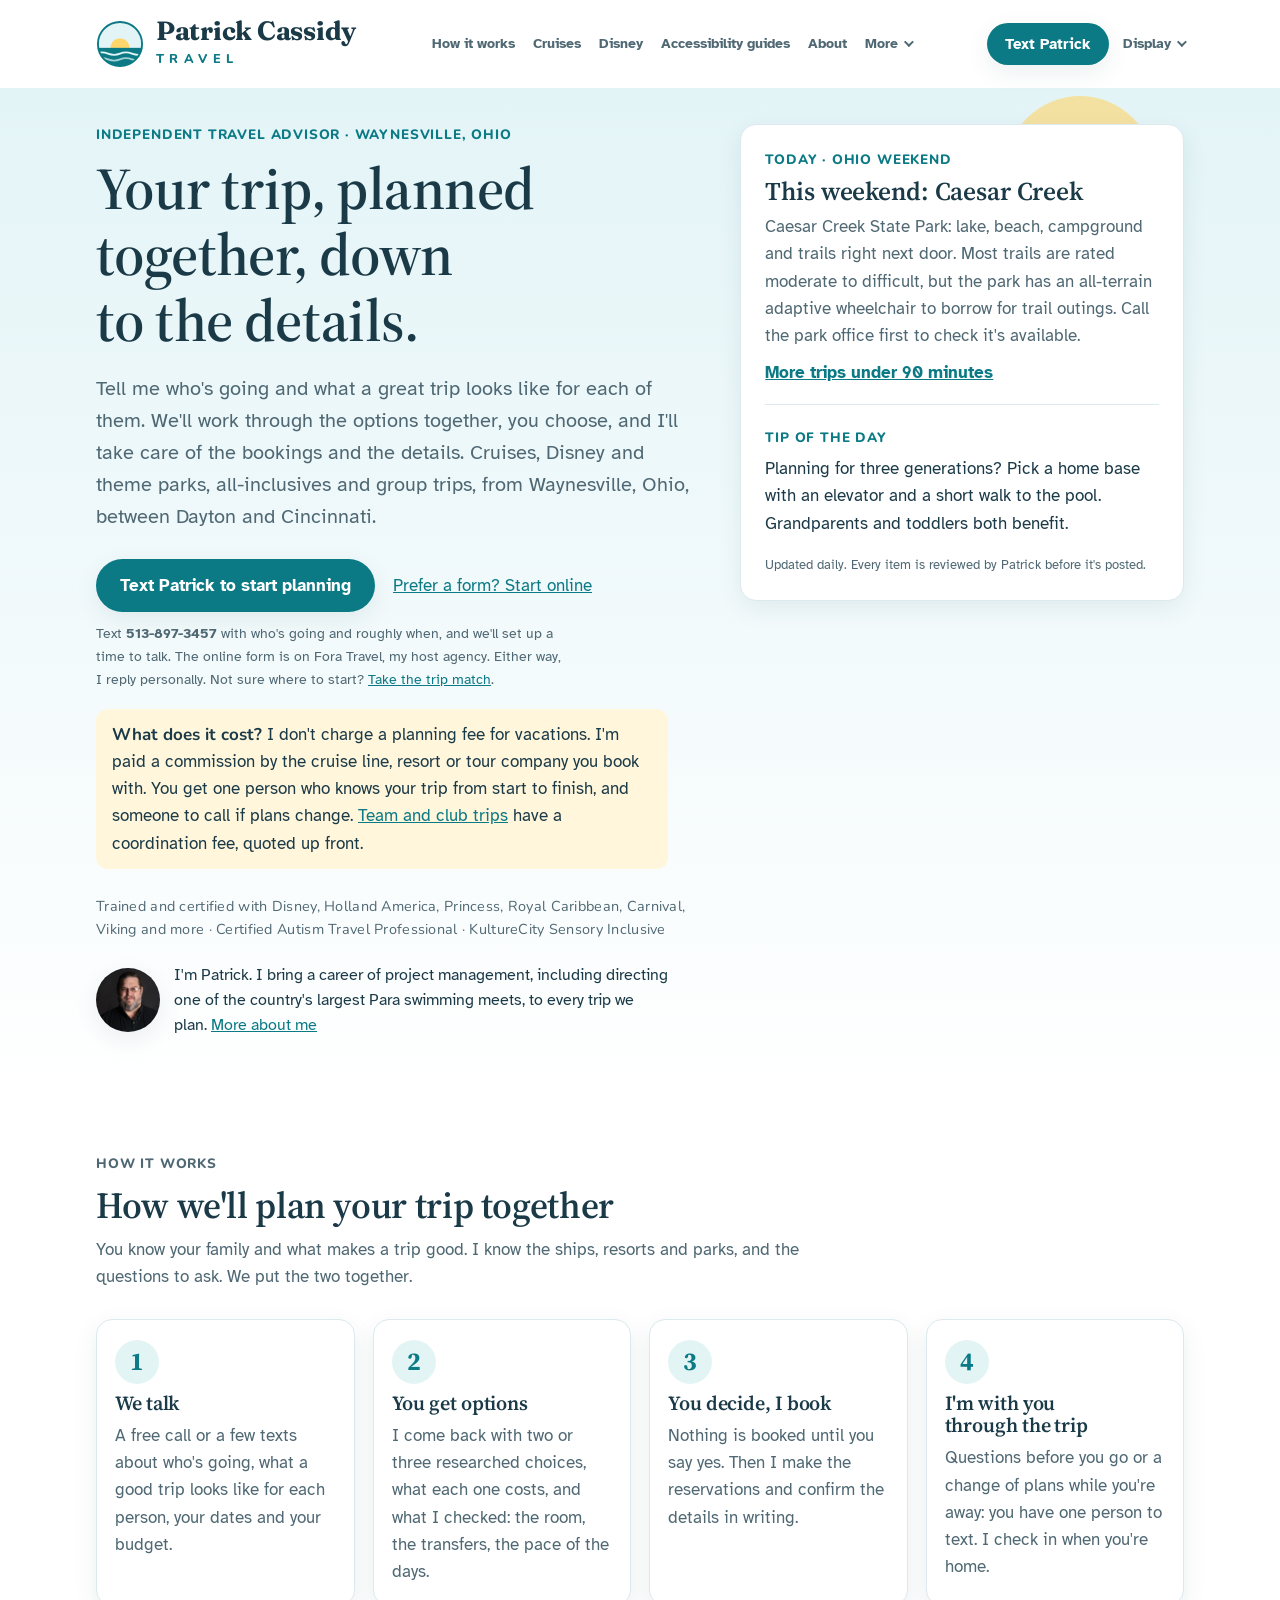
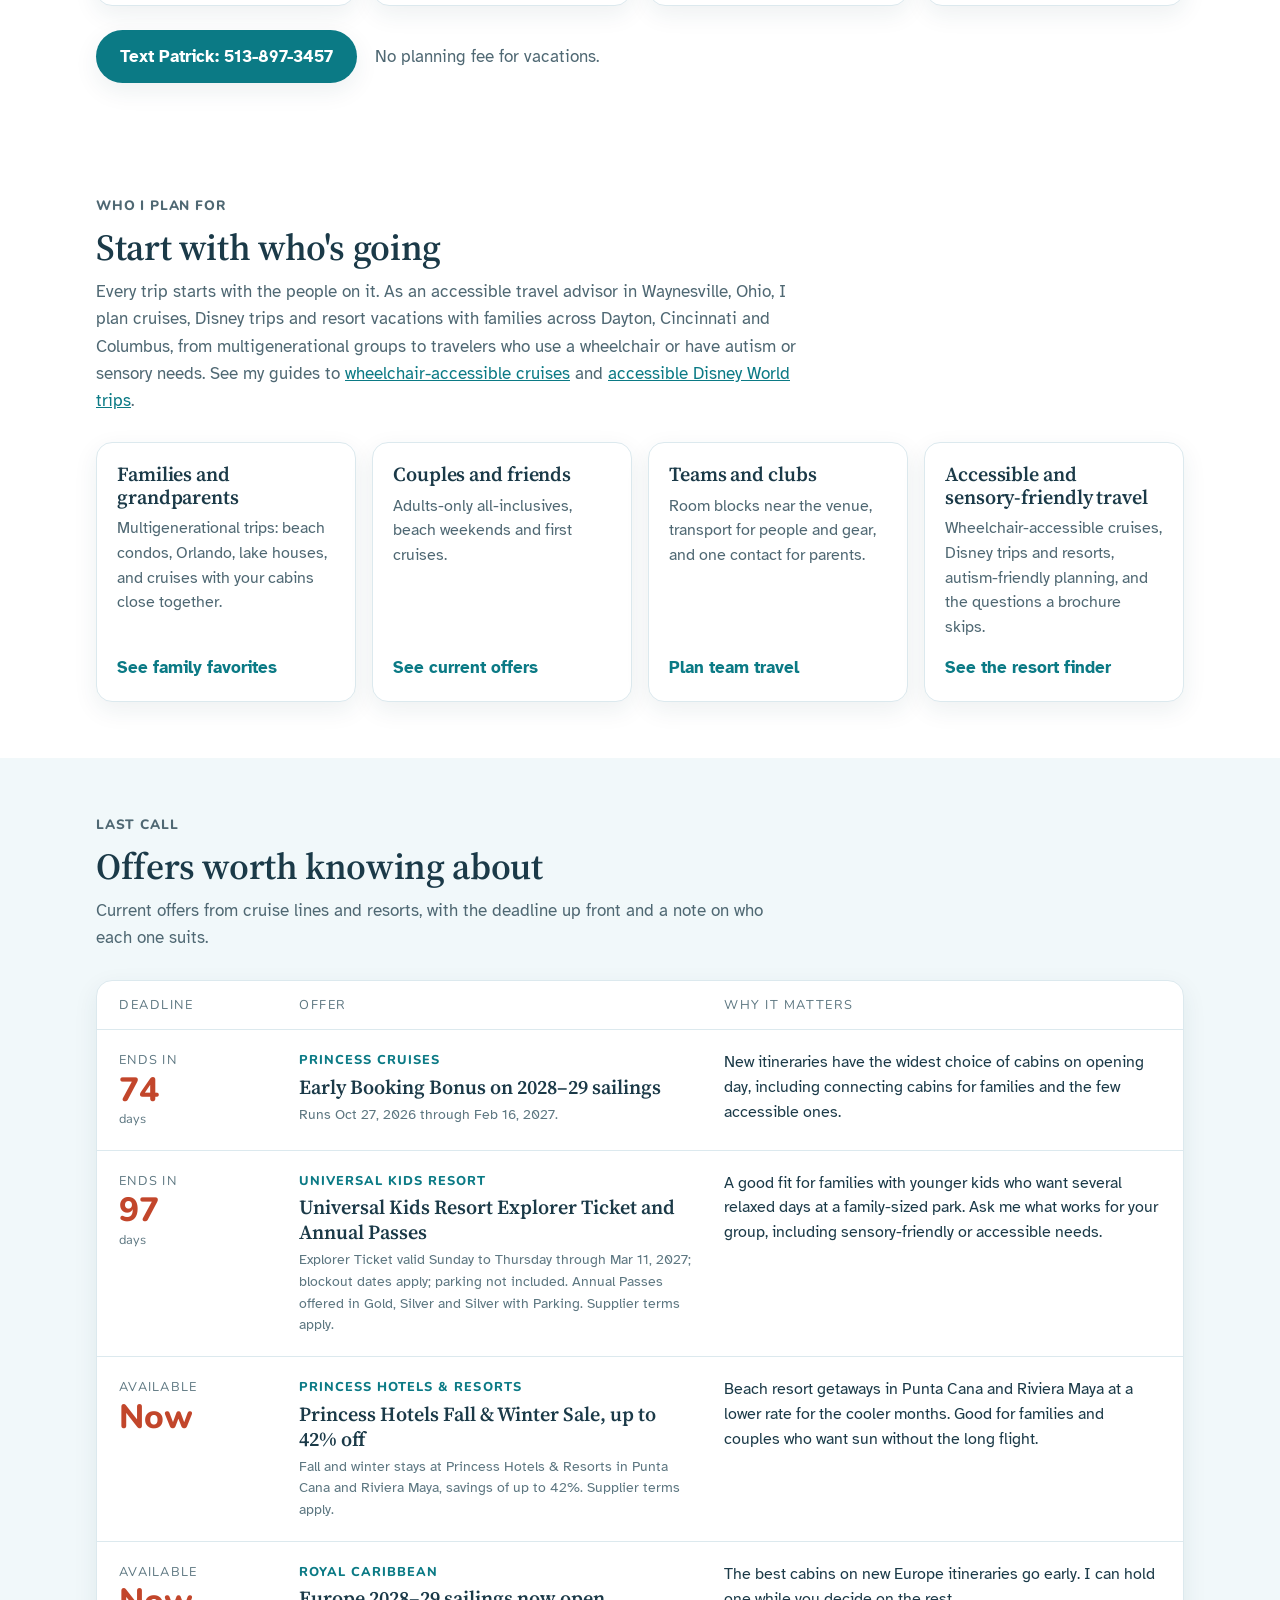
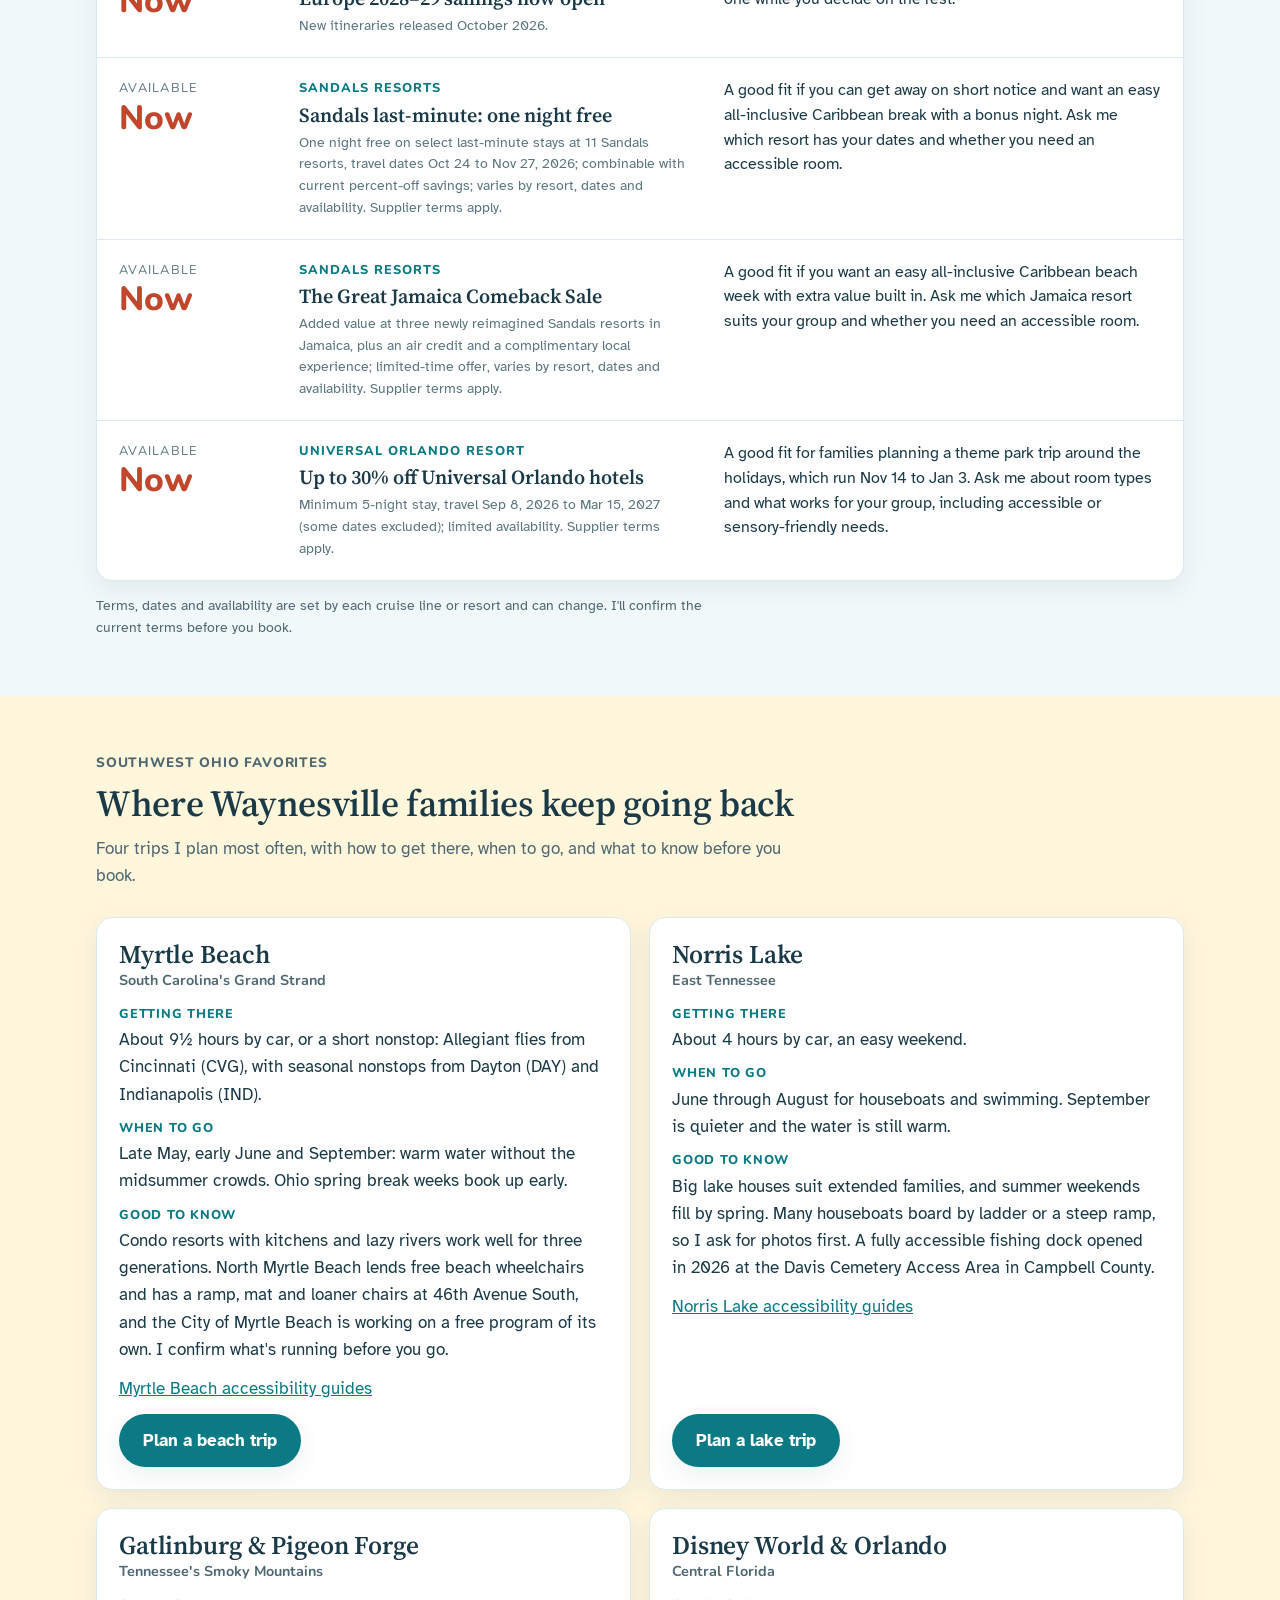
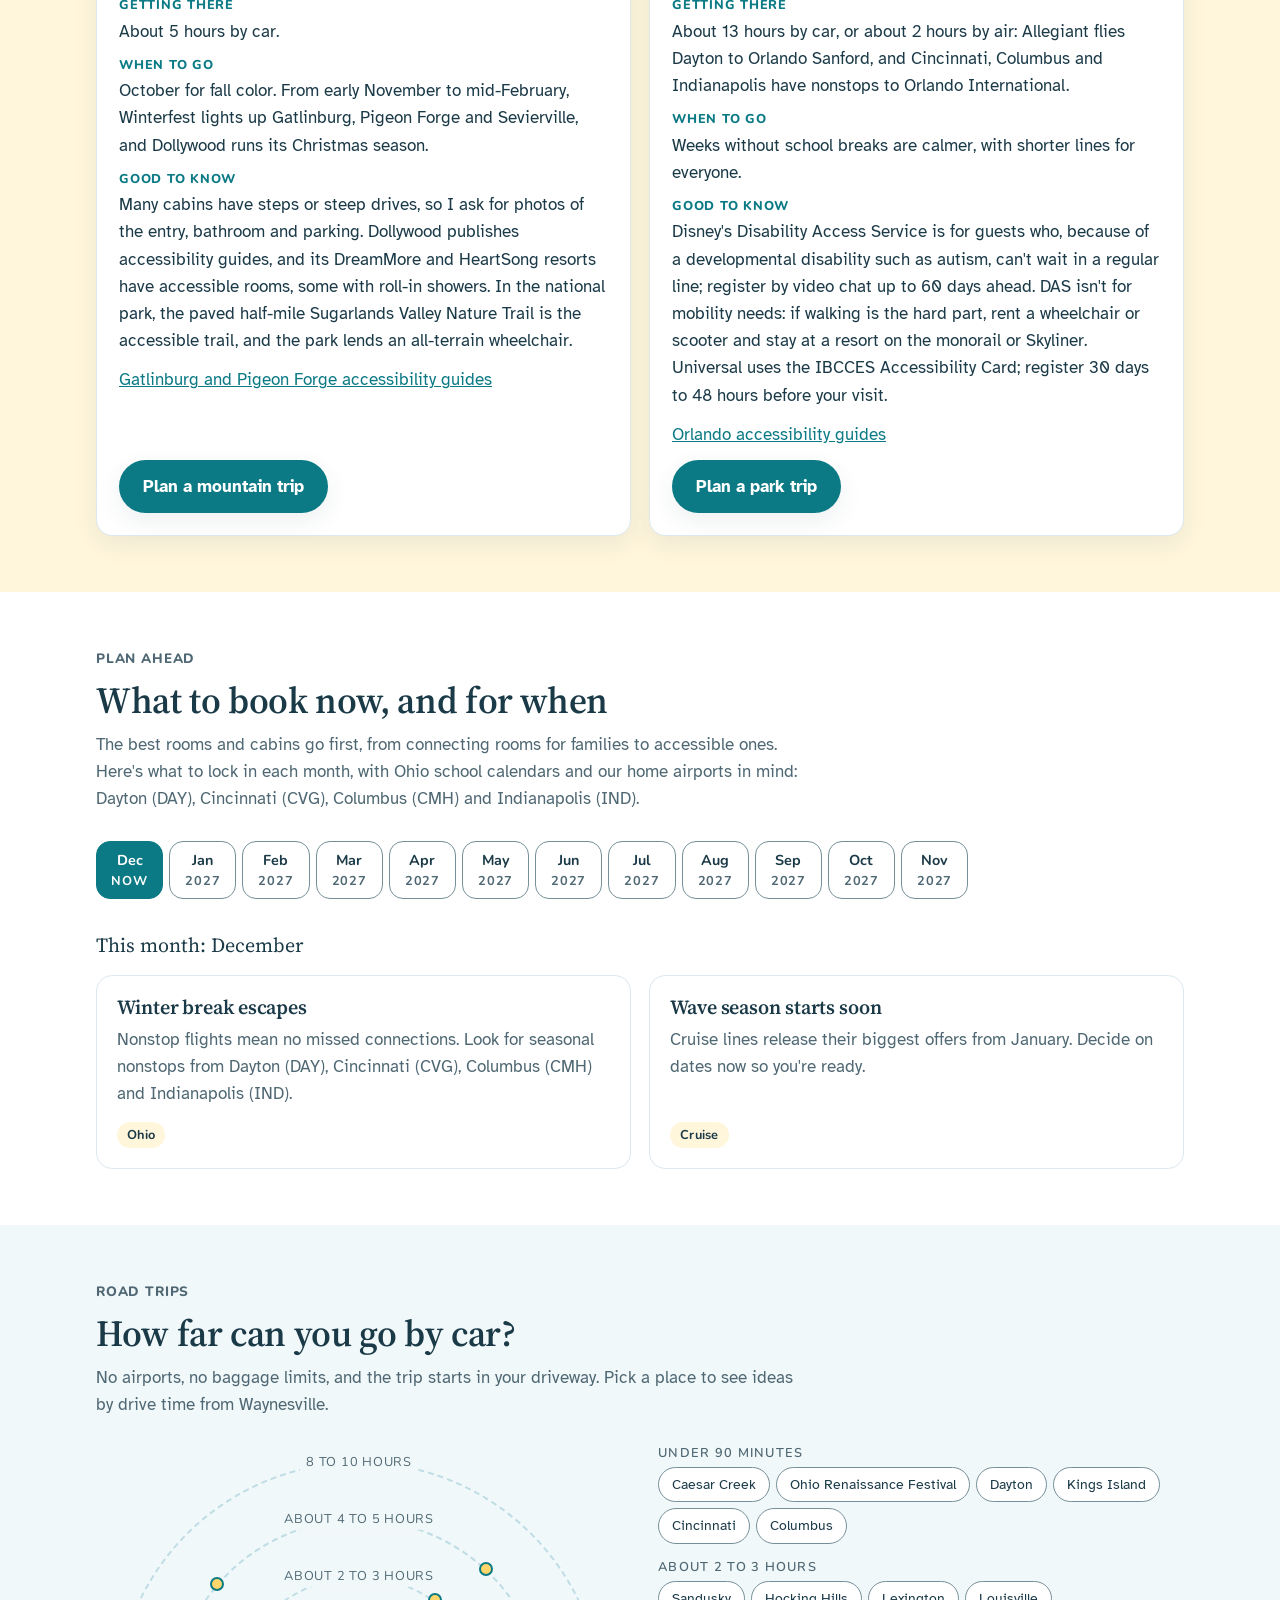
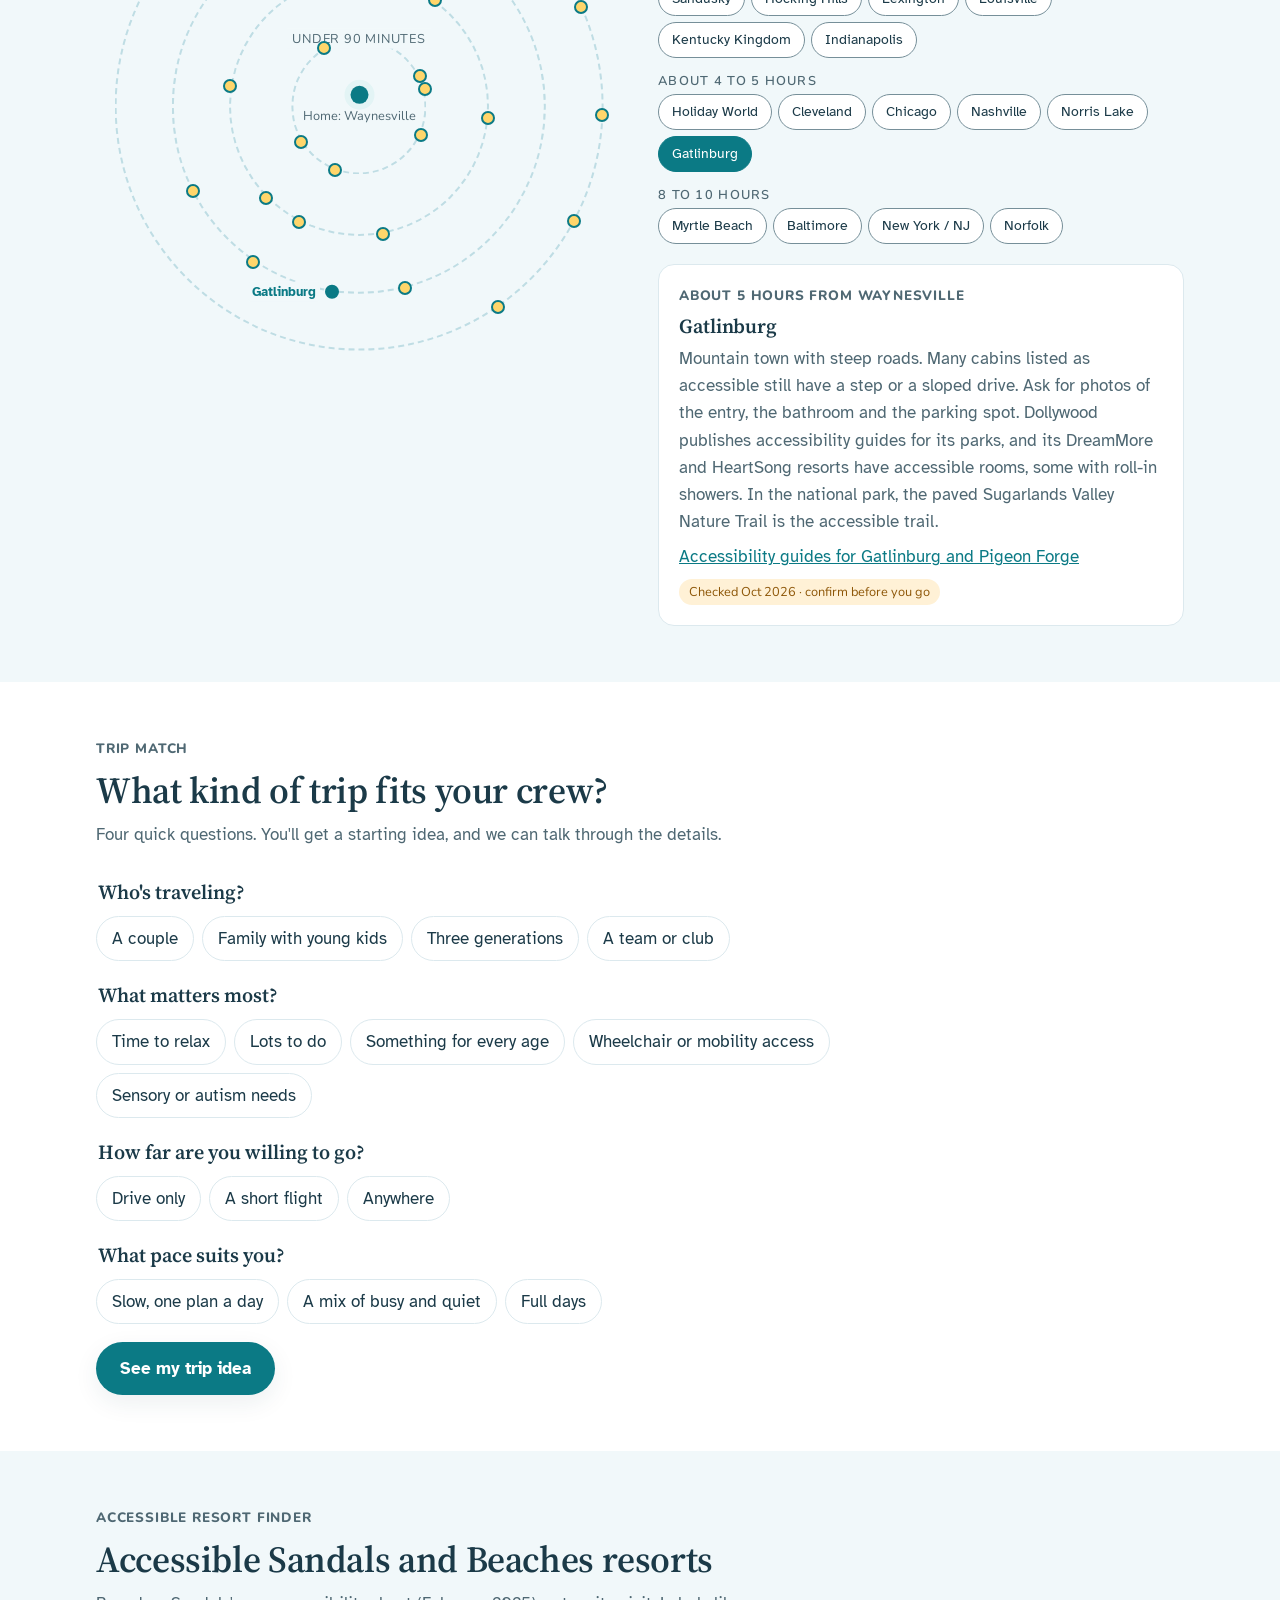
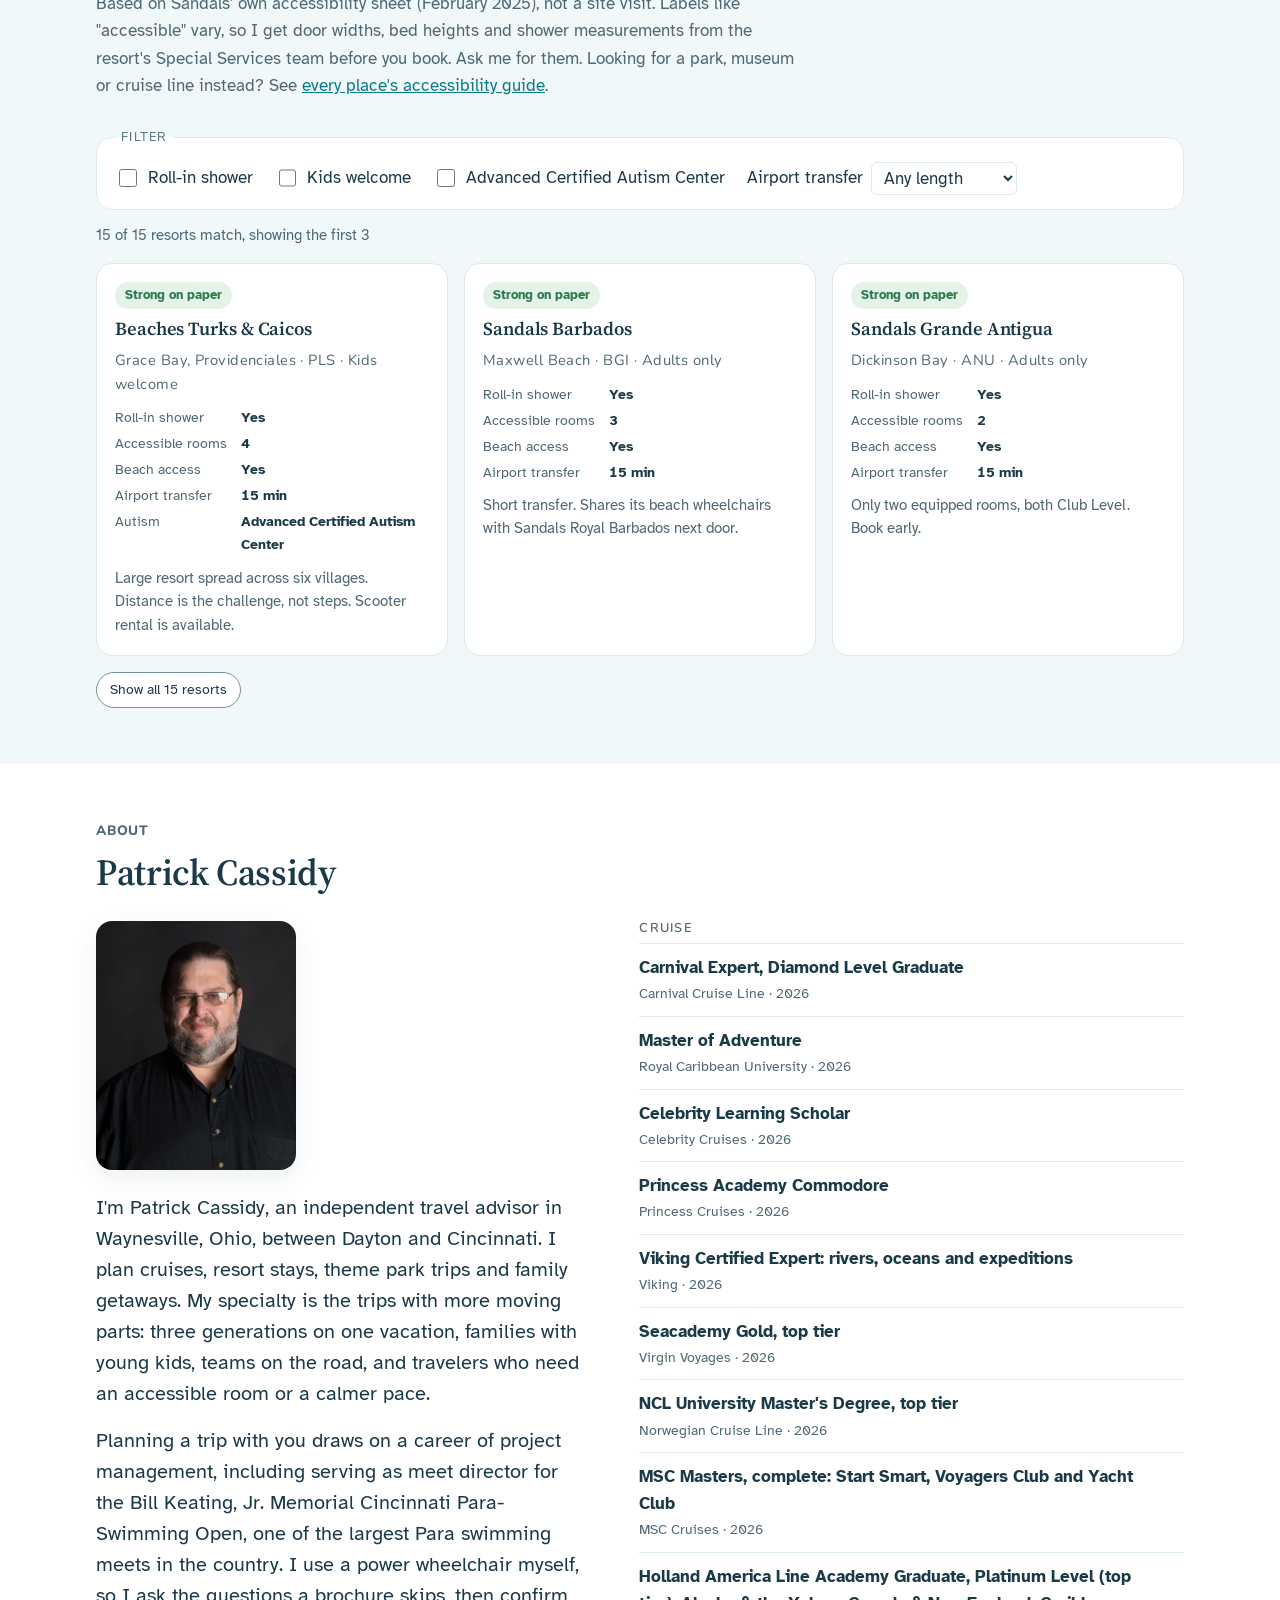
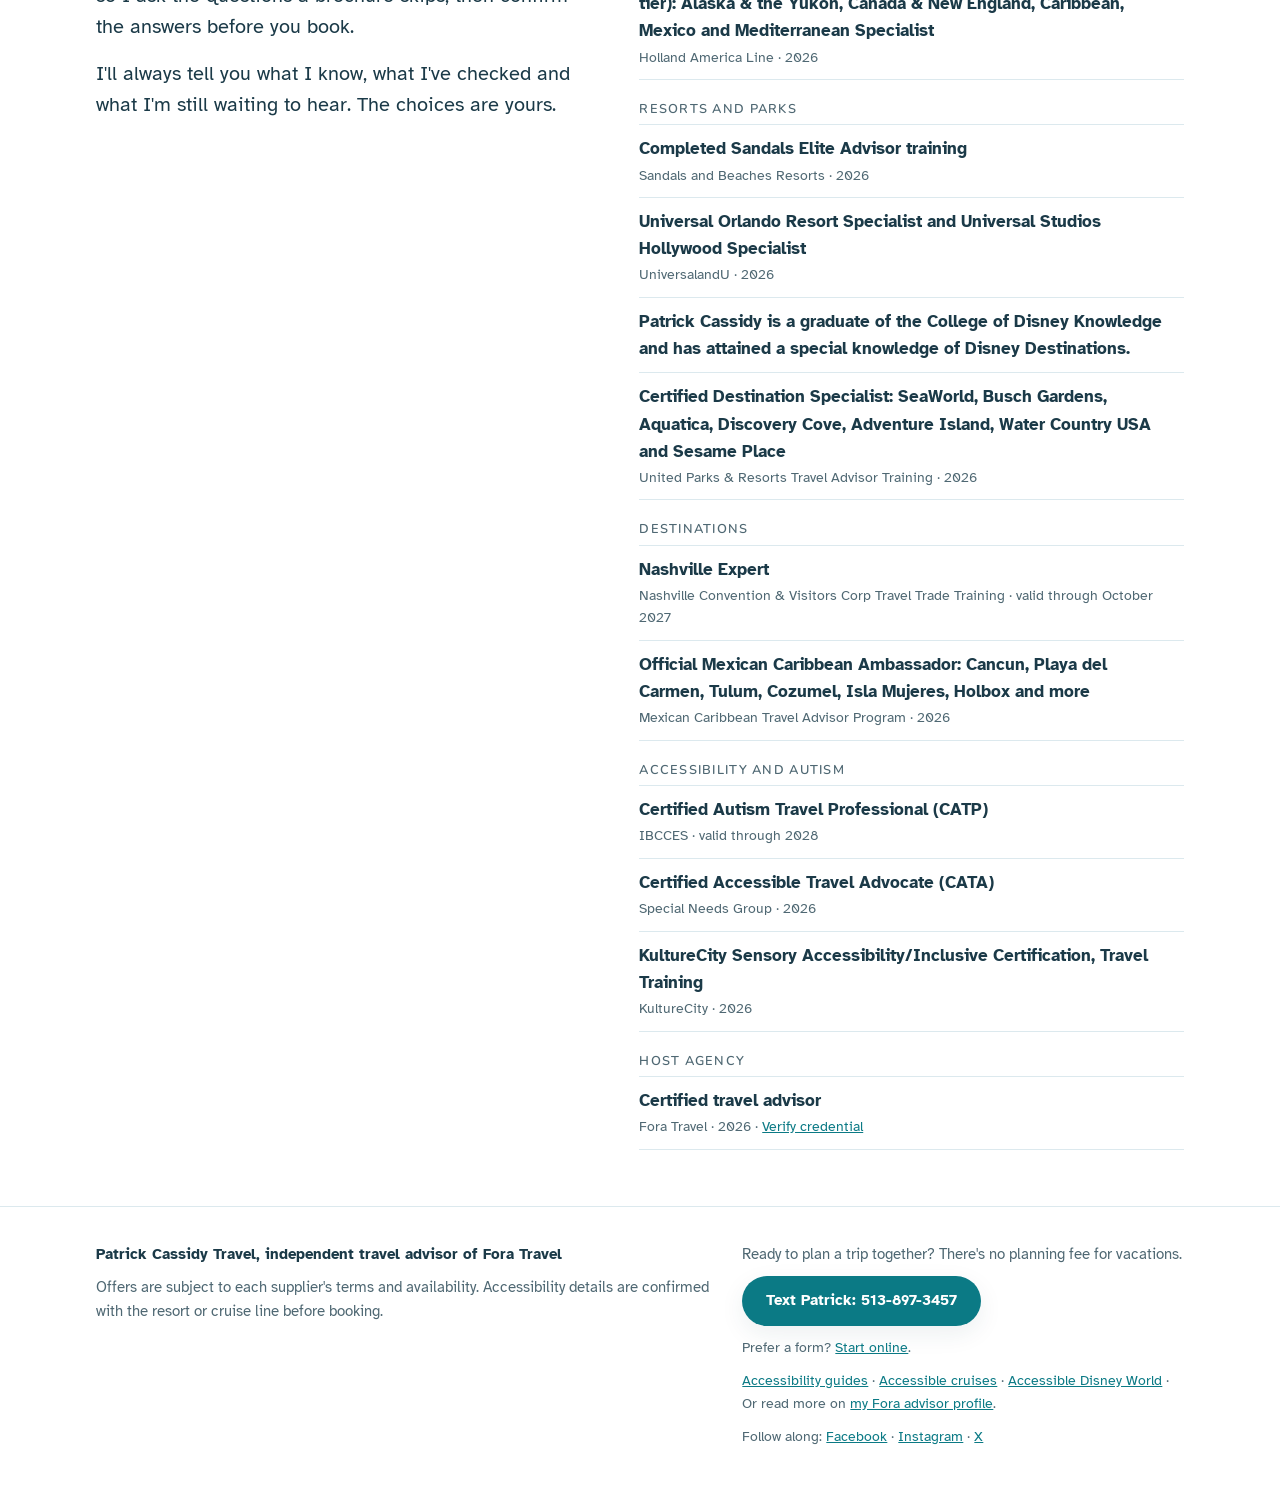
<file: index.html>
<!doctype html>
<html lang="en">
<head>
<meta charset="utf-8">
<meta name="viewport" content="width=device-width, initial-scale=1, viewport-fit=cover">
<meta name="description" content="Accessible travel advisor in Waynesville, Ohio: wheelchair-accessible cruises, Disney and resorts, plus autism-friendly and multigenerational vacations.">
<title>Patrick Cassidy Travel | Accessible Travel Advisor in Ohio</title>
<link rel="icon" href="img/brand/favicon.svg" type="image/svg+xml">
<link rel="apple-touch-icon" href="img/brand/apple-touch-icon.png">
<link rel="canonical" href="https://cassidytravel.org/">
<meta property="og:type" content="website">
<meta property="og:url" content="https://cassidytravel.org/">
<meta property="og:title" content="Patrick Cassidy Travel | Accessible Travel Advisor in Ohio">
<meta property="og:image" content="https://cassidytravel.org/img/patrick-640.jpg">
<meta property="og:description" content="Wheelchair-accessible cruises, Disney trips and resorts, plus autism-friendly and multigenerational vacations, planned from Waynesville, Ohio.">
<script type="application/ld+json">
{
 "@context": "https://schema.org",
 "@type": "TravelAgency",
 "name": "Patrick Cassidy Travel",
 "url": "https://cassidytravel.org/",
 "telephone": "+1-513-897-3457",
 "logo": "https://cassidytravel.org/img/brand/icon-512.png",
 "image": "https://cassidytravel.org/img/patrick-640.jpg",
 "description": "Accessible travel advisor in Waynesville, Ohio, planning wheelchair-accessible cruises, Disney trips and resorts, autism-friendly and sensory-friendly travel, and multigenerational family vacations.",
 "address": {
  "@type": "PostalAddress",
  "addressLocality": "Waynesville",
  "addressRegion": "OH",
  "addressCountry": "US"
 },
 "areaServed": [
  {
   "@type": "City",
   "name": "Waynesville, Ohio"
  },
  {
   "@type": "City",
   "name": "Dayton, Ohio"
  },
  {
   "@type": "City",
   "name": "Cincinnati, Ohio"
  },
  {
   "@type": "City",
   "name": "Columbus, Ohio"
  },
  {
   "@type": "State",
   "name": "Ohio"
  }
 ],
 "founder": {
  "@type": "Person",
  "name": "Patrick Cassidy",
  "jobTitle": "Independent travel advisor of Fora Travel"
 },
 "knowsAbout": [
  "Accessible travel",
  "Wheelchair-accessible cruises",
  "Wheelchair-accessible Disney vacations",
  "Autism-friendly travel",
  "Sensory-friendly travel",
  "Multigenerational family vacations",
  "Cruises",
  "Theme park vacations",
  "All-inclusive resorts",
  "Group and team travel"
 ],
 "sameAs": [
  "https://www.facebook.com/patrickcassidytravel",
  "https://www.instagram.com/patrickcassidytravel/",
  "https://x.com/PatrickCassidy"
 ]
}
</script>
<link rel="preconnect" href="https://fonts.googleapis.com">
<link rel="preconnect" href="https://fonts.gstatic.com" crossorigin>
<link rel="stylesheet" href="https://fonts.googleapis.com/css2?family=Atkinson+Hyperlegible:ital,wght@0,400;0,700;1,400&family=Nunito:wght@400;600;700;800&family=Fraunces:opsz,wght@9..144,700&family=Source+Serif+4:opsz,wght@8..60,600;8..60,700&display=swap">
<link rel="stylesheet" href="styles.css">
</head>
<body>

<a class="skip" href="#main">Skip to content</a>

<header class="head">
  <div class="wrap">
    <a class="mark" href="#top" id="top"><svg class="mark-icon" viewBox="0 0 100 100" aria-hidden="true"><defs><clipPath id="mk"><circle cx="50" cy="50" r="46"/></clipPath></defs><circle cx="50" cy="50" r="46" fill="#E3F4F7"/><g clip-path="url(#mk)"><circle cx="50" cy="58" r="20" fill="#FFD66B"/><rect x="0" y="58" width="100" height="50" fill="#0B7A85"/><path d="M0 70 Q12 65 25 70 T50 70 T75 70 T100 70" stroke="#E3F4F7" stroke-width="3.5" fill="none"/><path d="M0 82 Q12 77 25 82 T50 82 T75 82 T100 82" stroke="#E3F4F7" stroke-width="3.5" fill="none" opacity=".7"/></g><circle cx="50" cy="50" r="46" fill="none" stroke="#0B7A85" stroke-width="4"/></svg><span class="mark-text"><b>Patrick Cassidy</b><span>Travel</span></span></a>
    <nav aria-label="Main"><ul class="nav">
      <li><a href="#how">How it works</a></li>
      <li><a href="cruise-lines.html">Cruises</a></li>
      <li><a href="accessible-disney-world.html">Disney</a></li>
      <li><a href="guides.html"><span class="w-long">Accessibility guides</span><span class="w-short">Guides</span></a></li>
      <li class="hide-sm"><a href="#about">About</a></li>
      <li class="nav-more"><details><summary>More</summary><ul>
        <li><a href="#sales">Current offers</a></li>
        <li><a href="#favorites">Family favorites</a></li>
        <li><a href="#seasonal">What to book now</a></li>
        <li><a href="#drive">Drive trips</a></li>
        <li><a href="#quiz">Trip match</a></li>
        <li><a href="#finder">Accessible resorts</a></li>
        <li><a href="accessible-cruises.html">Accessible cruises</a></li>
        <li><a href="teams.html">Team travel</a></li>
        <li><a href="blog/">Blog</a></li>
        <li class="show-sm"><a href="#about">About</a></li>
      </ul></details></li>
    </ul></nav>
    <div class="head-actions">
      <a class="btn btn-sm" href="sms:+15138973457">Text Patrick</a>
      <details class="display"><summary aria-label="Display options"><span class="w-long">Display</span><span class="w-short" aria-hidden="true">Aa</span></summary>
        <div class="toggles" role="group" aria-label="Display options">
          <span class="has-tip"><button class="pill" id="t-calm" type="button" aria-pressed="false" aria-describedby="tip-calm">Calm mode</button><button class="tip-q" id="q-calm" type="button" aria-label="What does Calm mode do?" aria-expanded="false" aria-controls="tip-calm">?</button><span class="tip" id="tip-calm" role="tooltip">Stops animation and softens colors</span></span>
          <button class="pill" id="t-large" type="button" aria-pressed="false">Larger text</button>
        </div>
      </details>
    </div>
  </div>
</header>

<main id="main">
  <section class="hero" aria-labelledby="hero-h">
    <div class="wrap">
      <div>
        <p class="eyebrow">Independent travel advisor · Waynesville, Ohio</p>
        <h1 id="hero-h">Your trip, planned together, down to the details.</h1>
        <p class="lede">Tell me who's going and what a great trip looks like for each of them. We'll work through the options together, you choose, and I'll take care of the bookings and the details. Cruises, Disney and theme parks, all-inclusives and group trips, from Waynesville, Ohio, between Dayton and Cincinnati.</p>
        <div class="cta-row">
          <a class="btn" href="sms:+15138973457">Text Patrick to start planning</a>
          <a href="https://secure.foratravel.com/intake/AOaJHvy4Ll" target="_blank" rel="noopener">Prefer a form? Start online<span class="sr-only"> (opens in a new tab)</span></a>
        </div>
        <p class="cta-note">Text <b>513-897-3457</b> with who's going and roughly when, and we'll set up a time to talk. The online form is on Fora Travel, my host agency. Either way, I reply personally. Not sure where to start? <a href="#quiz">Take the trip match</a>.</p>
        <p class="cost"><b>What does it cost?</b> I don't charge a planning fee for vacations. I'm paid a commission by the cruise line, resort or tour company you book with. You get one person who knows your trip from start to finish, and someone to call if plans change. <a href="teams.html">Team and club trips</a> have a coordination fee, quoted up front.</p>
        <p class="cred-line">Trained and certified with Disney, Holland America, Princess, Royal Caribbean, Carnival, Viking and more · Certified Autism Travel Professional · KultureCity Sensory Inclusive</p>
        <div class="meet"><img src="img/patrick-320.jpg" width="64" height="64" alt=""><p>I'm Patrick. I bring a career of project management, including directing one of the country's largest Para swimming meets, to every trip we plan. <a href="#about">More about me</a></p></div>
      </div>
      <aside class="today" aria-labelledby="today-h">
        <div>
          <p class="eyebrow" id="today-theme">Today</p>
          <h2 id="today-h">Loading today's feature</h2>
          <p class="body" id="today-body"></p>
          <a class="more" id="today-link" href="#sales">See more</a>
        </div>
        <div class="tipbox">
          <p class="eyebrow">Tip of the day</p>
          <p id="tip-text"></p>
        </div>
        <p class="stamp">Updated daily. Every item is reviewed by Patrick before it's posted.</p>
      </aside>
    </div>
  </section>

  <section class="block how" id="how" aria-labelledby="how-h">
    <div class="wrap">
      <div class="sec-head">
        <p class="eyebrow">How it works</p>
        <h2 id="how-h">How we'll plan your trip together</h2>
        <p>You know your family and what makes a trip good. I know the ships, resorts and parks, and the questions to ask. We put the two together.</p>
      </div>
      <ol class="steps">
        <li><span class="step-n" aria-hidden="true">1</span><h3>We talk</h3><p>A free call or a few texts about who's going, what a good trip looks like for each person, your dates and your budget.</p></li>
        <li><span class="step-n" aria-hidden="true">2</span><h3>You get options</h3><p>I come back with two or three researched choices, what each one costs, and what I checked: the room, the transfers, the pace of the days.</p></li>
        <li><span class="step-n" aria-hidden="true">3</span><h3>You decide, I book</h3><p>Nothing is booked until you say yes. Then I make the reservations and confirm the details in writing.</p></li>
        <li><span class="step-n" aria-hidden="true">4</span><h3>I'm with you through the trip</h3><p>Questions before you go or a change of plans while you're away: you have one person to text. I check in when you're home.</p></li>
      </ol>
      <div class="how-cta"><a class="btn" href="sms:+15138973457">Text Patrick: 513-897-3457</a><span>No planning fee for vacations.</span></div>
    </div>
  </section>

  <section class="block" id="who" aria-labelledby="who-h">
    <div class="wrap">
      <div class="sec-head">
        <p class="eyebrow">Who I plan for</p>
        <h2 id="who-h">Start with who's going</h2>
        <p>Every trip starts with the people on it. As an accessible travel advisor in Waynesville, Ohio, I plan cruises, Disney trips and resort vacations with families across Dayton, Cincinnati and Columbus, from multigenerational groups to travelers who use a wheelchair or have autism or sensory needs. See my guides to <a href="accessible-cruises.html">wheelchair-accessible cruises</a> and <a href="accessible-disney-world.html">accessible Disney World trips</a>.</p>
      </div>
      <div class="who-grid">
        <a class="who" href="#favorites"><h3>Families and grandparents</h3><p>Multigenerational trips: beach condos, Orlando, lake houses, and cruises with your cabins close together.</p><span class="go">See family favorites</span></a>
        <a class="who" href="#sales"><h3>Couples and friends</h3><p>Adults-only all-inclusives, beach weekends and first cruises.</p><span class="go">See current offers</span></a>
        <a class="who" href="teams.html"><h3>Teams and clubs</h3><p>Room blocks near the venue, transport for people and gear, and one contact for parents.</p><span class="go">Plan team travel</span></a>
        <a class="who" href="#finder"><h3>Accessible and sensory-friendly travel</h3><p>Wheelchair-accessible cruises, Disney trips and resorts, autism-friendly planning, and the questions a brochure skips.</p><span class="go">See the resort finder</span></a>
      </div>
    </div>
  </section>

  <section class="block" id="sales" aria-labelledby="sales-h">
    <div class="wrap">
      <div class="sec-head">
        <p class="eyebrow">Last call</p>
        <h2 id="sales-h">Offers worth knowing about</h2>
        <p>Current offers from cruise lines and resorts, with the deadline up front and a note on who each one suits.</p>
      </div>
      <ul class="board" id="board" aria-label="Current offers">
        <li class="hdr" aria-hidden="true"><span>Deadline</span><span>Offer</span><span>Why it matters</span></li>
      </ul>
      <p class="board-foot">Terms, dates and availability are set by each cruise line or resort and can change. I'll confirm the current terms before you book.</p>
    </div>
  </section>

  <section class="block" id="favorites" aria-labelledby="fav-h">
    <div class="wrap">
      <div class="sec-head">
        <p class="eyebrow">Southwest Ohio favorites</p>
        <h2 id="fav-h">Where Waynesville families keep going back</h2>
        <p>Four trips I plan most often, with how to get there, when to go, and what to know before you book.</p>
      </div>
      <div class="fav-grid">
        <article class="fav">
          <div><h3>Myrtle Beach</h3><p class="where">South Carolina's Grand Strand</p></div>
          <dl>
            <div><dt>Getting there</dt><dd>About 9&frac12; hours by car, or a short nonstop: Allegiant flies from Cincinnati (CVG), with seasonal nonstops from Dayton (DAY) and Indianapolis (IND).</dd></div>
            <div><dt>When to go</dt><dd>Late May, early June and September: warm water without the midsummer crowds. Ohio spring break weeks book up early.</dd></div>
            <div><dt>Good to know</dt><dd>Condo resorts with kitchens and lazy rivers work well for three generations. North Myrtle Beach lends free beach wheelchairs and has a ramp, mat and loaner chairs at 46th Avenue South, and the City of Myrtle Beach is working on a free program of its own. I confirm what's running before you go.</dd></div>
          </dl>
          <p><a href="guides.html#myrtle">Myrtle Beach accessibility guides</a></p>
          <a class="btn" href="https://secure.foratravel.com/intake/AOaJHvy4Ll" target="_blank" rel="noopener">Plan a beach trip<span class="sr-only"> (opens in a new tab)</span></a>
        </article>
        <article class="fav">
          <div><h3>Norris Lake</h3><p class="where">East Tennessee</p></div>
          <dl>
            <div><dt>Getting there</dt><dd>About 4 hours by car, an easy weekend.</dd></div>
            <div><dt>When to go</dt><dd>June through August for houseboats and swimming. September is quieter and the water is still warm.</dd></div>
            <div><dt>Good to know</dt><dd>Big lake houses suit extended families, and summer weekends fill by spring. Many houseboats board by ladder or a steep ramp, so I ask for photos first. A fully accessible fishing dock opened in 2026 at the Davis Cemetery Access Area in Campbell County.</dd></div>
          </dl>
          <p><a href="guides.html#norris">Norris Lake accessibility guides</a></p>
          <a class="btn" href="https://secure.foratravel.com/intake/AOaJHvy4Ll" target="_blank" rel="noopener">Plan a lake trip<span class="sr-only"> (opens in a new tab)</span></a>
        </article>
        <article class="fav">
          <div><h3>Gatlinburg &amp; Pigeon Forge</h3><p class="where">Tennessee's Smoky Mountains</p></div>
          <dl>
            <div><dt>Getting there</dt><dd>About 5 hours by car.</dd></div>
            <div><dt>When to go</dt><dd>October for fall color. From early November to mid-February, Winterfest lights up Gatlinburg, Pigeon Forge and Sevierville, and Dollywood runs its Christmas season.</dd></div>
            <div><dt>Good to know</dt><dd>Many cabins have steps or steep drives, so I ask for photos of the entry, bathroom and parking. Dollywood publishes accessibility guides, and its DreamMore and HeartSong resorts have accessible rooms, some with roll-in showers. In the national park, the paved half-mile Sugarlands Valley Nature Trail is the accessible trail, and the park lends an all-terrain wheelchair.</dd></div>
          </dl>
          <p><a href="guides.html#smokies">Gatlinburg and Pigeon Forge accessibility guides</a></p>
          <a class="btn" href="https://secure.foratravel.com/intake/AOaJHvy4Ll" target="_blank" rel="noopener">Plan a mountain trip<span class="sr-only"> (opens in a new tab)</span></a>
        </article>
        <article class="fav">
          <div><h3>Disney World &amp; Orlando</h3><p class="where">Central Florida</p></div>
          <dl>
            <div><dt>Getting there</dt><dd>About 13 hours by car, or about 2 hours by air: Allegiant flies Dayton to Orlando Sanford, and Cincinnati, Columbus and Indianapolis have nonstops to Orlando International.</dd></div>
            <div><dt>When to go</dt><dd>Weeks without school breaks are calmer, with shorter lines for everyone.</dd></div>
            <div><dt>Good to know</dt><dd>Disney's Disability Access Service is for guests who, because of a developmental disability such as autism, can't wait in a regular line; register by video chat up to 60 days ahead. DAS isn't for mobility needs: if walking is the hard part, rent a wheelchair or scooter and stay at a resort on the monorail or Skyliner. Universal uses the IBCCES Accessibility Card; register 30 days to 48 hours before your visit.</dd></div>
          </dl>
          <p><a href="guides.html#orlando">Orlando accessibility guides</a></p>
          <a class="btn" href="https://secure.foratravel.com/intake/AOaJHvy4Ll" target="_blank" rel="noopener">Plan a park trip<span class="sr-only"> (opens in a new tab)</span></a>
        </article>
      </div>
    </div>
  </section>

  <section class="block" id="seasonal" aria-labelledby="season-h">
    <div class="wrap">
      <div class="sec-head">
        <p class="eyebrow">Plan ahead</p>
        <h2 id="season-h">What to book now, and for when</h2>
        <p>The best rooms and cabins go first, from connecting rooms for families to accessible ones. Here's what to lock in each month, with Ohio school calendars and our home airports in mind: Dayton (DAY), Cincinnati (CVG), Columbus (CMH) and Indianapolis (IND).</p>
      </div>
      <div class="months" id="months" role="group" aria-label="Choose a month"></div>
      <p class="season-title" id="season-title"></p>
      <div class="cards2" id="season-cards"></div>
    </div>
  </section>

  <section class="block" id="drive" aria-labelledby="drive-h">
    <div class="wrap">
      <div class="sec-head">
        <p class="eyebrow">Road trips</p>
        <h2 id="drive-h">How far can you go by car?</h2>
        <p>No airports, no baggage limits, and the trip starts in your driveway. Pick a place to see ideas by drive time from Waynesville.</p>
      </div>
      <div class="drive">
        <div class="rings" id="rings" aria-hidden="true">
          <div class="home"><i></i><span id="home-label">Home</span></div>
        </div>
        <div>
          <div class="ring-groups" id="ring-groups"></div>
          <div class="card drive-detail" id="drive-detail" aria-live="polite"></div>
        </div>
      </div>
    </div>
  </section>

  <section class="block" id="quiz" aria-labelledby="quiz-h">
    <div class="wrap">
      <div class="sec-head">
        <p class="eyebrow">Trip match</p>
        <h2 id="quiz-h">What kind of trip fits your crew?</h2>
        <p>Four quick questions. You'll get a starting idea, and we can talk through the details.</p>
      </div>
      <form class="quiz" id="quiz-form" novalidate>
        <fieldset><legend>Who's traveling?</legend><div class="opts" id="q-who"></div></fieldset>
        <fieldset><legend>What matters most?</legend><div class="opts" id="q-need"></div></fieldset>
        <fieldset><legend>How far are you willing to go?</legend><div class="opts" id="q-far"></div></fieldset>
        <fieldset><legend>What pace suits you?</legend><div class="opts" id="q-pace"></div></fieldset>
        <div><button class="btn" type="submit">See my trip idea</button></div>
      </form>
      <div id="q-out" aria-live="polite"></div>
    </div>
  </section>

  <section class="block" id="finder" aria-labelledby="finder-h">
    <div class="wrap">
      <div class="sec-head">
        <p class="eyebrow">Accessible resort finder</p>
        <h2 id="finder-h">Accessible Sandals and Beaches resorts</h2>
        <p>Based on Sandals' own accessibility sheet (February 2025), not a site visit. Labels like "accessible" vary, so I get door widths, bed heights and shower measurements from the resort's Special Services team before you book. Ask me for them. Looking for a park, museum or cruise line instead? See <a href="guides.html">every place's accessibility guide</a>.</p>
      </div>
      <fieldset class="filters">
        <legend>Filter</legend>
        <label for="f-rollin"><input type="checkbox" id="f-rollin"> Roll-in shower</label>
        <label for="f-family"><input type="checkbox" id="f-family"> Kids welcome</label>
        <label for="f-autism"><input type="checkbox" id="f-autism"> Advanced Certified Autism Center</label>
        <label for="f-transfer">Airport transfer
          <select id="f-transfer">
            <option value="999">Any length</option>
            <option value="30">30 min or less</option>
            <option value="60">1 hour or less</option>
            <option value="90">90 min or less</option>
          </select>
        </label>
      </fieldset>
      <p class="count-line" id="count-line" aria-live="polite"></p>
      <div class="results" id="results"></div>
      <button class="pill show-all" id="show-all" type="button" hidden></button>
    </div>
  </section>

  <section class="block" id="about" aria-labelledby="about-h">
    <div class="wrap">
      <div class="sec-head">
        <p class="eyebrow">About</p>
        <h2 id="about-h">Patrick Cassidy</h2>
      </div>
      <div class="about">
        <div class="bio">
          <img class="headshot" src="img/patrick-320.jpg" srcset="img/patrick-320.jpg 320w, img/patrick-640.jpg 640w" sizes="200px" width="320" height="399" alt="Patrick Cassidy" loading="lazy">
          <p>I'm Patrick Cassidy, an independent travel advisor in Waynesville, Ohio, between Dayton and Cincinnati. I plan cruises, resort stays, theme park trips and family getaways. My specialty is the trips with more moving parts: three generations on one vacation, families with young kids, teams on the road, and travelers who need an accessible room or a calmer pace.</p>
          <p>Planning a trip with you draws on a career of project management, including serving as meet director for the Bill Keating, Jr. Memorial Cincinnati Para-Swimming Open, one of the largest Para swimming meets in the country. I use a power wheelchair myself, so I ask the questions a brochure skips, then confirm the answers before you book.</p>
          <p>I'll always tell you what I know, what I've checked and what I'm still waiting to hear. The choices are yours.</p>
        </div>
        <div>
          <div class="cred-group">
            <h3>Cruise</h3>
            <ul class="creds">
              <li><span class="cname">Carnival Expert, Diamond Level Graduate</span><span class="cmeta">Carnival Cruise Line · 2026</span></li>
              <li><span class="cname">Master of Adventure</span><span class="cmeta">Royal Caribbean University · 2026</span></li>
              <li><span class="cname">Celebrity Learning Scholar</span><span class="cmeta">Celebrity Cruises · 2026</span></li>
              <li><span class="cname">Princess Academy Commodore</span><span class="cmeta">Princess Cruises · 2026</span></li>
              <li><span class="cname">Viking Certified Expert: rivers, oceans and expeditions</span><span class="cmeta">Viking · 2026</span></li>
              <li><span class="cname">Seacademy Gold, top tier</span><span class="cmeta">Virgin Voyages · 2026</span></li>
              <li><span class="cname">NCL University Master's Degree, top tier</span><span class="cmeta">Norwegian Cruise Line · 2026</span></li>
              <li><span class="cname">MSC Masters, complete: Start Smart, Voyagers Club and Yacht Club</span><span class="cmeta">MSC Cruises · 2026</span></li>
              <li><span class="cname">Holland America Line Academy Graduate, Platinum Level (top tier): Alaska &amp; the Yukon, Canada &amp; New England, Caribbean, Mexico and Mediterranean Specialist</span><span class="cmeta">Holland America Line · 2026</span></li>
            </ul>
          </div>
          <div class="cred-group">
            <h3>Resorts and parks</h3>
            <ul class="creds">
              <li><span class="cname">Completed Sandals Elite Advisor training</span><span class="cmeta">Sandals and Beaches Resorts · 2026</span></li>
              <li><span class="cname">Universal Orlando Resort Specialist and Universal Studios Hollywood Specialist</span><span class="cmeta">UniversalandU · 2026</span></li>
              <li><span class="cname">Patrick Cassidy is a graduate of the College of Disney Knowledge and has attained a special knowledge of Disney Destinations.</span></li>
              <li><span class="cname">Certified Destination Specialist: SeaWorld, Busch Gardens, Aquatica, Discovery Cove, Adventure Island, Water Country USA and Sesame Place</span><span class="cmeta">United Parks &amp; Resorts Travel Advisor Training · 2026</span></li>
            </ul>
          </div>
          <div class="cred-group">
            <h3>Destinations</h3>
            <ul class="creds">
              <li><span class="cname">Nashville Expert</span><span class="cmeta">Nashville Convention &amp; Visitors Corp Travel Trade Training · valid through October 2027</span></li>
              <li><span class="cname">Official Mexican Caribbean Ambassador: Cancun, Playa del Carmen, Tulum, Cozumel, Isla Mujeres, Holbox and more</span><span class="cmeta">Mexican Caribbean Travel Advisor Program · 2026</span></li>
            </ul>
          </div>
          <div class="cred-group">
            <h3>Accessibility and autism</h3>
            <ul class="creds">
              <li><span class="cname">Certified Autism Travel Professional (CATP)</span><span class="cmeta">IBCCES · valid through 2028</span></li>
              <li><span class="cname">Certified Accessible Travel Advocate (CATA)</span><span class="cmeta">Special Needs Group · 2026</span></li>
              <li><span class="cname">KultureCity Sensory Accessibility/Inclusive Certification, Travel Training</span><span class="cmeta">KultureCity · 2026</span></li>
            </ul>
          </div>
          <div class="cred-group">
            <h3>Host agency</h3>
            <ul class="creds">
              <li><span class="cname">Certified travel advisor</span><span class="cmeta">Fora Travel · 2026 · <a href="https://www.foratravel.com/certification?credential=53e318b0-926c-4953-b778-8c7833af9f55" target="_blank" rel="noopener">Verify credential<span class="sr-only"> (opens in a new tab)</span></a></span></li>
            </ul>
          </div>
        </div>
      </div>
    </div>
  </section>
</main>

<footer class="foot">
  <div class="wrap">
    <div>
      <p class="affil">Patrick Cassidy Travel, independent travel advisor of Fora Travel</p>
      <p style="margin-top:10px">Offers are subject to each supplier's terms and availability. Accessibility details are confirmed with the resort or cruise line before booking.</p>
    </div>
    <div>
      <p>Ready to plan a trip together? There's no planning fee for vacations.</p>
      <p style="margin-top:10px"><a class="btn" href="sms:+15138973457">Text Patrick: 513-897-3457</a></p>
      <p style="margin-top:10px;font-size:.9rem">Prefer a form? <a href="https://secure.foratravel.com/intake/AOaJHvy4Ll" target="_blank" rel="noopener">Start online<span class="sr-only"> (opens in a new tab)</span></a>.</p>
      <p style="margin-top:10px;font-size:.9rem"><a href="guides.html">Accessibility guides</a> · <a href="accessible-cruises.html">Accessible cruises</a> · <a href="accessible-disney-world.html">Accessible Disney World</a> · Or read more on <a href="https://www.foratravel.com/advisor/patrick-cassidy" target="_blank" rel="noopener">my Fora advisor profile<span class="sr-only"> (opens in a new tab)</span></a>.</p>
      <p style="margin-top:10px;font-size:.9rem">Follow along: <a href="https://www.facebook.com/patrickcassidytravel" target="_blank" rel="noopener">Facebook<span class="sr-only"> (opens in a new tab)</span></a> · <a href="https://www.instagram.com/patrickcassidytravel/" target="_blank" rel="noopener">Instagram<span class="sr-only"> (opens in a new tab)</span></a> · <a href="https://x.com/PatrickCassidy" target="_blank" rel="noopener">X<span class="sr-only"> (opens in a new tab)</span></a></p>
    </div>
  </div>
</footer>

<script src="site.js"></script>
<script>
(function(){
  var root = document.documentElement;
  var FORA = "https://secure.foratravel.com/intake/AOaJHvy4Ll";
  var store = {
    get: function(k){ try { return localStorage.getItem(k); } catch(e){ return null; } },
    set: function(k,v){ try { localStorage.setItem(k,v); } catch(e){} }
  };

  /* dates */
  var now = new Date();
  var today = new Date(now.getFullYear(), now.getMonth(), now.getDate());
  function parse(s){ var p = s.split("-").map(Number); return new Date(p[0], p[1]-1, p[2]); }
  function daysUntil(s){ return Math.round((parse(s) - today) / 86400000); }
  /* hero date removed 2026-11-18: the eyebrow is static now */

  /* sales */
  var live = [];
  function renderSales(SALES){
  function status(s){
    if (s.start && daysUntil(s.start) > 0){ var a = daysUntil(s.start); return {label:"Opens in", n:String(a), unit:a===1?"day":"days", order:2, sort:a}; }
    if (s.end){ var b = daysUntil(s.end); if (b < 0) return null;
      if (b === 0) return {label:"Last day", n:"Today", unit:"", order:0, sort:0};
      return {label:"Ends in", n:String(b), unit:b===1?"day":"days", order:1, sort:b}; }
    return {label:"Available", n:"Now", unit:"", order:3, sort:0};
  }
  live = SALES.map(function(s){ return {s:s, st:status(s)}; }).filter(function(x){ return x.st; })
    .sort(function(a,b){ return a.st.order - b.st.order || a.st.sort - b.st.sort; });
  var board = document.getElementById("board");
  live.forEach(function(x){
    var li = document.createElement("li");
    li.innerHTML =
      '<div class="when"><span class="when-label">'+x.st.label+'</span><span class="count"'+(/^\d+$/.test(x.st.n)?' data-num':'')+'>'+x.st.n+'</span><span class="when-unit">'+x.st.unit+'</span></div>'+
      '<div class="what"><span class="brand">'+x.s.brand+'</span><span class="title">'+x.s.title+'</span><span class="terms">'+x.s.terms+'</span></div>'+
      '<div class="why"><span class="why-label">Why it matters</span>'+x.s.why+'</div>';
    board.appendChild(li);
  });
  if (!live.length){
    /* no live offers (or the feed failed): hide the section and its menu link rather than show an empty board */
    document.getElementById("sales").hidden = true;
    Array.prototype.forEach.call(document.querySelectorAll('.nav a[href="#sales"]'), function(a){ a.closest("li").hidden = true; });
    Array.prototype.forEach.call(document.querySelectorAll('.who[href="#sales"]'), function(a){ a.href = "#how"; a.querySelector(".go").textContent = "See how we plan together"; });
  }
  /* split-flap settle, once on load */
  if (!root.hasAttribute("data-calm")){
    Array.prototype.forEach.call(document.querySelectorAll(".count[data-num]"), function(el, i){
      var final = el.textContent, t = 0;
      var id = setInterval(function(){
        t++;
        if (t > 7 + i*3 || root.hasAttribute("data-calm")){ clearInterval(id); el.textContent = final; return; }
        var r = ""; for (var k=0;k<final.length;k++) r += Math.floor(Math.random()*10);
        el.textContent = r;
      }, 60);
    });
  }
  }

  /* tips */
  var TIPS = [
    "For a cruise, fly into the port city the day before. A delayed flight shouldn't cost you the trip.",
    "Check passport expiration dates now. Many countries want at least six months left on your passport when you arrive.",
    "Planning for three generations? Pick a home base with an elevator and a short walk to the pool. Grandparents and toddlers both benefit.",
    "Ask for bathroom details in inches, not the word \"accessible.\" Door width, shower entry and grab-bar placement tell you more than a label.",
    "Popular shore excursions sell out. Book the ones you care about as soon as your cruise line opens them.",
    "Renting a scooter or wheelchair for a cruise? Special Needs Group can deliver it to your stateroom, so it's waiting when you board.",
    "Traveling with little kids? Book connecting rooms or a suite instead of one crowded room. Everyone sleeps better.",
    "Beaches Negril and Beaches Turks & Caicos are Advanced Certified Autism Centers, with kids camp staff trained through IBCCES.",
    "Take a photo of your bags and of what's packed inside before you check them. It speeds up any lost-luggage claim.",
    "For a child who needs predictability, make a picture schedule of travel day: car, airport, security, plane, hotel.",
    "At a big all-inclusive, ask how far your room is from the main pool and restaurants. On large resorts, the walk adds up.",
    "Check what your travel insurance covers before you buy: cancellation, medical care away from home, and any equipment you travel with."
  ];
  var doy = Math.floor((today - new Date(today.getFullYear(), 0, 0)) / 86400000);
  var tipToday = TIPS[doy % TIPS.length];
  document.getElementById("tip-text").textContent = tipToday;

  /* seasonal */
  var SEASON = {
    0:[{t:"Wave season is here",b:"January through March is when cruise lines release their biggest offers. Watch the sales board.",n:["Cruise"]},
       {t:"Quieter weeks at the Orlando parks",b:"Weeks without school breaks are calmer, with shorter lines for everyone.",n:["Family"]},
       {t:"Myrtle Beach for spring break",b:"Ohio spring break weeks fill the condo resorts first. Book now for the best units near the water.",n:["Ohio","Family"]}],
    1:[{t:"Last call for spring break",b:"Rooms and flights for spring break dates are going fast. Lock yours in this month.",n:["Family"]},
       {t:"Summer family reunions",b:"Book connecting or adjoining rooms early. Large groups need them more than anyone.",n:["Multi-gen"]},
       {t:"Summer at Norris Lake",b:"Lake houses and houseboats for June through August weekends book by spring, especially the big ones for extended families.",n:["Drive trip","Multi-gen"]}],
    2:[{t:"Summer cruises with the grandparents",b:"Pick ships with plenty of elevators and a calm adults' area, then book cabins close to them.",n:["Multi-gen","Cruise"]},
       {t:"Insurance before storm season",b:"Buy travel insurance before summer Caribbean trips, and make sure it covers any medical equipment you bring.",n:["Caribbean"]}],
    3:[{t:"Great Lakes cruises from Cleveland",b:"Small ships call at Cleveland in summer. Cabins on these small ships are limited, so ask now.",n:["Ohio","Cruise"]},
       {t:"Summer at the Orlando theme parks",b:"Book dining, and any accessibility services you need, as early as each park allows.",n:["Family","Sensory"]}],
    4:[{t:"Adaptive sports travel season",b:"Summer tournaments mean team travel. Lock in a room block near the venue early, with accessible rooms inside it if your team needs them.",n:["Adaptive sports"]},
       {t:"Drive-to cruise ports",b:"Baltimore is about eight hours from Waynesville. No flight to catch, and you can pack what you like.",n:["Ohio","Cruise"]},
       {t:"Myrtle Beach before the crowds",b:"Late May and early June bring warm water without midsummer crowds. Seasonal nonstops from Dayton typically start around then.",n:["Ohio","Family"]}],
    5:[{t:"What hurricane season means",b:"Atlantic hurricane season runs June 1 through November 30. Flexible bookings and good insurance matter more now.",n:["Caribbean"]},
       {t:"Plan around the heat",b:"Midday heat is hard on many travelers. Schedule outdoor time for mornings.",n:["Multi-gen"]}],
    6:[{t:"Fall break planning",b:"Ohio districts set their own fall breaks. Check yours before you book.",n:["Ohio","Family"]},
       {t:"Holiday sailings",b:"Accessible cabins on Thanksgiving and December sailings go early.",n:["Cruise"]}],
    7:[{t:"Fall at the Orlando parks",b:"Fall weekdays are often calmer once schools are back in session.",n:["Sensory","Family"]},
       {t:"Smoky Mountains color",b:"Fall color usually peaks in October. Book accessible lodging in the mountains now.",n:["Drive trip"]}],
    8:[{t:"Next summer's cabins",b:"Alaska and Europe for next summer open up. The best cabins go first.",n:["Cruise"]},
       {t:"Holiday events with quiet hours",b:"The Columbus Zoo has run sensory-friendly Santa visits and light strolls in past Decembers. Check this year's dates before you book.",n:["Sensory"]},
       {t:"Ohio Renaissance Festival weekends",b:"Ten minutes from Waynesville, weekends and Labor Day into early November. The festival's accessibility guide covers terrain, restrooms and the loudest show times, so check it before you go.",n:["Ohio","Drive trip"]},
       {t:"Norris Lake in September",b:"After Labor Day the coves quiet down and the water stays warm. Good for grandparents who want the lake without the crowds.",n:["Drive trip","Multi-gen"]}],
    9:[{t:"Hold summer 2027 Alaska cabins now",b:"Summer Alaska sailings sell early, especially balcony, connecting and accessible cabins. Hold one now and choose excursions later.",n:["Cruise","Multi-gen"]},
       {t:"Holiday events with quiet hours",b:"The Columbus Zoo has run sensory-friendly Santa visits and light strolls in past Decembers. Check this year's dates, then plan the trip around them.",n:["Sensory","Family"]}],
    10:[{t:"Plan Ohio spring break now",b:"Ohio districts set their own spring breaks. Check yours, then book flights and accessible rooms around it.",n:["Ohio","Family"]},
        {t:"A trip as a gift",b:"A planned trip makes a good gift for grandparents. Start with a date and a place; the details can come later.",n:["Multi-gen"]},
        {t:"Smoky Mountain Winterfest",b:"Gatlinburg, Pigeon Forge and Sevierville light up from early November to mid-February. Book step-free cabins early; they go first.",n:["Drive trip","Multi-gen"]}],
    11:[{t:"Winter break escapes",b:"Nonstop flights mean no missed connections. Look for seasonal nonstops from Dayton (DAY), Cincinnati (CVG), Columbus (CMH) and Indianapolis (IND).",n:["Ohio"]},
        {t:"Wave season starts soon",b:"Cruise lines release their biggest offers from January. Decide on dates now so you're ready.",n:["Cruise"]}]
  };
  var MONTHS = ["January","February","March","April","May","June","July","August","September","October","November","December"];
  var monthsEl = document.getElementById("months");
  var selMonth = today.getMonth();
  function renderSeason(){
    Array.prototype.forEach.call(monthsEl.children, function(b){ b.setAttribute("aria-pressed", Number(b.dataset.m) === selMonth ? "true" : "false"); });
    document.getElementById("season-title").textContent = (selMonth === today.getMonth() ? "This month: " : "") + MONTHS[selMonth];
    document.getElementById("season-cards").innerHTML = SEASON[selMonth].map(function(c){
      return '<article class="card"><h3>'+c.t+'</h3><p>'+c.b+'</p><div class="tags">'+c.n.map(function(x){return '<span class="tag">'+x+'</span>';}).join("")+'</div></article>';
    }).join("");
  }
  for (var i=0;i<12;i++){
    var d = new Date(today.getFullYear(), today.getMonth()+i, 1);
    var b = document.createElement("button");
    b.type = "button"; b.className = "mbtn"; b.dataset.m = d.getMonth();
    b.innerHTML = MONTHS[d.getMonth()].slice(0,3) + '<small>' + (i===0 ? "Now" : d.getFullYear()) + '</small>';
    b.addEventListener("click", function(){ selMonth = Number(this.dataset.m); renderSeason(); });
    monthsEl.appendChild(b);
  }
  renderSeason();

  /* drive rings, centered on Waynesville */
  var RINGS = [{r:.26, label:"Under 90 minutes"},{r:.50, label:"About 2 to 3 hours"},{r:.72, label:"About 4 to 5 hours"},{r:.94, label:"8 to 10 hours"}];
  var DEST = [
    {id:"caesar", name:"Caesar Creek", ring:0, ang:115, time:"About 10 min", note:"Caesar Creek State Park: lake, beach, campground and trails right next door. Most trails are rated moderate to difficult, but the park has an all-terrain adaptive wheelchair to borrow for trail outings. Call the park office first to check it's available.", link:"guides.html#waynesville", linkText:"Accessibility guides for Waynesville and Dayton"},
    {id:"renfest", name:"Ohio Renaissance Festival", short:"RenFest", ring:0, ang:75, time:"About 10 min", note:"Weekends and Labor Day from early September to the start of November, 10:30 am to 7 pm. Paths are gravel and grass with a few steep hills, and the festival's accessibility guide shows a route around the two steepest. All eight restrooms have an accessible stall. Expect loud moments: the 10:30 opening cannon, stunt gunfire and the armored joust. The on-site scooter rental ended partway through the 2026 season, so plan to bring your own chair or scooter. ASL interpretation runs one weekend a year.", link:"https://renfestival.com/accessibility-at-the-ohio-renaissance-festival/", linkText:"Read the festival's accessibility guide"},
    {id:"dayton", name:"Dayton", ring:0, ang:330, time:"About 35 min", note:"The National Museum of the U.S. Air Force: free admission and parking, all indoors, and free loaner wheelchairs and motorized carts while they last. A good rainy-day pick for mixed ages. The theater and flight simulators cost extra.", link:"guides.html#waynesville", linkText:"Accessibility guides for Waynesville and Dayton"},
    {id:"mason", name:"Kings Island", ring:0, ang:238, time:"About 30 min", note:"Kings Island and the waterpark resorts in Mason. Kings Island publishes a Guest Accessibility Guide and runs an Attraction Accessibility Program, registered through the IBCCES Accessibility Card. Check the current rules before you go.", link:"guides.html#cincinnati", linkText:"Accessibility guides for Cincinnati and Mason"},
    {id:"cincy", name:"Cincinnati", ring:0, ang:200, time:"About 50 min", note:"Zoo, riverfront parks, and the aquarium across the river in Newport. Ask each attraction about sensory bags and quiet rooms.", link:"guides.html#cincinnati", linkText:"Accessibility guides for Cincinnati and Northern Kentucky"},
    {id:"cbus", name:"Columbus", ring:0, ang:63, time:"About 1 hr 15 min", note:"The Columbus Zoo has held Quiet Hours on the first Sunday morning of each month, and the COSI science center lends free sensory bags with noise-cancelling headphones and fidgets. Check each one's calendar when you plan your dates.", link:"guides.html#columbus", linkText:"Accessibility guides for Columbus"},
    {id:"sandusky", name:"Sandusky", ring:1, ang:35, time:"About 2 hr 45 min", note:"Indoor waterpark resorts for winter weekends. Kalahari's Sandusky resort is certified sensory friendly by the nonprofit Sensory City, with a sensory room and loaner kits such as noise-cancelling headphones. Ask for them at check-in.", link:"guides.html#sandusky", linkText:"Accessibility guides for Sandusky"},
    {id:"hocking", name:"Hocking Hills", ring:1, ang:95, time:"About 2 hr 15 min", note:"Cabins, caves and forest. The lower trail at Ash Cave is paved and works for wheelchairs and strollers as far as the cave and waterfall; the loop beyond it climbs steep steps. Cabin entries vary a lot, so ask for photos.", link:"guides.html#hocking", linkText:"Accessibility guides for Hocking Hills"},
    {id:"lex", name:"Lexington", ring:1, ang:170, time:"About 1 hr 50 min", note:"Horse farm tours. Ask each farm about ground surfaces, since gravel and grass are common.", link:"guides.html#kentucky", linkText:"Accessibility guides for Lexington"},
    {id:"louisville", name:"Louisville", ring:1, ang:225, time:"About 2 hours", note:"Riverfront, museums and the Kentucky Derby Museum. Hotels fill early in Derby season.", link:"guides.html#kentucky", linkText:"Accessibility guides for Louisville"},
    {id:"kykingdom", name:"Kentucky Kingdom", short:"KY Kingdom", ring:1, ang:207, time:"About 2 hours", note:"A theme park and the Hurricane Bay water park in Louisville, open seasonally from spring through fall. Each ride's requirements are in the park's Accessibility & Rider Requirement Guide, online and at Guest Services. Wheelchairs and scooters rent near the front gate, and scooters can be reserved online. You're welcome to bring your own chair or scooter.", link:"https://www.kentuckykingdom.com/Accessibility", linkText:"Read the park's accessibility page"},
    {id:"indy", name:"Indianapolis", short:"Indy", ring:1, ang:279, time:"About 2 hours", note:"Flat downtown, a very large children's museum, and many hotels with accessible rooms near the convention center.", link:"guides.html#indianapolis", linkText:"Accessibility guides for Indianapolis"},
    {id:"holiday", name:"Holiday World", side:"right", ring:2, ang:243, time:"About 3 hr 30 min", note:"Two parks in Santa Claus, Indiana: Holiday World and the Splashin' Safari water park. The park's 2026 Accessibility Guide, made with Easterseals Rehabilitation Center of Evansville, rates every ride for sound, sight, touch, movement and splash. Ask at Holiday World Services, just inside the front gate, about the Ride Boarding Pass. There's a sensory Calming Room, every restaurant and gift shop is wheelchair accessible, and family restrooms are in both parks.", link:"https://holidayworld.com/park-info/accessibility/", linkText:"Read the park's accessibility guide"},
    {id:"cle", name:"Cleveland", ring:2, ang:43, time:"About 3 hr 45 min", note:"The Rock & Roll Hall of Fame, the lakefront, and the Cleveland Museum of Art, where general admission is always free (some special exhibitions cost extra). Small-ship Great Lakes cruises call here during the season, which opened in late April this year.", link:"guides.html#cleveland", linkText:"Accessibility guides for Cleveland"},
    {id:"chi", name:"Chicago", ring:2, ang:311, time:"About 4 hr 45 min", note:"A big-city weekend: museums, Navy Pier and the Lakefront Trail, which is paved end to end. Navy Pier publishes an accessibility map and lends wheelchairs while they last. Many 'L' train stations have elevators but not all, so check station accessibility before you plan routes.", link:"guides.html#chicago", linkText:"Accessibility guides for Chicago"},
    {id:"nash", name:"Nashville", ring:2, ang:214, time:"About 4 hr 45 min", note:"Music City: the Grand Ole Opry, the Ryman Auditorium and the Country Music Hall of Fame, and all three lend wheelchairs. The Ryman has wheelchair seating on the main floor and in the balcony; pick it when you buy tickets on AXS. Power chairs and scooters can't ride the shuttle for the Hall of Fame's Studio B tour. Wheelchair-accessible taxis can be hard to find, so book rides ahead.", link:"guides.html#nashville", linkText:"Accessibility guides for Nashville"},
    {id:"norris", name:"Norris Lake", ring:2, ang:166, time:"About 4 hours", note:"East Tennessee lake country: houseboats, lake houses for big families, and coves to swim in. Many houseboats board by ladder or a steep ramp, so ask for photos. A fully accessible fishing dock opened in 2026 at the Davis Cemetery Access Area in Campbell County.", link:"guides.html#norris", linkText:"Accessibility guides for Norris Lake"},
    {id:"smokies", name:"Gatlinburg", ring:2, ang:188, time:"About 5 hours", note:"Mountain town with steep roads. Many cabins listed as accessible still have a step or a sloped drive. Ask for photos of the entry, the bathroom and the parking spot. Dollywood publishes accessibility guides for its parks, and its DreamMore and HeartSong resorts have accessible rooms, some with roll-in showers. In the national park, the paved Sugarlands Valley Nature Trail is the accessible trail.", link:"guides.html#smokies", linkText:"Accessibility guides for Gatlinburg and Pigeon Forge"},
    {id:"myrtle", name:"Myrtle Beach", ring:3, ang:145, time:"About 9 hr 30 min", note:"The Grand Strand: condo resorts with lazy rivers and kitchens for three generations. North Myrtle Beach lends free beach wheelchairs and has a ramp, mat and loaner chairs at 46th Avenue South, and the City of Myrtle Beach is working on a free program of its own. Prefer to fly? Allegiant has nonstops from Cincinnati and seasonal ones from Dayton.", link:"guides.html#myrtle", linkText:"Accessibility guides for Myrtle Beach"},
    {id:"balt", name:"Baltimore", ring:3, ang:92, time:"About 8 hours", note:"The closest cruise port by car. Carnival sails from here year-round, and Royal Caribbean is scheduled to return for a summer 2027 season. No flight to catch and no baggage limits, and if you travel with a wheelchair it never goes in a cargo hold.", link:"guides.html#ports", linkText:"Accessibility guides for cruise ports"},
    {id:"nynj", name:"New York / NJ", ring:3, ang:66, time:"About 10 hours", note:"Manhattan, Brooklyn and Cape Liberty terminals. A long drive, but the widest choice of ships and itineraries.", link:"guides.html#ports", linkText:"Accessibility guides for cruise ports"},
    {id:"norfolk", name:"Norfolk", ring:3, ang:118, time:"About 9 hr 30 min", note:"Carnival plans to base a ship in Norfolk, Virginia, from May 2027, with Bahamas and Bermuda sailings. Schedules change, so check the current season.", link:"guides.html#ports", linkText:"Accessibility guides for cruise ports"}
  ];
  document.getElementById("home-label").textContent = "Home: Waynesville";
  var ringsEl = document.getElementById("rings");
  RINGS.forEach(function(rg){
    var c = document.createElement("div"); c.className = "ring";
    c.style.width = (rg.r*100)+"%"; c.style.height = (rg.r*100)+"%";
    ringsEl.appendChild(c);
    var l = document.createElement("span"); l.className = "ring-label"; l.textContent = rg.label;
    l.style.top = (50 - rg.r*50)+"%"; ringsEl.appendChild(l);
  });
  var dots = {}, chips = {};
  DEST.forEach(function(dst){
    var rad = dst.ang * Math.PI/180, r = RINGS[dst.ring].r;
    var b = document.createElement("button");
    b.type = "button"; b.className = "dest" + (dst.side !== "right" && (dst.ang > 180 || Math.sin(rad) * r > 0.3) ? " left" : "");
    b.style.left = (50 + Math.sin(rad)*r*50)+"%"; b.style.top = (50 - Math.cos(rad)*r*50)+"%";
    b.innerHTML = '<i></i><span>'+(dst.short || dst.name)+'</span>';
    b.tabIndex = -1;
    b.addEventListener("click", function(){ pick(dst.id); });
    ringsEl.appendChild(b); dots[dst.id] = b;
  });
  var groups = document.getElementById("ring-groups");
  RINGS.forEach(function(rg, idx){
    var g = document.createElement("div");
    g.innerHTML = '<h3>'+rg.label+'</h3><div class="gbtns"></div>';
    var wrap = g.querySelector(".gbtns");
    DEST.filter(function(d){ return d.ring === idx; }).forEach(function(dst){
      var c = document.createElement("button"); c.type = "button"; c.className = "pill"; c.textContent = dst.name;
      c.addEventListener("click", function(){ pick(dst.id); });
      wrap.appendChild(c); chips[dst.id] = c;
    });
    groups.appendChild(g);
  });
  function pick(id){
    var dst = DEST.filter(function(d){ return d.id === id; })[0];
    Object.keys(dots).forEach(function(k){ var on = k === id; dots[k].setAttribute("aria-pressed", on); chips[k].setAttribute("aria-pressed", on); });
    document.getElementById("drive-detail").innerHTML =
      '<p class="eyebrow">'+dst.time+' from Waynesville</p><h3>'+dst.name+'</h3><p>'+dst.note+'</p>'+(dst.link ? '<p><a href="'+dst.link+'"'+(/^https?:/.test(dst.link) ? ' target="_blank" rel="noopener">'+dst.linkText+'<span class="sr-only"> (opens in a new tab)</span>' : '>'+dst.linkText)+'</a></p>' : '')+'<span class="verify">Checked Oct 2026 · confirm before you go</span>';
  }
  var dow = today.getDay();
  pick(dow === 1 ? "balt" : "smokies");

  /* resort finder */
  var RES = [
    {n:"Beaches Turks & Caicos", brand:"Beaches", area:"Grace Bay, Providenciales", ap:"PLS", top:true, roll:"Yes", beach:"Yes", rooms:4, autism:true, adults:false, xfer:15, note:"Large resort spread across six villages. Distance is the challenge, not steps. Scooter rental is available."},
    {n:"Sandals Barbados", brand:"Sandals", area:"Maxwell Beach", ap:"BGI", top:true, roll:"Yes", beach:"Yes", rooms:3, autism:false, adults:true, xfer:15, note:"Short transfer. Shares its beach wheelchairs with Sandals Royal Barbados next door."},
    {n:"Sandals Grande Antigua", brand:"Sandals", area:"Dickinson Bay", ap:"ANU", top:true, roll:"Yes", beach:"Yes", rooms:2, autism:false, adults:true, xfer:15, note:"Only two equipped rooms, both Club Level. Book early."},
    {n:"Sandals Negril", brand:"Sandals", area:"Negril", ap:"MBJ", top:true, roll:"Yes", beach:"Yes", rooms:6, autism:false, adults:true, xfer:75, note:"Several room types have steps. Only specific accessible rooms qualify, and I confirm which before booking."},
    {n:"Sandals Royal Barbados", brand:"Sandals", area:"Maxwell Beach", ap:"BGI", top:true, roll:"Yes", beach:"Yes", rooms:3, autism:false, adults:true, xfer:15, note:"Butler and Club rooms only. Rooftop pool access is still being confirmed."},
    {n:"Sandals Royal Caribbean", brand:"Sandals", area:"Montego Bay", ap:"MBJ", top:true, roll:"Yes", beach:"Yes", rooms:2, autism:false, adults:true, xfer:null, note:"Skip the offshore island and overwater rooms; reaching them takes a boat."},
    {n:"Sandals Royal Curaçao", brand:"Sandals", area:"Spanish Bay", ap:"CUR", top:true, roll:"Yes", beach:"Unknown", rooms:7, autism:false, adults:true, xfer:40, note:"The most accessible rooms in the chain, on a large, spread-out property. No beach wheelchair listed."},
    {n:"Beaches Negril", brand:"Beaches", area:"Negril", ap:"MBJ", top:false, roll:"No", beach:"Beach wheelchair", rooms:7, autism:true, adults:false, xfer:75, note:"Advanced Certified Autism Center. No roll-in showers; rooms have a shower seat and handheld wand."},
    {n:"Sandals Dunn's River", brand:"Sandals", area:"Ocho Rios", ap:"OCJ / MBJ", top:false, roll:"No", beach:"Yes", rooms:3, autism:false, adults:true, xfer:30, note:"Three accessible rooms and no roll-in shower listed. Fly into Ian Fleming (OCJ) for a 30-minute transfer, or Montego Bay for about 90."},
    {n:"Sandals Grande St Lucian", brand:"Sandals", area:"Rodney Bay", ap:"UVF", top:false, roll:"Yes", beach:"Yes", rooms:1, autism:false, adults:true, xfer:105, note:"One accessible room. Long transfer on mountain roads."},
    {n:"Sandals Halcyon", brand:"Sandals", area:"Choc Bay", ap:"UVF", top:false, roll:"Yes", beach:"Yes", rooms:2, autism:false, adults:true, xfer:75, note:"Two equipped rooms. No elevators to the second floor."},
    {n:"Sandals Montego Bay", brand:"Sandals", area:"Montego Bay", ap:"MBJ", top:false, roll:"Yes", beach:"Yes", rooms:4, autism:false, adults:true, xfer:null, note:"All four accessible rooms are on second floors, served by an elevator."},
    {n:"Sandals Royal Bahamian", brand:"Sandals", area:"Cable Beach, Nassau", ap:"NAS", top:false, roll:"Some", beach:"Yes", rooms:5, autism:false, adults:true, xfer:15, note:"Some accessible rooms have roll-in showers. The offshore island is reached by boat."},
    {n:"Sandals Saint Vincent", brand:"Sandals", area:"Buccament Bay", ap:"SVD", top:false, roll:"No", beach:"Yes", rooms:6, autism:false, adults:true, xfer:55, note:"No roll-in shower listed. The overwater villas have stairs."},
    {n:"Sandals South Coast", brand:"Sandals", area:"Whitehouse", ap:"MBJ", top:false, roll:"No", beach:"Yes", rooms:7, autism:false, adults:true, xfer:90, note:"Accessible rooms have tubs, not roll-in showers. The overwater areas are not accessible."}
  ];
  var showAll = false, showBtn = document.getElementById("show-all");
  showBtn.addEventListener("click", function(){ showAll = !showAll; renderFinder(); });
  var fR = document.getElementById("f-rollin"), fF = document.getElementById("f-family"), fA = document.getElementById("f-autism"), fT = document.getElementById("f-transfer");
  function renderFinder(){
    var max = Number(fT.value);
    var rows = RES.filter(function(r){
      if (fR.checked && r.roll !== "Yes") return false;
      if (fF.checked && r.adults) return false;
      if (fA.checked && !r.autism) return false;
      if (max < 999 && (r.xfer === null || r.xfer > max)) return false;
      return true;
    });
    var shown = showAll ? rows : rows.slice(0, 3);
    document.getElementById("count-line").textContent = rows.length + " of " + RES.length + " resorts match" + (shown.length < rows.length ? ", showing the first " + shown.length : "");
    showBtn.hidden = rows.length <= 3;
    showBtn.textContent = showAll ? "Show fewer" : "Show all " + rows.length + " resorts";
    var out = document.getElementById("results");
    if (!rows.length){ out.innerHTML = '<p class="empty">No resort matches all of those. Try removing one filter, or ask me; there are options beyond Sandals and Beaches.</p>'; return; }
    out.innerHTML = shown.map(function(r){
      var badge = fA.checked ? '<span class="verdict top">Advanced Certified Autism Center</span>' : '<span class="verdict '+(r.top?'top':'plan')+'">'+(r.top?'Strong on paper':'Works with planning')+'</span>';
      return '<article class="rcard">'+badge+
        '<h3>'+r.n+'</h3><p class="rmeta">'+r.area+' · '+r.ap+(r.adults?' · Adults only':' · Kids welcome')+'</p>'+
        '<dl class="facts"><dt>Roll-in shower</dt><dd>'+r.roll+'</dd><dt>Accessible rooms</dt><dd>'+r.rooms+'</dd><dt>Beach access</dt><dd>'+r.beach+'</dd><dt>Airport transfer</dt><dd>'+(r.xfer===null?'Not listed':r.xfer+' min')+'</dd>'+(r.autism?'<dt>Autism</dt><dd>Advanced Certified Autism Center</dd>':'')+'</dl>'+
        '<p>'+r.note+'</p></article>';
    }).join("");
  }
  [fR,fF,fA,fT].forEach(function(el){ el.addEventListener("change", renderFinder); });
  renderFinder();

  /* quiz */
  var Q = {
    who:[["couple","A couple"],["kids","Family with young kids"],["three","Three generations"],["team","A team or club"]],
    need:[["relax","Time to relax"],["fun","Lots to do"],["ages","Something for every age"],["access","Wheelchair or mobility access"],["sensory","Sensory or autism needs"]],
    far:[["drive","Drive only"],["short","A short flight"],["any","Anywhere"]],
    pace:[["slow","Slow, one plan a day"],["mix","A mix of busy and quiet"],["full","Full days"]]
  };
  Object.keys(Q).forEach(function(k){
    var box = document.getElementById("q-"+k);
    box.innerHTML = Q[k].map(function(o){ return '<input type="radio" name="'+k+'" id="q-'+k+'-'+o[0]+'" value="'+o[0]+'"><label for="q-'+k+'-'+o[0]+'">'+o[1]+'</label>'; }).join("");
  });
  var IDEAS = {
    weekend:{t:"A weekend close to home", b:"A lodge or resort within 90 minutes of Waynesville, one outing a day, and your own car. Easy for any crew, from little kids to grandparents.", link:"#drive"},
    couplecar:{t:"A beach or mountain long weekend", b:"Myrtle Beach is about 9&frac12; hours by car, or a short nonstop from Cincinnati or Dayton. Prefer the mountains? A Gatlinburg cabin is about 5 hours away.", link:"#favorites"},
    sensorydrive:{t:"A sensory-friendly getaway close to home", b:"Kalahari in Sandusky is certified sensory friendly, with a sensory room and loaner kits. Kings Island, 30 minutes away, uses the IBCCES Accessibility Card for its attraction program.", link:"#drive"},
    drivecruise:{t:"A drive-to cruise", b:"Sail from Baltimore, about eight hours by car. No flight to catch, pack what you like, and the ship handles meals, entertainment and rest days.", link:"#drive"},
    teamdrive:{t:"A team trip by road", b:"A charter bus or convoy to a regional event, with a room block close to the venue. I handle the rooming list and the hotel details.", link:"#about"},
    team:{t:"Team or group travel", b:"One booking for the whole group, a room block near the venue, and transport for people and gear, including accessible rooms and lift-equipped vehicles when your team needs them.", link:"#about"},
    couple:{t:"An adults-only all-inclusive", b:"A Sandals resort: meals, drinks and activities included, so there's little to plan once you arrive.", link:"#sales"},
    beaches:{t:"A family all-inclusive", b:"Beaches resorts have kids camps for every age, water parks and family suites, with everything on property. Both Beaches resorts, in Negril and Turks &amp; Caicos, are Advanced Certified Autism Centers, if that matters for your family.", link:"#finder"},
    parks:{t:"An Orlando theme park trip", b:"Pick a week without school breaks, book dining early, and plan rest breaks so everyone lasts the day.", link:"#favorites"},
    multigen:{t:"A multi-generational cruise", b:"A ship with kids clubs, quiet decks and plenty of elevators, plus cabins close together so grandparents and grandkids can come and go.", link:"#sales"}
  };
  document.getElementById("quiz-form").addEventListener("submit", function(ev){
    ev.preventDefault();
    var f = new FormData(this), a = {}, missing = [];
    Object.keys(Q).forEach(function(k){ a[k] = f.get(k); if (!a[k]) missing.push(k); });
    var out = document.getElementById("q-out");
    var QNAME = {who:"Who's traveling?", need:"What matters most?", far:"How far are you willing to go?", pace:"What pace suits you?"};
    if (missing.length){
      out.innerHTML = '<p class="qresult qerr" tabindex="-1">Answer all four questions to see your trip idea. Still open: '+missing.map(function(k){ return QNAME[k]; }).join(", ")+'</p>';
      out.firstChild.focus(); return;
    }
    var key;
    if (a.far === "drive"){
      if (a.who === "team") key = "teamdrive";
      else if (a.need === "sensory") key = "sensorydrive";
      else if (a.who === "couple") key = a.pace === "full" ? "drivecruise" : "couplecar";
      else key = a.pace === "slow" ? "weekend" : "drivecruise";
    }
    else if (a.who === "team") key = "team";
    else if (a.who === "couple") key = "couple";
    else if (a.need === "sensory") key = "beaches";
    else if (a.who === "kids" && (a.pace === "full" || a.need === "fun")) key = "parks";
    else if (a.who === "kids") key = "beaches";
    else if (a.need === "fun" || a.need === "ages" || a.pace === "full") key = "parks";
    else key = "multigen";
    var idea = IDEAS[key];
    out.innerHTML = '<div class="qresult"><p class="eyebrow">Your starting idea</p><h3>'+idea.t+'</h3><p>'+idea.b+(a.need === "access" ? ' I confirm every accessibility detail before you book' + (a.who === "team" ? ', room by room.' : '. <a href="#finder">See the accessible resort finder</a>.') : '') + (a.need === "sensory" ? ' Tell me about noise, crowds and routines on the form, and I\'ll plan around them.' : '')+'</p>'+
      '<div class="cta-row" style="margin-top:6px"><a class="btn" href="'+FORA+'" target="_blank" rel="noopener">Talk it through with Patrick<span class="sr-only"> (opens in a new tab)</span></a><a href="'+idea.link+'">See related ideas</a></div></div>';
  });

  /* today card, by weekday */
  function renderToday(){
  var THEMES = ["Weekend reading","No-Fly Monday","Tip Tuesday","Sales roundup","Plan-ahead Thursday","Ohio weekend","Weekend reading"];
  var h = document.getElementById("today-h"), body = document.getElementById("today-body"), link = document.getElementById("today-link");
  document.getElementById("today-theme").textContent = "Today · " + THEMES[dow];
  if (dow === 1){ var bd = DEST.filter(function(d){ return d.id === "balt"; })[0]; h.textContent = "Cruise from Baltimore, no flight needed"; body.textContent = bd.note; link.href = "#drive"; link.textContent = "See drive-time rings"; }
  else if (dow === 2){ h.textContent = "Today's tip"; body.textContent = TIPS[(doy+1) % TIPS.length]; link.href = "#finder"; link.textContent = "Browse the resort finder"; }
  else if (dow === 3){
    var nLive = live.filter(function(x){ return x.st.order <= 1 || x.st.order === 3; }).length, nSoon = live.filter(function(x){ return x.st.order === 2; }).length;
    var next = live.filter(function(x){ return x.st.order <= 1; })[0];
    h.textContent = live.length ? nLive + (nLive === 1 ? " offer" : " offers") + " running, " + nSoon + " opening soon" : "Ask about offers for your dates";
    body.textContent = next ? (next.s.brand + ": " + next.s.title.toLowerCase().replace(/^./, function(c){return c;}) + ". " + (next.st.n === "Today" ? "Ends today." : "Ends in " + next.st.n + " " + next.st.unit + ".")) : "Ask me what's on sale for your dates.";
    if (live.length){ link.href = "#sales"; link.textContent = "See the sales board"; } else { link.href = "sms:+15138973457"; link.textContent = "Text Patrick"; }
  }
  else if (dow === 4){ var sc = SEASON[today.getMonth()][0]; h.textContent = sc.t; body.textContent = sc.b; link.href = "#seasonal"; link.textContent = "See this month's plan-ahead list"; }
  else if (dow === 5){ var near = DEST.filter(function(d){ return d.ring === 0; }); var pickD = near[Math.floor(doy/7) % near.length]; h.textContent = "This weekend: " + pickD.name; body.textContent = pickD.note; link.href = "#drive"; link.textContent = "More trips under 90 minutes"; }
  else { h.textContent = "Booking a cabin for the whole family"; body.textContent = "Ask for photos of the entry, the bedrooms and the parking area, and count the stairs. Grandparents, toddlers and anyone with a mobility need will thank you."; link.href = "#drive"; link.textContent = "See drive trips"; }
  }

  /* offers come from offers.json, synced from the Notion "Website feed" database */
  fetch("offers.json?v=" + Date.now(), {cache: "no-store"})
    .then(function(r){ if (!r.ok) throw new Error(r.status); return r.json(); })
    .then(function(d){ renderSales(d.offers || []); })
    .catch(function(){ renderSales([]); })
    .then(renderToday);
})();
</script>
</body>
</html>
</file>
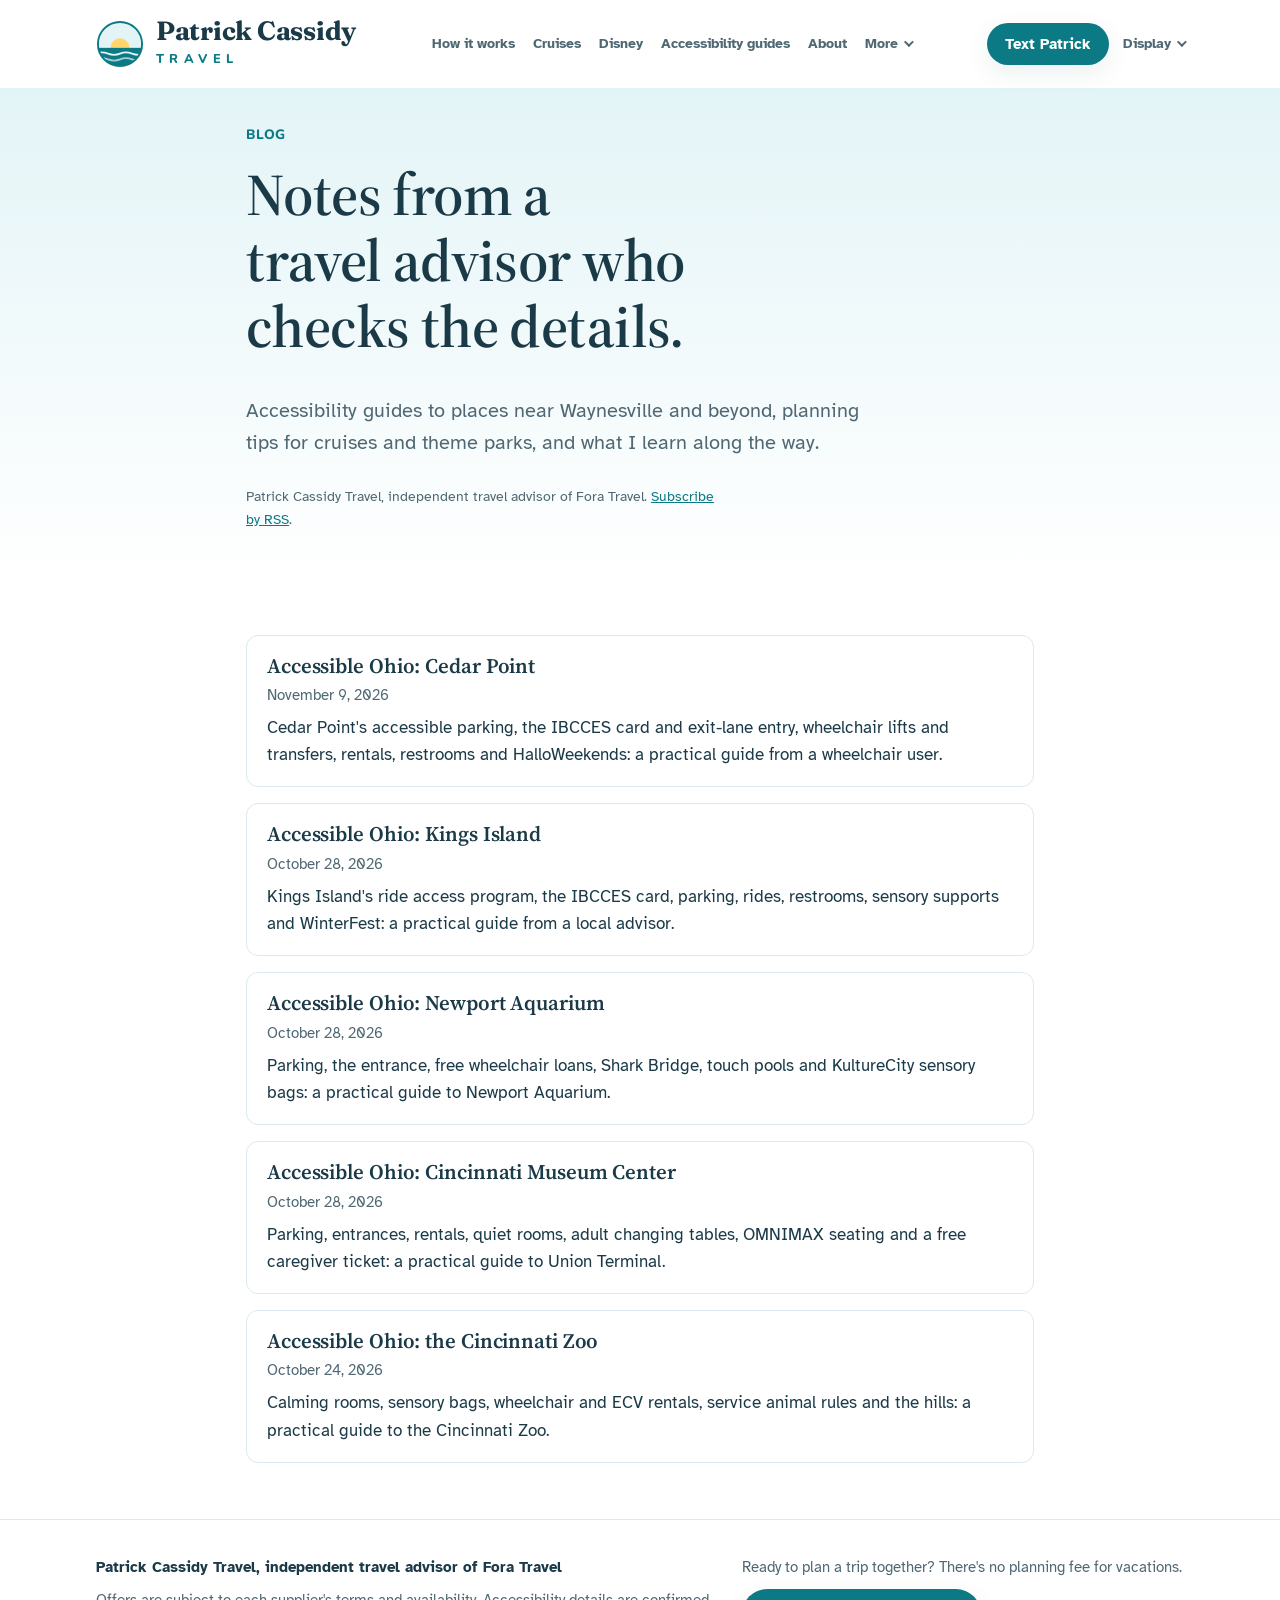
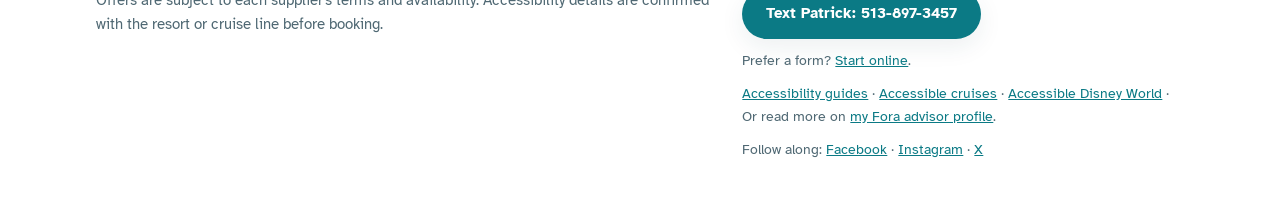
<file: blog/index.html>
<!doctype html>
<html lang="en">
<head>
<meta charset="utf-8">
<meta name="viewport" content="width=device-width, initial-scale=1, viewport-fit=cover">
<meta name="description" content="Accessibility guides, cruise and theme park planning tips, and travel notes from Patrick Cassidy Travel in Waynesville, Ohio.">
<title>Blog | Patrick Cassidy Travel</title>
<link rel="icon" href="img/brand/favicon.svg" type="image/svg+xml">
<link rel="apple-touch-icon" href="img/brand/apple-touch-icon.png">
<link rel="canonical" href="https://cassidytravel.org/blog/">
<meta property="og:type" content="website">
<meta property="og:url" content="https://cassidytravel.org/blog/">
<meta property="og:title" content="Blog | Patrick Cassidy Travel">
<meta property="og:image" content="https://cassidytravel.org/img/patrick-640.jpg">
<meta property="og:description" content="Accessibility guides, cruise and theme park planning tips, and travel notes from Patrick Cassidy Travel in Waynesville, Ohio.">
<link rel="alternate" type="application/rss+xml" title="Patrick Cassidy Travel blog" href="https://cassidytravel.org/blog/feed.xml">
<link rel="preconnect" href="https://fonts.googleapis.com">
<link rel="preconnect" href="https://fonts.gstatic.com" crossorigin>
<link rel="stylesheet" href="https://fonts.googleapis.com/css2?family=Atkinson+Hyperlegible:ital,wght@0,400;0,700;1,400&family=Nunito:wght@400;600;700;800&family=Fraunces:opsz,wght@9..144,700&family=Source+Serif+4:opsz,wght@8..60,600;8..60,700&display=swap">
<link rel="stylesheet" href="../styles.css">
</head>
<body>

<a class="skip" href="#main">Skip to content</a>

<header class="head">
  <div class="wrap">
    <a class="mark" href="../index.html"><svg class="mark-icon" viewBox="0 0 100 100" aria-hidden="true"><defs><clipPath id="mk"><circle cx="50" cy="50" r="46"/></clipPath></defs><circle cx="50" cy="50" r="46" fill="#E3F4F7"/><g clip-path="url(#mk)"><circle cx="50" cy="58" r="20" fill="#FFD66B"/><rect x="0" y="58" width="100" height="50" fill="#0B7A85"/><path d="M0 70 Q12 65 25 70 T50 70 T75 70 T100 70" stroke="#E3F4F7" stroke-width="3.5" fill="none"/><path d="M0 82 Q12 77 25 82 T50 82 T75 82 T100 82" stroke="#E3F4F7" stroke-width="3.5" fill="none" opacity=".7"/></g><circle cx="50" cy="50" r="46" fill="none" stroke="#0B7A85" stroke-width="4"/></svg><span class="mark-text"><b>Patrick Cassidy</b><span>Travel</span></span></a>
    <nav aria-label="Main"><ul class="nav">
      <li><a href="../index.html#how">How it works</a></li>
      <li><a href="../cruise-lines.html">Cruises</a></li>
      <li><a href="../accessible-disney-world.html">Disney</a></li>
      <li><a href="../guides.html"><span class="w-long">Accessibility guides</span><span class="w-short">Guides</span></a></li>
      <li class="hide-sm"><a href="../index.html#about">About</a></li>
      <li class="nav-more"><details><summary>More</summary><ul>
        <li><a href="../index.html#sales">Current offers</a></li>
        <li><a href="../index.html#favorites">Family favorites</a></li>
        <li><a href="../index.html#seasonal">What to book now</a></li>
        <li><a href="../index.html#drive">Drive trips</a></li>
        <li><a href="../index.html#quiz">Trip match</a></li>
        <li><a href="../index.html#finder">Accessible resorts</a></li>
        <li><a href="../accessible-cruises.html">Accessible cruises</a></li>
        <li><a href="../teams.html">Team travel</a></li>
        <li><a href="./" aria-current="page">Blog</a></li>
        <li class="show-sm"><a href="../index.html#about">About</a></li>
      </ul></details></li>
    </ul></nav>
    <div class="head-actions">
      <a class="btn btn-sm" href="../sms:+15138973457">Text Patrick</a>
      <details class="display"><summary aria-label="Display options"><span class="w-long">Display</span><span class="w-short" aria-hidden="true">Aa</span></summary>
        <div class="toggles" role="group" aria-label="Display options">
          <span class="has-tip"><button class="pill" id="t-calm" type="button" aria-pressed="false" aria-describedby="tip-calm">Calm mode</button><button class="tip-q" id="q-calm" type="button" aria-label="What does Calm mode do?" aria-expanded="false" aria-controls="tip-calm">?</button><span class="tip" id="tip-calm" role="tooltip">Stops animation and softens colors</span></span>
          <button class="pill" id="t-large" type="button" aria-pressed="false">Larger text</button>
        </div>
      </details>
    </div>
  </div>
</header>

<main id="main">
  <section class="page-hero" aria-labelledby="page-h">
    <div class="wrap">
      <p class="eyebrow">Blog</p>
      <h1 id="page-h">Notes from a travel advisor who checks the details.</h1>
      <p class="lede">Accessibility guides to places near Waynesville and beyond, planning tips for cruises and theme parks, and what I learn along the way.</p>
      <p class="cta-note">Patrick Cassidy Travel, independent travel advisor of Fora Travel. <a href="feed.xml">Subscribe by RSS</a>.</p>
    </div>
  </section>
  <section class="block" aria-label="Posts"><div class="wrap narrow">
    <ul class="post-list">
      <li class="post-card"><a href="accessible-ohio-cedar-point.html"><h2>Accessible Ohio: Cedar Point</h2></a>
        <p class="post-meta"><time datetime="2026-11-09">November 9, 2026</time></p>
        <p>Cedar Point&#x27;s accessible parking, the IBCCES card and exit-lane entry, wheelchair lifts and transfers, rentals, restrooms and HalloWeekends: a practical guide from a wheelchair user.</p></li>
      <li class="post-card"><a href="accessible-ohio-kings-island.html"><h2>Accessible Ohio: Kings Island</h2></a>
        <p class="post-meta"><time datetime="2026-10-28">October 28, 2026</time></p>
        <p>Kings Island&#x27;s ride access program, the IBCCES card, parking, rides, restrooms, sensory supports and WinterFest: a practical guide from a local advisor.</p></li>
      <li class="post-card"><a href="accessible-ohio-newport-aquarium.html"><h2>Accessible Ohio: Newport Aquarium</h2></a>
        <p class="post-meta"><time datetime="2026-10-28">October 28, 2026</time></p>
        <p>Parking, the entrance, free wheelchair loans, Shark Bridge, touch pools and KultureCity sensory bags: a practical guide to Newport Aquarium.</p></li>
      <li class="post-card"><a href="accessible-ohio-cincinnati-museum-center.html"><h2>Accessible Ohio: Cincinnati Museum Center</h2></a>
        <p class="post-meta"><time datetime="2026-10-28">October 28, 2026</time></p>
        <p>Parking, entrances, rentals, quiet rooms, adult changing tables, OMNIMAX seating and a free caregiver ticket: a practical guide to Union Terminal.</p></li>
      <li class="post-card"><a href="accessible-ohio-cincinnati-zoo.html"><h2>Accessible Ohio: the Cincinnati Zoo</h2></a>
        <p class="post-meta"><time datetime="2026-10-24">October 24, 2026</time></p>
        <p>Calming rooms, sensory bags, wheelchair and ECV rentals, service animal rules and the hills: a practical guide to the Cincinnati Zoo.</p></li>
    </ul>
  </div></section>
</main>

<footer class="foot">
  <div class="wrap">
    <div>
      <p class="affil">Patrick Cassidy Travel, independent travel advisor of Fora Travel</p>
      <p style="margin-top:10px">Offers are subject to each supplier's terms and availability. Accessibility details are confirmed with the resort or cruise line before booking.</p>
    </div>
    <div>
      <p>Ready to plan a trip together? There's no planning fee for vacations.</p>
      <p style="margin-top:10px"><a class="btn" href="../sms:+15138973457">Text Patrick: 513-897-3457</a></p>
      <p style="margin-top:10px;font-size:.9rem">Prefer a form? <a href="https://secure.foratravel.com/intake/AOaJHvy4Ll" target="_blank" rel="noopener">Start online<span class="sr-only"> (opens in a new tab)</span></a>.</p>
      <p style="margin-top:10px;font-size:.9rem"><a href="../guides.html">Accessibility guides</a> · <a href="../accessible-cruises.html">Accessible cruises</a> · <a href="../accessible-disney-world.html">Accessible Disney World</a> · Or read more on <a href="https://www.foratravel.com/advisor/patrick-cassidy" target="_blank" rel="noopener">my Fora advisor profile<span class="sr-only"> (opens in a new tab)</span></a>.</p>
      <p style="margin-top:10px;font-size:.9rem">Follow along: <a href="https://www.facebook.com/patrickcassidytravel" target="_blank" rel="noopener">Facebook<span class="sr-only"> (opens in a new tab)</span></a> · <a href="https://www.instagram.com/patrickcassidytravel/" target="_blank" rel="noopener">Instagram<span class="sr-only"> (opens in a new tab)</span></a> · <a href="https://x.com/PatrickCassidy" target="_blank" rel="noopener">X<span class="sr-only"> (opens in a new tab)</span></a></p>
    </div>
  </div>
</footer>

<script src="../site.js"></script>
</body>
</html>
</file>
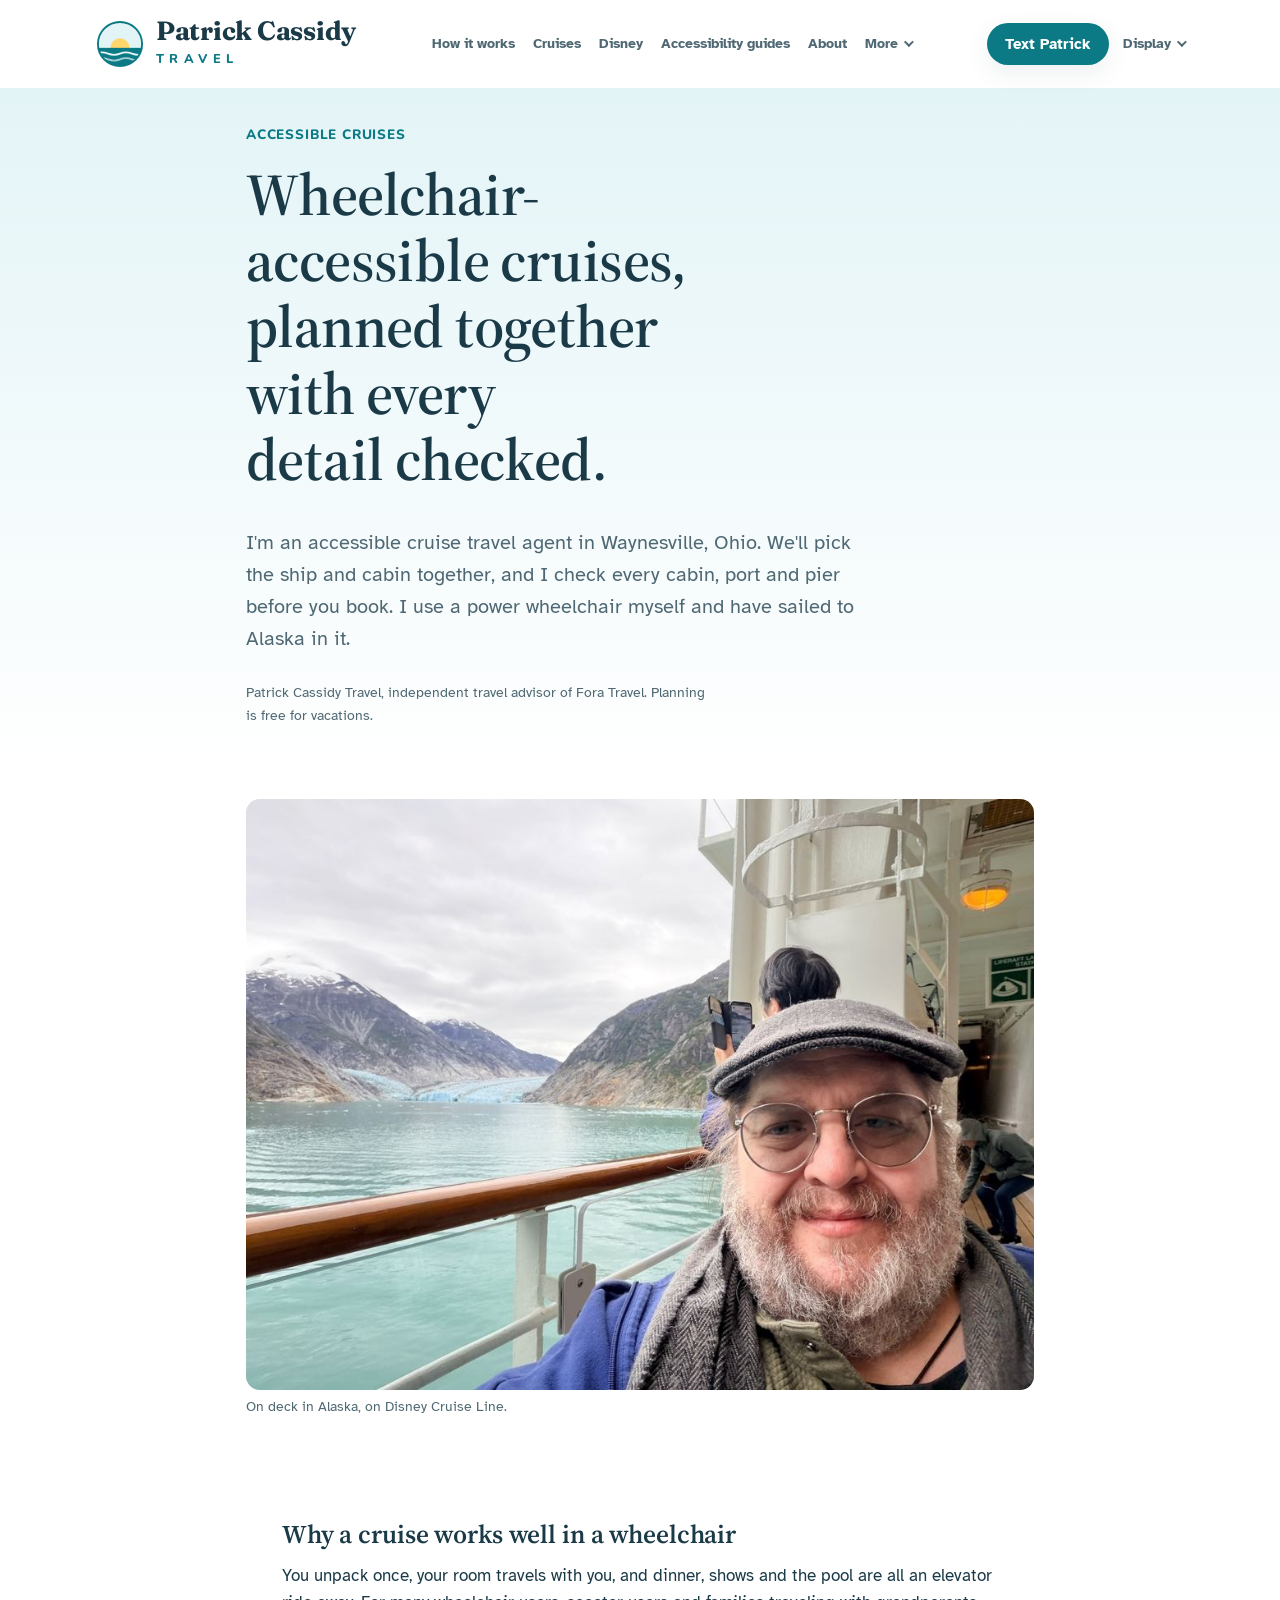
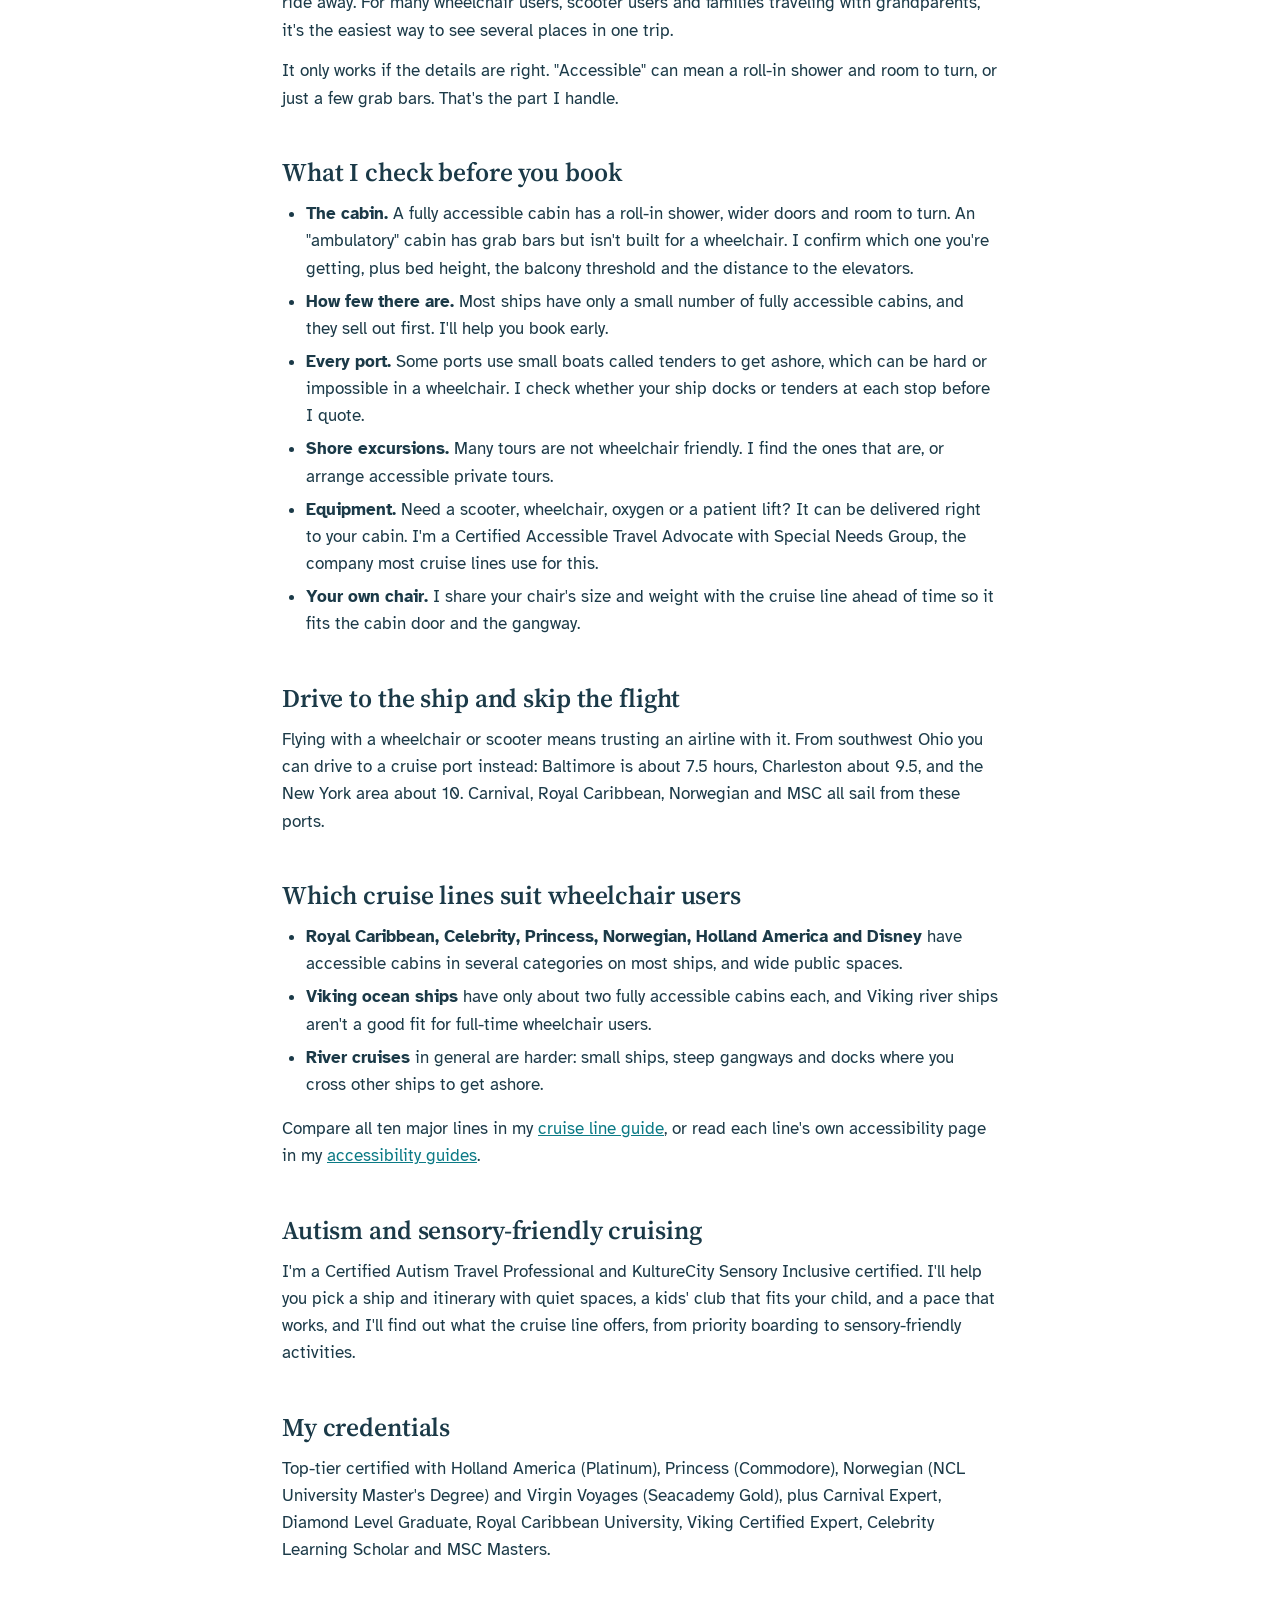
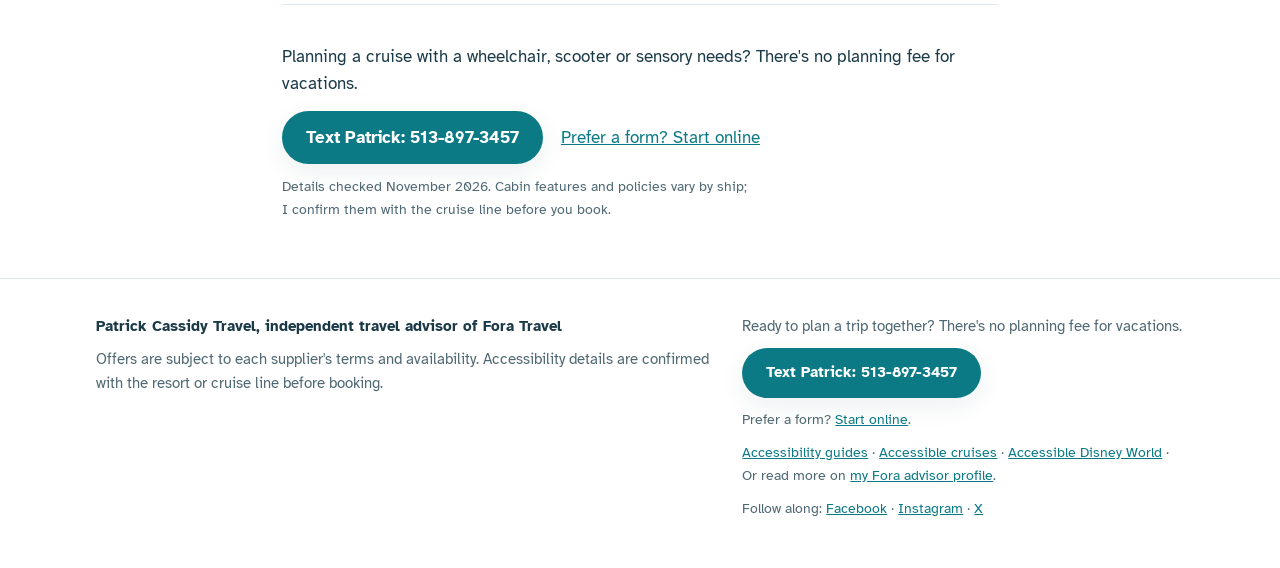
<file: accessible-cruises.html>
<!doctype html>
<html lang="en">
<head>
<meta charset="utf-8">
<meta name="viewport" content="width=device-width, initial-scale=1, viewport-fit=cover">
<meta name="description" content="Accessible cruise travel agent in Ohio: wheelchair-accessible cabins, tender ports, equipment delivery and drive-to ports, planned by a wheelchair user.">
<title>Wheelchair-Accessible Cruises | Patrick Cassidy Travel</title>
<link rel="icon" href="img/brand/favicon.svg" type="image/svg+xml">
<link rel="apple-touch-icon" href="img/brand/apple-touch-icon.png">
<link rel="canonical" href="https://cassidytravel.org/accessible-cruises.html">
<meta property="og:type" content="website">
<meta property="og:url" content="https://cassidytravel.org/accessible-cruises.html">
<meta property="og:title" content="Wheelchair-Accessible Cruises | Patrick Cassidy Travel">
<meta property="og:image" content="https://cassidytravel.org/img/cruise/alaska-deck.jpg">
<meta property="og:description" content="Accessible cruise travel agent in Ohio: wheelchair-accessible cabins, tender ports, equipment delivery and drive-to ports, planned by a wheelchair user.">
<link rel="preconnect" href="https://fonts.googleapis.com">
<link rel="preconnect" href="https://fonts.gstatic.com" crossorigin>
<link rel="stylesheet" href="https://fonts.googleapis.com/css2?family=Atkinson+Hyperlegible:ital,wght@0,400;0,700;1,400&family=Nunito:wght@400;600;700;800&family=Fraunces:opsz,wght@9..144,700&family=Source+Serif+4:opsz,wght@8..60,600;8..60,700&display=swap">
<link rel="stylesheet" href="styles.css">
</head>
<body>

<a class="skip" href="#main">Skip to content</a>

<header class="head">
  <div class="wrap">
    <a class="mark" href="index.html"><svg class="mark-icon" viewBox="0 0 100 100" aria-hidden="true"><defs><clipPath id="mk"><circle cx="50" cy="50" r="46"/></clipPath></defs><circle cx="50" cy="50" r="46" fill="#E3F4F7"/><g clip-path="url(#mk)"><circle cx="50" cy="58" r="20" fill="#FFD66B"/><rect x="0" y="58" width="100" height="50" fill="#0B7A85"/><path d="M0 70 Q12 65 25 70 T50 70 T75 70 T100 70" stroke="#E3F4F7" stroke-width="3.5" fill="none"/><path d="M0 82 Q12 77 25 82 T50 82 T75 82 T100 82" stroke="#E3F4F7" stroke-width="3.5" fill="none" opacity=".7"/></g><circle cx="50" cy="50" r="46" fill="none" stroke="#0B7A85" stroke-width="4"/></svg><span class="mark-text"><b>Patrick Cassidy</b><span>Travel</span></span></a>
    <nav aria-label="Main"><ul class="nav">
      <li><a href="index.html#how">How it works</a></li>
      <li><a href="cruise-lines.html">Cruises</a></li>
      <li><a href="accessible-disney-world.html">Disney</a></li>
      <li><a href="guides.html"><span class="w-long">Accessibility guides</span><span class="w-short">Guides</span></a></li>
      <li class="hide-sm"><a href="index.html#about">About</a></li>
      <li class="nav-more"><details><summary>More</summary><ul>
        <li><a href="index.html#sales">Current offers</a></li>
        <li><a href="index.html#favorites">Family favorites</a></li>
        <li><a href="index.html#seasonal">What to book now</a></li>
        <li><a href="index.html#drive">Drive trips</a></li>
        <li><a href="index.html#quiz">Trip match</a></li>
        <li><a href="index.html#finder">Accessible resorts</a></li>
        <li><a href="accessible-cruises.html">Accessible cruises</a></li>
        <li><a href="teams.html">Team travel</a></li>
        <li><a href="blog/">Blog</a></li>
        <li class="show-sm"><a href="index.html#about">About</a></li>
      </ul></details></li>
    </ul></nav>
    <div class="head-actions">
      <a class="btn btn-sm" href="sms:+15138973457">Text Patrick</a>
      <details class="display"><summary aria-label="Display options"><span class="w-long">Display</span><span class="w-short" aria-hidden="true">Aa</span></summary>
        <div class="toggles" role="group" aria-label="Display options">
          <span class="has-tip"><button class="pill" id="t-calm" type="button" aria-pressed="false" aria-describedby="tip-calm">Calm mode</button><button class="tip-q" id="q-calm" type="button" aria-label="What does Calm mode do?" aria-expanded="false" aria-controls="tip-calm">?</button><span class="tip" id="tip-calm" role="tooltip">Stops animation and softens colors</span></span>
          <button class="pill" id="t-large" type="button" aria-pressed="false">Larger text</button>
        </div>
      </details>
    </div>
  </div>
</header>

<main id="main">
  <section class="page-hero" aria-labelledby="page-h">
    <div class="wrap">
      <p class="eyebrow">Accessible cruises</p>
      <h1 id="page-h">Wheelchair-accessible cruises, planned together with every detail checked.</h1>
      <p class="lede">I'm an accessible cruise travel agent in Waynesville, Ohio. We'll pick the ship and cabin together, and I check every cabin, port and pier before you book. I use a power wheelchair myself and have sailed to Alaska in it.</p>
      <p class="cta-note">Patrick Cassidy Travel, independent travel advisor of Fora Travel. Planning is free for vacations.</p>
    </div>
  </section>
  <figure class="post-figure wrap narrow"><img src="img/cruise/alaska-deck.jpg" width="960" height="720" alt="Patrick Cassidy in his power wheelchair on a cruise ship deck in Alaska, with a glacier-fed fjord and snowy mountains behind him." loading="lazy"><figcaption>On deck in Alaska, on Disney Cruise Line.</figcaption></figure>
  <section class="block"><div class="wrap narrow post-body">
    <h2>Why a cruise works well in a wheelchair</h2>
    <p>You unpack once, your room travels with you, and dinner, shows and the pool are all an elevator ride away. For many wheelchair users, scooter users and families traveling with grandparents, it's the easiest way to see several places in one trip.</p>
    <p>It only works if the details are right. "Accessible" can mean a roll-in shower and room to turn, or just a few grab bars. That's the part I handle.</p>

    <h2>What I check before you book</h2>
    <ul>
      <li><strong>The cabin.</strong> A fully accessible cabin has a roll-in shower, wider doors and room to turn. An "ambulatory" cabin has grab bars but isn't built for a wheelchair. I confirm which one you're getting, plus bed height, the balcony threshold and the distance to the elevators.</li>
      <li><strong>How few there are.</strong> Most ships have only a small number of fully accessible cabins, and they sell out first. I'll help you book early.</li>
      <li><strong>Every port.</strong> Some ports use small boats called tenders to get ashore, which can be hard or impossible in a wheelchair. I check whether your ship docks or tenders at each stop before I quote.</li>
      <li><strong>Shore excursions.</strong> Many tours are not wheelchair friendly. I find the ones that are, or arrange accessible private tours.</li>
      <li><strong>Equipment.</strong> Need a scooter, wheelchair, oxygen or a patient lift? It can be delivered right to your cabin. I'm a Certified Accessible Travel Advocate with Special Needs Group, the company most cruise lines use for this.</li>
      <li><strong>Your own chair.</strong> I share your chair's size and weight with the cruise line ahead of time so it fits the cabin door and the gangway.</li>
    </ul>

    <h2>Drive to the ship and skip the flight</h2>
    <p>Flying with a wheelchair or scooter means trusting an airline with it. From southwest Ohio you can drive to a cruise port instead: Baltimore is about 7.5 hours, Charleston about 9.5, and the New York area about 10. Carnival, Royal Caribbean, Norwegian and MSC all sail from these ports.</p>

    <h2>Which cruise lines suit wheelchair users</h2>
    <ul>
      <li><strong>Royal Caribbean, Celebrity, Princess, Norwegian, Holland America and Disney</strong> have accessible cabins in several categories on most ships, and wide public spaces.</li>
      <li><strong>Viking ocean ships</strong> have only about two fully accessible cabins each, and Viking river ships aren't a good fit for full-time wheelchair users.</li>
      <li><strong>River cruises</strong> in general are harder: small ships, steep gangways and docks where you cross other ships to get ashore.</li>
    </ul>
    <p>Compare all ten major lines in my <a href="cruise-lines.html">cruise line guide</a>, or read each line's own accessibility page in my <a href="guides.html">accessibility guides</a>.</p>

    <h2>Autism and sensory-friendly cruising</h2>
    <p>I'm a Certified Autism Travel Professional and KultureCity Sensory Inclusive certified. I'll help you pick a ship and itinerary with quiet spaces, a kids' club that fits your child, and a pace that works, and I'll find out what the cruise line offers, from priority boarding to sensory-friendly activities.</p>

    <h2>My credentials</h2>
    <p>Top-tier certified with Holland America (Platinum), Princess (Commodore), Norwegian (NCL University Master's Degree) and Virgin Voyages (Seacademy Gold), plus Carnival Expert, Diamond Level Graduate, Royal Caribbean University, Viking Certified Expert, Celebrity Learning Scholar and MSC Masters.</p>

    <div class="post-cta">
      <p>Planning a cruise with a wheelchair, scooter or sensory needs? There's no planning fee for vacations.</p>
      <p class="cta-row"><a class="btn" href="sms:+15138973457">Text Patrick: 513-897-3457</a> <a href="https://secure.foratravel.com/intake/AOaJHvy4Ll" target="_blank" rel="noopener">Prefer a form? Start online<span class="sr-only"> (opens in a new tab)</span></a></p>
      <p class="cta-note">Details checked November 2026. Cabin features and policies vary by ship; I confirm them with the cruise line before you book.</p>
    </div>
  </div></section>
</main>

<footer class="foot">
  <div class="wrap">
    <div>
      <p class="affil">Patrick Cassidy Travel, independent travel advisor of Fora Travel</p>
      <p style="margin-top:10px">Offers are subject to each supplier's terms and availability. Accessibility details are confirmed with the resort or cruise line before booking.</p>
    </div>
    <div>
      <p>Ready to plan a trip together? There's no planning fee for vacations.</p>
      <p style="margin-top:10px"><a class="btn" href="sms:+15138973457">Text Patrick: 513-897-3457</a></p>
      <p style="margin-top:10px;font-size:.9rem">Prefer a form? <a href="https://secure.foratravel.com/intake/AOaJHvy4Ll" target="_blank" rel="noopener">Start online<span class="sr-only"> (opens in a new tab)</span></a>.</p>
      <p style="margin-top:10px;font-size:.9rem"><a href="guides.html">Accessibility guides</a> · <a href="accessible-cruises.html">Accessible cruises</a> · <a href="accessible-disney-world.html">Accessible Disney World</a> · Or read more on <a href="https://www.foratravel.com/advisor/patrick-cassidy" target="_blank" rel="noopener">my Fora advisor profile<span class="sr-only"> (opens in a new tab)</span></a>.</p>
      <p style="margin-top:10px;font-size:.9rem">Follow along: <a href="https://www.facebook.com/patrickcassidytravel" target="_blank" rel="noopener">Facebook<span class="sr-only"> (opens in a new tab)</span></a> · <a href="https://www.instagram.com/patrickcassidytravel/" target="_blank" rel="noopener">Instagram<span class="sr-only"> (opens in a new tab)</span></a> · <a href="https://x.com/PatrickCassidy" target="_blank" rel="noopener">X<span class="sr-only"> (opens in a new tab)</span></a></p>
    </div>
  </div>
</footer>

<script src="site.js"></script>
</body>
</html>
</file>
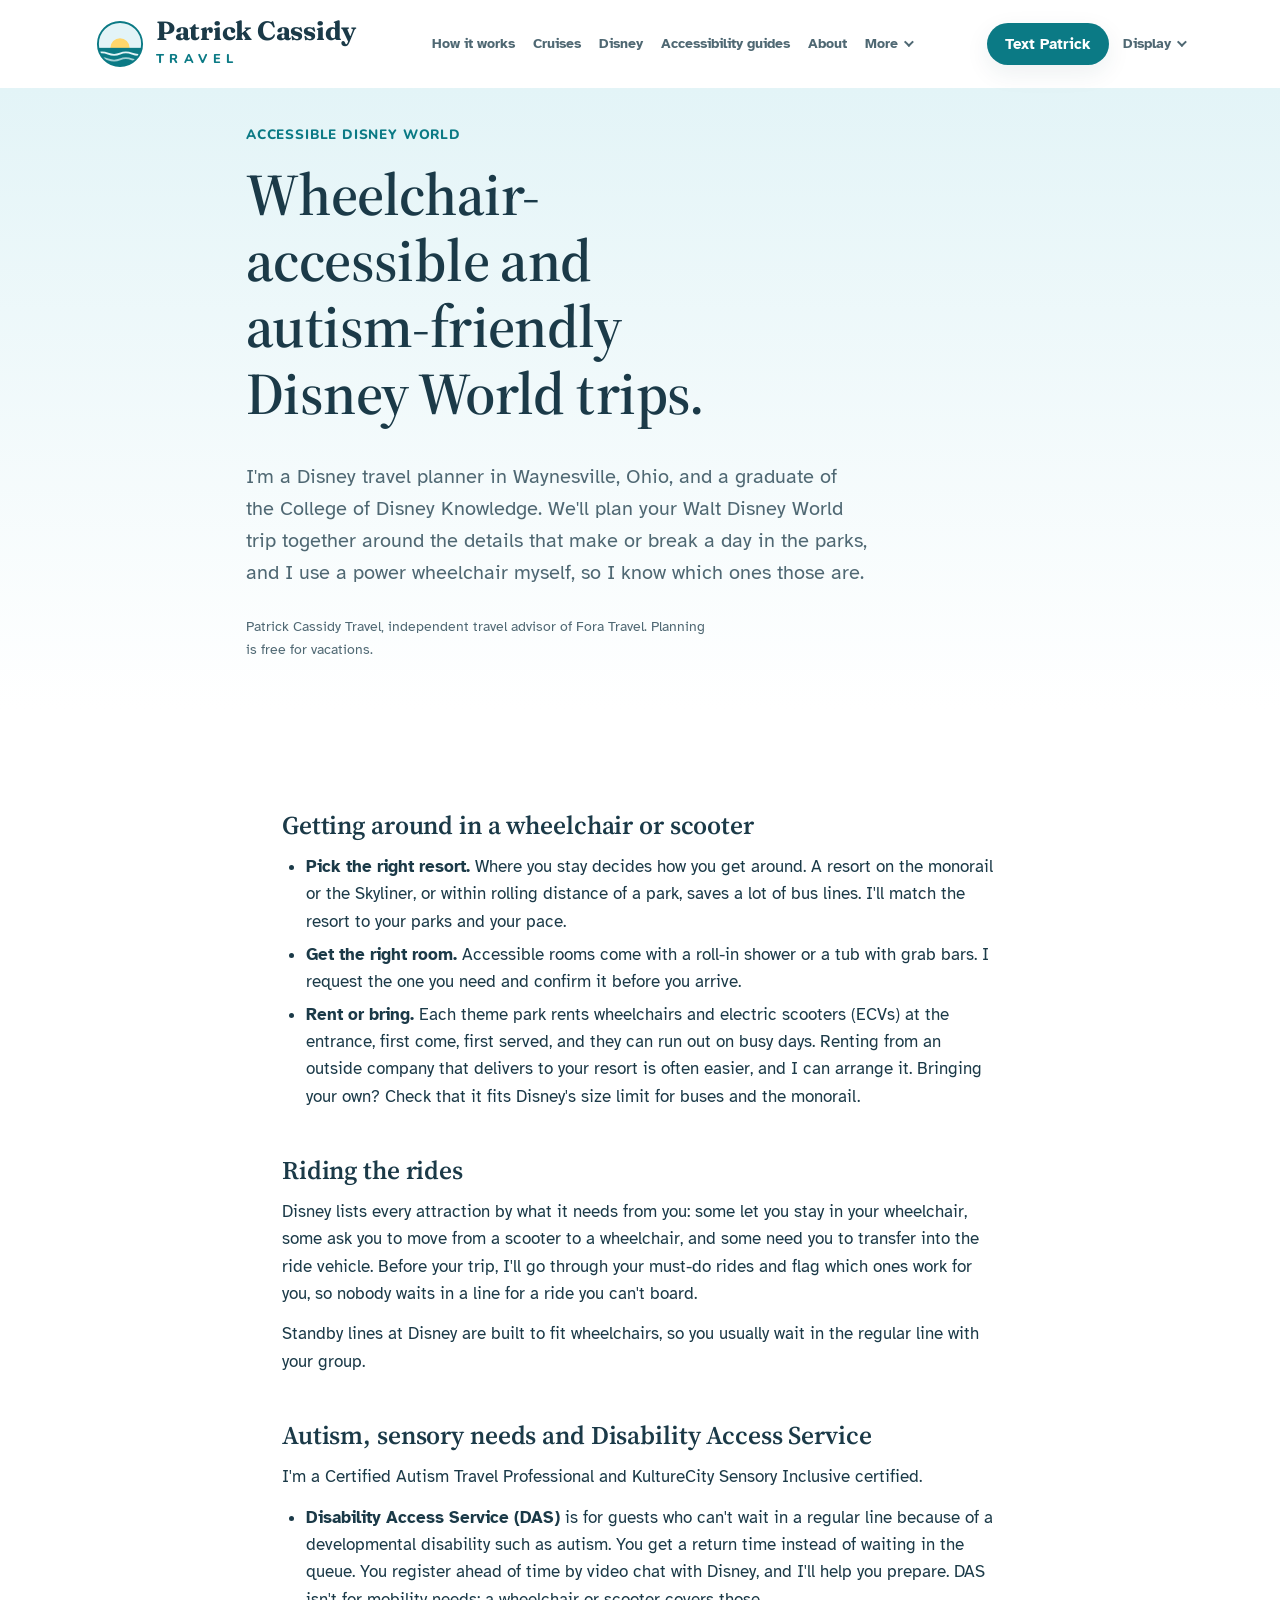
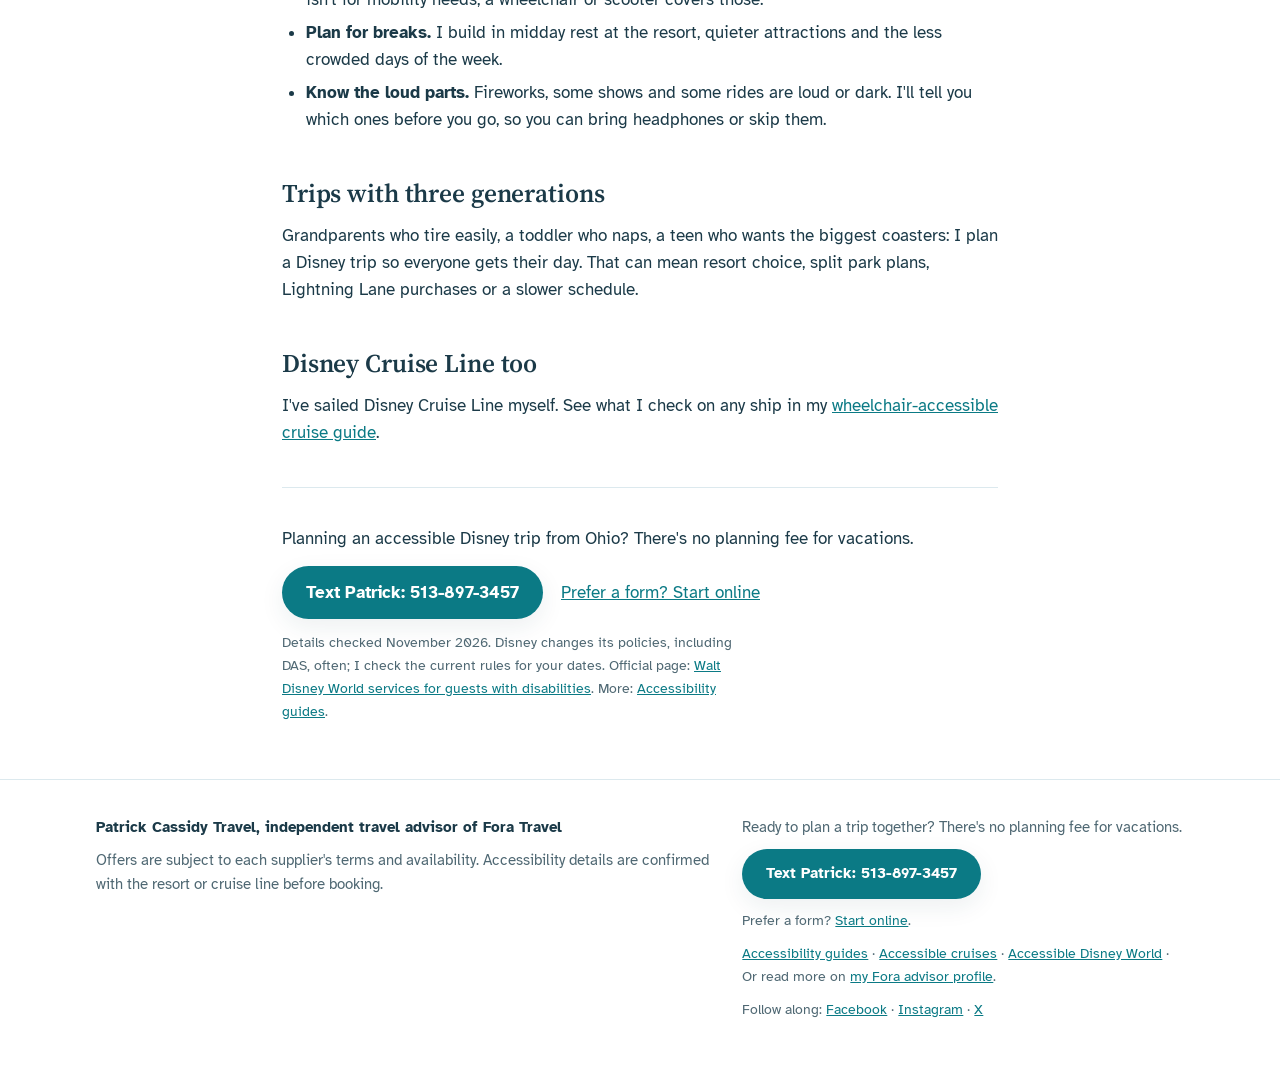
<file: accessible-disney-world.html>
<!doctype html>
<html lang="en">
<head>
<meta charset="utf-8">
<meta name="viewport" content="width=device-width, initial-scale=1, viewport-fit=cover">
<meta name="description" content="Wheelchair-accessible and autism-friendly Disney World trips planned from Ohio: resorts, rooms, rides, scooters and Disability Access Service.">
<title>Accessible Disney World Planning | Patrick Cassidy Travel</title>
<link rel="icon" href="img/brand/favicon.svg" type="image/svg+xml">
<link rel="apple-touch-icon" href="img/brand/apple-touch-icon.png">
<link rel="canonical" href="https://cassidytravel.org/accessible-disney-world.html">
<meta property="og:type" content="website">
<meta property="og:url" content="https://cassidytravel.org/accessible-disney-world.html">
<meta property="og:title" content="Accessible Disney World Planning | Patrick Cassidy Travel">
<meta property="og:image" content="https://cassidytravel.org/img/patrick-640.jpg">
<meta property="og:description" content="Wheelchair-accessible and autism-friendly Disney World trips planned from Ohio: resorts, rooms, rides, scooters and Disability Access Service.">
<link rel="preconnect" href="https://fonts.googleapis.com">
<link rel="preconnect" href="https://fonts.gstatic.com" crossorigin>
<link rel="stylesheet" href="https://fonts.googleapis.com/css2?family=Atkinson+Hyperlegible:ital,wght@0,400;0,700;1,400&family=Nunito:wght@400;600;700;800&family=Fraunces:opsz,wght@9..144,700&family=Source+Serif+4:opsz,wght@8..60,600;8..60,700&display=swap">
<link rel="stylesheet" href="styles.css">
</head>
<body>

<a class="skip" href="#main">Skip to content</a>

<header class="head">
  <div class="wrap">
    <a class="mark" href="index.html"><svg class="mark-icon" viewBox="0 0 100 100" aria-hidden="true"><defs><clipPath id="mk"><circle cx="50" cy="50" r="46"/></clipPath></defs><circle cx="50" cy="50" r="46" fill="#E3F4F7"/><g clip-path="url(#mk)"><circle cx="50" cy="58" r="20" fill="#FFD66B"/><rect x="0" y="58" width="100" height="50" fill="#0B7A85"/><path d="M0 70 Q12 65 25 70 T50 70 T75 70 T100 70" stroke="#E3F4F7" stroke-width="3.5" fill="none"/><path d="M0 82 Q12 77 25 82 T50 82 T75 82 T100 82" stroke="#E3F4F7" stroke-width="3.5" fill="none" opacity=".7"/></g><circle cx="50" cy="50" r="46" fill="none" stroke="#0B7A85" stroke-width="4"/></svg><span class="mark-text"><b>Patrick Cassidy</b><span>Travel</span></span></a>
    <nav aria-label="Main"><ul class="nav">
      <li><a href="index.html#how">How it works</a></li>
      <li><a href="cruise-lines.html">Cruises</a></li>
      <li><a href="accessible-disney-world.html">Disney</a></li>
      <li><a href="guides.html"><span class="w-long">Accessibility guides</span><span class="w-short">Guides</span></a></li>
      <li class="hide-sm"><a href="index.html#about">About</a></li>
      <li class="nav-more"><details><summary>More</summary><ul>
        <li><a href="index.html#sales">Current offers</a></li>
        <li><a href="index.html#favorites">Family favorites</a></li>
        <li><a href="index.html#seasonal">What to book now</a></li>
        <li><a href="index.html#drive">Drive trips</a></li>
        <li><a href="index.html#quiz">Trip match</a></li>
        <li><a href="index.html#finder">Accessible resorts</a></li>
        <li><a href="accessible-cruises.html">Accessible cruises</a></li>
        <li><a href="teams.html">Team travel</a></li>
        <li><a href="blog/">Blog</a></li>
        <li class="show-sm"><a href="index.html#about">About</a></li>
      </ul></details></li>
    </ul></nav>
    <div class="head-actions">
      <a class="btn btn-sm" href="sms:+15138973457">Text Patrick</a>
      <details class="display"><summary aria-label="Display options"><span class="w-long">Display</span><span class="w-short" aria-hidden="true">Aa</span></summary>
        <div class="toggles" role="group" aria-label="Display options">
          <span class="has-tip"><button class="pill" id="t-calm" type="button" aria-pressed="false" aria-describedby="tip-calm">Calm mode</button><button class="tip-q" id="q-calm" type="button" aria-label="What does Calm mode do?" aria-expanded="false" aria-controls="tip-calm">?</button><span class="tip" id="tip-calm" role="tooltip">Stops animation and softens colors</span></span>
          <button class="pill" id="t-large" type="button" aria-pressed="false">Larger text</button>
        </div>
      </details>
    </div>
  </div>
</header>

<main id="main">
  <section class="page-hero" aria-labelledby="page-h">
    <div class="wrap">
      <p class="eyebrow">Accessible Disney World</p>
      <h1 id="page-h">Wheelchair-accessible and autism-friendly Disney World trips.</h1>
      <p class="lede">I'm a Disney travel planner in Waynesville, Ohio, and a graduate of the College of Disney Knowledge. We'll plan your Walt Disney World trip together around the details that make or break a day in the parks, and I use a power wheelchair myself, so I know which ones those are.</p>
      <p class="cta-note">Patrick Cassidy Travel, independent travel advisor of Fora Travel. Planning is free for vacations.</p>
    </div>
  </section>
  <section class="block"><div class="wrap narrow post-body">
    <h2>Getting around in a wheelchair or scooter</h2>
    <ul>
      <li><strong>Pick the right resort.</strong> Where you stay decides how you get around. A resort on the monorail or the Skyliner, or within rolling distance of a park, saves a lot of bus lines. I'll match the resort to your parks and your pace.</li>
      <li><strong>Get the right room.</strong> Accessible rooms come with a roll-in shower or a tub with grab bars. I request the one you need and confirm it before you arrive.</li>
      <li><strong>Rent or bring.</strong> Each theme park rents wheelchairs and electric scooters (ECVs) at the entrance, first come, first served, and they can run out on busy days. Renting from an outside company that delivers to your resort is often easier, and I can arrange it. Bringing your own? Check that it fits Disney's size limit for buses and the monorail.</li>
    </ul>

    <h2>Riding the rides</h2>
    <p>Disney lists every attraction by what it needs from you: some let you stay in your wheelchair, some ask you to move from a scooter to a wheelchair, and some need you to transfer into the ride vehicle. Before your trip, I'll go through your must-do rides and flag which ones work for you, so nobody waits in a line for a ride you can't board.</p>
    <p>Standby lines at Disney are built to fit wheelchairs, so you usually wait in the regular line with your group.</p>

    <h2>Autism, sensory needs and Disability Access Service</h2>
    <p>I'm a Certified Autism Travel Professional and KultureCity Sensory Inclusive certified.</p>
    <ul>
      <li><strong>Disability Access Service (DAS)</strong> is for guests who can't wait in a regular line because of a developmental disability such as autism. You get a return time instead of waiting in the queue. You register ahead of time by video chat with Disney, and I'll help you prepare. DAS isn't for mobility needs; a wheelchair or scooter covers those.</li>
      <li><strong>Plan for breaks.</strong> I build in midday rest at the resort, quieter attractions and the less crowded days of the week.</li>
      <li><strong>Know the loud parts.</strong> Fireworks, some shows and some rides are loud or dark. I'll tell you which ones before you go, so you can bring headphones or skip them.</li>
    </ul>

    <h2>Trips with three generations</h2>
    <p>Grandparents who tire easily, a toddler who naps, a teen who wants the biggest coasters: I plan a Disney trip so everyone gets their day. That can mean resort choice, split park plans, Lightning Lane purchases or a slower schedule.</p>

    <h2>Disney Cruise Line too</h2>
    <p>I've sailed Disney Cruise Line myself. See what I check on any ship in my <a href="accessible-cruises.html">wheelchair-accessible cruise guide</a>.</p>

    <div class="post-cta">
      <p>Planning an accessible Disney trip from Ohio? There's no planning fee for vacations.</p>
      <p class="cta-row"><a class="btn" href="sms:+15138973457">Text Patrick: 513-897-3457</a> <a href="https://secure.foratravel.com/intake/AOaJHvy4Ll" target="_blank" rel="noopener">Prefer a form? Start online<span class="sr-only"> (opens in a new tab)</span></a></p>
      <p class="cta-note">Details checked November 2026. Disney changes its policies, including DAS, often; I check the current rules for your dates. Official page: <a href="https://disneyworld.disney.go.com/guest-services/guests-with-disabilities/" target="_blank" rel="noopener">Walt Disney World services for guests with disabilities<span class="sr-only"> (opens in a new tab)</span></a>. More: <a href="guides.html">Accessibility guides</a>.</p>
    </div>
  </div></section>
</main>

<footer class="foot">
  <div class="wrap">
    <div>
      <p class="affil">Patrick Cassidy Travel, independent travel advisor of Fora Travel</p>
      <p style="margin-top:10px">Offers are subject to each supplier's terms and availability. Accessibility details are confirmed with the resort or cruise line before booking.</p>
    </div>
    <div>
      <p>Ready to plan a trip together? There's no planning fee for vacations.</p>
      <p style="margin-top:10px"><a class="btn" href="sms:+15138973457">Text Patrick: 513-897-3457</a></p>
      <p style="margin-top:10px;font-size:.9rem">Prefer a form? <a href="https://secure.foratravel.com/intake/AOaJHvy4Ll" target="_blank" rel="noopener">Start online<span class="sr-only"> (opens in a new tab)</span></a>.</p>
      <p style="margin-top:10px;font-size:.9rem"><a href="guides.html">Accessibility guides</a> · <a href="accessible-cruises.html">Accessible cruises</a> · <a href="accessible-disney-world.html">Accessible Disney World</a> · Or read more on <a href="https://www.foratravel.com/advisor/patrick-cassidy" target="_blank" rel="noopener">my Fora advisor profile<span class="sr-only"> (opens in a new tab)</span></a>.</p>
      <p style="margin-top:10px;font-size:.9rem">Follow along: <a href="https://www.facebook.com/patrickcassidytravel" target="_blank" rel="noopener">Facebook<span class="sr-only"> (opens in a new tab)</span></a> · <a href="https://www.instagram.com/patrickcassidytravel/" target="_blank" rel="noopener">Instagram<span class="sr-only"> (opens in a new tab)</span></a> · <a href="https://x.com/PatrickCassidy" target="_blank" rel="noopener">X<span class="sr-only"> (opens in a new tab)</span></a></p>
    </div>
  </div>
</footer>

<script src="site.js"></script>
</body>
</html>
</file>
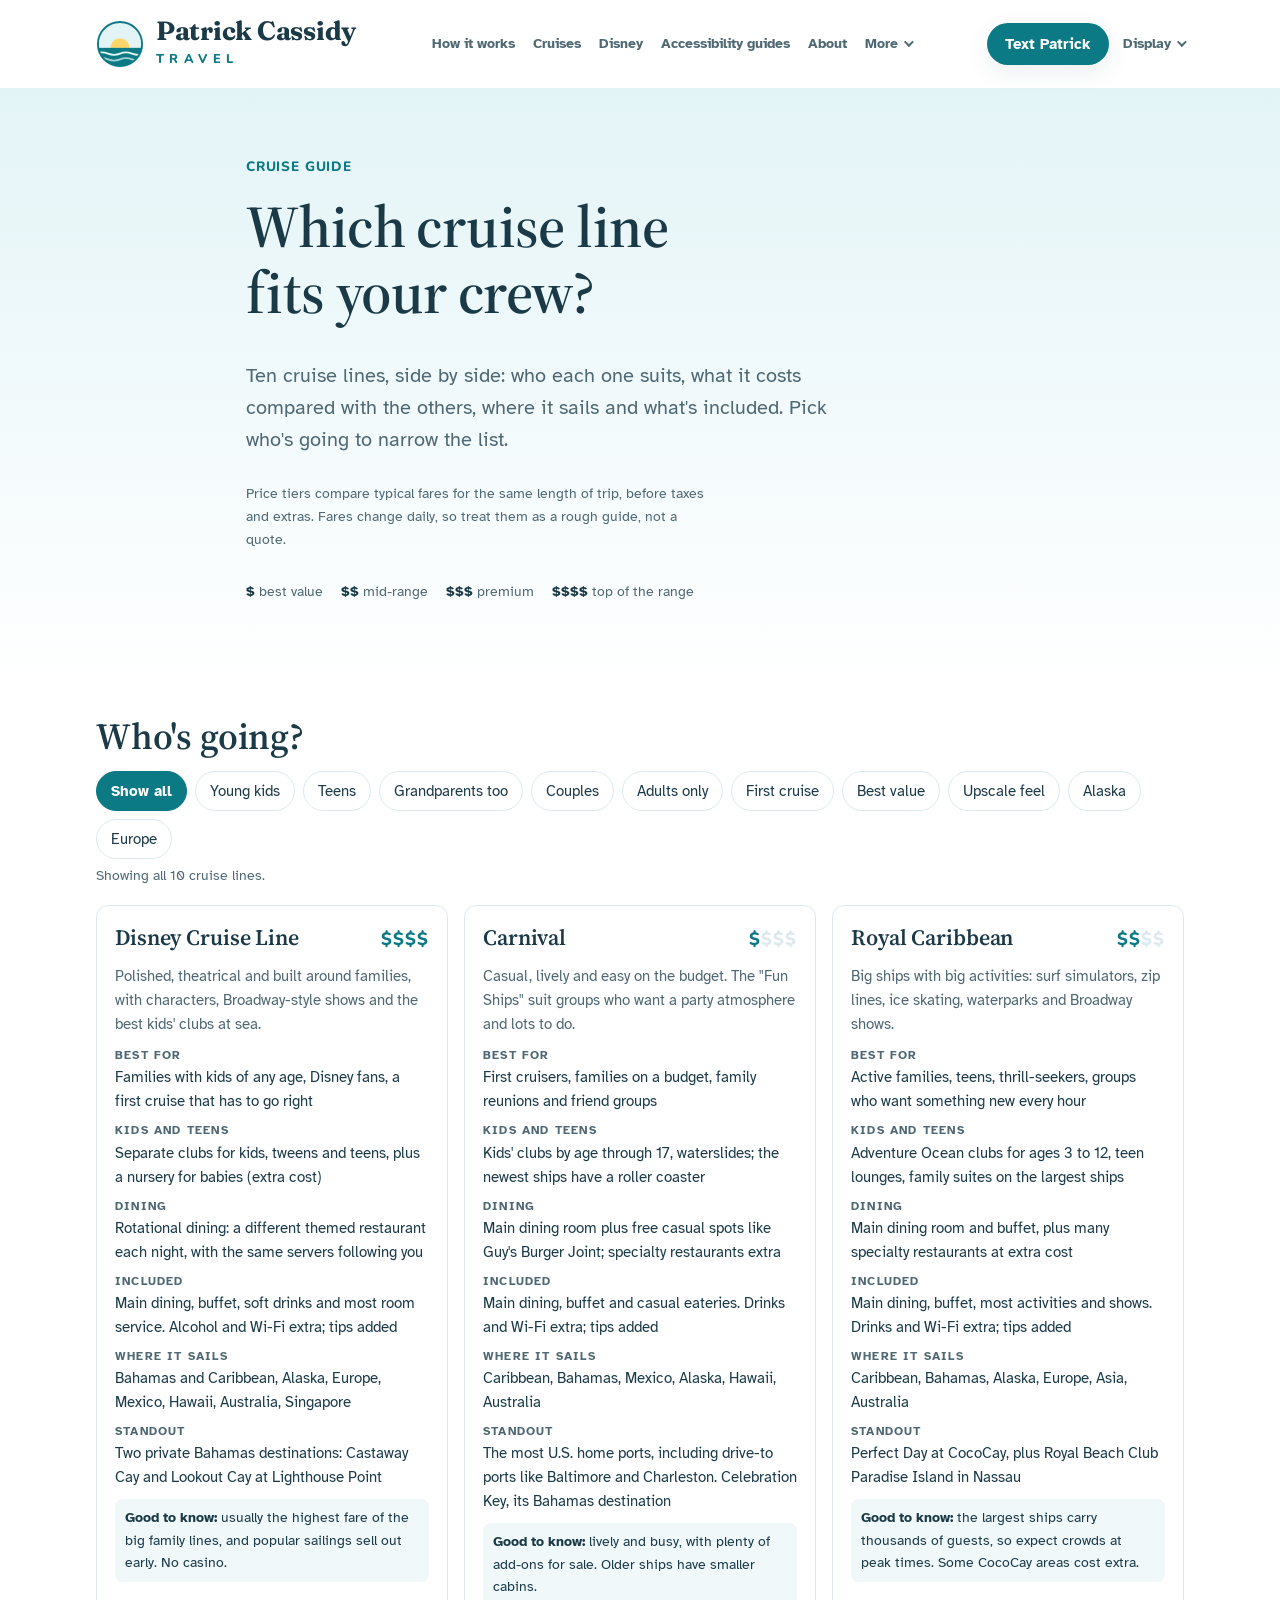
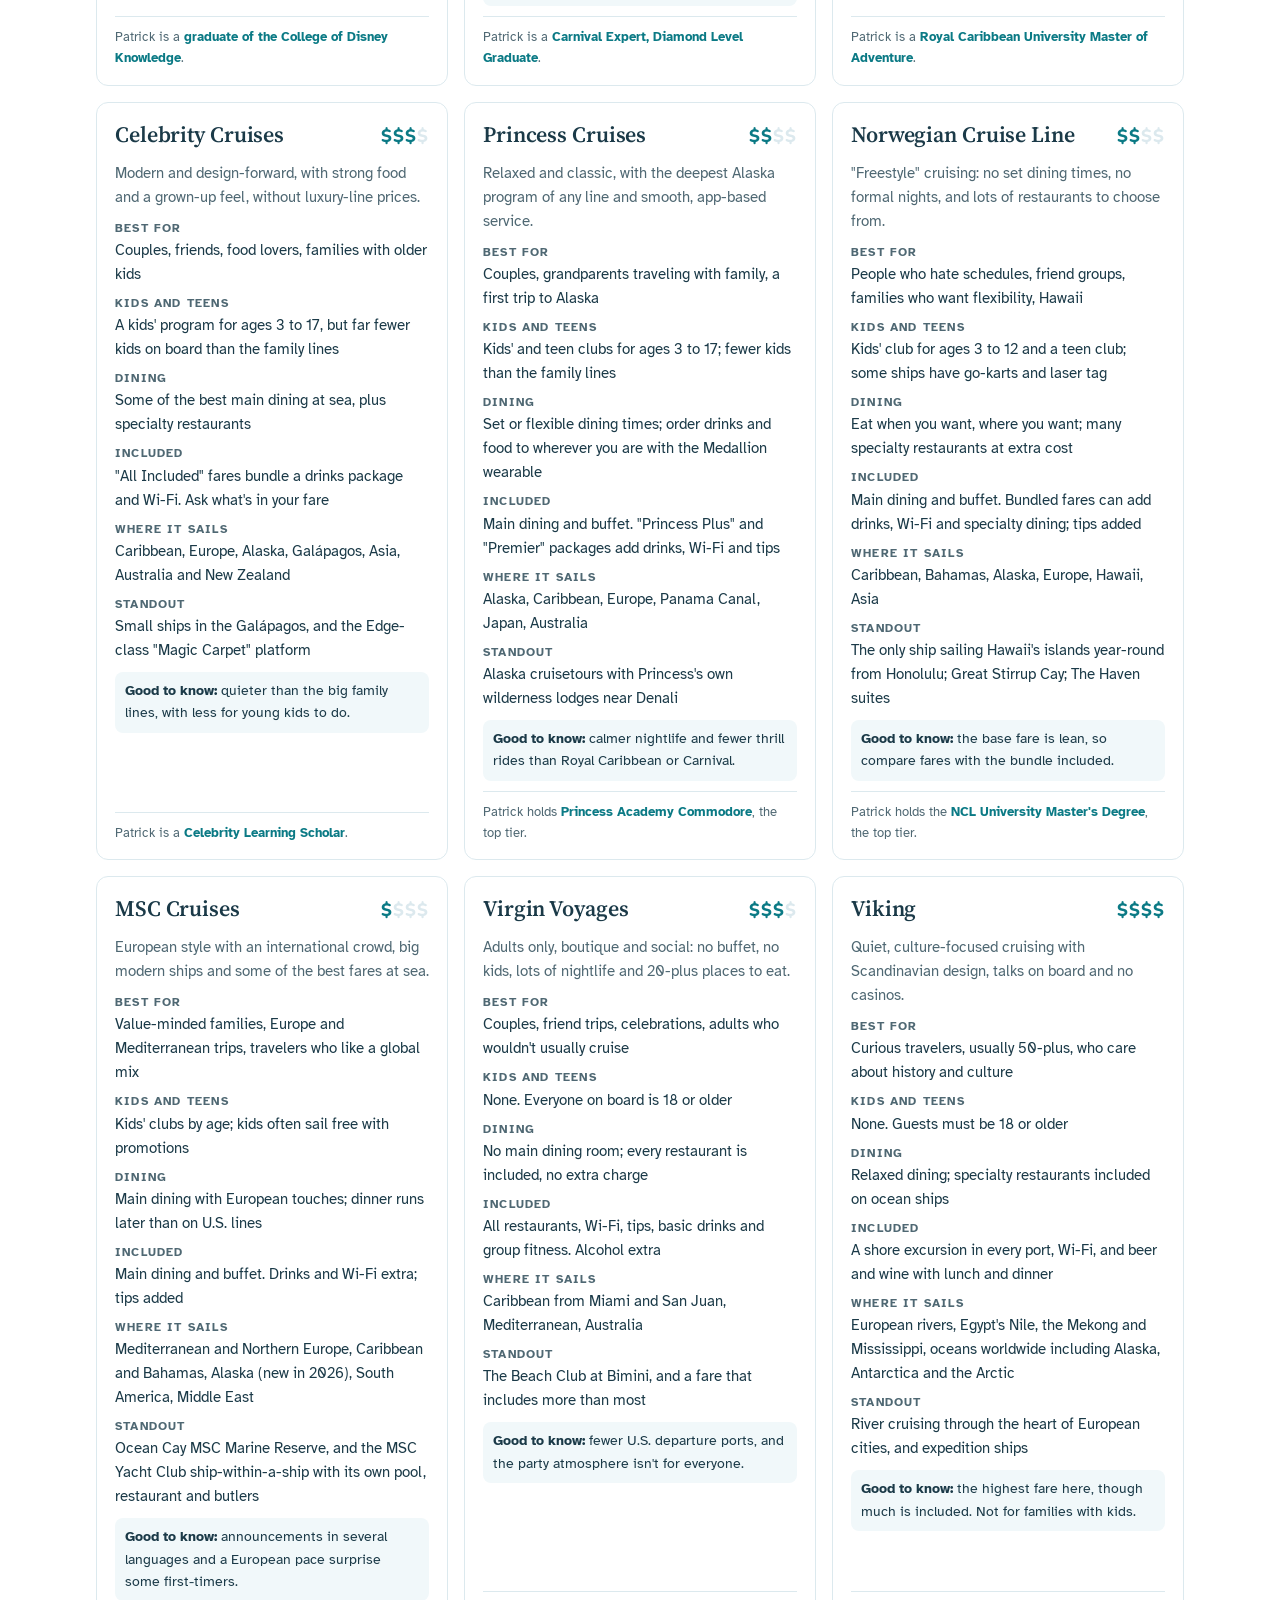
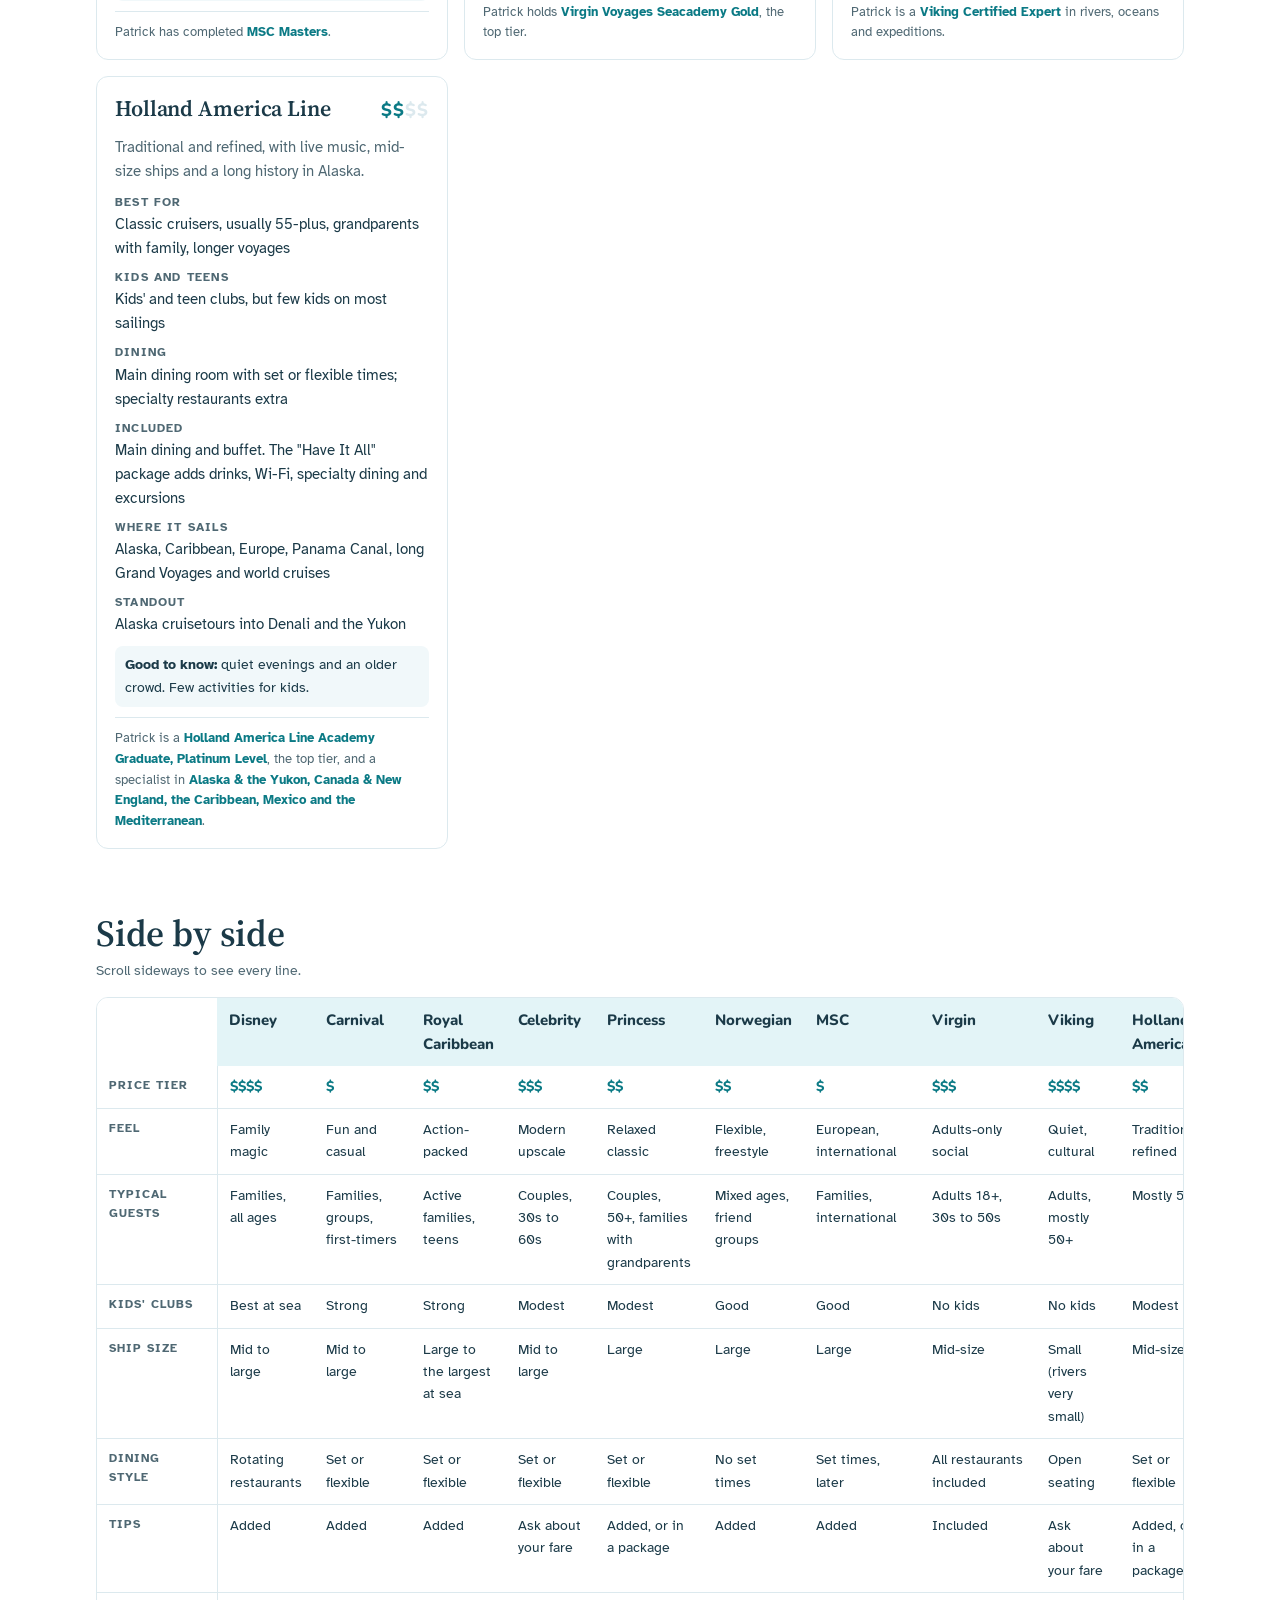
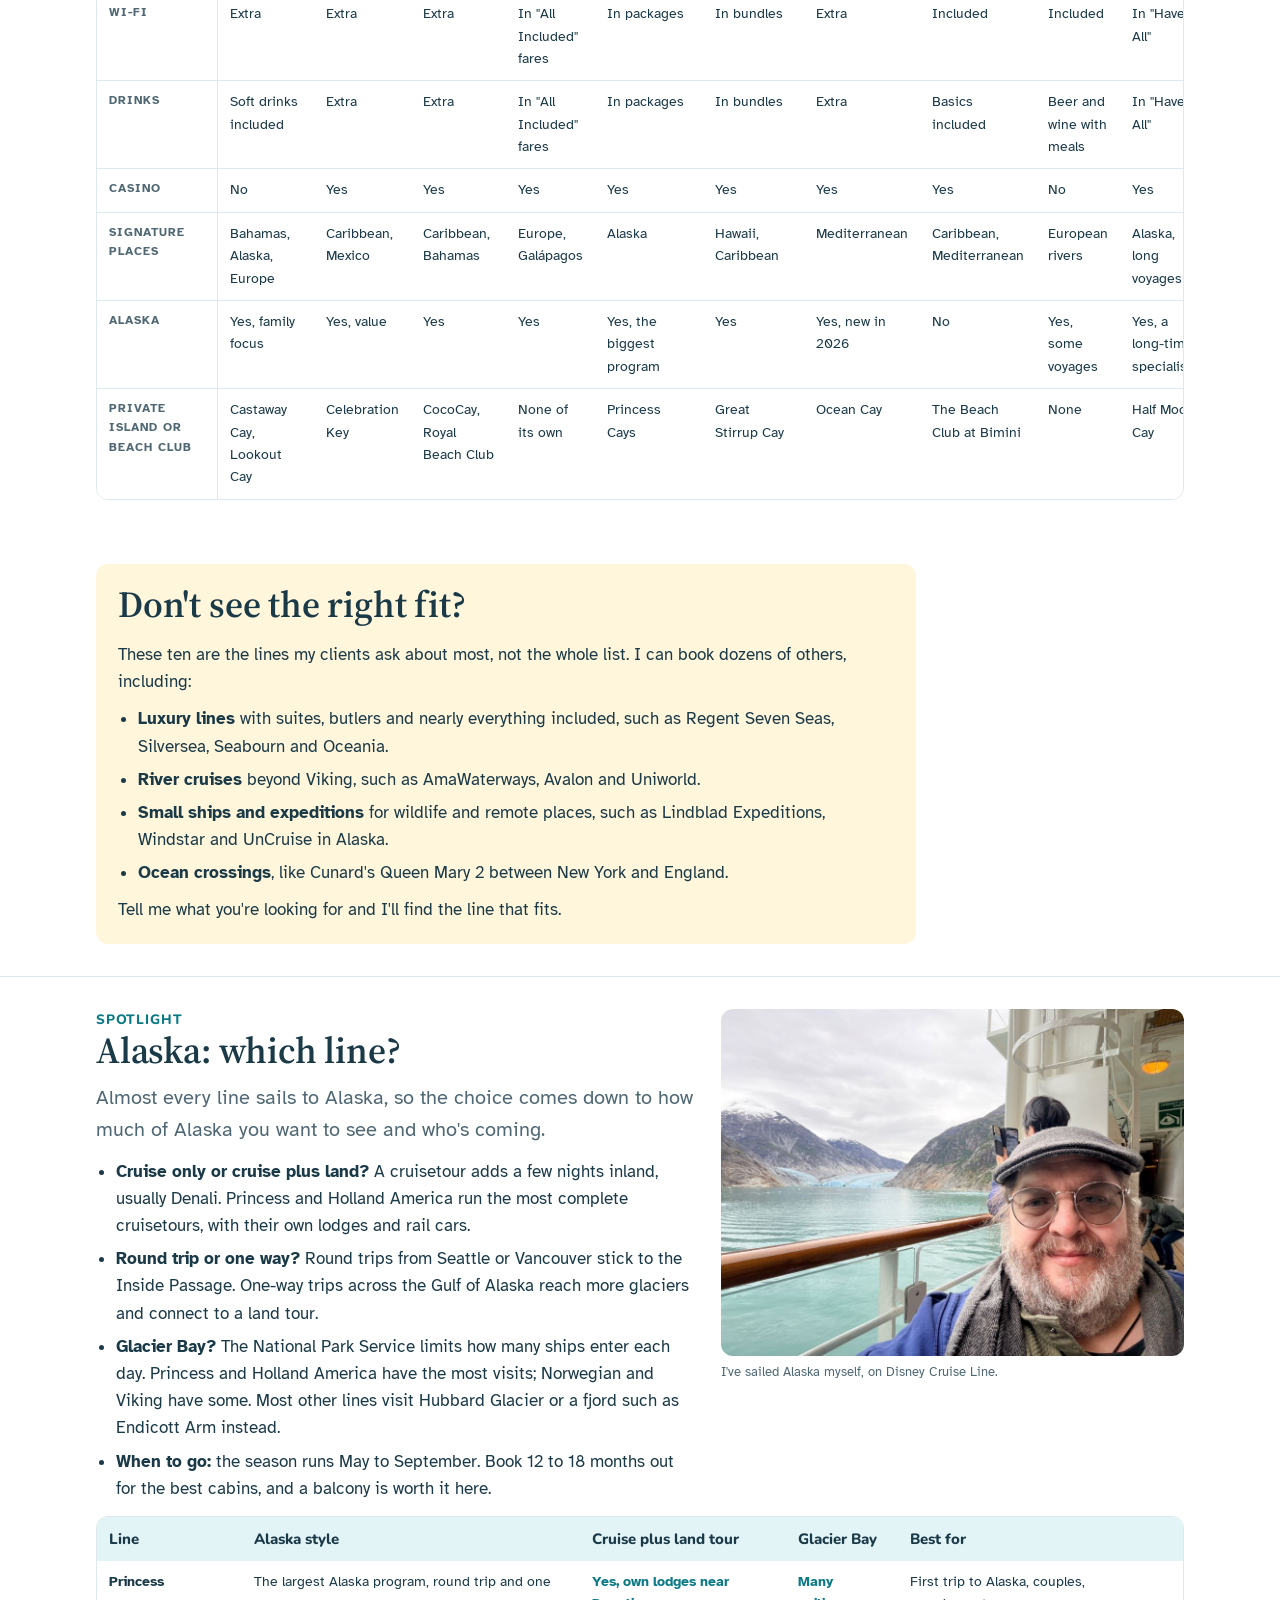
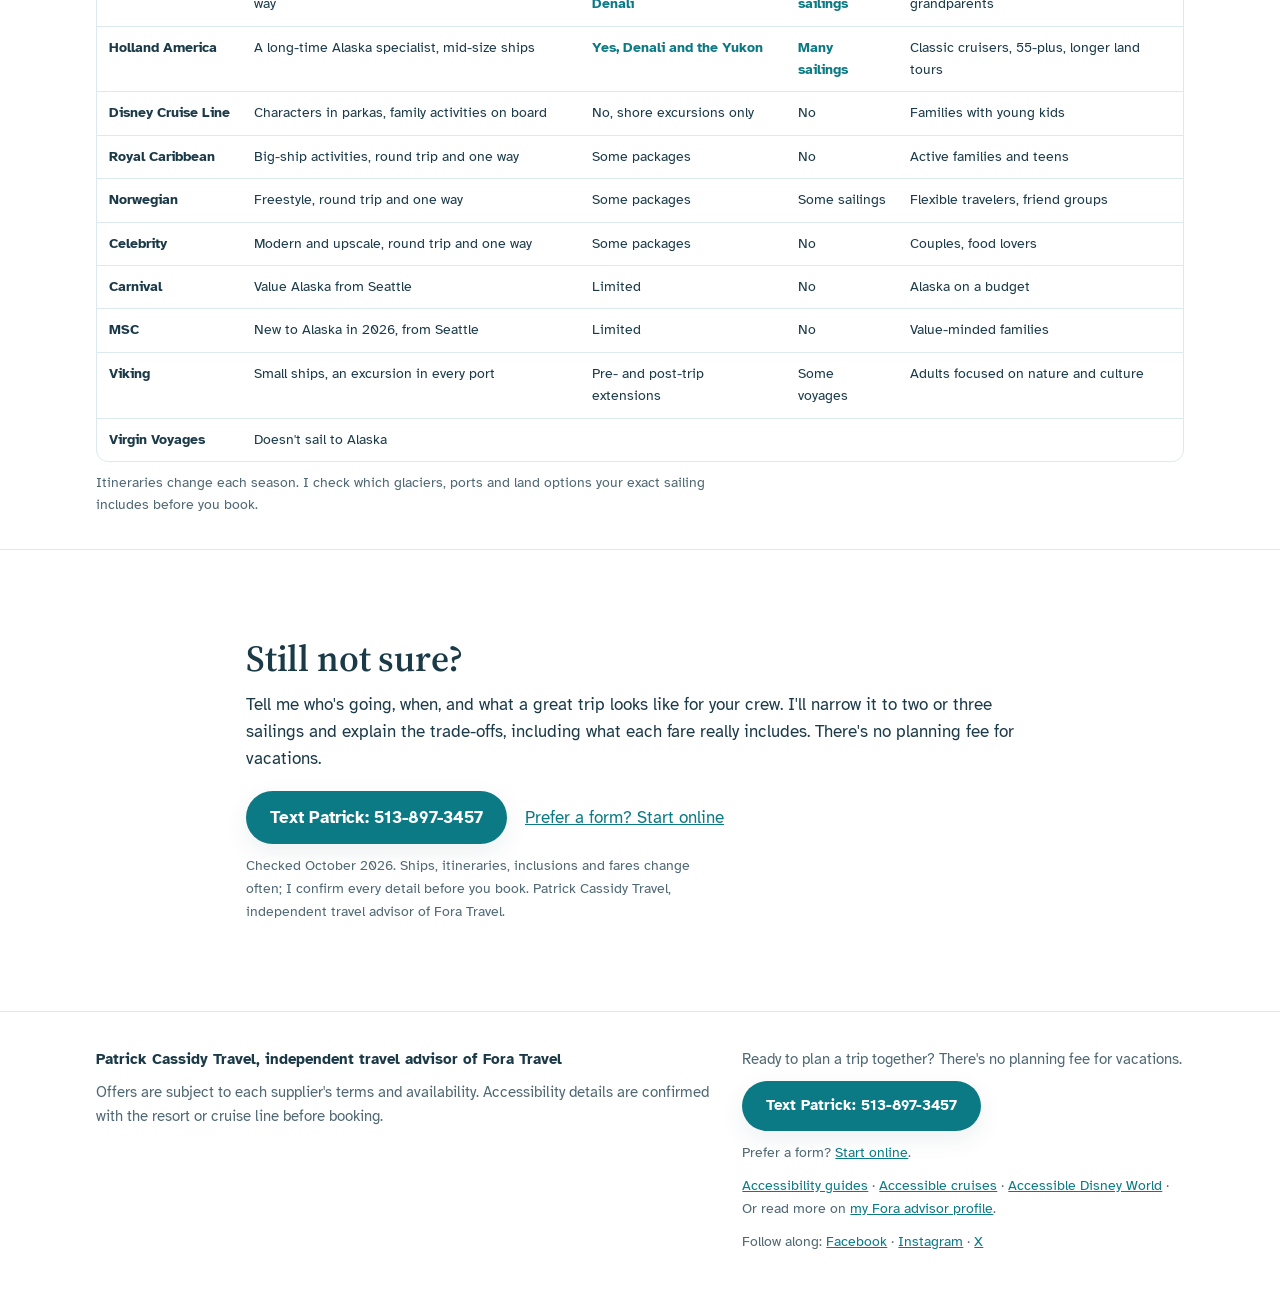
<file: cruise-lines.html>
<!doctype html>
<html lang="en">
<head>
<meta charset="utf-8">
<meta name="viewport" content="width=device-width, initial-scale=1, viewport-fit=cover">
<meta name="description" content="Compare ten cruise lines side by side: who each suits, price tier, what's included, dining, destinations and Alaska options.">
<title>Cruise Line Guide | Patrick Cassidy Travel</title>
<link rel="icon" href="img/brand/favicon.svg" type="image/svg+xml">
<link rel="apple-touch-icon" href="img/brand/apple-touch-icon.png">
<link rel="canonical" href="https://cassidytravel.org/cruise-lines.html">
<meta property="og:type" content="website">
<meta property="og:url" content="https://cassidytravel.org/cruise-lines.html">
<meta property="og:title" content="Cruise Line Guide | Patrick Cassidy Travel">
<meta property="og:image" content="https://cassidytravel.org/img/cruise/alaska-deck.jpg">
<meta property="og:description" content="Compare ten cruise lines side by side: who each suits, price tier, what's included, dining, destinations and Alaska options.">
<link rel="preconnect" href="https://fonts.googleapis.com">
<link rel="preconnect" href="https://fonts.gstatic.com" crossorigin>
<link rel="stylesheet" href="https://fonts.googleapis.com/css2?family=Atkinson+Hyperlegible:ital,wght@0,400;0,700;1,400&family=Nunito:wght@400;600;700;800&family=Fraunces:opsz,wght@9..144,700&family=Source+Serif+4:opsz,wght@8..60,600;8..60,700&display=swap">
<link rel="stylesheet" href="styles.css">
</head>
<body>

<a class="skip" href="#main">Skip to content</a>

<header class="head">
  <div class="wrap">
    <a class="mark" href="index.html"><svg class="mark-icon" viewBox="0 0 100 100" aria-hidden="true"><defs><clipPath id="mk"><circle cx="50" cy="50" r="46"/></clipPath></defs><circle cx="50" cy="50" r="46" fill="#E3F4F7"/><g clip-path="url(#mk)"><circle cx="50" cy="58" r="20" fill="#FFD66B"/><rect x="0" y="58" width="100" height="50" fill="#0B7A85"/><path d="M0 70 Q12 65 25 70 T50 70 T75 70 T100 70" stroke="#E3F4F7" stroke-width="3.5" fill="none"/><path d="M0 82 Q12 77 25 82 T50 82 T75 82 T100 82" stroke="#E3F4F7" stroke-width="3.5" fill="none" opacity=".7"/></g><circle cx="50" cy="50" r="46" fill="none" stroke="#0B7A85" stroke-width="4"/></svg><span class="mark-text"><b>Patrick Cassidy</b><span>Travel</span></span></a>
    <nav aria-label="Main"><ul class="nav">
      <li><a href="index.html#how">How it works</a></li>
      <li><a href="cruise-lines.html" aria-current="page">Cruises</a></li>
      <li><a href="accessible-disney-world.html">Disney</a></li>
      <li><a href="guides.html"><span class="w-long">Accessibility guides</span><span class="w-short">Guides</span></a></li>
      <li class="hide-sm"><a href="index.html#about">About</a></li>
      <li class="nav-more"><details><summary>More</summary><ul>
        <li><a href="index.html#sales">Current offers</a></li>
        <li><a href="index.html#favorites">Family favorites</a></li>
        <li><a href="index.html#seasonal">What to book now</a></li>
        <li><a href="index.html#drive">Drive trips</a></li>
        <li><a href="index.html#quiz">Trip match</a></li>
        <li><a href="index.html#finder">Accessible resorts</a></li>
        <li><a href="accessible-cruises.html">Accessible cruises</a></li>
        <li><a href="teams.html">Team travel</a></li>
        <li><a href="blog/">Blog</a></li>
        <li class="show-sm"><a href="index.html#about">About</a></li>
      </ul></details></li>
    </ul></nav>
    <div class="head-actions">
      <a class="btn btn-sm" href="sms:+15138973457">Text Patrick</a>
      <details class="display"><summary aria-label="Display options"><span class="w-long">Display</span><span class="w-short" aria-hidden="true">Aa</span></summary>
        <div class="toggles" role="group" aria-label="Display options">
          <span class="has-tip"><button class="pill" id="t-calm" type="button" aria-pressed="false" aria-describedby="tip-calm">Calm mode</button><button class="tip-q" id="q-calm" type="button" aria-label="What does Calm mode do?" aria-expanded="false" aria-controls="tip-calm">?</button><span class="tip" id="tip-calm" role="tooltip">Stops animation and softens colors</span></span>
          <button class="pill" id="t-large" type="button" aria-pressed="false">Larger text</button>
        </div>
      </details>
    </div>
  </div>
</header>

<main id="main">
<div class="cl">
  <section class="page-hero" aria-labelledby="page-h">
    <div class="wrap">
      <p class="eyebrow">Cruise guide</p>
      <h1 id="page-h">Which cruise line fits your crew?</h1>
      <p class="lede">Ten cruise lines, side by side: who each one suits, what it costs compared with the others, where it sails and what's included. Pick who's going to narrow the list.</p>
      <p class="cta-note">Price tiers compare typical fares for the same length of trip, before taxes and extras. Fares change daily, so treat them as a rough guide, not a quote.</p>
      <ul class="cl-tiers" aria-label="Price tier key"><li><b>$</b> best value</li><li><b>$$</b> mid-range</li><li><b>$$$</b> premium</li><li><b>$$$$</b> top of the range</li></ul>
    </div>
  </section>

<section class="cl-sec" aria-labelledby="pick-h">
  <div class="wrap">
    <h2 id="pick-h">Who's going?</h2>
    <div class="cl-picker" role="group" aria-label="Filter cruise lines">
      <button type="button" class="pill" id="f-all" data-f="all" aria-pressed="true">Show all</button>
      <button type="button" class="pill" id="f-kids" data-f="kids" aria-pressed="false">Young kids</button>
      <button type="button" class="pill" id="f-teens" data-f="teens" aria-pressed="false">Teens</button>
      <button type="button" class="pill" id="f-multi" data-f="multi" aria-pressed="false">Grandparents too</button>
      <button type="button" class="pill" id="f-couples" data-f="couples" aria-pressed="false">Couples</button>
      <button type="button" class="pill" id="f-adults" data-f="adults" aria-pressed="false">Adults only</button>
      <button type="button" class="pill" id="f-first" data-f="first" aria-pressed="false">First cruise</button>
      <button type="button" class="pill" id="f-value" data-f="value" aria-pressed="false">Best value</button>
      <button type="button" class="pill" id="f-upscale" data-f="upscale" aria-pressed="false">Upscale feel</button>
      <button type="button" class="pill" id="f-alaska" data-f="alaska" aria-pressed="false">Alaska</button>
      <button type="button" class="pill" id="f-europe" data-f="europe" aria-pressed="false">Europe</button>
    </div>
    <p id="cl-count" aria-live="polite">Showing all 10 cruise lines.</p>

    <div class="cl-grid" id="cards">

      <article class="cl-card" data-tags="kids teens multi first upscale alaska europe">
        <div class="cl-card-top"><h3>Disney Cruise Line</h3><span class="cl-price" aria-label="Price tier 4 of 4">$$$$</span></div>
        <p class="cl-vibe">Polished, theatrical and built around families, with characters, Broadway-style shows and the best kids' clubs at sea.</p>
        <dl>
          <div><dt>Best for</dt><dd>Families with kids of any age, Disney fans, a first cruise that has to go right</dd></div>
          <div><dt>Kids and teens</dt><dd>Separate clubs for kids, tweens and teens, plus a nursery for babies (extra cost)</dd></div>
          <div><dt>Dining</dt><dd>Rotational dining: a different themed restaurant each night, with the same servers following you</dd></div>
          <div><dt>Included</dt><dd>Main dining, buffet, soft drinks and most room service. Alcohol and Wi-Fi extra; tips added</dd></div>
          <div><dt>Where it sails</dt><dd>Bahamas and Caribbean, Alaska, Europe, Mexico, Hawaii, Australia, Singapore</dd></div>
          <div><dt>Standout</dt><dd>Two private Bahamas destinations: Castaway Cay and Lookout Cay at Lighthouse Point</dd></div>
        </dl>
        <p class="cl-know"><b>Good to know:</b> usually the highest fare of the big family lines, and popular sailings sell out early. No casino.</p>
        <p class="cl-cred">Patrick is a <b>graduate of the College of Disney Knowledge</b>.</p>
      </article>

      <article class="cl-card" data-tags="kids teens first value alaska">
        <div class="cl-card-top"><h3>Carnival</h3><span class="cl-price" aria-label="Price tier 1 of 4">$<span class="cl-off">$$$</span></span></div>
        <p class="cl-vibe">Casual, lively and easy on the budget. The "Fun Ships" suit groups who want a party atmosphere and lots to do.</p>
        <dl>
          <div><dt>Best for</dt><dd>First cruisers, families on a budget, family reunions and friend groups</dd></div>
          <div><dt>Kids and teens</dt><dd>Kids' clubs by age through 17, waterslides; the newest ships have a roller coaster</dd></div>
          <div><dt>Dining</dt><dd>Main dining room plus free casual spots like Guy's Burger Joint; specialty restaurants extra</dd></div>
          <div><dt>Included</dt><dd>Main dining, buffet and casual eateries. Drinks and Wi-Fi extra; tips added</dd></div>
          <div><dt>Where it sails</dt><dd>Caribbean, Bahamas, Mexico, Alaska, Hawaii, Australia</dd></div>
          <div><dt>Standout</dt><dd>The most U.S. home ports, including drive-to ports like Baltimore and Charleston. Celebration Key, its Bahamas destination</dd></div>
        </dl>
        <p class="cl-know"><b>Good to know:</b> lively and busy, with plenty of add-ons for sale. Older ships have smaller cabins.</p>
        <p class="cl-cred">Patrick is a <b>Carnival Expert, Diamond Level Graduate</b>.</p>
      </article>

      <article class="cl-card" data-tags="kids teens multi first value alaska europe">
        <div class="cl-card-top"><h3>Royal Caribbean</h3><span class="cl-price" aria-label="Price tier 2 of 4">$$<span class="cl-off">$$</span></span></div>
        <p class="cl-vibe">Big ships with big activities: surf simulators, zip lines, ice skating, waterparks and Broadway shows.</p>
        <dl>
          <div><dt>Best for</dt><dd>Active families, teens, thrill-seekers, groups who want something new every hour</dd></div>
          <div><dt>Kids and teens</dt><dd>Adventure Ocean clubs for ages 3 to 12, teen lounges, family suites on the largest ships</dd></div>
          <div><dt>Dining</dt><dd>Main dining room and buffet, plus many specialty restaurants at extra cost</dd></div>
          <div><dt>Included</dt><dd>Main dining, buffet, most activities and shows. Drinks and Wi-Fi extra; tips added</dd></div>
          <div><dt>Where it sails</dt><dd>Caribbean, Bahamas, Alaska, Europe, Asia, Australia</dd></div>
          <div><dt>Standout</dt><dd>Perfect Day at CocoCay, plus Royal Beach Club Paradise Island in Nassau</dd></div>
        </dl>
        <p class="cl-know"><b>Good to know:</b> the largest ships carry thousands of guests, so expect crowds at peak times. Some CocoCay areas cost extra.</p>
        <p class="cl-cred">Patrick is a <b>Royal Caribbean University Master of Adventure</b>.</p>
      </article>

      <article class="cl-card" data-tags="couples multi upscale alaska europe">
        <div class="cl-card-top"><h3>Celebrity Cruises</h3><span class="cl-price" aria-label="Price tier 3 of 4">$$$<span class="cl-off">$</span></span></div>
        <p class="cl-vibe">Modern and design-forward, with strong food and a grown-up feel, without luxury-line prices.</p>
        <dl>
          <div><dt>Best for</dt><dd>Couples, friends, food lovers, families with older kids</dd></div>
          <div><dt>Kids and teens</dt><dd>A kids' program for ages 3 to 17, but far fewer kids on board than the family lines</dd></div>
          <div><dt>Dining</dt><dd>Some of the best main dining at sea, plus specialty restaurants</dd></div>
          <div><dt>Included</dt><dd>"All Included" fares bundle a drinks package and Wi-Fi. Ask what's in your fare</dd></div>
          <div><dt>Where it sails</dt><dd>Caribbean, Europe, Alaska, Galápagos, Asia, Australia and New Zealand</dd></div>
          <div><dt>Standout</dt><dd>Small ships in the Galápagos, and the Edge-class "Magic Carpet" platform</dd></div>
        </dl>
        <p class="cl-know"><b>Good to know:</b> quieter than the big family lines, with less for young kids to do.</p>
        <p class="cl-cred">Patrick is a <b>Celebrity Learning Scholar</b>.</p>
      </article>

      <article class="cl-card" data-tags="couples multi first alaska europe">
        <div class="cl-card-top"><h3>Princess Cruises</h3><span class="cl-price" aria-label="Price tier 2 of 4">$$<span class="cl-off">$$</span></span></div>
        <p class="cl-vibe">Relaxed and classic, with the deepest Alaska program of any line and smooth, app-based service.</p>
        <dl>
          <div><dt>Best for</dt><dd>Couples, grandparents traveling with family, a first trip to Alaska</dd></div>
          <div><dt>Kids and teens</dt><dd>Kids' and teen clubs for ages 3 to 17; fewer kids than the family lines</dd></div>
          <div><dt>Dining</dt><dd>Set or flexible dining times; order drinks and food to wherever you are with the Medallion wearable</dd></div>
          <div><dt>Included</dt><dd>Main dining and buffet. "Princess Plus" and "Premier" packages add drinks, Wi-Fi and tips</dd></div>
          <div><dt>Where it sails</dt><dd>Alaska, Caribbean, Europe, Panama Canal, Japan, Australia</dd></div>
          <div><dt>Standout</dt><dd>Alaska cruisetours with Princess's own wilderness lodges near Denali</dd></div>
        </dl>
        <p class="cl-know"><b>Good to know:</b> calmer nightlife and fewer thrill rides than Royal Caribbean or Carnival.</p>
        <p class="cl-cred">Patrick holds <b>Princess Academy Commodore</b>, the top tier.</p>
      </article>

      <article class="cl-card" data-tags="kids teens couples first value alaska europe">
        <div class="cl-card-top"><h3>Norwegian Cruise Line</h3><span class="cl-price" aria-label="Price tier 2 of 4">$$<span class="cl-off">$$</span></span></div>
        <p class="cl-vibe">"Freestyle" cruising: no set dining times, no formal nights, and lots of restaurants to choose from.</p>
        <dl>
          <div><dt>Best for</dt><dd>People who hate schedules, friend groups, families who want flexibility, Hawaii</dd></div>
          <div><dt>Kids and teens</dt><dd>Kids' club for ages 3 to 12 and a teen club; some ships have go-karts and laser tag</dd></div>
          <div><dt>Dining</dt><dd>Eat when you want, where you want; many specialty restaurants at extra cost</dd></div>
          <div><dt>Included</dt><dd>Main dining and buffet. Bundled fares can add drinks, Wi-Fi and specialty dining; tips added</dd></div>
          <div><dt>Where it sails</dt><dd>Caribbean, Bahamas, Alaska, Europe, Hawaii, Asia</dd></div>
          <div><dt>Standout</dt><dd>The only ship sailing Hawaii's islands year-round from Honolulu; Great Stirrup Cay; The Haven suites</dd></div>
        </dl>
        <p class="cl-know"><b>Good to know:</b> the base fare is lean, so compare fares with the bundle included.</p>
        <p class="cl-cred">Patrick holds the <b>NCL University Master's Degree</b>, the top tier.</p>
      </article>

      <article class="cl-card" data-tags="kids value alaska europe">
        <div class="cl-card-top"><h3>MSC Cruises</h3><span class="cl-price" aria-label="Price tier 1 of 4">$<span class="cl-off">$$$</span></span></div>
        <p class="cl-vibe">European style with an international crowd, big modern ships and some of the best fares at sea.</p>
        <dl>
          <div><dt>Best for</dt><dd>Value-minded families, Europe and Mediterranean trips, travelers who like a global mix</dd></div>
          <div><dt>Kids and teens</dt><dd>Kids' clubs by age; kids often sail free with promotions</dd></div>
          <div><dt>Dining</dt><dd>Main dining with European touches; dinner runs later than on U.S. lines</dd></div>
          <div><dt>Included</dt><dd>Main dining and buffet. Drinks and Wi-Fi extra; tips added</dd></div>
          <div><dt>Where it sails</dt><dd>Mediterranean and Northern Europe, Caribbean and Bahamas, Alaska (new in 2026), South America, Middle East</dd></div>
          <div><dt>Standout</dt><dd>Ocean Cay MSC Marine Reserve, and the MSC Yacht Club ship-within-a-ship with its own pool, restaurant and butlers</dd></div>
        </dl>
        <p class="cl-know"><b>Good to know:</b> announcements in several languages and a European pace surprise some first-timers.</p>
        <p class="cl-cred">Patrick has completed <b>MSC Masters</b>.</p>
      </article>

      <article class="cl-card" data-tags="couples adults upscale europe">
        <div class="cl-card-top"><h3>Virgin Voyages</h3><span class="cl-price" aria-label="Price tier 3 of 4">$$$<span class="cl-off">$</span></span></div>
        <p class="cl-vibe">Adults only, boutique and social: no buffet, no kids, lots of nightlife and 20-plus places to eat.</p>
        <dl>
          <div><dt>Best for</dt><dd>Couples, friend trips, celebrations, adults who wouldn't usually cruise</dd></div>
          <div><dt>Kids and teens</dt><dd>None. Everyone on board is 18 or older</dd></div>
          <div><dt>Dining</dt><dd>No main dining room; every restaurant is included, no extra charge</dd></div>
          <div><dt>Included</dt><dd>All restaurants, Wi-Fi, tips, basic drinks and group fitness. Alcohol extra</dd></div>
          <div><dt>Where it sails</dt><dd>Caribbean from Miami and San Juan, Mediterranean, Australia</dd></div>
          <div><dt>Standout</dt><dd>The Beach Club at Bimini, and a fare that includes more than most</dd></div>
        </dl>
        <p class="cl-know"><b>Good to know:</b> fewer U.S. departure ports, and the party atmosphere isn't for everyone.</p>
        <p class="cl-cred">Patrick holds <b>Virgin Voyages Seacademy Gold</b>, the top tier.</p>
      </article>

      <article class="cl-card" data-tags="couples adults upscale alaska europe">
        <div class="cl-card-top"><h3>Viking</h3><span class="cl-price" aria-label="Price tier 4 of 4">$$$$</span></div>
        <p class="cl-vibe">Quiet, culture-focused cruising with Scandinavian design, talks on board and no casinos.</p>
        <dl>
          <div><dt>Best for</dt><dd>Curious travelers, usually 50-plus, who care about history and culture</dd></div>
          <div><dt>Kids and teens</dt><dd>None. Guests must be 18 or older</dd></div>
          <div><dt>Dining</dt><dd>Relaxed dining; specialty restaurants included on ocean ships</dd></div>
          <div><dt>Included</dt><dd>A shore excursion in every port, Wi-Fi, and beer and wine with lunch and dinner</dd></div>
          <div><dt>Where it sails</dt><dd>European rivers, Egypt's Nile, the Mekong and Mississippi, oceans worldwide including Alaska, Antarctica and the Arctic</dd></div>
          <div><dt>Standout</dt><dd>River cruising through the heart of European cities, and expedition ships</dd></div>
        </dl>
        <p class="cl-know"><b>Good to know:</b> the highest fare here, though much is included. Not for families with kids.</p>
        <p class="cl-cred">Patrick is a <b>Viking Certified Expert</b> in rivers, oceans and expeditions.</p>
      </article>

      <article class="cl-card" data-tags="couples multi alaska europe">
        <div class="cl-card-top"><h3>Holland America Line</h3><span class="cl-price" aria-label="Price tier 2 of 4">$$<span class="cl-off">$$</span></span></div>
        <p class="cl-vibe">Traditional and refined, with live music, mid-size ships and a long history in Alaska.</p>
        <dl>
          <div><dt>Best for</dt><dd>Classic cruisers, usually 55-plus, grandparents with family, longer voyages</dd></div>
          <div><dt>Kids and teens</dt><dd>Kids' and teen clubs, but few kids on most sailings</dd></div>
          <div><dt>Dining</dt><dd>Main dining room with set or flexible times; specialty restaurants extra</dd></div>
          <div><dt>Included</dt><dd>Main dining and buffet. The "Have It All" package adds drinks, Wi-Fi, specialty dining and excursions</dd></div>
          <div><dt>Where it sails</dt><dd>Alaska, Caribbean, Europe, Panama Canal, long Grand Voyages and world cruises</dd></div>
          <div><dt>Standout</dt><dd>Alaska cruisetours into Denali and the Yukon</dd></div>
        </dl>
        <p class="cl-know"><b>Good to know:</b> quiet evenings and an older crowd. Few activities for kids.</p>
        <p class="cl-cred">Patrick is a <b>Holland America Line Academy Graduate, Platinum Level</b>, the top tier, and a specialist in <b>Alaska &amp; the Yukon, Canada &amp; New England, the Caribbean, Mexico and the Mediterranean</b>.</p>
      </article>

    </div>
  </div>
</section>

<section class="cl-sec" aria-labelledby="compare-h">
  <div class="wrap">
    <h2 id="compare-h">Side by side</h2>
    <p class="cl-note">Scroll sideways to see every line.</p>
    <div class="cl-tablewrap" tabindex="0" role="region" aria-label="Cruise line comparison table">
      <table>
        <thead><tr><td></td><th scope="col">Disney</th><th scope="col">Carnival</th><th scope="col">Royal Caribbean</th><th scope="col">Celebrity</th><th scope="col">Princess</th><th scope="col">Norwegian</th><th scope="col">MSC</th><th scope="col">Virgin</th><th scope="col">Viking</th><th scope="col">Holland America</th></tr></thead>
        <tbody>
          <tr><th scope="row">Price tier</th><td class="cl-p">$$$$</td><td class="cl-p">$</td><td class="cl-p">$$</td><td class="cl-p">$$$</td><td class="cl-p">$$</td><td class="cl-p">$$</td><td class="cl-p">$</td><td class="cl-p">$$$</td><td class="cl-p">$$$$</td><td class="cl-p">$$</td></tr>
          <tr><th scope="row">Feel</th><td>Family magic</td><td>Fun and casual</td><td>Action-packed</td><td>Modern upscale</td><td>Relaxed classic</td><td>Flexible, freestyle</td><td>European, international</td><td>Adults-only social</td><td>Quiet, cultural</td><td>Traditional, refined</td></tr>
          <tr><th scope="row">Typical guests</th><td>Families, all ages</td><td>Families, groups, first-timers</td><td>Active families, teens</td><td>Couples, 30s to 60s</td><td>Couples, 50+, families with grandparents</td><td>Mixed ages, friend groups</td><td>Families, international</td><td>Adults 18+, 30s to 50s</td><td>Adults, mostly 50+</td><td>Mostly 55+</td></tr>
          <tr><th scope="row">Kids' clubs</th><td>Best at sea</td><td>Strong</td><td>Strong</td><td>Modest</td><td>Modest</td><td>Good</td><td>Good</td><td>No kids</td><td>No kids</td><td>Modest</td></tr>
          <tr><th scope="row">Ship size</th><td>Mid to large</td><td>Mid to large</td><td>Large to the largest at sea</td><td>Mid to large</td><td>Large</td><td>Large</td><td>Large</td><td>Mid-size</td><td>Small (rivers very small)</td><td>Mid-size</td></tr>
          <tr><th scope="row">Dining style</th><td>Rotating restaurants</td><td>Set or flexible</td><td>Set or flexible</td><td>Set or flexible</td><td>Set or flexible</td><td>No set times</td><td>Set times, later</td><td>All restaurants included</td><td>Open seating</td><td>Set or flexible</td></tr>
          <tr><th scope="row">Tips</th><td>Added</td><td>Added</td><td>Added</td><td>Ask about your fare</td><td>Added, or in a package</td><td>Added</td><td>Added</td><td>Included</td><td>Ask about your fare</td><td>Added, or in a package</td></tr>
          <tr><th scope="row">Wi-Fi</th><td>Extra</td><td>Extra</td><td>Extra</td><td>In "All Included" fares</td><td>In packages</td><td>In bundles</td><td>Extra</td><td>Included</td><td>Included</td><td>In "Have It All"</td></tr>
          <tr><th scope="row">Drinks</th><td>Soft drinks included</td><td>Extra</td><td>Extra</td><td>In "All Included" fares</td><td>In packages</td><td>In bundles</td><td>Extra</td><td>Basics included</td><td>Beer and wine with meals</td><td>In "Have It All"</td></tr>
          <tr><th scope="row">Casino</th><td>No</td><td>Yes</td><td>Yes</td><td>Yes</td><td>Yes</td><td>Yes</td><td>Yes</td><td>Yes</td><td>No</td><td>Yes</td></tr>
          <tr><th scope="row">Signature places</th><td>Bahamas, Alaska, Europe</td><td>Caribbean, Mexico</td><td>Caribbean, Bahamas</td><td>Europe, Galápagos</td><td>Alaska</td><td>Hawaii, Caribbean</td><td>Mediterranean</td><td>Caribbean, Mediterranean</td><td>European rivers</td><td>Alaska, long voyages</td></tr>
          <tr><th scope="row">Alaska</th><td>Yes, family focus</td><td>Yes, value</td><td>Yes</td><td>Yes</td><td>Yes, the biggest program</td><td>Yes</td><td>Yes, new in 2026</td><td>No</td><td>Yes, some voyages</td><td>Yes, a long-time specialist</td></tr>
          <tr><th scope="row">Private island or beach club</th><td>Castaway Cay, Lookout Cay</td><td>Celebration Key</td><td>CocoCay, Royal Beach Club</td><td>None of its own</td><td>Princess Cays</td><td>Great Stirrup Cay</td><td>Ocean Cay</td><td>The Beach Club at Bimini</td><td>None</td><td>Half Moon Cay</td></tr>
        </tbody>
      </table>
    </div>
  </div>
</section>

<section class="cl-sec" aria-labelledby="more-h">
  <div class="wrap">
    <div class="cl-more">
      <h2 id="more-h">Don't see the right fit?</h2>
      <p>These ten are the lines my clients ask about most, not the whole list. I can book dozens of others, including:</p>
      <ul>
        <li><b>Luxury lines</b> with suites, butlers and nearly everything included, such as Regent Seven Seas, Silversea, Seabourn and Oceania.</li>
        <li><b>River cruises</b> beyond Viking, such as AmaWaterways, Avalon and Uniworld.</li>
        <li><b>Small ships and expeditions</b> for wildlife and remote places, such as Lindblad Expeditions, Windstar and UnCruise in Alaska.</li>
        <li><b>Ocean crossings</b>, like Cunard's Queen Mary 2 between New York and England.</li>
      </ul>
      <p>Tell me what you're looking for and I'll find the line that fits.</p>
    </div>
  </div>
</section>

<section class="cl-sec cl-alaska" aria-labelledby="ak-h">
  <div class="wrap">
    <div class="cl-ak-intro">
      <div>
        <p class="eyebrow">Spotlight</p>
        <h2 id="ak-h">Alaska: which line?</h2>
        <p class="lede">Almost every line sails to Alaska, so the choice comes down to how much of Alaska you want to see and who's coming.</p>
        <ul class="cl-ak-tips">
          <li><b>Cruise only or cruise plus land?</b> A cruisetour adds a few nights inland, usually Denali. Princess and Holland America run the most complete cruisetours, with their own lodges and rail cars.</li>
          <li><b>Round trip or one way?</b> Round trips from Seattle or Vancouver stick to the Inside Passage. One-way trips across the Gulf of Alaska reach more glaciers and connect to a land tour.</li>
          <li><b>Glacier Bay?</b> The National Park Service limits how many ships enter each day. Princess and Holland America have the most visits; Norwegian and Viking have some. Most other lines visit Hubbard Glacier or a fjord such as Endicott Arm instead.</li>
          <li><b>When to go:</b> the season runs May to September. Book 12 to 18 months out for the best cabins, and a balcony is worth it here.</li>
        </ul>
      </div>
      <figure>
        <img src="img/cruise/alaska-deck.jpg" loading="lazy" width="960" height="720" alt="Patrick Cassidy on a cruise ship deck in Alaska, with a glacier-fed fjord and snowy mountains behind him.">
        <figcaption>I've sailed Alaska myself, on Disney Cruise Line.</figcaption>
      </figure>
    </div>

    <div class="cl-tablewrap" tabindex="0" role="region" aria-label="Alaska comparison table">
      <table class="cl-ak-table">
        <thead><tr><th scope="col">Line</th><th scope="col">Alaska style</th><th scope="col">Cruise plus land tour</th><th scope="col">Glacier Bay</th><th scope="col">Best for</th></tr></thead>
        <tbody>
          <tr><td>Princess</td><td>The largest Alaska program, round trip and one way</td><td class="cl-yes">Yes, own lodges near Denali</td><td class="cl-yes">Many sailings</td><td>First trip to Alaska, couples, grandparents</td></tr>
          <tr><td>Holland America</td><td>A long-time Alaska specialist, mid-size ships</td><td class="cl-yes">Yes, Denali and the Yukon</td><td class="cl-yes">Many sailings</td><td>Classic cruisers, 55-plus, longer land tours</td></tr>
          <tr><td>Disney Cruise Line</td><td>Characters in parkas, family activities on board</td><td>No, shore excursions only</td><td>No</td><td>Families with young kids</td></tr>
          <tr><td>Royal Caribbean</td><td>Big-ship activities, round trip and one way</td><td>Some packages</td><td>No</td><td>Active families and teens</td></tr>
          <tr><td>Norwegian</td><td>Freestyle, round trip and one way</td><td>Some packages</td><td>Some sailings</td><td>Flexible travelers, friend groups</td></tr>
          <tr><td>Celebrity</td><td>Modern and upscale, round trip and one way</td><td>Some packages</td><td>No</td><td>Couples, food lovers</td></tr>
          <tr><td>Carnival</td><td>Value Alaska from Seattle</td><td>Limited</td><td>No</td><td>Alaska on a budget</td></tr>
          <tr><td>MSC</td><td>New to Alaska in 2026, from Seattle</td><td>Limited</td><td>No</td><td>Value-minded families</td></tr>
          <tr><td>Viking</td><td>Small ships, an excursion in every port</td><td>Pre- and post-trip extensions</td><td>Some voyages</td><td>Adults focused on nature and culture</td></tr>
          <tr><td>Virgin Voyages</td><td colspan="4">Doesn't sail to Alaska</td></tr>
        </tbody>
      </table>
    </div>
    <p class="cl-note" style="margin-top:10px">Itineraries change each season. I check which glaciers, ports and land options your exact sailing includes before you book.</p>
  </div>
</section>

<section class="block" aria-labelledby="cta-h"><div class="wrap narrow">
    <h2 id="cta-h">Still not sure?</h2>
    <p style="margin-top:12px">Tell me who's going, when, and what a great trip looks like for your crew. I'll narrow it to two or three sailings and explain the trade-offs, including what each fare really includes. There's no planning fee for vacations.</p>
    <p class="cta-row" style="margin-top:18px"><a class="btn" href="sms:+15138973457">Text Patrick: 513-897-3457</a> <a href="https://secure.foratravel.com/intake/AOaJHvy4Ll" target="_blank" rel="noopener">Prefer a form? Start online<span class="sr-only"> (opens in a new tab)</span></a></p>
    <p class="cta-note">Checked October 2026. Ships, itineraries, inclusions and fares change often; I confirm every detail before you book. Patrick Cassidy Travel, independent travel advisor of Fora Travel.</p>
  </div></section>
</div>
<script>
(function(){
  var buttons=[].slice.call(document.querySelectorAll('.cl-picker button'));
  var cards=[].slice.call(document.querySelectorAll('#cards .cl-card'));
  var count=document.getElementById('cl-count');
  function apply(f){
    var n=0;
    cards.forEach(function(c){
      var show=f==='all'||(' '+c.dataset.tags+' ').indexOf(' '+f+' ')>-1;
      c.hidden=!show; if(show) n++;
    });
    buttons.forEach(function(b){b.setAttribute('aria-pressed',String(b.dataset.f===f));});
    var label=f==='all'?'':' for "'+document.querySelector('[data-f="'+f+'"]').textContent+'"';
    count.textContent=(f==='all'?'Showing all ':'Showing ')+n+(n===1?' cruise line':' cruise lines')+label+'.';
  }
  buttons.forEach(function(b){b.addEventListener('click',function(){apply(b.dataset.f);});});
  apply('all');
})();
</script>
</main>

<footer class="foot">
  <div class="wrap">
    <div>
      <p class="affil">Patrick Cassidy Travel, independent travel advisor of Fora Travel</p>
      <p style="margin-top:10px">Offers are subject to each supplier's terms and availability. Accessibility details are confirmed with the resort or cruise line before booking.</p>
    </div>
    <div>
      <p>Ready to plan a trip together? There's no planning fee for vacations.</p>
      <p style="margin-top:10px"><a class="btn" href="sms:+15138973457">Text Patrick: 513-897-3457</a></p>
      <p style="margin-top:10px;font-size:.9rem">Prefer a form? <a href="https://secure.foratravel.com/intake/AOaJHvy4Ll" target="_blank" rel="noopener">Start online<span class="sr-only"> (opens in a new tab)</span></a>.</p>
      <p style="margin-top:10px;font-size:.9rem"><a href="guides.html">Accessibility guides</a> · <a href="accessible-cruises.html">Accessible cruises</a> · <a href="accessible-disney-world.html">Accessible Disney World</a> · Or read more on <a href="https://www.foratravel.com/advisor/patrick-cassidy" target="_blank" rel="noopener">my Fora advisor profile<span class="sr-only"> (opens in a new tab)</span></a>.</p>
      <p style="margin-top:10px;font-size:.9rem">Follow along: <a href="https://www.facebook.com/patrickcassidytravel" target="_blank" rel="noopener">Facebook<span class="sr-only"> (opens in a new tab)</span></a> · <a href="https://www.instagram.com/patrickcassidytravel/" target="_blank" rel="noopener">Instagram<span class="sr-only"> (opens in a new tab)</span></a> · <a href="https://x.com/PatrickCassidy" target="_blank" rel="noopener">X<span class="sr-only"> (opens in a new tab)</span></a></p>
    </div>
  </div>
</footer>

<script src="site.js"></script>
</body>
</html>
</file>
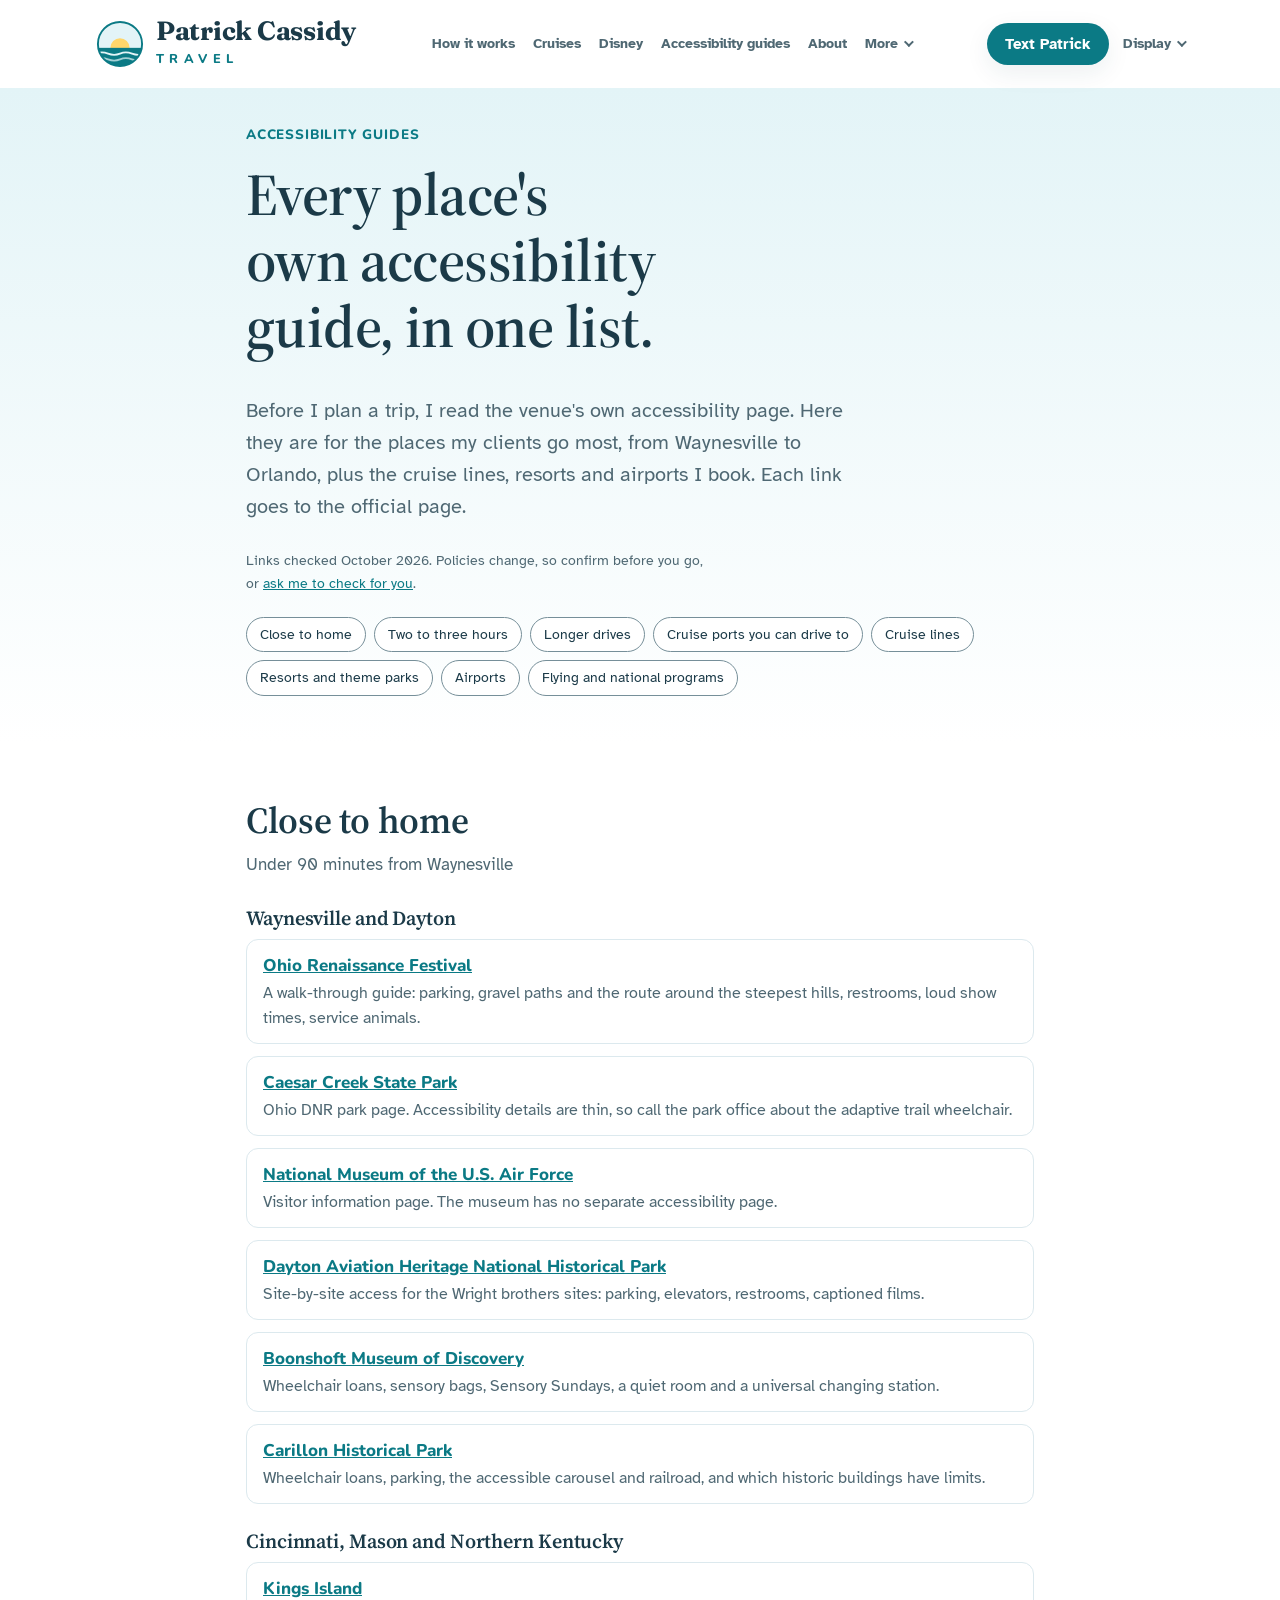
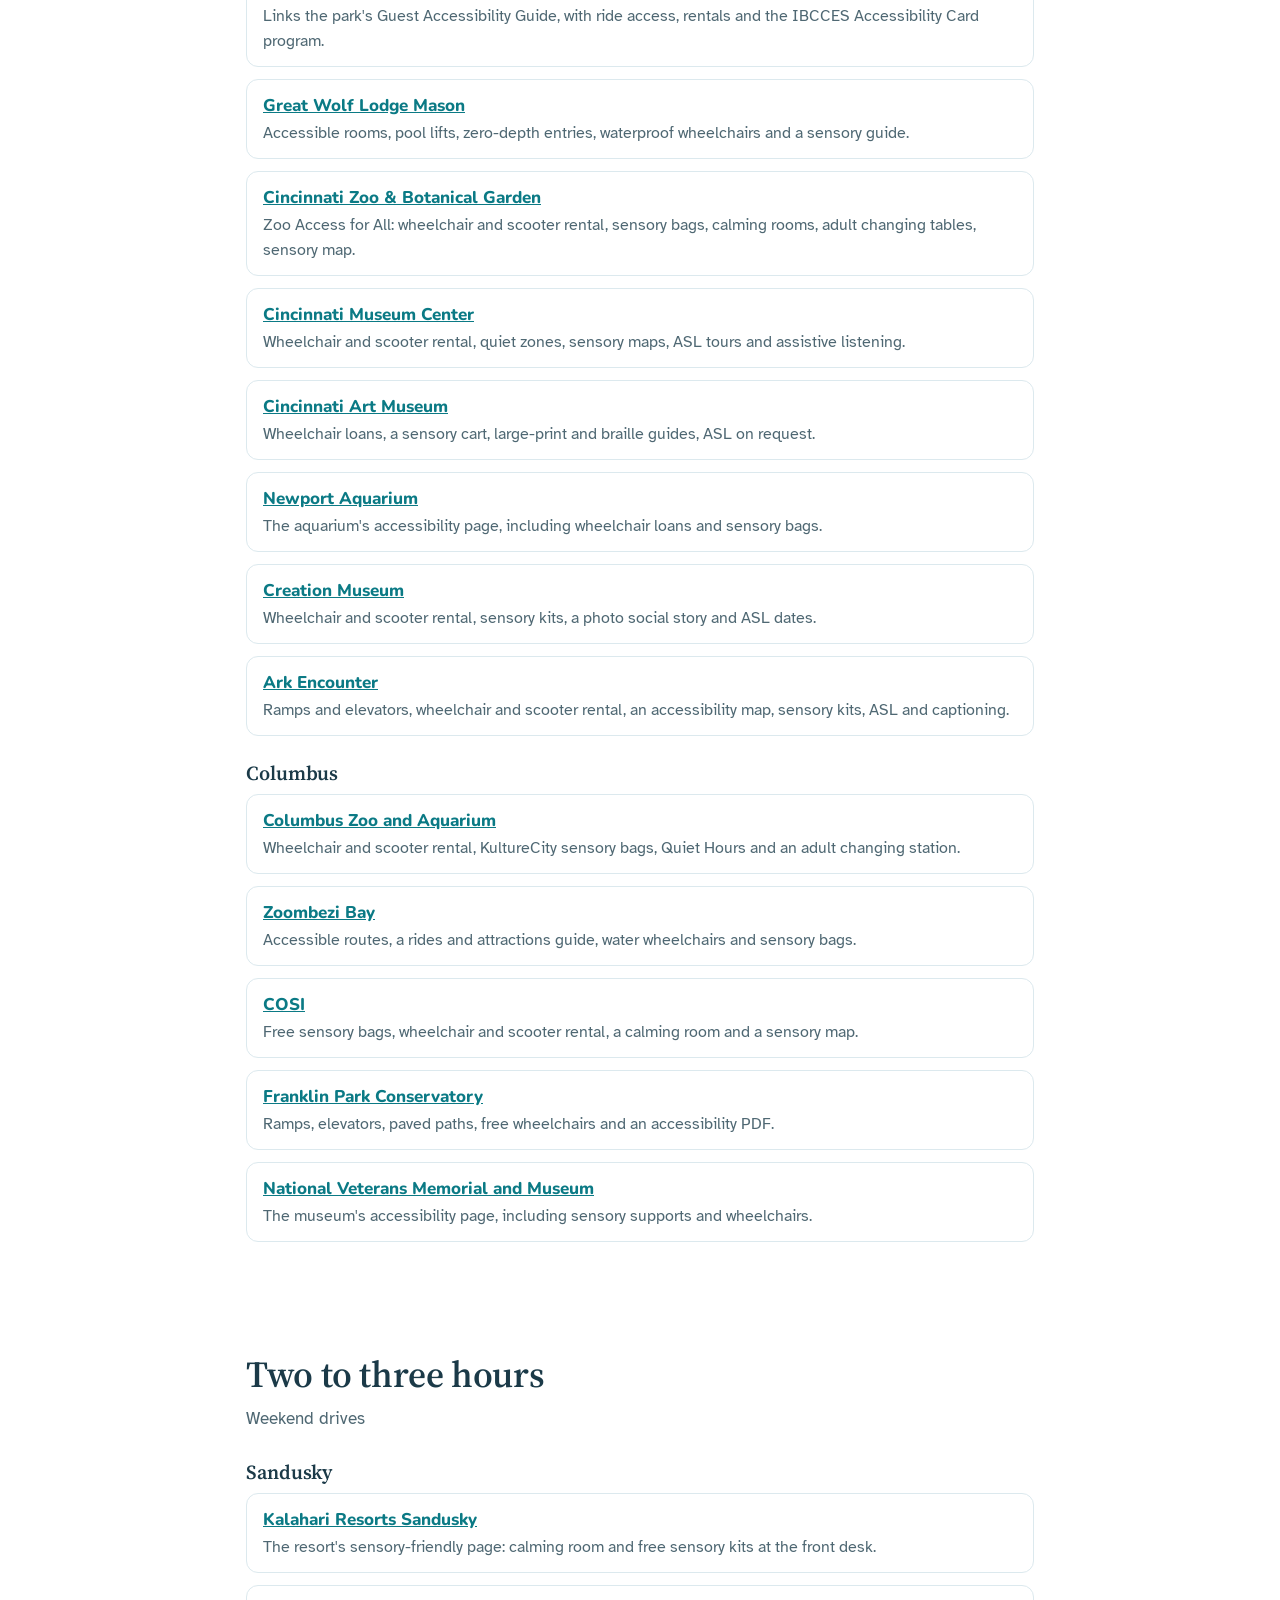
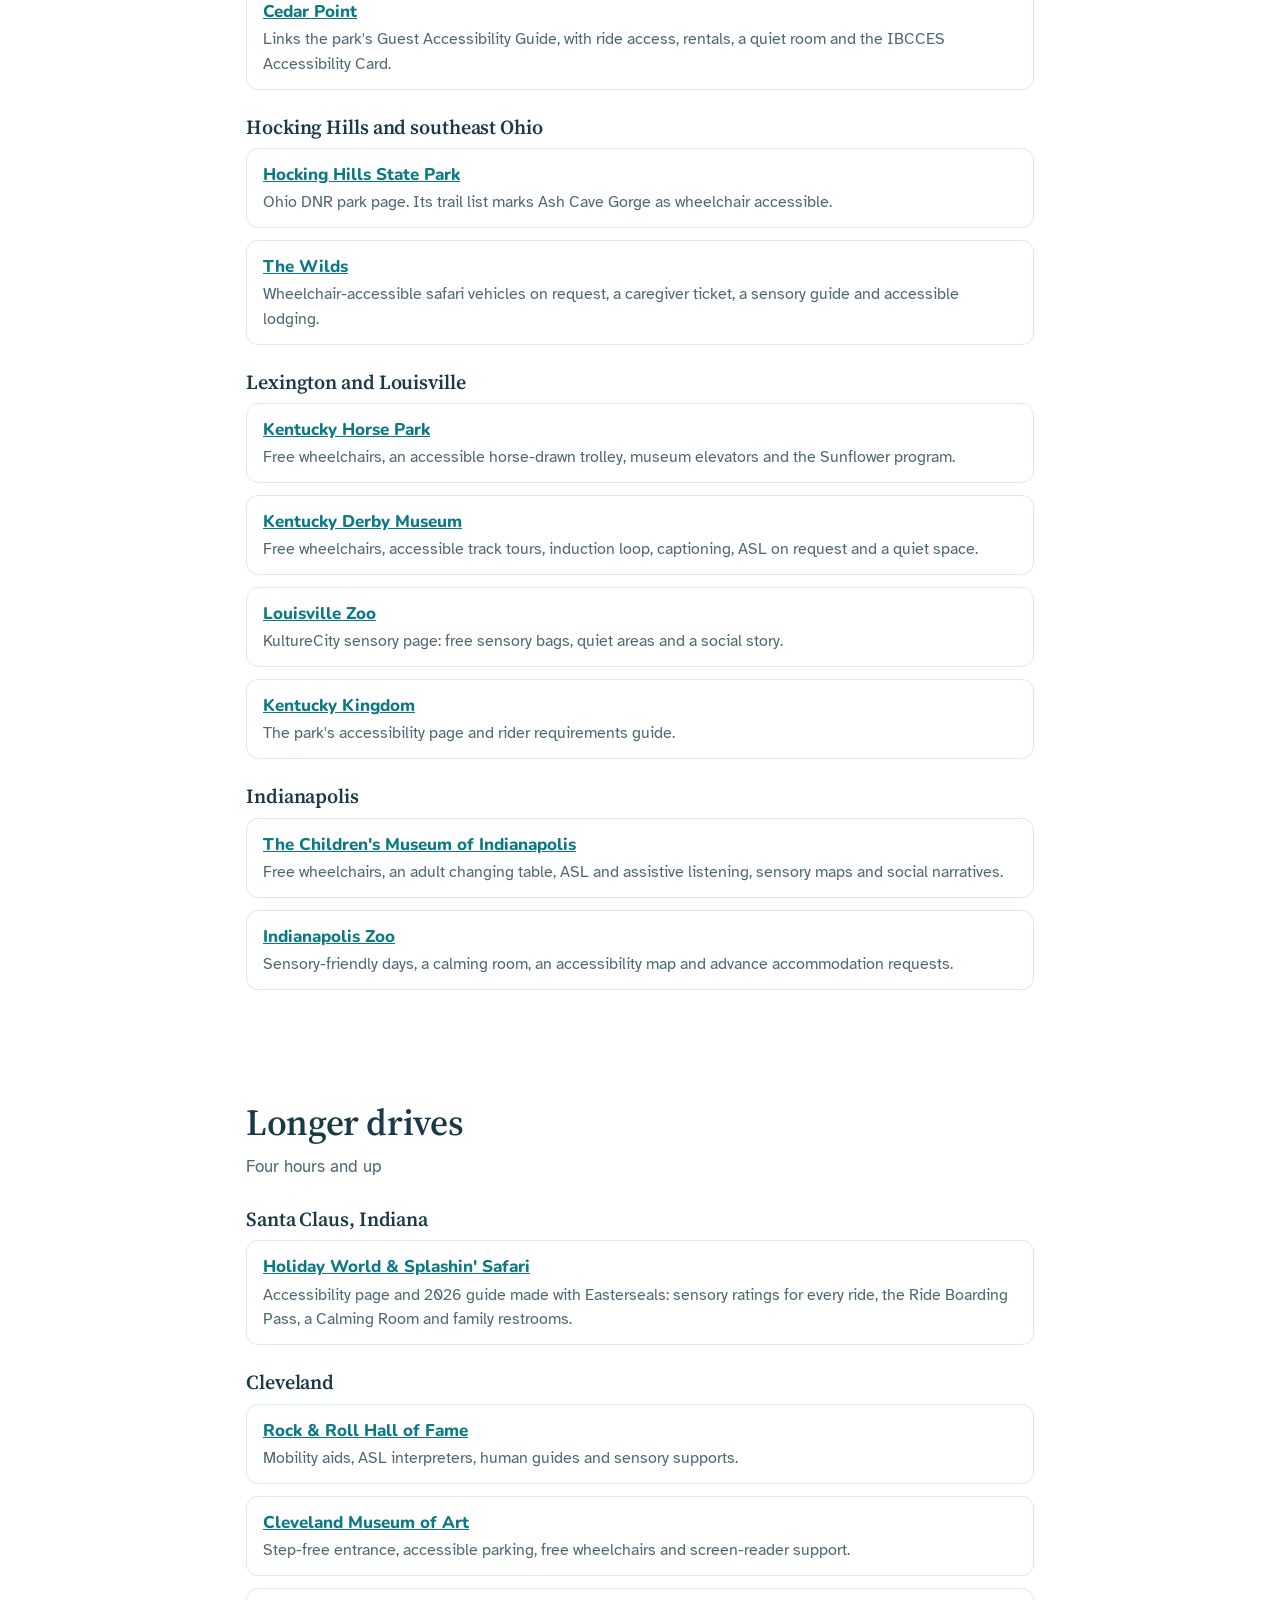
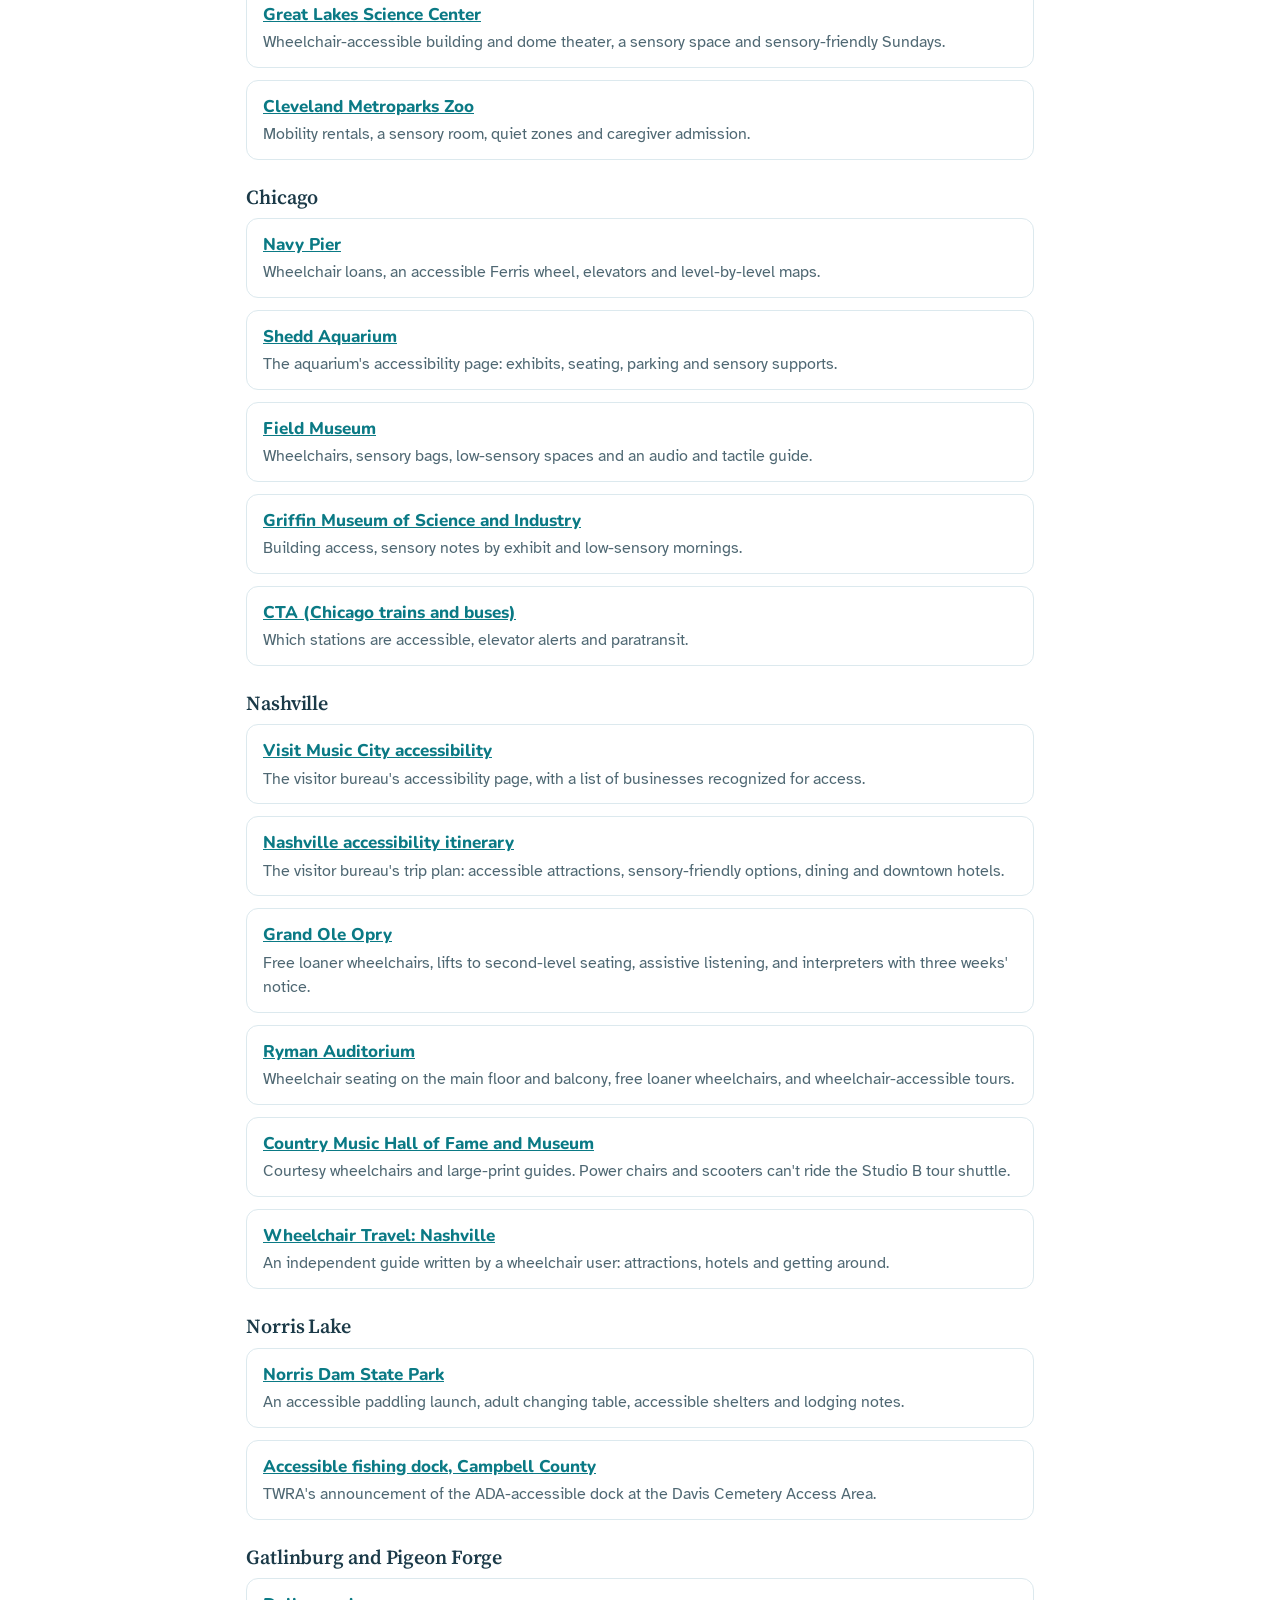
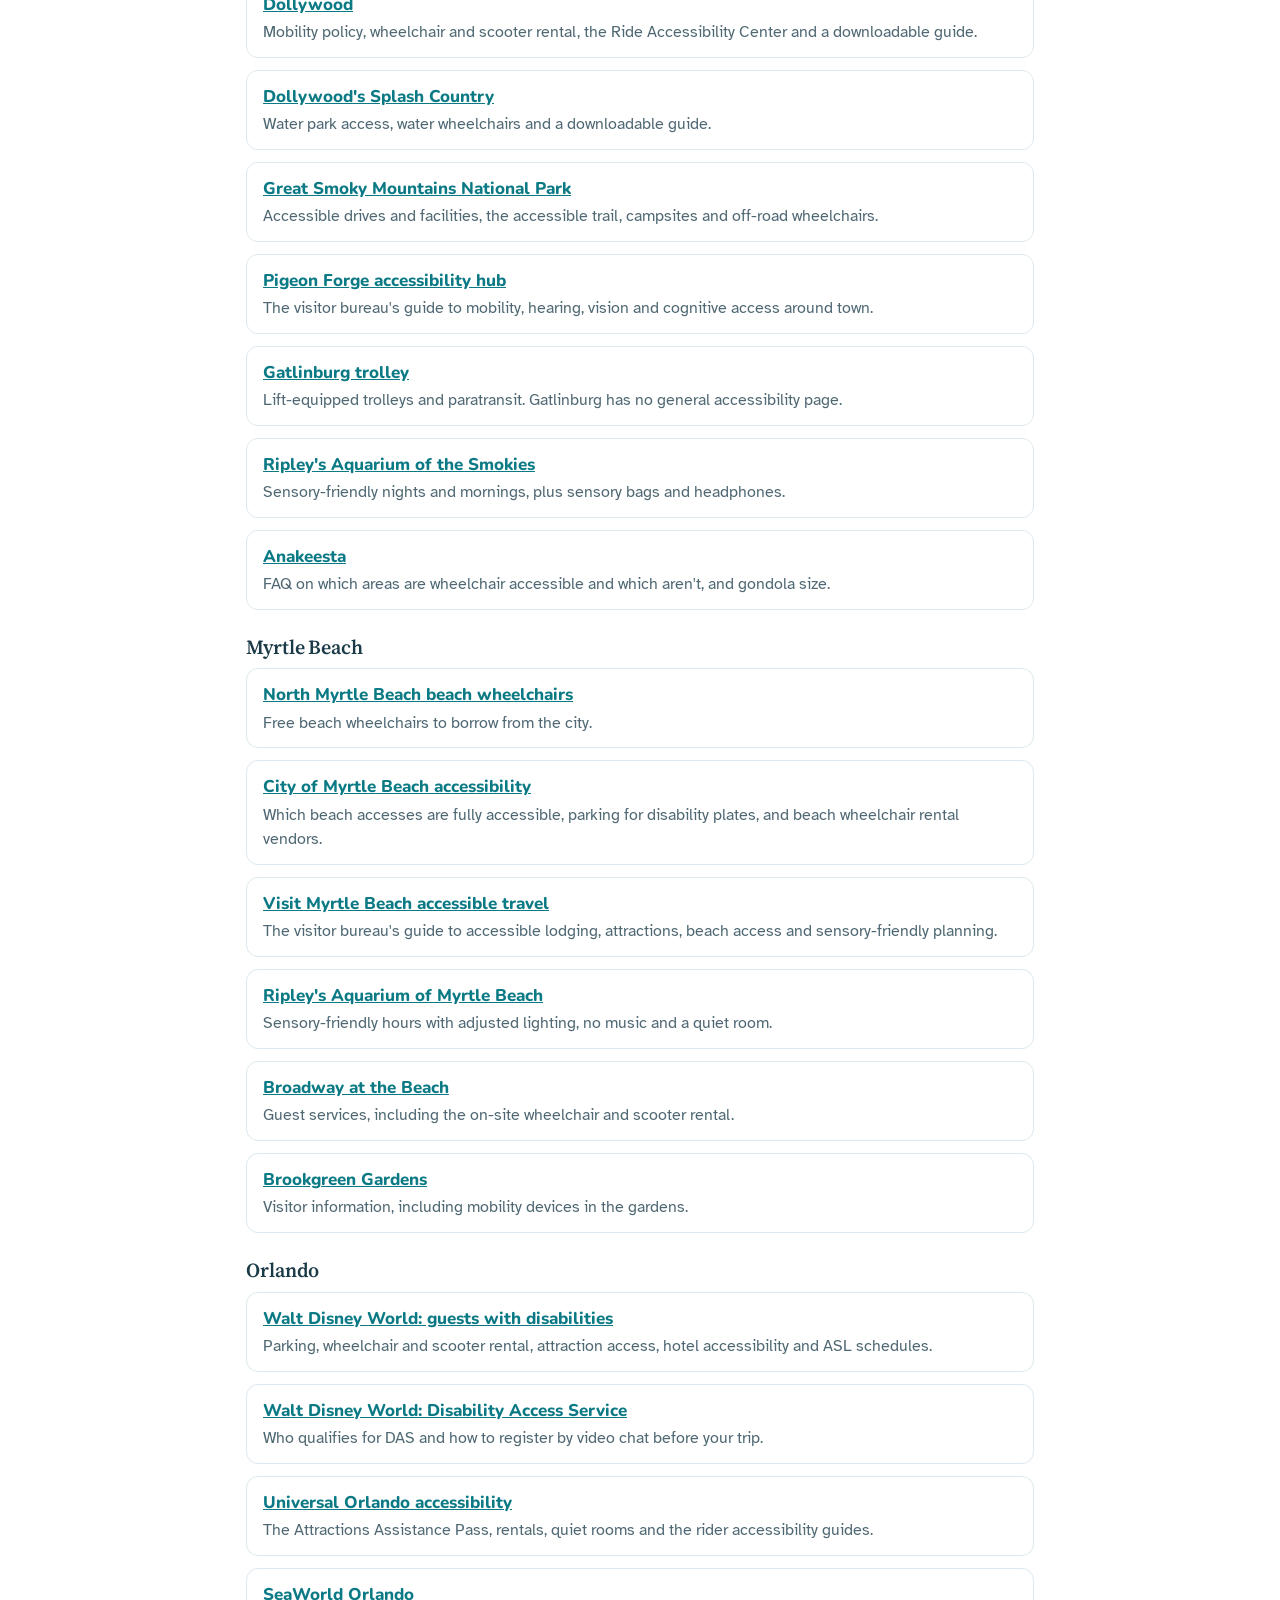
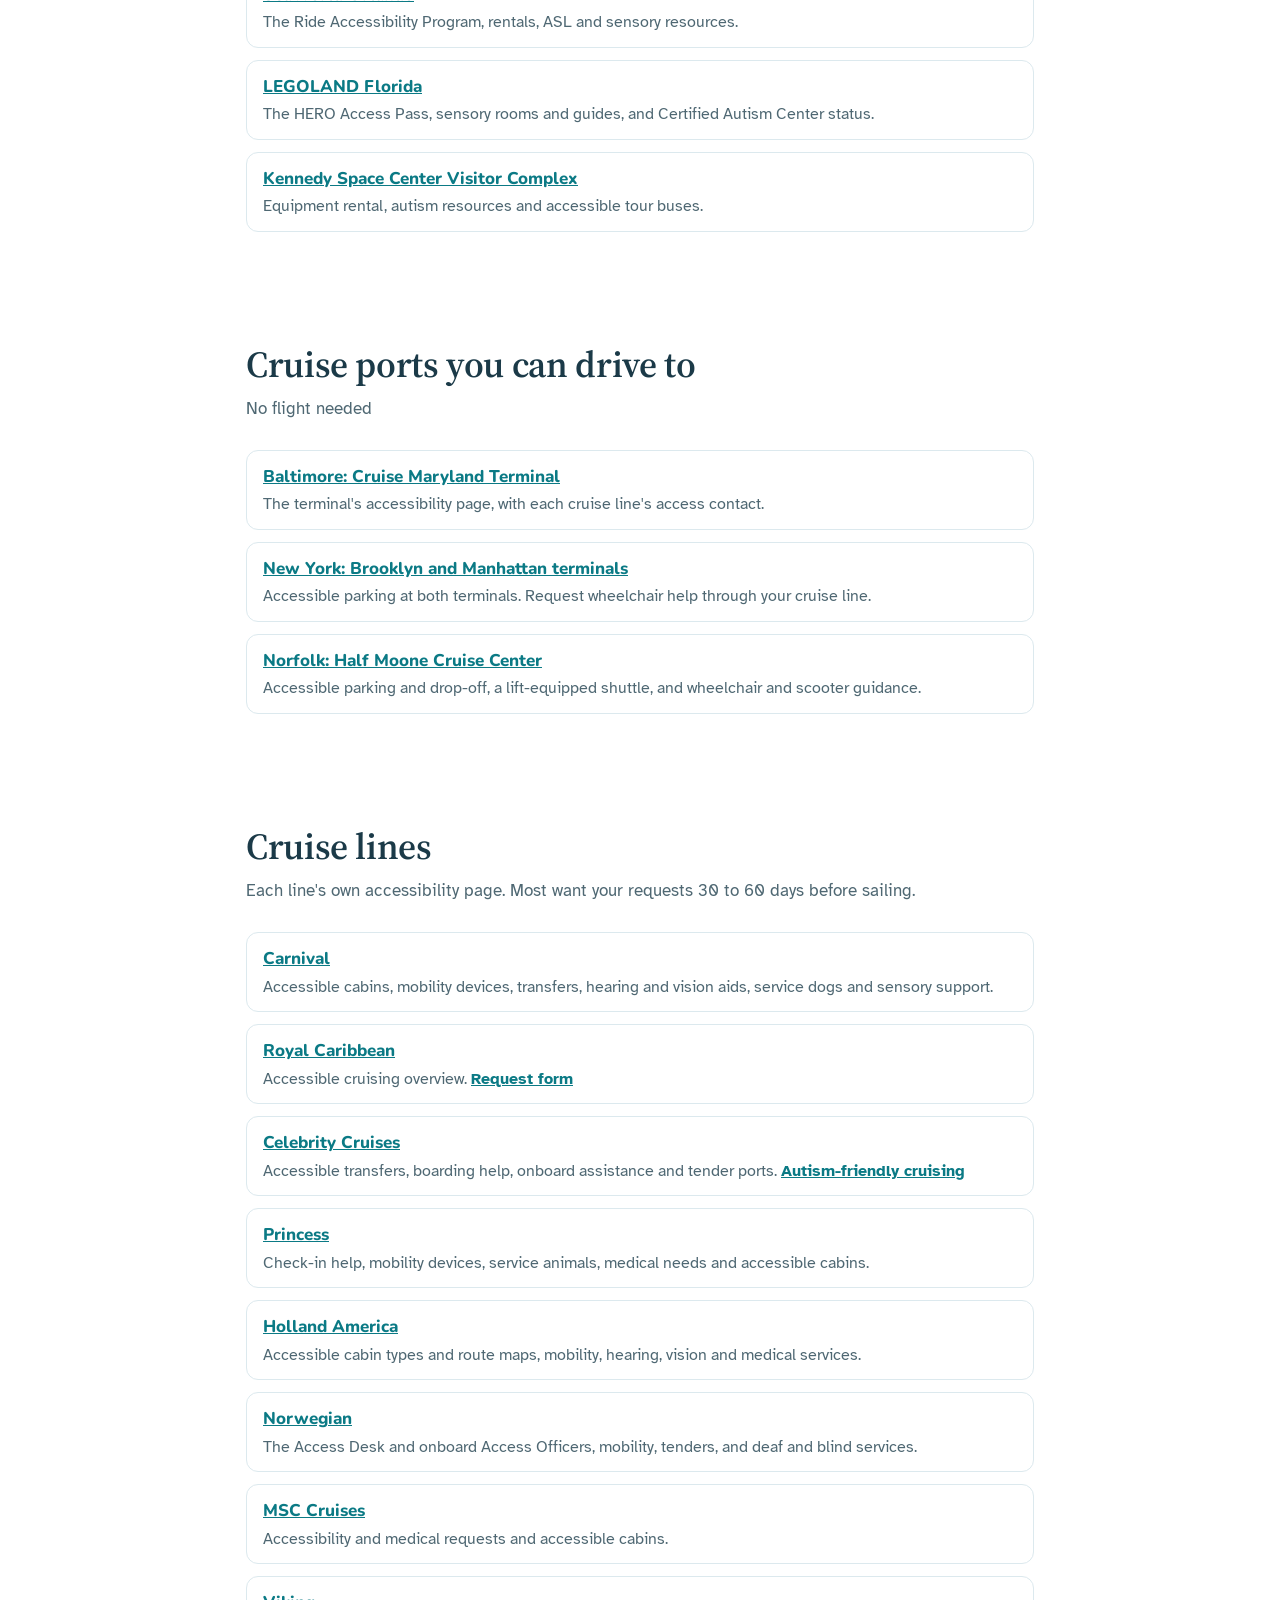
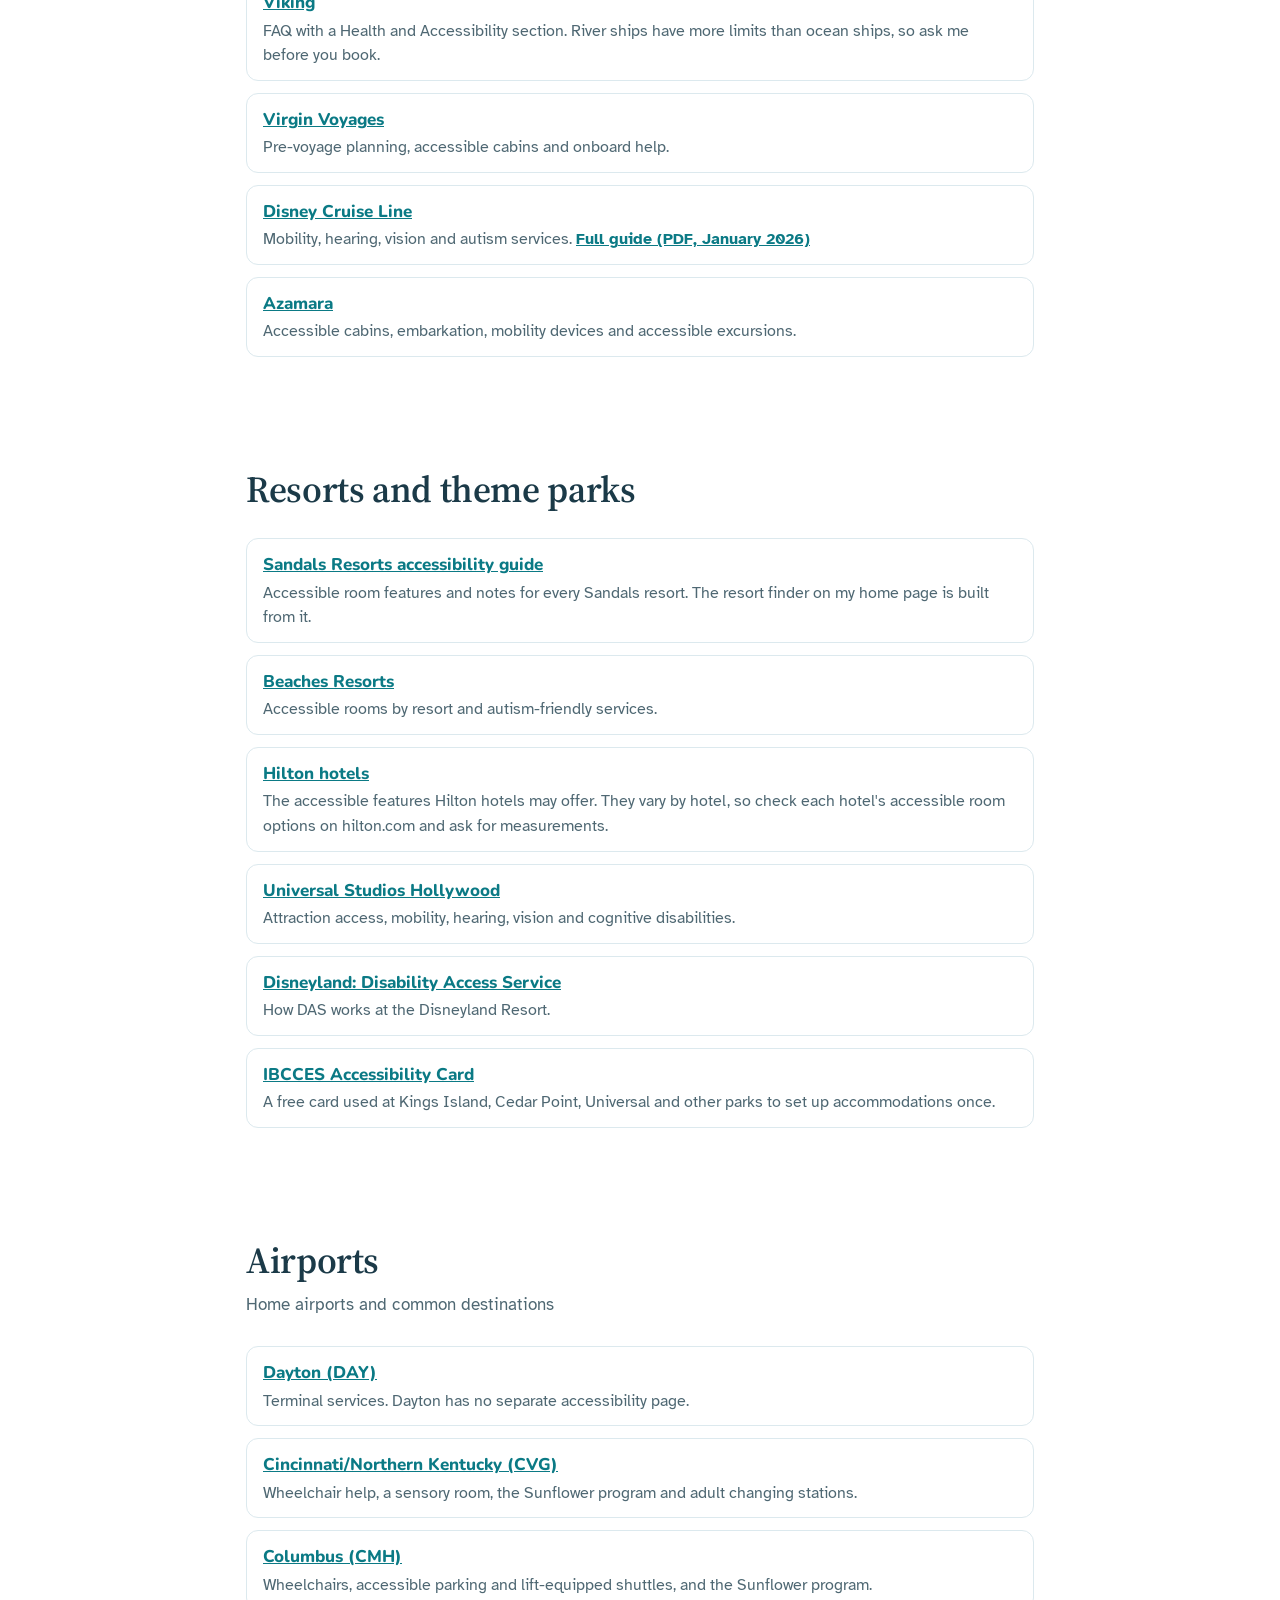
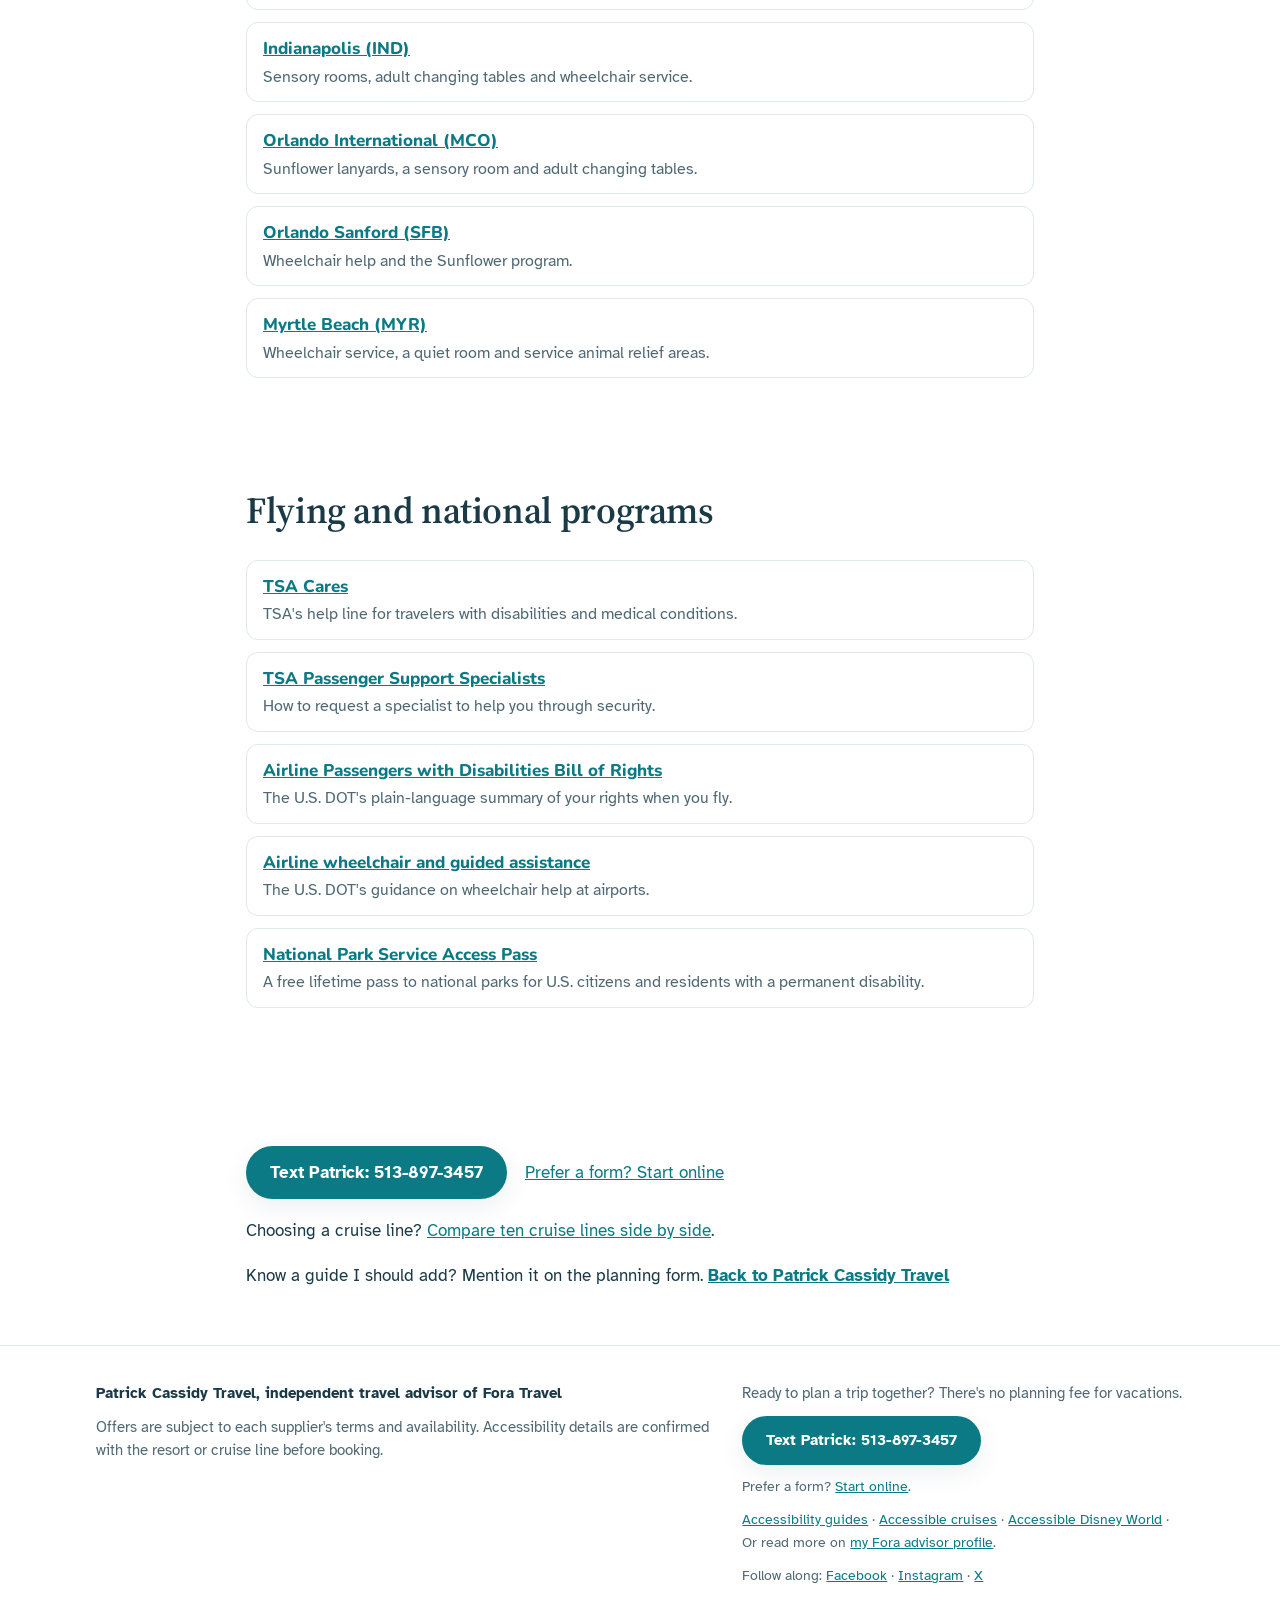
<file: guides.html>
<!doctype html>
<html lang="en">
<head>
<meta charset="utf-8">
<meta name="viewport" content="width=device-width, initial-scale=1, viewport-fit=cover">
<meta name="description" content="Links to official accessibility guides for attractions near Waynesville, Ohio, regional getaways, Orlando, cruise lines, resorts and airports.">
<title>Accessibility Guides</title>
<link rel="icon" href="img/brand/favicon.svg" type="image/svg+xml">
<link rel="apple-touch-icon" href="img/brand/apple-touch-icon.png">
<link rel="canonical" href="https://cassidytravel.org/guides.html">
<meta property="og:type" content="website">
<meta property="og:url" content="https://cassidytravel.org/guides.html">
<meta property="og:title" content="Accessibility Guides | Patrick Cassidy Travel">
<meta property="og:image" content="https://cassidytravel.org/img/patrick-640.jpg">
<meta property="og:description" content="Official accessibility guides for attractions near Waynesville, regional getaways, Orlando, cruise lines, resorts and airports.">
<link rel="preconnect" href="https://fonts.googleapis.com">
<link rel="preconnect" href="https://fonts.gstatic.com" crossorigin>
<link rel="stylesheet" href="https://fonts.googleapis.com/css2?family=Atkinson+Hyperlegible:ital,wght@0,400;0,700;1,400&family=Nunito:wght@400;600;700;800&family=Fraunces:opsz,wght@9..144,700&family=Source+Serif+4:opsz,wght@8..60,600;8..60,700&display=swap">
<link rel="stylesheet" href="styles.css">
</head>
<body>

<a class="skip" href="#main">Skip to content</a>

<header class="head">
  <div class="wrap">
    <a class="mark" href="index.html"><svg class="mark-icon" viewBox="0 0 100 100" aria-hidden="true"><defs><clipPath id="mk"><circle cx="50" cy="50" r="46"/></clipPath></defs><circle cx="50" cy="50" r="46" fill="#E3F4F7"/><g clip-path="url(#mk)"><circle cx="50" cy="58" r="20" fill="#FFD66B"/><rect x="0" y="58" width="100" height="50" fill="#0B7A85"/><path d="M0 70 Q12 65 25 70 T50 70 T75 70 T100 70" stroke="#E3F4F7" stroke-width="3.5" fill="none"/><path d="M0 82 Q12 77 25 82 T50 82 T75 82 T100 82" stroke="#E3F4F7" stroke-width="3.5" fill="none" opacity=".7"/></g><circle cx="50" cy="50" r="46" fill="none" stroke="#0B7A85" stroke-width="4"/></svg><span class="mark-text"><b>Patrick Cassidy</b><span>Travel</span></span></a>
    <nav aria-label="Main"><ul class="nav">
      <li><a href="index.html#how">How it works</a></li>
      <li><a href="cruise-lines.html">Cruises</a></li>
      <li><a href="accessible-disney-world.html">Disney</a></li>
      <li><a href="guides.html"><span class="w-long">Accessibility guides</span><span class="w-short">Guides</span></a></li>
      <li class="hide-sm"><a href="index.html#about">About</a></li>
      <li class="nav-more"><details><summary>More</summary><ul>
        <li><a href="index.html#sales">Current offers</a></li>
        <li><a href="index.html#favorites">Family favorites</a></li>
        <li><a href="index.html#seasonal">What to book now</a></li>
        <li><a href="index.html#drive">Drive trips</a></li>
        <li><a href="index.html#quiz">Trip match</a></li>
        <li><a href="index.html#finder">Accessible resorts</a></li>
        <li><a href="accessible-cruises.html">Accessible cruises</a></li>
        <li><a href="teams.html">Team travel</a></li>
        <li><a href="blog/">Blog</a></li>
        <li class="show-sm"><a href="index.html#about">About</a></li>
      </ul></details></li>
    </ul></nav>
    <div class="head-actions">
      <a class="btn btn-sm" href="sms:+15138973457">Text Patrick</a>
      <details class="display"><summary aria-label="Display options"><span class="w-long">Display</span><span class="w-short" aria-hidden="true">Aa</span></summary>
        <div class="toggles" role="group" aria-label="Display options">
          <span class="has-tip"><button class="pill" id="t-calm" type="button" aria-pressed="false" aria-describedby="tip-calm">Calm mode</button><button class="tip-q" id="q-calm" type="button" aria-label="What does Calm mode do?" aria-expanded="false" aria-controls="tip-calm">?</button><span class="tip" id="tip-calm" role="tooltip">Stops animation and softens colors</span></span>
          <button class="pill" id="t-large" type="button" aria-pressed="false">Larger text</button>
        </div>
      </details>
    </div>
  </div>
</header>

<main id="main">
  <section class="page-hero" aria-labelledby="page-h">
    <div class="wrap">
      <p class="eyebrow">Accessibility guides</p>
      <h1 id="page-h">Every place's own accessibility guide, in one list.</h1>
      <p class="lede">Before I plan a trip, I read the venue's own accessibility page. Here they are for the places my clients go most, from Waynesville to Orlando, plus the cruise lines, resorts and airports I book. Each link goes to the official page.</p>
      <p class="cta-note">Links checked October 2026. Policies change, so confirm before you go, or <a href="https://secure.foratravel.com/intake/AOaJHvy4Ll" target="_blank" rel="noopener">ask me to check for you<span class="sr-only"> (opens in a new tab)</span></a>.</p>
      <nav class="g-jump" aria-label="Jump to a section"><a class="pill" href="#close">Close to home</a><a class="pill" href="#regional">Two to three hours</a><a class="pill" href="#longer">Longer drives</a><a class="pill" href="#ports">Cruise ports you can drive to</a><a class="pill" href="#cruise">Cruise lines</a><a class="pill" href="#resorts">Resorts and theme parks</a><a class="pill" href="#airports">Airports</a><a class="pill" href="#flying">Flying and national programs</a></nav>
    </div>
  </section>
<section class="block" id="close" aria-labelledby="close-h"><div class="wrap narrow">
<div class="sec-head"><h2 id="close-h">Close to home</h2><p>Under 90 minutes from Waynesville</p></div>
<h3 class="g-place" id="waynesville">Waynesville and Dayton</h3>
<ul class="g-list"><li><a class="g-name" href="https://renfestival.com/accessibility-at-the-ohio-renaissance-festival/" target="_blank" rel="noopener">Ohio Renaissance Festival<span class="sr-only"> (opens in a new tab)</span></a><span class="g-about">A walk-through guide: parking, gravel paths and the route around the steepest hills, restrooms, loud show times, service animals.</span></li><li><a class="g-name" href="https://ohiodnr.gov/go-and-do/plan-a-visit/find-a-property/caesar-creek-state-park" target="_blank" rel="noopener">Caesar Creek State Park<span class="sr-only"> (opens in a new tab)</span></a><span class="g-about">Ohio DNR park page. Accessibility details are thin, so call the park office about the adaptive trail wheelchair.</span></li><li><a class="g-name" href="https://www.nationalmuseum.af.mil/Visit/" target="_blank" rel="noopener">National Museum of the U.S. Air Force<span class="sr-only"> (opens in a new tab)</span></a><span class="g-about">Visitor information page. The museum has no separate accessibility page.</span></li><li><a class="g-name" href="https://www.nps.gov/daav/planyourvisit/accessibility.htm" target="_blank" rel="noopener">Dayton Aviation Heritage National Historical Park<span class="sr-only"> (opens in a new tab)</span></a><span class="g-about">Site-by-site access for the Wright brothers sites: parking, elevators, restrooms, captioned films.</span></li><li><a class="g-name" href="https://boonshoft.org/about-us/accessibility/" target="_blank" rel="noopener">Boonshoft Museum of Discovery<span class="sr-only"> (opens in a new tab)</span></a><span class="g-about">Wheelchair loans, sensory bags, Sensory Sundays, a quiet room and a universal changing station.</span></li><li><a class="g-name" href="https://www.daytonhistory.org/visit/general-info/parking-accessibility/" target="_blank" rel="noopener">Carillon Historical Park<span class="sr-only"> (opens in a new tab)</span></a><span class="g-about">Wheelchair loans, parking, the accessible carousel and railroad, and which historic buildings have limits.</span></li></ul>
<h3 class="g-place" id="cincinnati">Cincinnati, Mason and Northern Kentucky</h3>
<ul class="g-list"><li><a class="g-name" href="https://sixflags.com/kingsisland/accessibility" target="_blank" rel="noopener">Kings Island<span class="sr-only"> (opens in a new tab)</span></a><span class="g-about">Links the park&#x27;s Guest Accessibility Guide, with ride access, rentals and the IBCCES Accessibility Card program.</span></li><li><a class="g-name" href="https://www.greatwolf.com/mason/accessibility" target="_blank" rel="noopener">Great Wolf Lodge Mason<span class="sr-only"> (opens in a new tab)</span></a><span class="g-about">Accessible rooms, pool lifts, zero-depth entries, waterproof wheelchairs and a sensory guide.</span></li><li><a class="g-name" href="https://cincinnatizoo.org/plan-your-visit/zoo-access-for-all/" target="_blank" rel="noopener">Cincinnati Zoo &amp; Botanical Garden<span class="sr-only"> (opens in a new tab)</span></a><span class="g-about">Zoo Access for All: wheelchair and scooter rental, sensory bags, calming rooms, adult changing tables, sensory map.</span></li><li><a class="g-name" href="https://www.cincymuseum.org/accessibility" target="_blank" rel="noopener">Cincinnati Museum Center<span class="sr-only"> (opens in a new tab)</span></a><span class="g-about">Wheelchair and scooter rental, quiet zones, sensory maps, ASL tours and assistive listening.</span></li><li><a class="g-name" href="https://cincinnatiartmuseum.org/access" target="_blank" rel="noopener">Cincinnati Art Museum<span class="sr-only"> (opens in a new tab)</span></a><span class="g-about">Wheelchair loans, a sensory cart, large-print and braille guides, ASL on request.</span></li><li><a class="g-name" href="https://www.newportaquarium.com/plan-your-visit/accessibility/" target="_blank" rel="noopener">Newport Aquarium<span class="sr-only"> (opens in a new tab)</span></a><span class="g-about">The aquarium&#x27;s accessibility page, including wheelchair loans and sensory bags.</span></li><li><a class="g-name" href="https://creationmuseum.org/accessibility/" target="_blank" rel="noopener">Creation Museum<span class="sr-only"> (opens in a new tab)</span></a><span class="g-about">Wheelchair and scooter rental, sensory kits, a photo social story and ASL dates.</span></li><li><a class="g-name" href="https://arkencounter.com/accessibility/" target="_blank" rel="noopener">Ark Encounter<span class="sr-only"> (opens in a new tab)</span></a><span class="g-about">Ramps and elevators, wheelchair and scooter rental, an accessibility map, sensory kits, ASL and captioning.</span></li></ul>
<h3 class="g-place" id="columbus">Columbus</h3>
<ul class="g-list"><li><a class="g-name" href="https://columbuszoo.org/accessibility" target="_blank" rel="noopener">Columbus Zoo and Aquarium<span class="sr-only"> (opens in a new tab)</span></a><span class="g-about">Wheelchair and scooter rental, KultureCity sensory bags, Quiet Hours and an adult changing station.</span></li><li><a class="g-name" href="https://www.zoombezibay.com/accessibility" target="_blank" rel="noopener">Zoombezi Bay<span class="sr-only"> (opens in a new tab)</span></a><span class="g-about">Accessible routes, a rides and attractions guide, water wheelchairs and sensory bags.</span></li><li><a class="g-name" href="https://cosi.org/visit/amenities-and-accessibility" target="_blank" rel="noopener">COSI<span class="sr-only"> (opens in a new tab)</span></a><span class="g-about">Free sensory bags, wheelchair and scooter rental, a calming room and a sensory map.</span></li><li><a class="g-name" href="https://www.fpconservatory.org/plan-a-visit/know-before-you-go/" target="_blank" rel="noopener">Franklin Park Conservatory<span class="sr-only"> (opens in a new tab)</span></a><span class="g-about">Ramps, elevators, paved paths, free wheelchairs and an accessibility PDF.</span></li><li><a class="g-name" href="https://nationalvmm.org/visit/accessibility/" target="_blank" rel="noopener">National Veterans Memorial and Museum<span class="sr-only"> (opens in a new tab)</span></a><span class="g-about">The museum&#x27;s accessibility page, including sensory supports and wheelchairs.</span></li></ul>
</div></section>
<section class="block" id="regional" aria-labelledby="regional-h"><div class="wrap narrow">
<div class="sec-head"><h2 id="regional-h">Two to three hours</h2><p>Weekend drives</p></div>
<h3 class="g-place" id="sandusky">Sandusky</h3>
<ul class="g-list"><li><a class="g-name" href="https://www.kalahariresorts.com/ohio/sensory-friendly/" target="_blank" rel="noopener">Kalahari Resorts Sandusky<span class="sr-only"> (opens in a new tab)</span></a><span class="g-about">The resort&#x27;s sensory-friendly page: calming room and free sensory kits at the front desk.</span></li><li><a class="g-name" href="https://www.sixflags.com/cedarpoint/accessibility" target="_blank" rel="noopener">Cedar Point<span class="sr-only"> (opens in a new tab)</span></a><span class="g-about">Links the park&#x27;s Guest Accessibility Guide, with ride access, rentals, a quiet room and the IBCCES Accessibility Card.</span></li></ul>
<h3 class="g-place" id="hocking">Hocking Hills and southeast Ohio</h3>
<ul class="g-list"><li><a class="g-name" href="https://ohiodnr.gov/go-and-do/plan-a-visit/find-a-property/hocking-hills-state-park" target="_blank" rel="noopener">Hocking Hills State Park<span class="sr-only"> (opens in a new tab)</span></a><span class="g-about">Ohio DNR park page. Its trail list marks Ash Cave Gorge as wheelchair accessible.</span></li><li><a class="g-name" href="https://thewilds.org/accessibility" target="_blank" rel="noopener">The Wilds<span class="sr-only"> (opens in a new tab)</span></a><span class="g-about">Wheelchair-accessible safari vehicles on request, a caregiver ticket, a sensory guide and accessible lodging.</span></li></ul>
<h3 class="g-place" id="kentucky">Lexington and Louisville</h3>
<ul class="g-list"><li><a class="g-name" href="https://kyhorsepark.com/park-information/accessibility/" target="_blank" rel="noopener">Kentucky Horse Park<span class="sr-only"> (opens in a new tab)</span></a><span class="g-about">Free wheelchairs, an accessible horse-drawn trolley, museum elevators and the Sunflower program.</span></li><li><a class="g-name" href="https://derbymuseum.org/plan-a-visit/accessibility.html" target="_blank" rel="noopener">Kentucky Derby Museum<span class="sr-only"> (opens in a new tab)</span></a><span class="g-about">Free wheelchairs, accessible track tours, induction loop, captioning, ASL on request and a quiet space.</span></li><li><a class="g-name" href="https://louisvillezoo.org/kulturecity" target="_blank" rel="noopener">Louisville Zoo<span class="sr-only"> (opens in a new tab)</span></a><span class="g-about">KultureCity sensory page: free sensory bags, quiet areas and a social story.</span></li><li><a class="g-name" href="https://www.kentuckykingdom.com/Accessibility" target="_blank" rel="noopener">Kentucky Kingdom<span class="sr-only"> (opens in a new tab)</span></a><span class="g-about">The park&#x27;s accessibility page and rider requirements guide.</span></li></ul>
<h3 class="g-place" id="indianapolis">Indianapolis</h3>
<ul class="g-list"><li><a class="g-name" href="https://www.childrensmuseum.org/visit/accessibility" target="_blank" rel="noopener">The Children&#x27;s Museum of Indianapolis<span class="sr-only"> (opens in a new tab)</span></a><span class="g-about">Free wheelchairs, an adult changing table, ASL and assistive listening, sensory maps and social narratives.</span></li><li><a class="g-name" href="https://www.indianapoliszoo.com/accessibility" target="_blank" rel="noopener">Indianapolis Zoo<span class="sr-only"> (opens in a new tab)</span></a><span class="g-about">Sensory-friendly days, a calming room, an accessibility map and advance accommodation requests.</span></li></ul>
</div></section>
<section class="block" id="longer" aria-labelledby="longer-h"><div class="wrap narrow">
<div class="sec-head"><h2 id="longer-h">Longer drives</h2><p>Four hours and up</p></div>
<h3 class="g-place" id="holidayworld">Santa Claus, Indiana</h3>
<ul class="g-list"><li><a class="g-name" href="https://holidayworld.com/park-info/accessibility/" target="_blank" rel="noopener">Holiday World &amp; Splashin&#x27; Safari<span class="sr-only"> (opens in a new tab)</span></a><span class="g-about">Accessibility page and 2026 guide made with Easterseals: sensory ratings for every ride, the Ride Boarding Pass, a Calming Room and family restrooms.</span></li></ul>
<h3 class="g-place" id="cleveland">Cleveland</h3>
<ul class="g-list"><li><a class="g-name" href="https://www.rockhall.com/accessibility" target="_blank" rel="noopener">Rock &amp; Roll Hall of Fame<span class="sr-only"> (opens in a new tab)</span></a><span class="g-about">Mobility aids, ASL interpreters, human guides and sensory supports.</span></li><li><a class="g-name" href="https://www.clevelandart.org/plan-your-visit/accessibility-and-ada-compliance" target="_blank" rel="noopener">Cleveland Museum of Art<span class="sr-only"> (opens in a new tab)</span></a><span class="g-about">Step-free entrance, accessible parking, free wheelchairs and screen-reader support.</span></li><li><a class="g-name" href="https://greatscience.com/visit/accessibility-amenities" target="_blank" rel="noopener">Great Lakes Science Center<span class="sr-only"> (opens in a new tab)</span></a><span class="g-about">Wheelchair-accessible building and dome theater, a sensory space and sensory-friendly Sundays.</span></li><li><a class="g-name" href="https://www.clevelandmetroparks.com/about/cleveland-metroparks-organization/accessibility/zoo-accessibility" target="_blank" rel="noopener">Cleveland Metroparks Zoo<span class="sr-only"> (opens in a new tab)</span></a><span class="g-about">Mobility rentals, a sensory room, quiet zones and caregiver admission.</span></li></ul>
<h3 class="g-place" id="chicago">Chicago</h3>
<ul class="g-list"><li><a class="g-name" href="https://navypier.org/plan-your-visit/accessibility/" target="_blank" rel="noopener">Navy Pier<span class="sr-only"> (opens in a new tab)</span></a><span class="g-about">Wheelchair loans, an accessible Ferris wheel, elevators and level-by-level maps.</span></li><li><a class="g-name" href="https://sheddaquarium.org/plan-a-visit/accessibility" target="_blank" rel="noopener">Shedd Aquarium<span class="sr-only"> (opens in a new tab)</span></a><span class="g-about">The aquarium&#x27;s accessibility page: exhibits, seating, parking and sensory supports.</span></li><li><a class="g-name" href="https://www.fieldmuseum.org/accessibility" target="_blank" rel="noopener">Field Museum<span class="sr-only"> (opens in a new tab)</span></a><span class="g-about">Wheelchairs, sensory bags, low-sensory spaces and an audio and tactile guide.</span></li><li><a class="g-name" href="https://www.griffinmsi.org/visit/accessibility" target="_blank" rel="noopener">Griffin Museum of Science and Industry<span class="sr-only"> (opens in a new tab)</span></a><span class="g-about">Building access, sensory notes by exhibit and low-sensory mornings.</span></li><li><a class="g-name" href="https://www.transitchicago.com/accessibility/" target="_blank" rel="noopener">CTA (Chicago trains and buses)<span class="sr-only"> (opens in a new tab)</span></a><span class="g-about">Which stations are accessible, elevator alerts and paratransit.</span></li></ul>
<h3 class="g-place" id="nashville">Nashville</h3>
<ul class="g-list"><li><a class="g-name" href="https://www.visitmusiccity.com/accessibility" target="_blank" rel="noopener">Visit Music City accessibility<span class="sr-only"> (opens in a new tab)</span></a><span class="g-about">The visitor bureau&#x27;s accessibility page, with a list of businesses recognized for access.</span></li><li><a class="g-name" href="https://www.visitmusiccity.com/nashville-trip-ideas/nashvilles-accessibility-itinerary" target="_blank" rel="noopener">Nashville accessibility itinerary<span class="sr-only"> (opens in a new tab)</span></a><span class="g-about">The visitor bureau&#x27;s trip plan: accessible attractions, sensory-friendly options, dining and downtown hotels.</span></li><li><a class="g-name" href="https://opry.com/accessibility" target="_blank" rel="noopener">Grand Ole Opry<span class="sr-only"> (opens in a new tab)</span></a><span class="g-about">Free loaner wheelchairs, lifts to second-level seating, assistive listening, and interpreters with three weeks&#x27; notice.</span></li><li><a class="g-name" href="https://www.ryman.com/accessibility" target="_blank" rel="noopener">Ryman Auditorium<span class="sr-only"> (opens in a new tab)</span></a><span class="g-about">Wheelchair seating on the main floor and balcony, free loaner wheelchairs, and wheelchair-accessible tours.</span></li><li><a class="g-name" href="https://countrymusichalloffame.org/accessibility" target="_blank" rel="noopener">Country Music Hall of Fame and Museum<span class="sr-only"> (opens in a new tab)</span></a><span class="g-about">Courtesy wheelchairs and large-print guides. Power chairs and scooters can&#x27;t ride the Studio B tour shuttle.</span></li><li><a class="g-name" href="https://wheelchairtravel.org/nashville/" target="_blank" rel="noopener">Wheelchair Travel: Nashville<span class="sr-only"> (opens in a new tab)</span></a><span class="g-about">An independent guide written by a wheelchair user: attractions, hotels and getting around.</span></li></ul>
<h3 class="g-place" id="norris">Norris Lake</h3>
<ul class="g-list"><li><a class="g-name" href="https://tnstateparks.com/parks/norris-dam/accessibility" target="_blank" rel="noopener">Norris Dam State Park<span class="sr-only"> (opens in a new tab)</span></a><span class="g-about">An accessible paddling launch, adult changing table, accessible shelters and lodging notes.</span></li><li><a class="g-name" href="https://www.tn.gov/twra/news/2026/7/31/new-courtesy-dock-completed-in-campbell-county.html" target="_blank" rel="noopener">Accessible fishing dock, Campbell County<span class="sr-only"> (opens in a new tab)</span></a><span class="g-about">TWRA&#x27;s announcement of the ADA-accessible dock at the Davis Cemetery Access Area.</span></li></ul>
<h3 class="g-place" id="smokies">Gatlinburg and Pigeon Forge</h3>
<ul class="g-list"><li><a class="g-name" href="https://www.dollywood.com/accessibility/dollywood-theme-park/" target="_blank" rel="noopener">Dollywood<span class="sr-only"> (opens in a new tab)</span></a><span class="g-about">Mobility policy, wheelchair and scooter rental, the Ride Accessibility Center and a downloadable guide.</span></li><li><a class="g-name" href="https://www.dollywood.com/accessibility/dollywood-splash-country" target="_blank" rel="noopener">Dollywood&#x27;s Splash Country<span class="sr-only"> (opens in a new tab)</span></a><span class="g-about">Water park access, water wheelchairs and a downloadable guide.</span></li><li><a class="g-name" href="https://www.nps.gov/grsm/planyourvisit/accessibility.htm" target="_blank" rel="noopener">Great Smoky Mountains National Park<span class="sr-only"> (opens in a new tab)</span></a><span class="g-about">Accessible drives and facilities, the accessible trail, campsites and off-road wheelchairs.</span></li><li><a class="g-name" href="https://www.mypigeonforge.com/planning/accessibility/" target="_blank" rel="noopener">Pigeon Forge accessibility hub<span class="sr-only"> (opens in a new tab)</span></a><span class="g-about">The visitor bureau&#x27;s guide to mobility, hearing, vision and cognitive access around town.</span></li><li><a class="g-name" href="https://www.gatlinburg.com/things-to-do/trolley/policies/" target="_blank" rel="noopener">Gatlinburg trolley<span class="sr-only"> (opens in a new tab)</span></a><span class="g-about">Lift-equipped trolleys and paratransit. Gatlinburg has no general accessibility page.</span></li><li><a class="g-name" href="https://www.ripleys.com/attractions/ripleys-aquarium-of-the-smokies/events/sensory-night" target="_blank" rel="noopener">Ripley&#x27;s Aquarium of the Smokies<span class="sr-only"> (opens in a new tab)</span></a><span class="g-about">Sensory-friendly nights and mornings, plus sensory bags and headphones.</span></li><li><a class="g-name" href="https://anakeesta.com/faq/" target="_blank" rel="noopener">Anakeesta<span class="sr-only"> (opens in a new tab)</span></a><span class="g-about">FAQ on which areas are wheelchair accessible and which aren&#x27;t, and gondola size.</span></li></ul>
<h3 class="g-place" id="myrtle">Myrtle Beach</h3>
<ul class="g-list"><li><a class="g-name" href="https://www.nmb.us/215/Beach-Wheelchairs" target="_blank" rel="noopener">North Myrtle Beach beach wheelchairs<span class="sr-only"> (opens in a new tab)</span></a><span class="g-about">Free beach wheelchairs to borrow from the city.</span></li><li><a class="g-name" href="https://www.cityofmyrtlebeach.com/services/accessibility_information/index.php" target="_blank" rel="noopener">City of Myrtle Beach accessibility<span class="sr-only"> (opens in a new tab)</span></a><span class="g-about">Which beach accesses are fully accessible, parking for disability plates, and beach wheelchair rental vendors.</span></li><li><a class="g-name" href="https://www.visitmyrtlebeach.com/plan/accessible-travel" target="_blank" rel="noopener">Visit Myrtle Beach accessible travel<span class="sr-only"> (opens in a new tab)</span></a><span class="g-about">The visitor bureau&#x27;s guide to accessible lodging, attractions, beach access and sensory-friendly planning.</span></li><li><a class="g-name" href="https://www.ripleys.com/attractions/ripleys-aquarium-of-myrtle-beach/events/sensory-friendly-hours" target="_blank" rel="noopener">Ripley&#x27;s Aquarium of Myrtle Beach<span class="sr-only"> (opens in a new tab)</span></a><span class="g-about">Sensory-friendly hours with adjusted lighting, no music and a quiet room.</span></li><li><a class="g-name" href="https://www.broadwayatthebeach.com/visit/guest-services/" target="_blank" rel="noopener">Broadway at the Beach<span class="sr-only"> (opens in a new tab)</span></a><span class="g-about">Guest services, including the on-site wheelchair and scooter rental.</span></li><li><a class="g-name" href="https://www.brookgreen.org/visit" target="_blank" rel="noopener">Brookgreen Gardens<span class="sr-only"> (opens in a new tab)</span></a><span class="g-about">Visitor information, including mobility devices in the gardens.</span></li></ul>
<h3 class="g-place" id="orlando">Orlando</h3>
<ul class="g-list"><li><a class="g-name" href="https://disneyworld.disney.go.com/guest-services/guests-with-disabilities/" target="_blank" rel="noopener">Walt Disney World: guests with disabilities<span class="sr-only"> (opens in a new tab)</span></a><span class="g-about">Parking, wheelchair and scooter rental, attraction access, hotel accessibility and ASL schedules.</span></li><li><a class="g-name" href="https://disneyworld.disney.go.com/guest-services/disability-access-service/" target="_blank" rel="noopener">Walt Disney World: Disability Access Service<span class="sr-only"> (opens in a new tab)</span></a><span class="g-about">Who qualifies for DAS and how to register by video chat before your trip.</span></li><li><a class="g-name" href="https://www.universalorlando.com/web/en/us/terms-of-service/accessibility-information" target="_blank" rel="noopener">Universal Orlando accessibility<span class="sr-only"> (opens in a new tab)</span></a><span class="g-about">The Attractions Assistance Pass, rentals, quiet rooms and the rider accessibility guides.</span></li><li><a class="g-name" href="https://seaworld.com/orlando/help/guests-with-disabilities/" target="_blank" rel="noopener">SeaWorld Orlando<span class="sr-only"> (opens in a new tab)</span></a><span class="g-about">The Ride Accessibility Program, rentals, ASL and sensory resources.</span></li><li><a class="g-name" href="https://www.legoland.com/florida/plan-your-visit/know-before-you-go/accessibility-information/" target="_blank" rel="noopener">LEGOLAND Florida<span class="sr-only"> (opens in a new tab)</span></a><span class="g-about">The HERO Access Pass, sensory rooms and guides, and Certified Autism Center status.</span></li><li><a class="g-name" href="https://www.kennedyspacecenter.com/info/accessibility" target="_blank" rel="noopener">Kennedy Space Center Visitor Complex<span class="sr-only"> (opens in a new tab)</span></a><span class="g-about">Equipment rental, autism resources and accessible tour buses.</span></li></ul>
</div></section>
<section class="block" id="ports" aria-labelledby="ports-h"><div class="wrap narrow">
<div class="sec-head"><h2 id="ports-h">Cruise ports you can drive to</h2><p>No flight needed</p></div>
<ul class="g-list"><li><a class="g-name" href="https://cruise.maryland.gov/Pages/content/ADA-Compliance.aspx" target="_blank" rel="noopener">Baltimore: Cruise Maryland Terminal<span class="sr-only"> (opens in a new tab)</span></a><span class="g-about">The terminal&#x27;s accessibility page, with each cruise line&#x27;s access contact.</span></li><li><a class="g-name" href="https://cruise.nyc/cruisenyc-faq" target="_blank" rel="noopener">New York: Brooklyn and Manhattan terminals<span class="sr-only"> (opens in a new tab)</span></a><span class="g-about">Accessible parking at both terminals. Request wheelchair help through your cruise line.</span></li><li><a class="g-name" href="https://www.visitnorfolk.com/cruisenorfolk-frequently-asked-questions/" target="_blank" rel="noopener">Norfolk: Half Moone Cruise Center<span class="sr-only"> (opens in a new tab)</span></a><span class="g-about">Accessible parking and drop-off, a lift-equipped shuttle, and wheelchair and scooter guidance.</span></li></ul>
</div></section>
<section class="block" id="cruise" aria-labelledby="cruise-h"><div class="wrap narrow">
<div class="sec-head"><h2 id="cruise-h">Cruise lines</h2><p>Each line&#x27;s own accessibility page. Most want your requests 30 to 60 days before sailing.</p></div>
<ul class="g-list"><li><a class="g-name" href="https://www.carnival.com/about-carnival/special-needs" target="_blank" rel="noopener">Carnival<span class="sr-only"> (opens in a new tab)</span></a><span class="g-about">Accessible cabins, mobility devices, transfers, hearing and vision aids, service dogs and sensory support.</span></li><li><a class="g-name" href="https://www.royalcaribbean.com/experience/accessible-cruising" target="_blank" rel="noopener">Royal Caribbean<span class="sr-only"> (opens in a new tab)</span></a><span class="g-about">Accessible cruising overview. <a href="https://www.royalcaribbean.com/resources/guest-special-needs" target="_blank" rel="noopener">Request form<span class="sr-only"> (opens in a new tab)</span></a></span></li><li><a class="g-name" href="https://www.celebritycruises.com/special-needs/accessibility" target="_blank" rel="noopener">Celebrity Cruises<span class="sr-only"> (opens in a new tab)</span></a><span class="g-about">Accessible transfers, boarding help, onboard assistance and tender ports. <a href="https://www.celebritycruises.com/special-needs/guests-with-autism" target="_blank" rel="noopener">Autism-friendly cruising<span class="sr-only"> (opens in a new tab)</span></a></span></li><li><a class="g-name" href="https://www.princess.com/accessibility-at-sea" target="_blank" rel="noopener">Princess<span class="sr-only"> (opens in a new tab)</span></a><span class="g-about">Check-in help, mobility devices, service animals, medical needs and accessible cabins.</span></li><li><a class="g-name" href="https://www.hollandamerica.com/en/us/accessibility" target="_blank" rel="noopener">Holland America<span class="sr-only"> (opens in a new tab)</span></a><span class="g-about">Accessible cabin types and route maps, mobility, hearing, vision and medical services.</span></li><li><a class="g-name" href="https://www.ncl.com/about/accessible-cruising" target="_blank" rel="noopener">Norwegian<span class="sr-only"> (opens in a new tab)</span></a><span class="g-about">The Access Desk and onboard Access Officers, mobility, tenders, and deaf and blind services.</span></li><li><a class="g-name" href="https://www.msccruisesusa.com/accessibility-medical" target="_blank" rel="noopener">MSC Cruises<span class="sr-only"> (opens in a new tab)</span></a><span class="g-about">Accessibility and medical requests and accessible cabins.</span></li><li><a class="g-name" href="https://www.vikingcruises.com/oceans/frequently-asked-questions.html" target="_blank" rel="noopener">Viking<span class="sr-only"> (opens in a new tab)</span></a><span class="g-about">FAQ with a Health and Accessibility section. River ships have more limits than ocean ships, so ask me before you book.</span></li><li><a class="g-name" href="https://www.virginvoyages.com/accessibility" target="_blank" rel="noopener">Virgin Voyages<span class="sr-only"> (opens in a new tab)</span></a><span class="g-about">Pre-voyage planning, accessible cabins and onboard help.</span></li><li><a class="g-name" href="https://disneycruise.disney.go.com/guest-services/guests-with-disabilities/" target="_blank" rel="noopener">Disney Cruise Line<span class="sr-only"> (opens in a new tab)</span></a><span class="g-about">Mobility, hearing, vision and autism services. <a href="https://cdn1.parksmedia.wdprapps.disney.com/vision-dam/digital/parks-platform/parks-global-assets/disney-cruise-line/guest-services/accessibility/DCL_Information-Guide-for-Guest-with-Disabilties_Medical-Conditions-Jan-2026.pdf" target="_blank" rel="noopener">Full guide (PDF, January 2026)<span class="sr-only"> (opens in a new tab)</span></a></span></li><li><a class="g-name" href="https://azamara.com/our-ships/accessible-cruising" target="_blank" rel="noopener">Azamara<span class="sr-only"> (opens in a new tab)</span></a><span class="g-about">Accessible cabins, embarkation, mobility devices and accessible excursions.</span></li></ul>
</div></section>
<section class="block" id="resorts" aria-labelledby="resorts-h"><div class="wrap narrow">
<div class="sec-head"><h2 id="resorts-h">Resorts and theme parks</h2></div>
<ul class="g-list"><li><a class="g-name" href="https://www.sandals.com/accessibility-guide/" target="_blank" rel="noopener">Sandals Resorts accessibility guide<span class="sr-only"> (opens in a new tab)</span></a><span class="g-about">Accessible room features and notes for every Sandals resort. The resort finder on my home page is built from it.</span></li><li><a class="g-name" href="https://www.beaches.com/vacations/families-with-special-needs/" target="_blank" rel="noopener">Beaches Resorts<span class="sr-only"> (opens in a new tab)</span></a><span class="g-about">Accessible rooms by resort and autism-friendly services.</span></li><li><a class="g-name" href="https://www.hilton.com/en/help-center/hotel-information/accessible-features-and-rooms/" target="_blank" rel="noopener">Hilton hotels<span class="sr-only"> (opens in a new tab)</span></a><span class="g-about">The accessible features Hilton hotels may offer. They vary by hotel, so check each hotel&#x27;s accessible room options on hilton.com and ask for measurements.</span></li><li><a class="g-name" href="https://www.universalstudioshollywood.com/accessibility-information/" target="_blank" rel="noopener">Universal Studios Hollywood<span class="sr-only"> (opens in a new tab)</span></a><span class="g-about">Attraction access, mobility, hearing, vision and cognitive disabilities.</span></li><li><a class="g-name" href="https://disneyland.disney.go.com/guest-services/disability-access-service/" target="_blank" rel="noopener">Disneyland: Disability Access Service<span class="sr-only"> (opens in a new tab)</span></a><span class="g-about">How DAS works at the Disneyland Resort.</span></li><li><a class="g-name" href="https://ibcces.org/ac/" target="_blank" rel="noopener">IBCCES Accessibility Card<span class="sr-only"> (opens in a new tab)</span></a><span class="g-about">A free card used at Kings Island, Cedar Point, Universal and other parks to set up accommodations once.</span></li></ul>
</div></section>
<section class="block" id="airports" aria-labelledby="airports-h"><div class="wrap narrow">
<div class="sec-head"><h2 id="airports-h">Airports</h2><p>Home airports and common destinations</p></div>
<ul class="g-list"><li><a class="g-name" href="https://flydayton.com/services-information/" target="_blank" rel="noopener">Dayton (DAY)<span class="sr-only"> (opens in a new tab)</span></a><span class="g-about">Terminal services. Dayton has no separate accessibility page.</span></li><li><a class="g-name" href="https://www.cvgairport.com/accessibility/" target="_blank" rel="noopener">Cincinnati/Northern Kentucky (CVG)<span class="sr-only"> (opens in a new tab)</span></a><span class="g-about">Wheelchair help, a sensory room, the Sunflower program and adult changing stations.</span></li><li><a class="g-name" href="https://flycolumbus.com/passengers/accessibility/" target="_blank" rel="noopener">Columbus (CMH)<span class="sr-only"> (opens in a new tab)</span></a><span class="g-about">Wheelchairs, accessible parking and lift-equipped shuttles, and the Sunflower program.</span></li><li><a class="g-name" href="https://www.ind.com/civil-rights" target="_blank" rel="noopener">Indianapolis (IND)<span class="sr-only"> (opens in a new tab)</span></a><span class="g-about">Sensory rooms, adult changing tables and wheelchair service.</span></li><li><a class="g-name" href="https://flymco.com/accessibility/" target="_blank" rel="noopener">Orlando International (MCO)<span class="sr-only"> (opens in a new tab)</span></a><span class="g-about">Sunflower lanyards, a sensory room and adult changing tables.</span></li><li><a class="g-name" href="https://flysfb.com/traveler-assistance/family-travel-special-needs/" target="_blank" rel="noopener">Orlando Sanford (SFB)<span class="sr-only"> (opens in a new tab)</span></a><span class="g-about">Wheelchair help and the Sunflower program.</span></li><li><a class="g-name" href="https://www.flymyrtlebeach.com/information/accessibility/" target="_blank" rel="noopener">Myrtle Beach (MYR)<span class="sr-only"> (opens in a new tab)</span></a><span class="g-about">Wheelchair service, a quiet room and service animal relief areas.</span></li></ul>
</div></section>
<section class="block" id="flying" aria-labelledby="flying-h"><div class="wrap narrow">
<div class="sec-head"><h2 id="flying-h">Flying and national programs</h2></div>
<ul class="g-list"><li><a class="g-name" href="https://www.tsa.gov/travel/tsa-cares" target="_blank" rel="noopener">TSA Cares<span class="sr-only"> (opens in a new tab)</span></a><span class="g-about">TSA&#x27;s help line for travelers with disabilities and medical conditions.</span></li><li><a class="g-name" href="https://www.tsa.gov/travel/tsa-cares/passenger-support" target="_blank" rel="noopener">TSA Passenger Support Specialists<span class="sr-only"> (opens in a new tab)</span></a><span class="g-about">How to request a specialist to help you through security.</span></li><li><a class="g-name" href="https://www.transportation.gov/airconsumer/disabilitybillofrights" target="_blank" rel="noopener">Airline Passengers with Disabilities Bill of Rights<span class="sr-only"> (opens in a new tab)</span></a><span class="g-about">The U.S. DOT&#x27;s plain-language summary of your rights when you fly.</span></li><li><a class="g-name" href="https://www.transportation.gov/individuals/aviation-consumer-protection/wheelchair-and-guided-assistance" target="_blank" rel="noopener">Airline wheelchair and guided assistance<span class="sr-only"> (opens in a new tab)</span></a><span class="g-about">The U.S. DOT&#x27;s guidance on wheelchair help at airports.</span></li><li><a class="g-name" href="https://www.nps.gov/planyourvisit/passes.htm" target="_blank" rel="noopener">National Park Service Access Pass<span class="sr-only"> (opens in a new tab)</span></a><span class="g-about">A free lifetime pass to national parks for U.S. citizens and residents with a permanent disability.</span></li></ul>
</div></section>
  <section class="block"><div class="wrap narrow">
    <p class="cta-row"><a class="btn" href="sms:+15138973457">Text Patrick: 513-897-3457</a> <a href="https://secure.foratravel.com/intake/AOaJHvy4Ll" target="_blank" rel="noopener">Prefer a form? Start online<span class="sr-only"> (opens in a new tab)</span></a></p>
    <p style="margin-top:18px">Choosing a cruise line? <a href="cruise-lines.html">Compare ten cruise lines side by side</a>.</p>
    <p style="margin-top:18px">Know a guide I should add? Mention it on the planning form. <a class="back" href="index.html">Back to Patrick Cassidy Travel</a></p>
  </div></section>
</main>

<footer class="foot">
  <div class="wrap">
    <div>
      <p class="affil">Patrick Cassidy Travel, independent travel advisor of Fora Travel</p>
      <p style="margin-top:10px">Offers are subject to each supplier's terms and availability. Accessibility details are confirmed with the resort or cruise line before booking.</p>
    </div>
    <div>
      <p>Ready to plan a trip together? There's no planning fee for vacations.</p>
      <p style="margin-top:10px"><a class="btn" href="sms:+15138973457">Text Patrick: 513-897-3457</a></p>
      <p style="margin-top:10px;font-size:.9rem">Prefer a form? <a href="https://secure.foratravel.com/intake/AOaJHvy4Ll" target="_blank" rel="noopener">Start online<span class="sr-only"> (opens in a new tab)</span></a>.</p>
      <p style="margin-top:10px;font-size:.9rem"><a href="guides.html">Accessibility guides</a> · <a href="accessible-cruises.html">Accessible cruises</a> · <a href="accessible-disney-world.html">Accessible Disney World</a> · Or read more on <a href="https://www.foratravel.com/advisor/patrick-cassidy" target="_blank" rel="noopener">my Fora advisor profile<span class="sr-only"> (opens in a new tab)</span></a>.</p>
      <p style="margin-top:10px;font-size:.9rem">Follow along: <a href="https://www.facebook.com/patrickcassidytravel" target="_blank" rel="noopener">Facebook<span class="sr-only"> (opens in a new tab)</span></a> · <a href="https://www.instagram.com/patrickcassidytravel/" target="_blank" rel="noopener">Instagram<span class="sr-only"> (opens in a new tab)</span></a> · <a href="https://x.com/PatrickCassidy" target="_blank" rel="noopener">X<span class="sr-only"> (opens in a new tab)</span></a></p>
    </div>
  </div>
</footer>

<script src="site.js"></script>
</body>
</html>
</file>
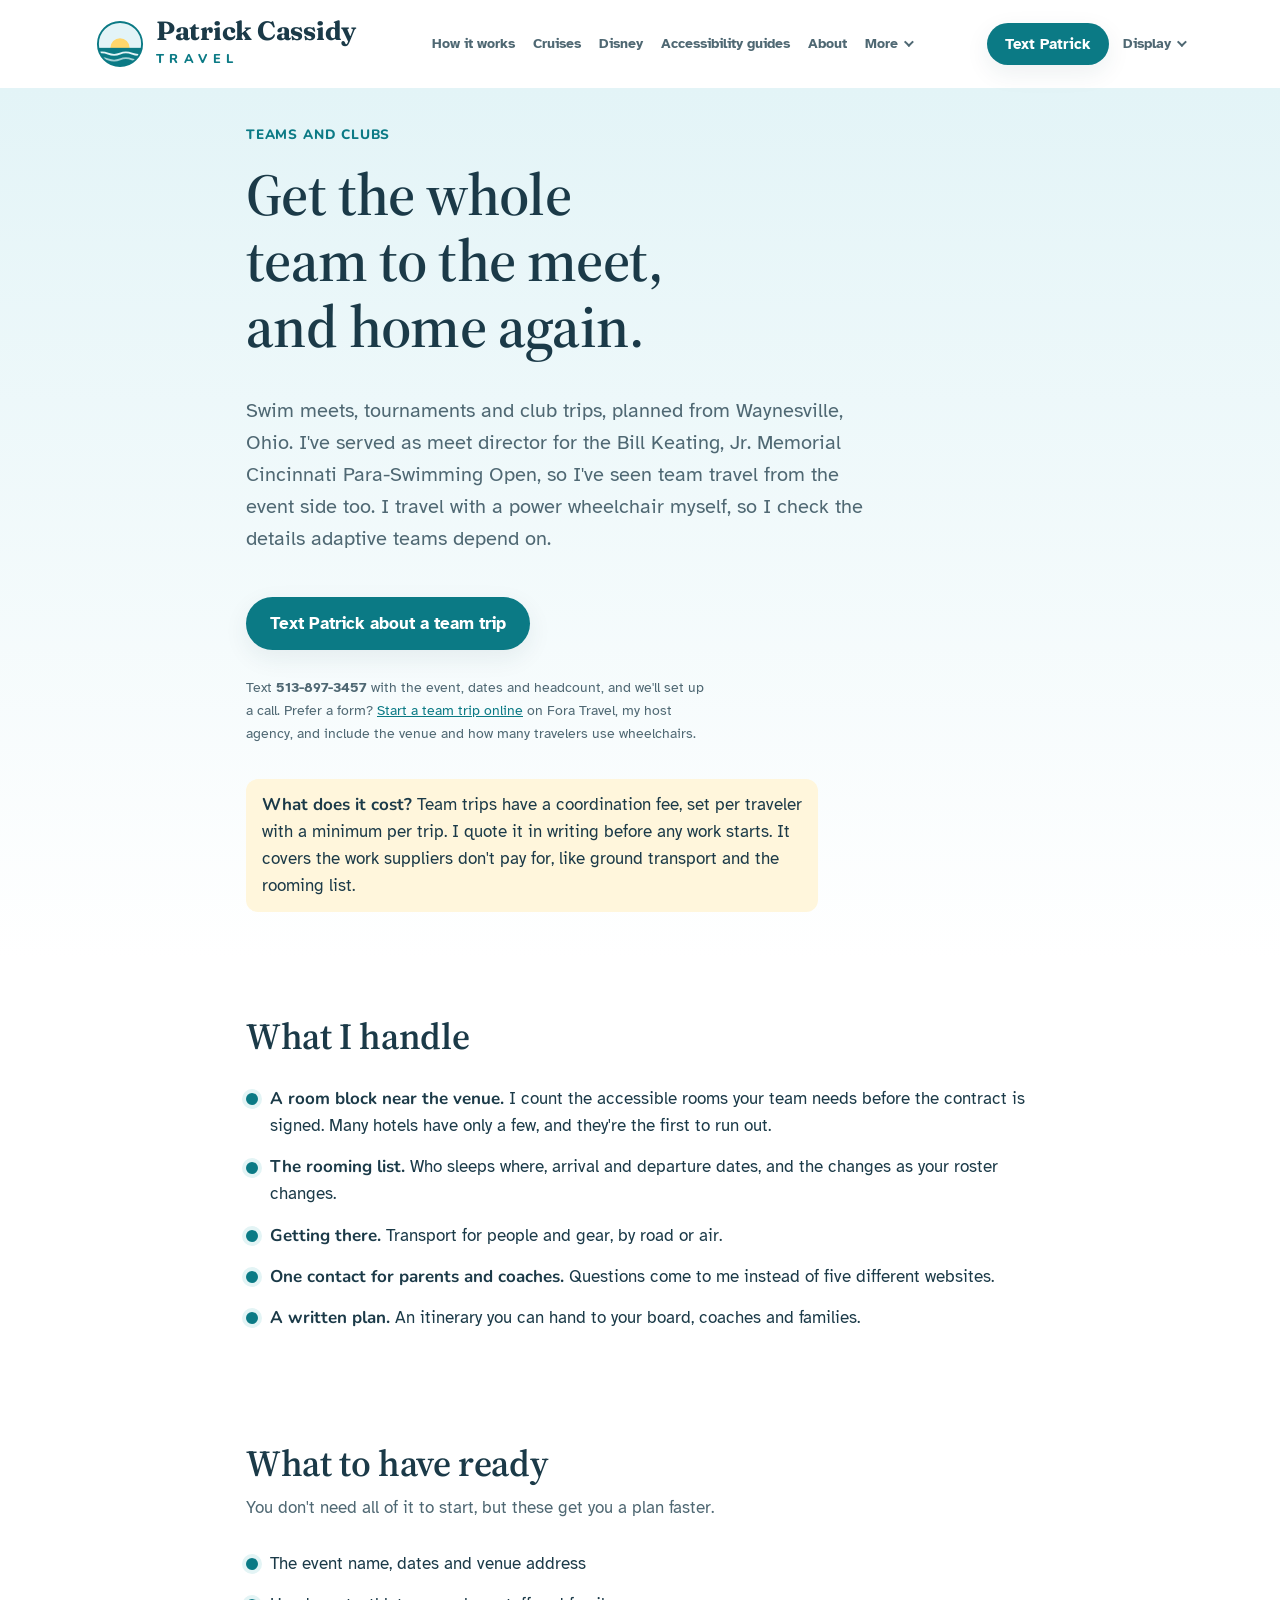
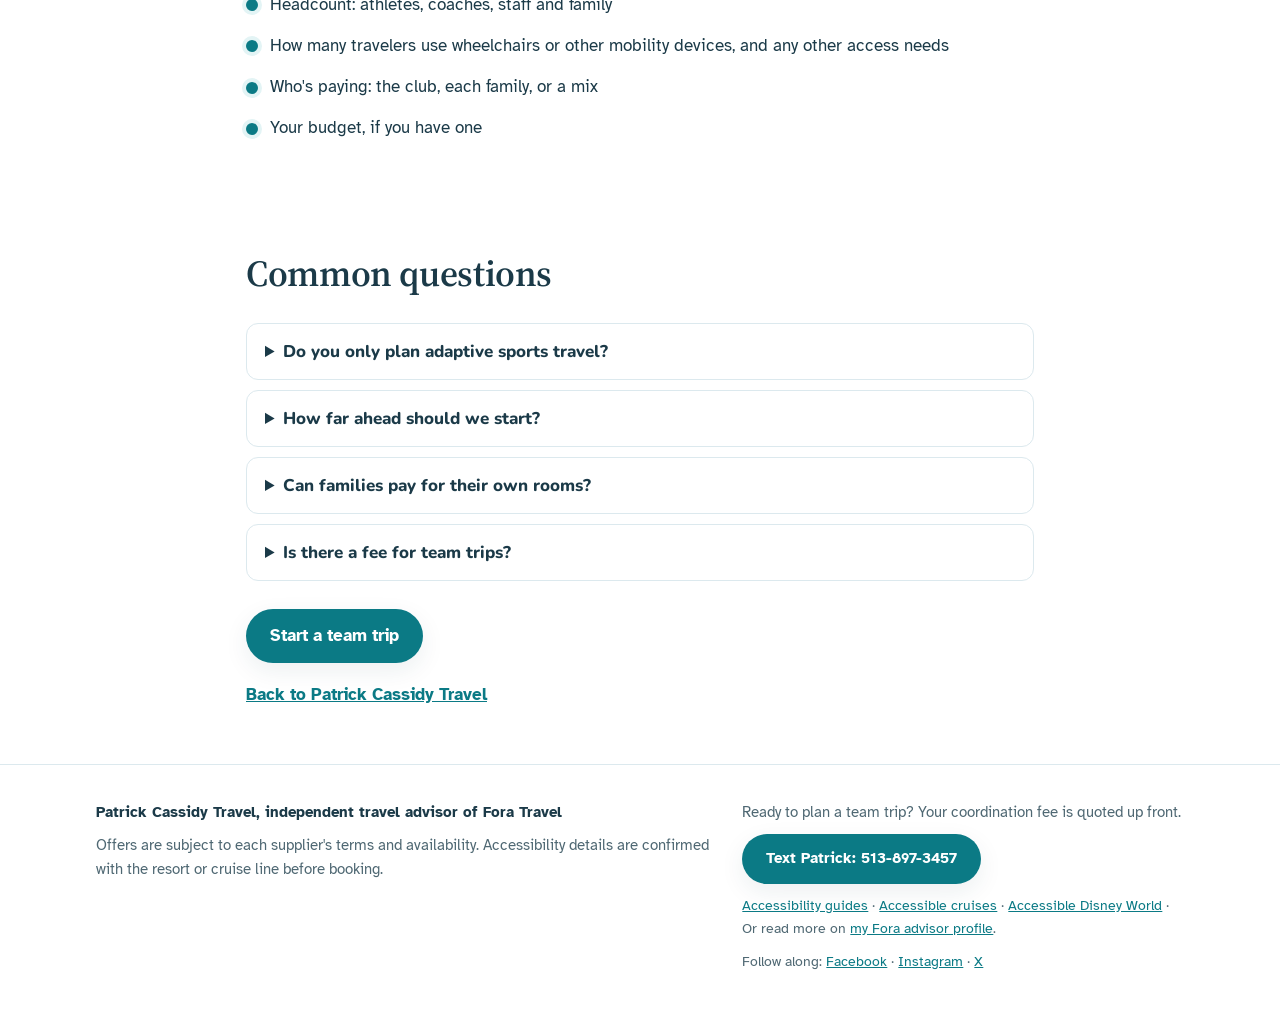
<file: teams.html>
<!doctype html>
<html lang="en">
<head>
<meta charset="utf-8">
<meta name="viewport" content="width=device-width, initial-scale=1, viewport-fit=cover">
<meta name="description" content="Team and club travel planned from Waynesville, Ohio: room blocks near the venue, transport for people and gear, and accessible rooms for adaptive sports teams.">
<title>Team and Club Travel</title>
<link rel="icon" href="img/brand/favicon.svg" type="image/svg+xml">
<link rel="apple-touch-icon" href="img/brand/apple-touch-icon.png">
<link rel="canonical" href="https://cassidytravel.org/teams.html">
<meta property="og:type" content="website">
<meta property="og:url" content="https://cassidytravel.org/teams.html">
<meta property="og:title" content="Team and Club Travel | Patrick Cassidy Travel">
<meta property="og:image" content="https://cassidytravel.org/img/patrick-640.jpg">
<meta property="og:description" content="Room blocks near the venue, transport for people and gear, and one contact for parents. Planned by a former Para swimming meet director.">
<link rel="preconnect" href="https://fonts.googleapis.com">
<link rel="preconnect" href="https://fonts.gstatic.com" crossorigin>
<link rel="stylesheet" href="https://fonts.googleapis.com/css2?family=Atkinson+Hyperlegible:ital,wght@0,400;0,700;1,400&family=Nunito:wght@400;600;700;800&family=Fraunces:opsz,wght@9..144,700&family=Source+Serif+4:opsz,wght@8..60,600;8..60,700&display=swap">
<link rel="stylesheet" href="styles.css">
</head>
<body>

<a class="skip" href="#main">Skip to content</a>

<header class="head">
  <div class="wrap">
    <a class="mark" href="index.html"><svg class="mark-icon" viewBox="0 0 100 100" aria-hidden="true"><defs><clipPath id="mk"><circle cx="50" cy="50" r="46"/></clipPath></defs><circle cx="50" cy="50" r="46" fill="#E3F4F7"/><g clip-path="url(#mk)"><circle cx="50" cy="58" r="20" fill="#FFD66B"/><rect x="0" y="58" width="100" height="50" fill="#0B7A85"/><path d="M0 70 Q12 65 25 70 T50 70 T75 70 T100 70" stroke="#E3F4F7" stroke-width="3.5" fill="none"/><path d="M0 82 Q12 77 25 82 T50 82 T75 82 T100 82" stroke="#E3F4F7" stroke-width="3.5" fill="none" opacity=".7"/></g><circle cx="50" cy="50" r="46" fill="none" stroke="#0B7A85" stroke-width="4"/></svg><span class="mark-text"><b>Patrick Cassidy</b><span>Travel</span></span></a>
    <nav aria-label="Main"><ul class="nav">
      <li><a href="index.html#how">How it works</a></li>
      <li><a href="cruise-lines.html">Cruises</a></li>
      <li><a href="accessible-disney-world.html">Disney</a></li>
      <li><a href="guides.html"><span class="w-long">Accessibility guides</span><span class="w-short">Guides</span></a></li>
      <li class="hide-sm"><a href="index.html#about">About</a></li>
      <li class="nav-more"><details><summary>More</summary><ul>
        <li><a href="index.html#sales">Current offers</a></li>
        <li><a href="index.html#favorites">Family favorites</a></li>
        <li><a href="index.html#seasonal">What to book now</a></li>
        <li><a href="index.html#drive">Drive trips</a></li>
        <li><a href="index.html#quiz">Trip match</a></li>
        <li><a href="index.html#finder">Accessible resorts</a></li>
        <li><a href="accessible-cruises.html">Accessible cruises</a></li>
        <li><a href="teams.html">Team travel</a></li>
        <li><a href="blog/">Blog</a></li>
        <li class="show-sm"><a href="index.html#about">About</a></li>
      </ul></details></li>
    </ul></nav>
    <div class="head-actions">
      <a class="btn btn-sm" href="sms:+15138973457">Text Patrick</a>
      <details class="display"><summary aria-label="Display options"><span class="w-long">Display</span><span class="w-short" aria-hidden="true">Aa</span></summary>
        <div class="toggles" role="group" aria-label="Display options">
          <span class="has-tip"><button class="pill" id="t-calm" type="button" aria-pressed="false" aria-describedby="tip-calm">Calm mode</button><button class="tip-q" id="q-calm" type="button" aria-label="What does Calm mode do?" aria-expanded="false" aria-controls="tip-calm">?</button><span class="tip" id="tip-calm" role="tooltip">Stops animation and softens colors</span></span>
          <button class="pill" id="t-large" type="button" aria-pressed="false">Larger text</button>
        </div>
      </details>
    </div>
  </div>
</header>

<main id="main">
  <section class="page-hero" aria-labelledby="page-h">
    <div class="wrap">
      <p class="eyebrow">Teams and clubs</p>
      <h1 id="page-h">Get the whole team to the meet, and home again.</h1>
      <p class="lede">Swim meets, tournaments and club trips, planned from Waynesville, Ohio. I've served as meet director for the Bill Keating, Jr. Memorial Cincinnati Para-Swimming Open, so I've seen team travel from the event side too. I travel with a power wheelchair myself, so I check the details adaptive teams depend on.</p>
      <div class="cta-row">
        <a class="btn" href="sms:+15138973457">Text Patrick about a team trip</a>
      </div>
      <p class="cta-note">Text <b>513-897-3457</b> with the event, dates and headcount, and we'll set up a call. Prefer a form? <a href="https://secure.foratravel.com/intake/AOaJHvy4Ll" target="_blank" rel="noopener">Start a team trip online<span class="sr-only"> (opens in a new tab)</span></a> on Fora Travel, my host agency, and include the venue and how many travelers use wheelchairs.</p>
      <p class="cost"><b>What does it cost?</b> Team trips have a coordination fee, set per traveler with a minimum per trip. I quote it in writing before any work starts. It covers the work suppliers don't pay for, like ground transport and the rooming list.</p>
    </div>
  </section>

  <section class="block" aria-labelledby="handle-h">
    <div class="wrap narrow">
      <div class="sec-head"><h2 id="handle-h">What I handle</h2></div>
      <ul class="checks">
        <li><span><b>A room block near the venue.</b> I count the accessible rooms your team needs before the contract is signed. Many hotels have only a few, and they're the first to run out.</span></li>
        <li><span><b>The rooming list.</b> Who sleeps where, arrival and departure dates, and the changes as your roster changes.</span></li>
        <li><span><b>Getting there.</b> Transport for people and gear, by road or air.</span></li>
        <li><span><b>One contact for parents and coaches.</b> Questions come to me instead of five different websites.</span></li>
        <li><span><b>A written plan.</b> An itinerary you can hand to your board, coaches and families.</span></li>
      </ul>
    </div>
  </section>

  <section class="block" aria-labelledby="ready-h">
    <div class="wrap narrow">
      <div class="sec-head"><h2 id="ready-h">What to have ready</h2><p>You don't need all of it to start, but these get you a plan faster.</p></div>
      <ul class="checks">
        <li><span>The event name, dates and venue address</span></li>
        <li><span>Headcount: athletes, coaches, staff and family</span></li>
        <li><span>How many travelers use wheelchairs or other mobility devices, and any other access needs</span></li>
        <li><span>Who's paying: the club, each family, or a mix</span></li>
        <li><span>Your budget, if you have one</span></li>
      </ul>
    </div>
  </section>

  <section class="block" aria-labelledby="qa-h">
    <div class="wrap narrow">
      <div class="sec-head"><h2 id="qa-h">Common questions</h2></div>
      <div class="qa">
        <details><summary>Do you only plan adaptive sports travel?</summary><p>No. I plan for all kinds of teams and clubs. Adaptive teams are where my experience helps most.</p></details>
        <details><summary>How far ahead should we start?</summary><p>As soon as you know the meet dates. Hotels near popular venues fill early, and the accessible rooms inside a block go first.</p></details>
        <details><summary>Can families pay for their own rooms?</summary><p>Yes. Each family can pay for its own room.</p></details>
        <details><summary>Is there a fee for team trips?</summary><p>Yes. Team trips have a coordination fee, charged per traveler with a minimum per trip. You get the number in writing before I start, so your board can budget for it. Many tournaments require teams to book hotels through the event's housing company, and buses and accessible vans rarely pay advisors, so the fee is how this work gets paid.</p></details>
      </div>
      <p style="margin-top:28px"><a class="btn" href="https://secure.foratravel.com/intake/AOaJHvy4Ll" target="_blank" rel="noopener">Start a team trip<span class="sr-only"> (opens in a new tab)</span></a></p>
      <p style="margin-top:18px"><a class="back" href="index.html">Back to Patrick Cassidy Travel</a></p>
    </div>
  </section>
</main>

<footer class="foot">
  <div class="wrap">
    <div>
      <p class="affil">Patrick Cassidy Travel, independent travel advisor of Fora Travel</p>
      <p style="margin-top:10px">Offers are subject to each supplier's terms and availability. Accessibility details are confirmed with the resort or cruise line before booking.</p>
    </div>
    <div>
      <p>Ready to plan a team trip? Your coordination fee is quoted up front.</p>
      <p style="margin-top:10px"><a class="btn" href="sms:+15138973457">Text Patrick: 513-897-3457</a></p>
      <p style="margin-top:10px;font-size:.9rem"><a href="guides.html">Accessibility guides</a> · <a href="accessible-cruises.html">Accessible cruises</a> · <a href="accessible-disney-world.html">Accessible Disney World</a> · Or read more on <a href="https://www.foratravel.com/advisor/patrick-cassidy" target="_blank" rel="noopener">my Fora advisor profile<span class="sr-only"> (opens in a new tab)</span></a>.</p>
      <p style="margin-top:10px;font-size:.9rem">Follow along: <a href="https://www.facebook.com/patrickcassidytravel" target="_blank" rel="noopener">Facebook<span class="sr-only"> (opens in a new tab)</span></a> · <a href="https://www.instagram.com/patrickcassidytravel/" target="_blank" rel="noopener">Instagram<span class="sr-only"> (opens in a new tab)</span></a> · <a href="https://x.com/PatrickCassidy" target="_blank" rel="noopener">X<span class="sr-only"> (opens in a new tab)</span></a></p>
    </div>
  </div>
</footer>

<script src="site.js"></script>
</body>
</html>
</file>
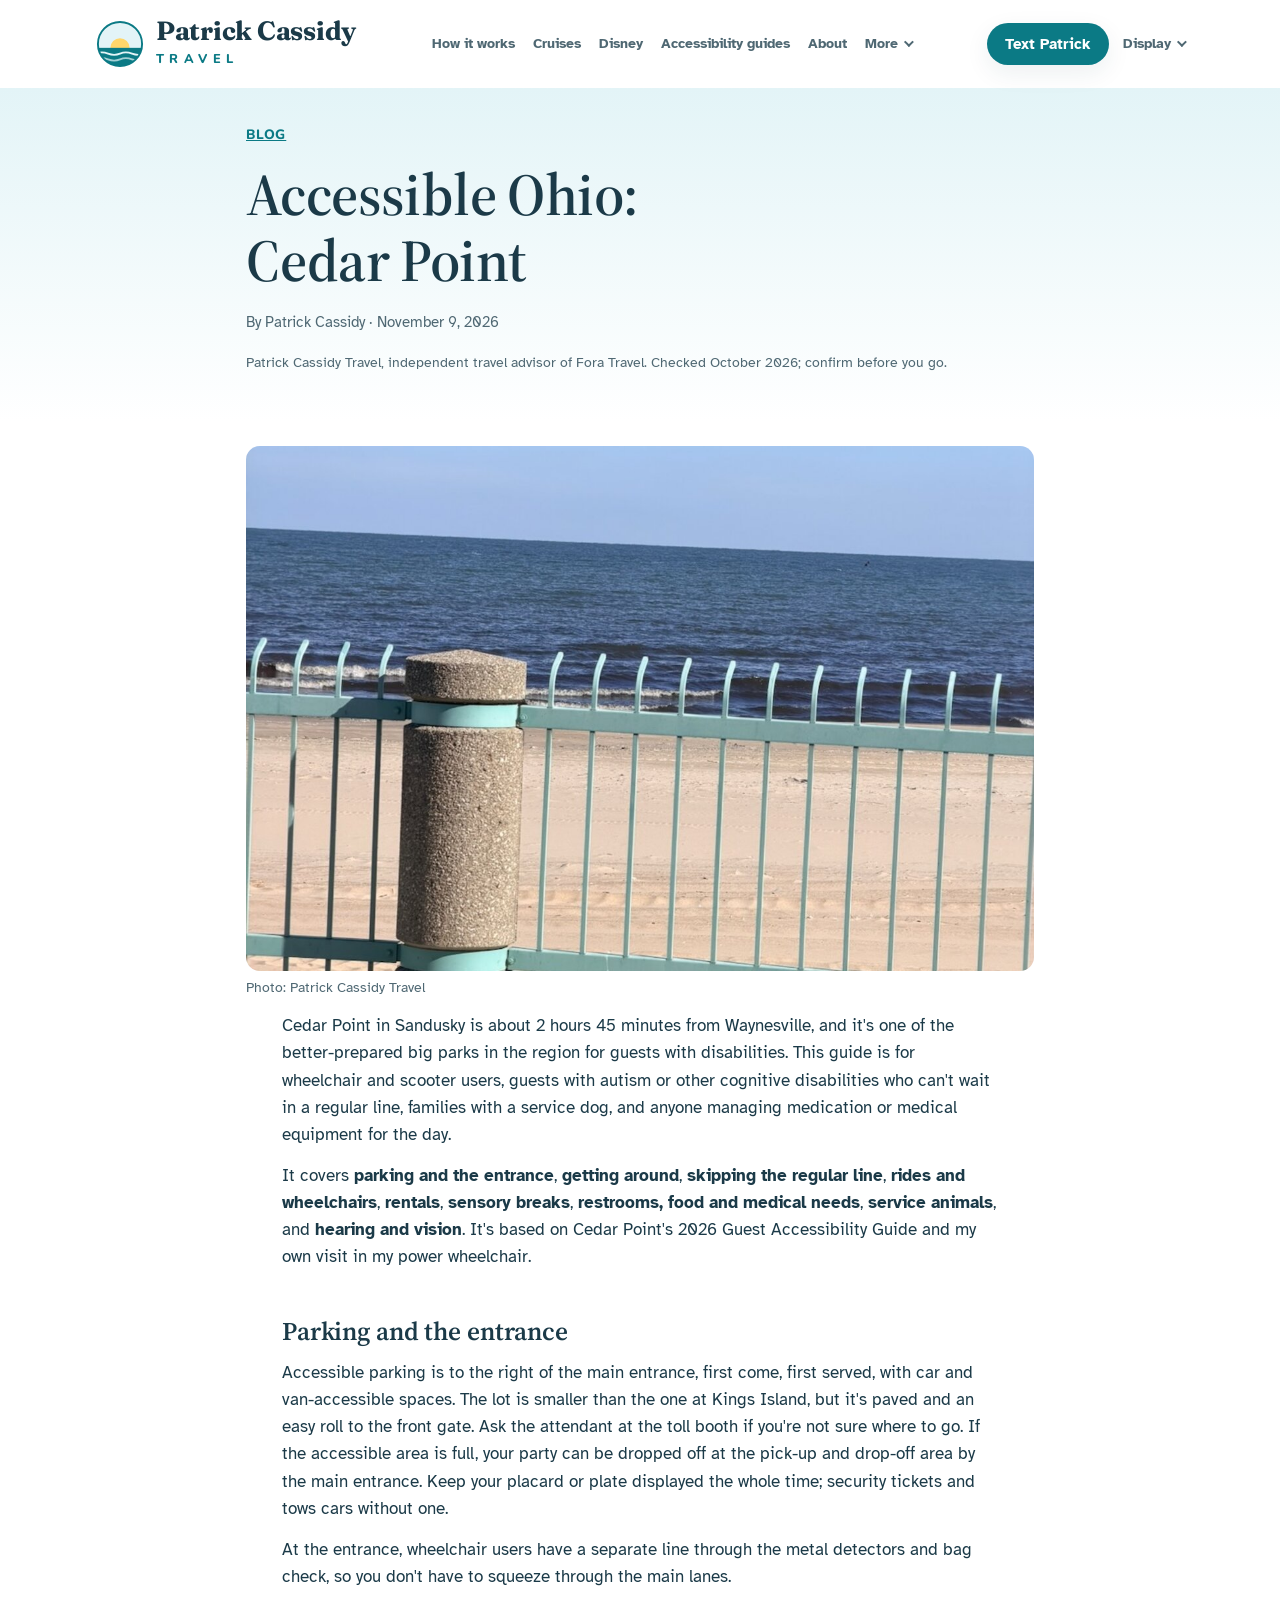
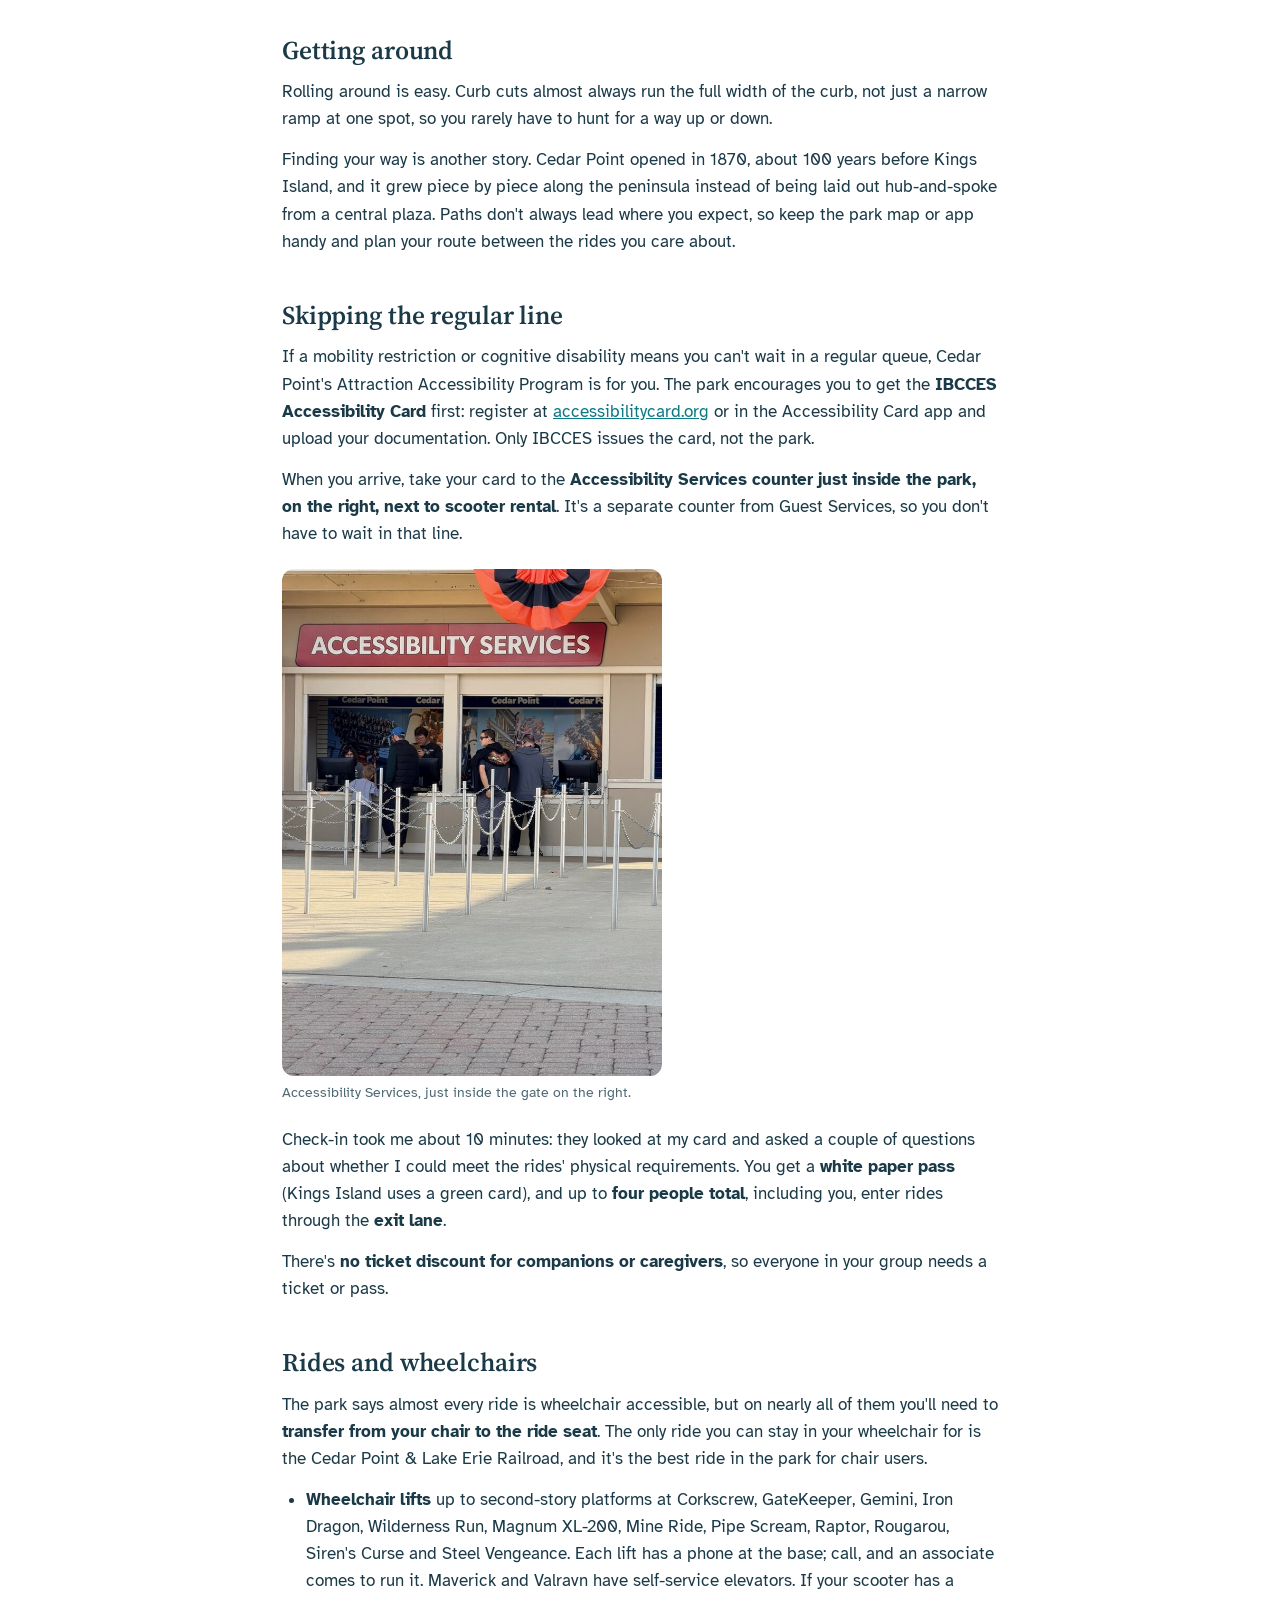
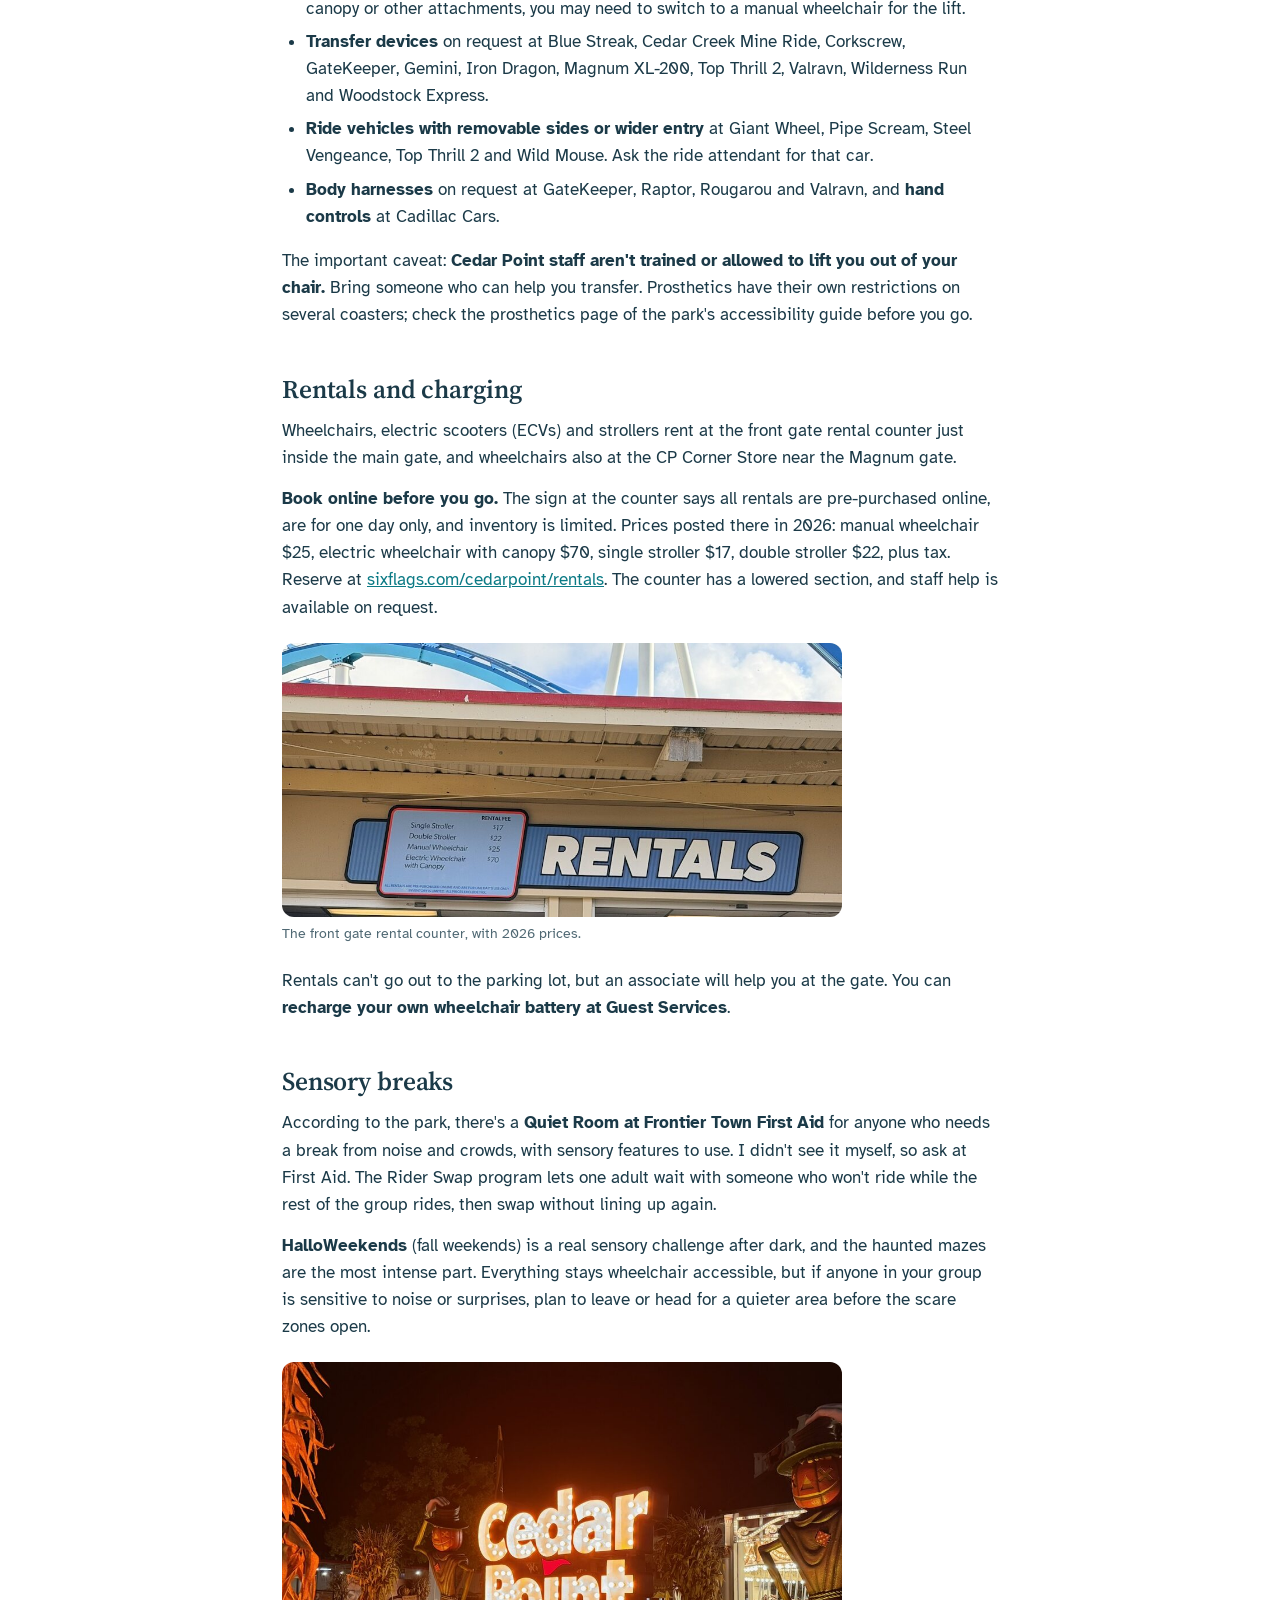
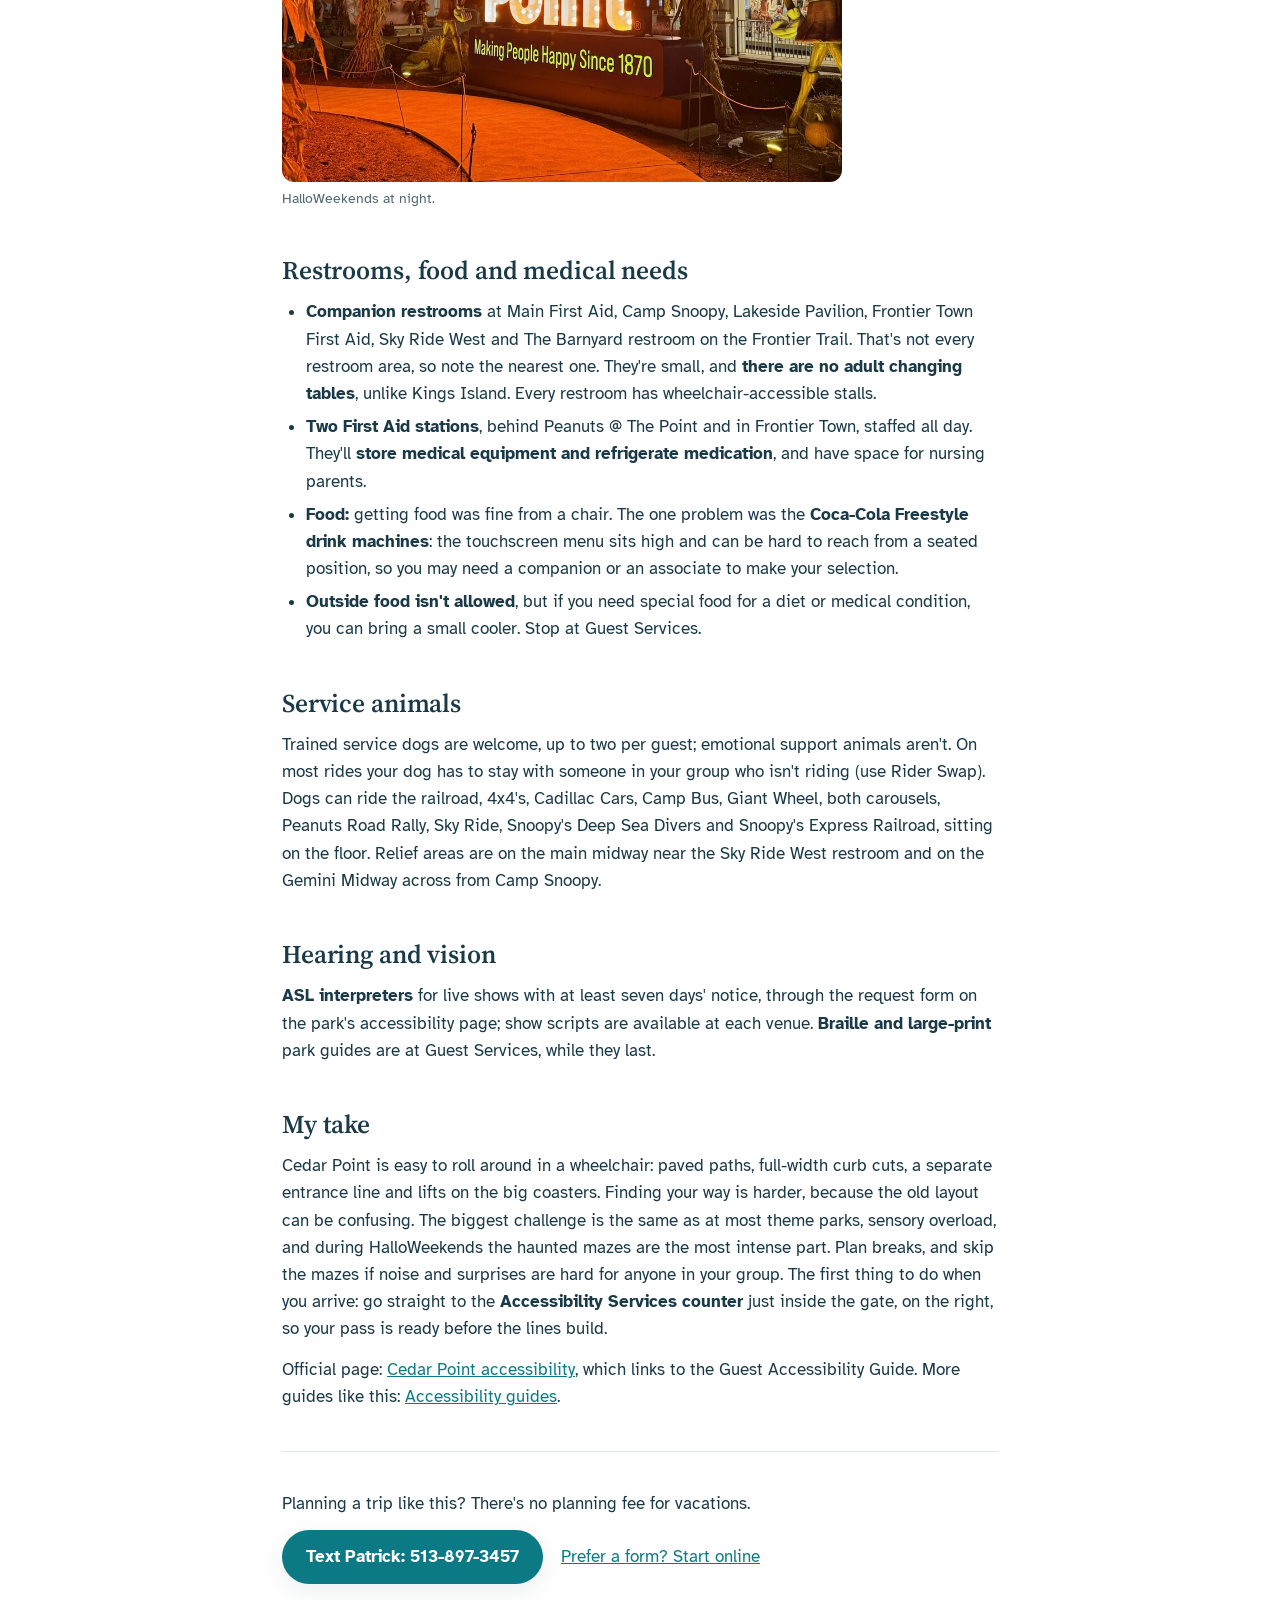
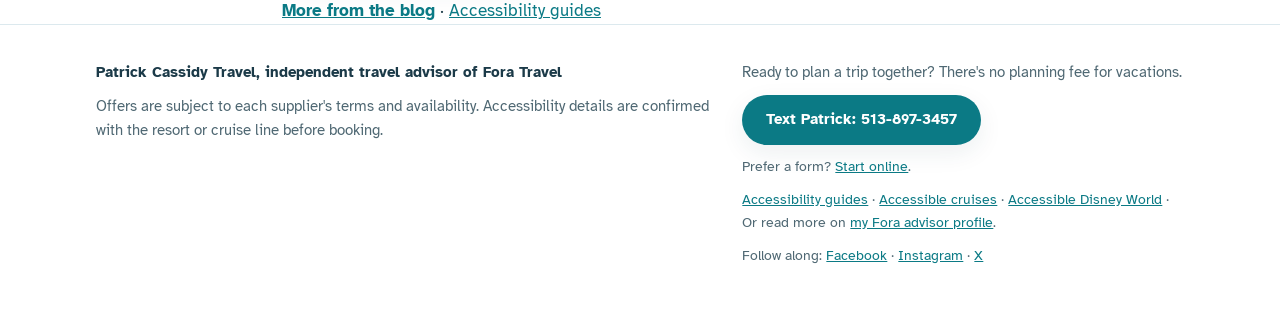
<file: blog/accessible-ohio-cedar-point.html>
<!doctype html>
<html lang="en">
<head>
<meta charset="utf-8">
<meta name="viewport" content="width=device-width, initial-scale=1, viewport-fit=cover">
<meta name="description" content="Cedar Point&#x27;s accessible parking, the IBCCES card and exit-lane entry, wheelchair lifts and transfers, rentals, restrooms and HalloWeekends: a practical guide from a wheelchair user.">
<title>Accessible Ohio: Cedar Point | Patrick Cassidy Travel</title>
<link rel="icon" href="img/brand/favicon.svg" type="image/svg+xml">
<link rel="apple-touch-icon" href="img/brand/apple-touch-icon.png">
<link rel="canonical" href="https://cassidytravel.org/blog/accessible-ohio-cedar-point.html">
<meta property="og:type" content="article">
<meta property="og:url" content="https://cassidytravel.org/blog/accessible-ohio-cedar-point.html">
<meta property="og:title" content="Accessible Ohio: Cedar Point | Patrick Cassidy Travel">
<meta property="og:image" content="https://cassidytravel.org/img/blog/cedar-point-beach-og.jpg">
<meta property="og:description" content="Cedar Point&#x27;s accessible parking, the IBCCES card and exit-lane entry, wheelchair lifts and transfers, rentals, restrooms and HalloWeekends: a practical guide from a wheelchair user.">
<link rel="alternate" type="application/rss+xml" title="Patrick Cassidy Travel blog" href="https://cassidytravel.org/blog/feed.xml">
<link rel="preconnect" href="https://fonts.googleapis.com">
<link rel="preconnect" href="https://fonts.gstatic.com" crossorigin>
<link rel="stylesheet" href="https://fonts.googleapis.com/css2?family=Atkinson+Hyperlegible:ital,wght@0,400;0,700;1,400&family=Nunito:wght@400;600;700;800&family=Fraunces:opsz,wght@9..144,700&family=Source+Serif+4:opsz,wght@8..60,600;8..60,700&display=swap">
<link rel="stylesheet" href="../styles.css">
</head>
<body>

<a class="skip" href="#main">Skip to content</a>

<header class="head">
  <div class="wrap">
    <a class="mark" href="../index.html"><svg class="mark-icon" viewBox="0 0 100 100" aria-hidden="true"><defs><clipPath id="mk"><circle cx="50" cy="50" r="46"/></clipPath></defs><circle cx="50" cy="50" r="46" fill="#E3F4F7"/><g clip-path="url(#mk)"><circle cx="50" cy="58" r="20" fill="#FFD66B"/><rect x="0" y="58" width="100" height="50" fill="#0B7A85"/><path d="M0 70 Q12 65 25 70 T50 70 T75 70 T100 70" stroke="#E3F4F7" stroke-width="3.5" fill="none"/><path d="M0 82 Q12 77 25 82 T50 82 T75 82 T100 82" stroke="#E3F4F7" stroke-width="3.5" fill="none" opacity=".7"/></g><circle cx="50" cy="50" r="46" fill="none" stroke="#0B7A85" stroke-width="4"/></svg><span class="mark-text"><b>Patrick Cassidy</b><span>Travel</span></span></a>
    <nav aria-label="Main"><ul class="nav">
      <li><a href="../index.html#how">How it works</a></li>
      <li><a href="../cruise-lines.html">Cruises</a></li>
      <li><a href="../accessible-disney-world.html">Disney</a></li>
      <li><a href="../guides.html"><span class="w-long">Accessibility guides</span><span class="w-short">Guides</span></a></li>
      <li class="hide-sm"><a href="../index.html#about">About</a></li>
      <li class="nav-more"><details><summary>More</summary><ul>
        <li><a href="../index.html#sales">Current offers</a></li>
        <li><a href="../index.html#favorites">Family favorites</a></li>
        <li><a href="../index.html#seasonal">What to book now</a></li>
        <li><a href="../index.html#drive">Drive trips</a></li>
        <li><a href="../index.html#quiz">Trip match</a></li>
        <li><a href="../index.html#finder">Accessible resorts</a></li>
        <li><a href="../accessible-cruises.html">Accessible cruises</a></li>
        <li><a href="../teams.html">Team travel</a></li>
        <li><a href="./" aria-current="page">Blog</a></li>
        <li class="show-sm"><a href="../index.html#about">About</a></li>
      </ul></details></li>
    </ul></nav>
    <div class="head-actions">
      <a class="btn btn-sm" href="../sms:+15138973457">Text Patrick</a>
      <details class="display"><summary aria-label="Display options"><span class="w-long">Display</span><span class="w-short" aria-hidden="true">Aa</span></summary>
        <div class="toggles" role="group" aria-label="Display options">
          <span class="has-tip"><button class="pill" id="t-calm" type="button" aria-pressed="false" aria-describedby="tip-calm">Calm mode</button><button class="tip-q" id="q-calm" type="button" aria-label="What does Calm mode do?" aria-expanded="false" aria-controls="tip-calm">?</button><span class="tip" id="tip-calm" role="tooltip">Stops animation and softens colors</span></span>
          <button class="pill" id="t-large" type="button" aria-pressed="false">Larger text</button>
        </div>
      </details>
    </div>
  </div>
</header>

<main id="main">
  <article class="post" aria-labelledby="post-h">
    <header class="page-hero">
      <div class="wrap">
        <p class="eyebrow"><a href="./">Blog</a></p>
        <h1 id="post-h">Accessible Ohio: Cedar Point</h1>
        <p class="post-meta">By Patrick Cassidy · <time datetime="2026-11-09">November 9, 2026</time></p>
        <p class="post-disclose">Patrick Cassidy Travel, independent travel advisor of Fora Travel. Checked October 2026; confirm before you go.</p>
      </div>
    </header>
    <figure class="post-figure wrap narrow"><img src="../img/blog/cedar-point-beach-1200.jpg" srcset="../img/blog/cedar-point-beach-800.jpg 800w, ../img/blog/cedar-point-beach-1200.jpg 1200w" sizes="(min-width: 860px) 820px, 100vw" width="1200" height="800" alt="Lake Erie and the sandy beach at Cedar Point, seen through a teal railing from a paved walkway."><figcaption>Photo: Patrick Cassidy Travel</figcaption></figure>
    <div class="block"><div class="wrap narrow post-body">
<p>Cedar Point in Sandusky is about 2 hours 45 minutes from Waynesville, and it's one of the better-prepared big parks in the region for guests with disabilities. This guide is for wheelchair and scooter users, guests with autism or other cognitive disabilities who can't wait in a regular line, families with a service dog, and anyone managing medication or medical equipment for the day.</p>
<p>It covers <strong>parking and the entrance</strong>, <strong>getting around</strong>, <strong>skipping the regular line</strong>, <strong>rides and wheelchairs</strong>, <strong>rentals</strong>, <strong>sensory breaks</strong>, <strong>restrooms, food and medical needs</strong>, <strong>service animals</strong>, and <strong>hearing and vision</strong>. It's based on Cedar Point's 2026 Guest Accessibility Guide and my own visit in my power wheelchair.</p>
<h2 id="parking-and-the-entrance">Parking and the entrance</h2>
<p>Accessible parking is to the right of the main entrance, first come, first served, with car and van-accessible spaces. The lot is smaller than the one at Kings Island, but it's paved and an easy roll to the front gate. Ask the attendant at the toll booth if you're not sure where to go. If the accessible area is full, your party can be dropped off at the pick-up and drop-off area by the main entrance. Keep your placard or plate displayed the whole time; security tickets and tows cars without one.</p>
<p>At the entrance, wheelchair users have a separate line through the metal detectors and bag check, so you don't have to squeeze through the main lanes.</p>
<h2 id="getting-around">Getting around</h2>
<p>Rolling around is easy. Curb cuts almost always run the full width of the curb, not just a narrow ramp at one spot, so you rarely have to hunt for a way up or down.</p>
<p>Finding your way is another story. Cedar Point opened in 1870, about 100 years before Kings Island, and it grew piece by piece along the peninsula instead of being laid out hub-and-spoke from a central plaza. Paths don't always lead where you expect, so keep the park map or app handy and plan your route between the rides you care about.</p>
<h2 id="skipping-the-regular-line">Skipping the regular line</h2>
<p>If a mobility restriction or cognitive disability means you can't wait in a regular queue, Cedar Point's Attraction Accessibility Program is for you. The park encourages you to get the <strong>IBCCES Accessibility Card</strong> first: register at <a href="https://www.accessibilitycard.org/" target="_blank" rel="noopener">accessibilitycard.org<span class="sr-only"> (opens in a new tab)</span></a> or in the Accessibility Card app and upload your documentation. Only IBCCES issues the card, not the park.</p>
<p>When you arrive, take your card to the <strong>Accessibility Services counter just inside the park, on the right, next to scooter rental</strong>. It's a separate counter from Guest Services, so you don't have to wait in that line.</p>
<figure class="post-inline"><img src="../img/blog/cedar-point-accessibility-services.jpg" alt="The Accessibility Services counter at Cedar Point, with a flat, open approach and stanchions for the line." loading="lazy"><figcaption>Accessibility Services, just inside the gate on the right.</figcaption></figure>
<p>Check-in took me about 10 minutes: they looked at my card and asked a couple of questions about whether I could meet the rides' physical requirements. You get a <strong>white paper pass</strong> (Kings Island uses a green card), and up to <strong>four people total</strong>, including you, enter rides through the <strong>exit lane</strong>.</p>
<p>There's <strong>no ticket discount for companions or caregivers</strong>, so everyone in your group needs a ticket or pass.</p>
<h2 id="rides-and-wheelchairs">Rides and wheelchairs</h2>
<p>The park says almost every ride is wheelchair accessible, but on nearly all of them you'll need to <strong>transfer from your chair to the ride seat</strong>. The only ride you can stay in your wheelchair for is the Cedar Point &amp; Lake Erie Railroad, and it's the best ride in the park for chair users.</p>
<ul><li><strong>Wheelchair lifts</strong> up to second-story platforms at Corkscrew, GateKeeper, Gemini, Iron Dragon, Wilderness Run, Magnum XL-200, Mine Ride, Pipe Scream, Raptor, Rougarou, Siren's Curse and Steel Vengeance. Each lift has a phone at the base; call, and an associate comes to run it. Maverick and Valravn have self-service elevators. If your scooter has a canopy or other attachments, you may need to switch to a manual wheelchair for the lift.</li><li><strong>Transfer devices</strong> on request at Blue Streak, Cedar Creek Mine Ride, Corkscrew, GateKeeper, Gemini, Iron Dragon, Magnum XL-200, Top Thrill 2, Valravn, Wilderness Run and Woodstock Express.</li><li><strong>Ride vehicles with removable sides or wider entry</strong> at Giant Wheel, Pipe Scream, Steel Vengeance, Top Thrill 2 and Wild Mouse. Ask the ride attendant for that car.</li><li><strong>Body harnesses</strong> on request at GateKeeper, Raptor, Rougarou and Valravn, and <strong>hand controls</strong> at Cadillac Cars.</li></ul>
<p>The important caveat: <strong>Cedar Point staff aren't trained or allowed to lift you out of your chair.</strong> Bring someone who can help you transfer. Prosthetics have their own restrictions on several coasters; check the prosthetics page of the park's accessibility guide before you go.</p>
<h2 id="rentals-and-charging">Rentals and charging</h2>
<p>Wheelchairs, electric scooters (ECVs) and strollers rent at the front gate rental counter just inside the main gate, and wheelchairs also at the CP Corner Store near the Magnum gate.</p>
<p><strong>Book online before you go.</strong> The sign at the counter says all rentals are pre-purchased online, are for one day only, and inventory is limited. Prices posted there in 2026: manual wheelchair $25, electric wheelchair with canopy $70, single stroller $17, double stroller $22, plus tax. Reserve at <a href="https://www.sixflags.com/cedarpoint/rentals" target="_blank" rel="noopener">sixflags.com/cedarpoint/rentals<span class="sr-only"> (opens in a new tab)</span></a>. The counter has a lowered section, and staff help is available on request.</p>
<figure class="post-inline"><img src="../img/blog/cedar-point-rentals.jpg" alt="The Rentals sign at Cedar Point&#x27;s front gate, listing 2026 prices for strollers and wheelchairs." loading="lazy"><figcaption>The front gate rental counter, with 2026 prices.</figcaption></figure>
<p>Rentals can't go out to the parking lot, but an associate will help you at the gate. You can <strong>recharge your own wheelchair battery at Guest Services</strong>.</p>
<h2 id="sensory-breaks">Sensory breaks</h2>
<p>According to the park, there's a <strong>Quiet Room at Frontier Town First Aid</strong> for anyone who needs a break from noise and crowds, with sensory features to use. I didn't see it myself, so ask at First Aid. The Rider Swap program lets one adult wait with someone who won't ride while the rest of the group rides, then swap without lining up again.</p>
<p><strong>HalloWeekends</strong> (fall weekends) is a real sensory challenge after dark, and the haunted mazes are the most intense part. Everything stays wheelchair accessible, but if anyone in your group is sensitive to noise or surprises, plan to leave or head for a quieter area before the scare zones open.</p>
<figure class="post-inline"><img src="../img/blog/cedar-point-halloweekends.jpg" alt="The lit-up Cedar Point sign at night during HalloWeekends, flanked by giant pumpkin-head scarecrows and corn stalks." loading="lazy"><figcaption>HalloWeekends at night.</figcaption></figure>
<h2 id="restrooms-food-and-medical-needs">Restrooms, food and medical needs</h2>
<ul><li><strong>Companion restrooms</strong> at Main First Aid, Camp Snoopy, Lakeside Pavilion, Frontier Town First Aid, Sky Ride West and The Barnyard restroom on the Frontier Trail. That's not every restroom area, so note the nearest one. They're small, and <strong>there are no adult changing tables</strong>, unlike Kings Island. Every restroom has wheelchair-accessible stalls.</li><li><strong>Two First Aid stations</strong>, behind Peanuts @ The Point and in Frontier Town, staffed all day. They'll <strong>store medical equipment and refrigerate medication</strong>, and have space for nursing parents.</li><li><strong>Food:</strong> getting food was fine from a chair. The one problem was the <strong>Coca-Cola Freestyle drink machines</strong>: the touchscreen menu sits high and can be hard to reach from a seated position, so you may need a companion or an associate to make your selection.</li><li><strong>Outside food isn't allowed</strong>, but if you need special food for a diet or medical condition, you can bring a small cooler. Stop at Guest Services.</li></ul>
<h2 id="service-animals">Service animals</h2>
<p>Trained service dogs are welcome, up to two per guest; emotional support animals aren't. On most rides your dog has to stay with someone in your group who isn't riding (use Rider Swap). Dogs can ride the railroad, 4x4's, Cadillac Cars, Camp Bus, Giant Wheel, both carousels, Peanuts Road Rally, Sky Ride, Snoopy's Deep Sea Divers and Snoopy's Express Railroad, sitting on the floor. Relief areas are on the main midway near the Sky Ride West restroom and on the Gemini Midway across from Camp Snoopy.</p>
<h2 id="hearing-and-vision">Hearing and vision</h2>
<p><strong>ASL interpreters</strong> for live shows with at least seven days' notice, through the request form on the park's accessibility page; show scripts are available at each venue. <strong>Braille and large-print</strong> park guides are at Guest Services, while they last.</p>
<h2 id="my-take">My take</h2>
<p>Cedar Point is easy to roll around in a wheelchair: paved paths, full-width curb cuts, a separate entrance line and lifts on the big coasters. Finding your way is harder, because the old layout can be confusing. The biggest challenge is the same as at most theme parks, sensory overload, and during HalloWeekends the haunted mazes are the most intense part. Plan breaks, and skip the mazes if noise and surprises are hard for anyone in your group. The first thing to do when you arrive: go straight to the <strong>Accessibility Services counter</strong> just inside the gate, on the right, so your pass is ready before the lines build.</p>
<p>Official page: <a href="https://www.sixflags.com/cedarpoint/accessibility" target="_blank" rel="noopener">Cedar Point accessibility<span class="sr-only"> (opens in a new tab)</span></a>, which links to the Guest Accessibility Guide. More guides like this: <a href="../guides.html">Accessibility guides</a>.</p>
      <div class="post-cta">
        <p>Planning a trip like this? There's no planning fee for vacations.</p>
        <p class="cta-row"><a class="btn" href="sms:+15138973457">Text Patrick: 513-897-3457</a> <a href="https://secure.foratravel.com/intake/AOaJHvy4Ll" target="_blank" rel="noopener">Prefer a form? Start online<span class="sr-only"> (opens in a new tab)</span></a></p>
        <p><a class="back" href="./">More from the blog</a> · <a href="../guides.html">Accessibility guides</a></p>
      </div>
    </div></div>
  </article>
</main>

<footer class="foot">
  <div class="wrap">
    <div>
      <p class="affil">Patrick Cassidy Travel, independent travel advisor of Fora Travel</p>
      <p style="margin-top:10px">Offers are subject to each supplier's terms and availability. Accessibility details are confirmed with the resort or cruise line before booking.</p>
    </div>
    <div>
      <p>Ready to plan a trip together? There's no planning fee for vacations.</p>
      <p style="margin-top:10px"><a class="btn" href="../sms:+15138973457">Text Patrick: 513-897-3457</a></p>
      <p style="margin-top:10px;font-size:.9rem">Prefer a form? <a href="https://secure.foratravel.com/intake/AOaJHvy4Ll" target="_blank" rel="noopener">Start online<span class="sr-only"> (opens in a new tab)</span></a>.</p>
      <p style="margin-top:10px;font-size:.9rem"><a href="../guides.html">Accessibility guides</a> · <a href="../accessible-cruises.html">Accessible cruises</a> · <a href="../accessible-disney-world.html">Accessible Disney World</a> · Or read more on <a href="https://www.foratravel.com/advisor/patrick-cassidy" target="_blank" rel="noopener">my Fora advisor profile<span class="sr-only"> (opens in a new tab)</span></a>.</p>
      <p style="margin-top:10px;font-size:.9rem">Follow along: <a href="https://www.facebook.com/patrickcassidytravel" target="_blank" rel="noopener">Facebook<span class="sr-only"> (opens in a new tab)</span></a> · <a href="https://www.instagram.com/patrickcassidytravel/" target="_blank" rel="noopener">Instagram<span class="sr-only"> (opens in a new tab)</span></a> · <a href="https://x.com/PatrickCassidy" target="_blank" rel="noopener">X<span class="sr-only"> (opens in a new tab)</span></a></p>
    </div>
  </div>
</footer>

<script src="../site.js"></script>
</body>
</html>
</file>
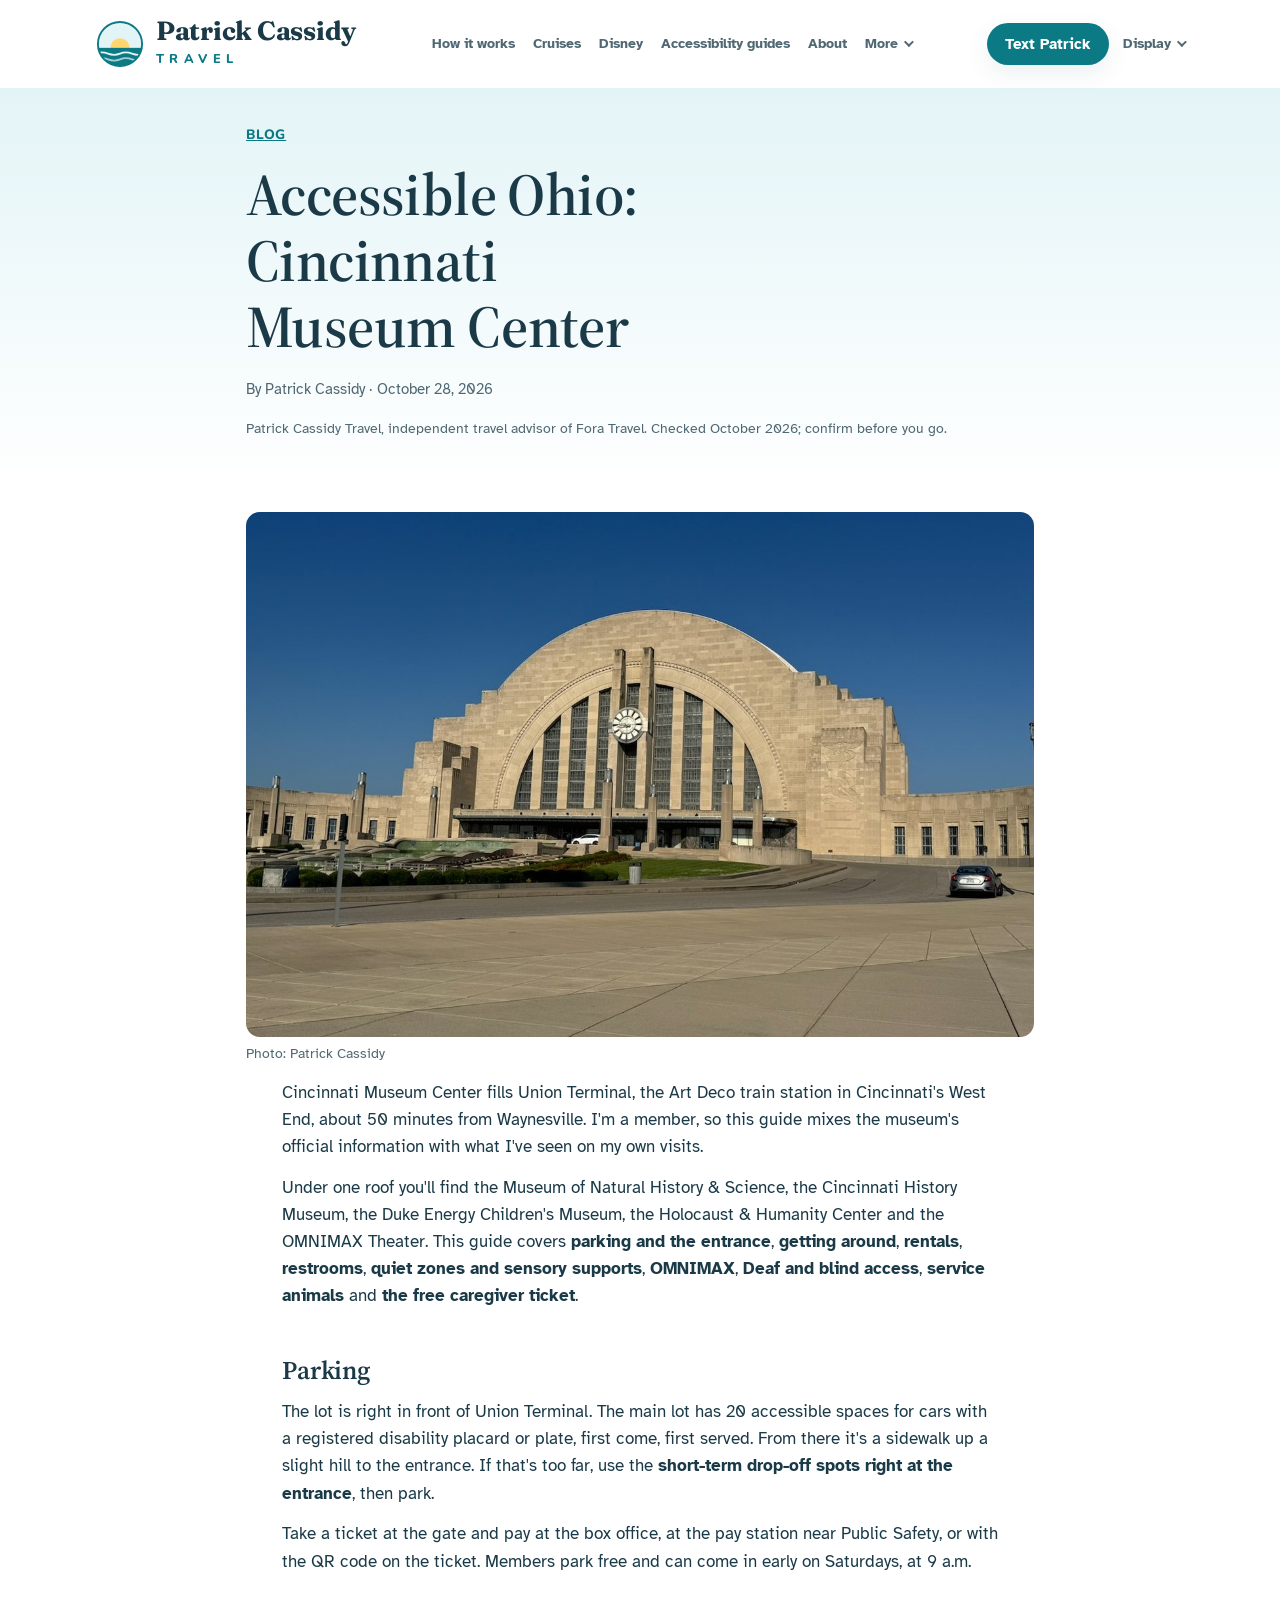
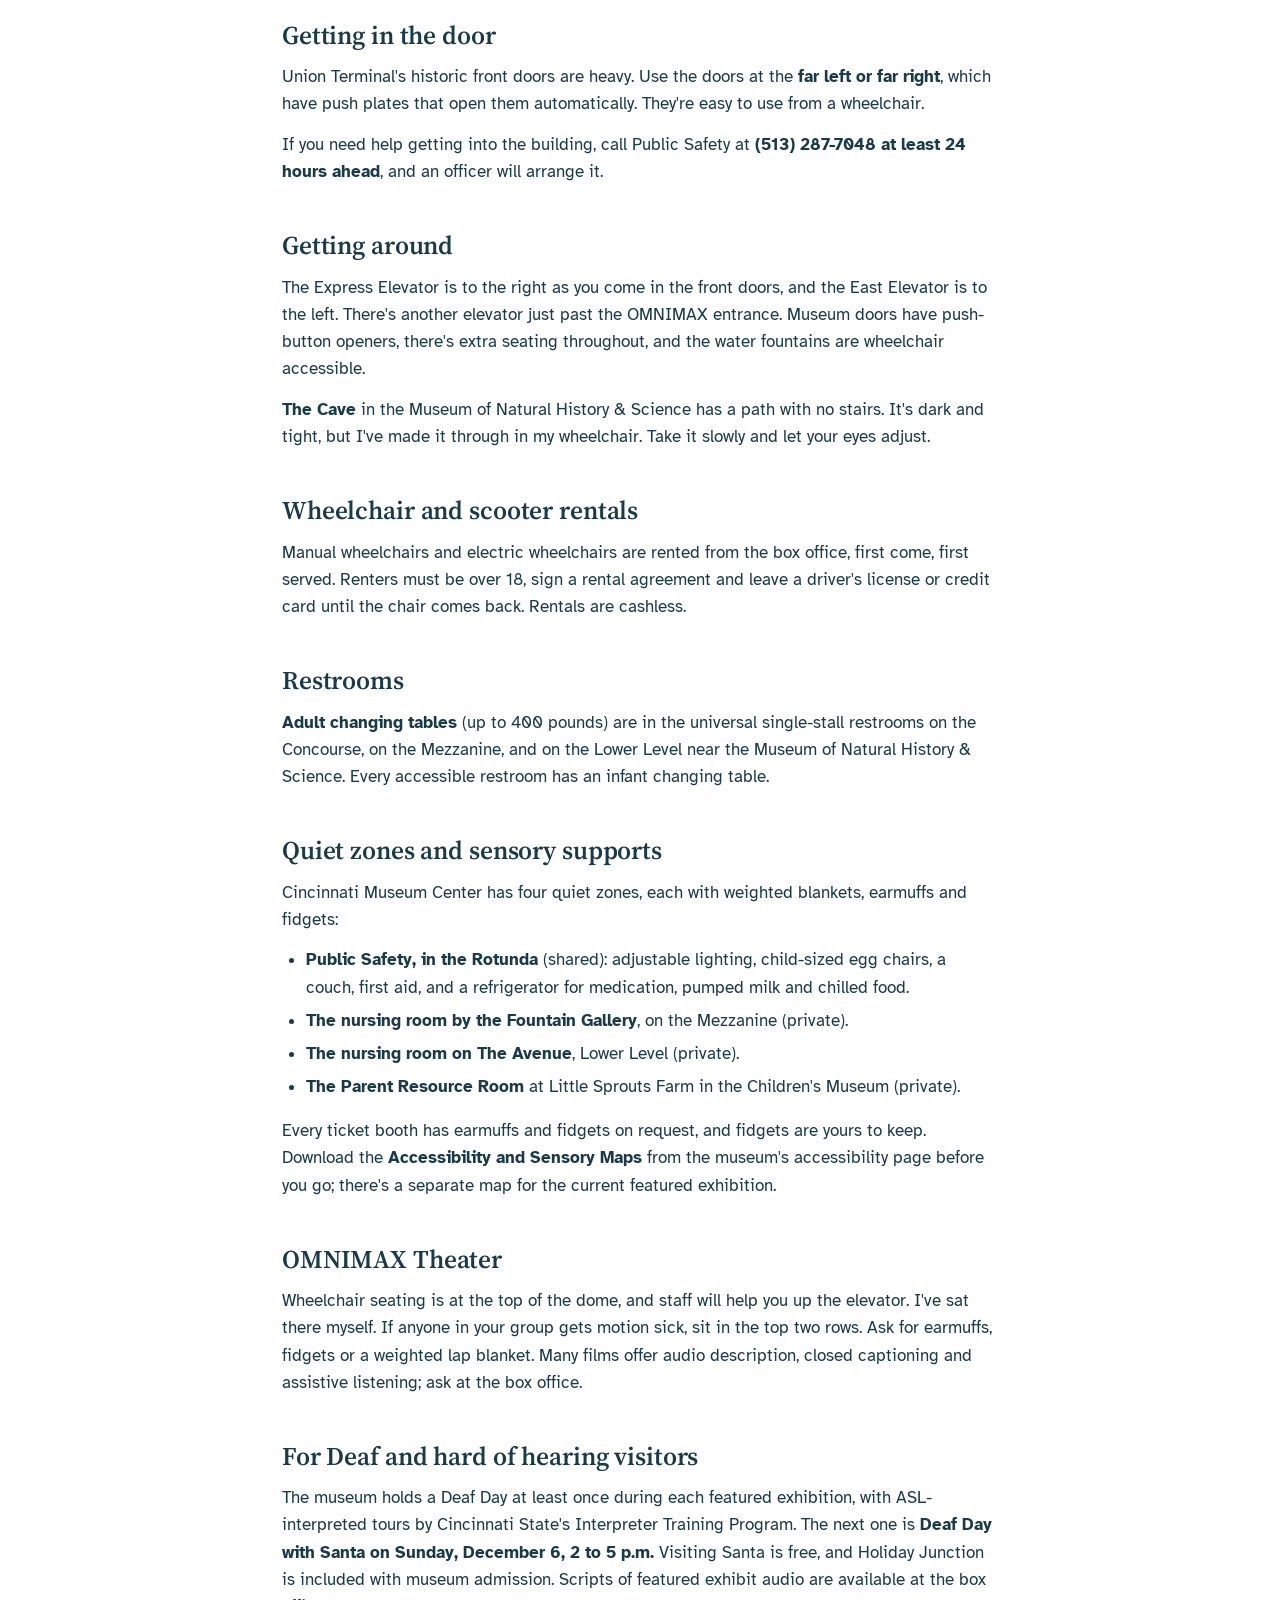
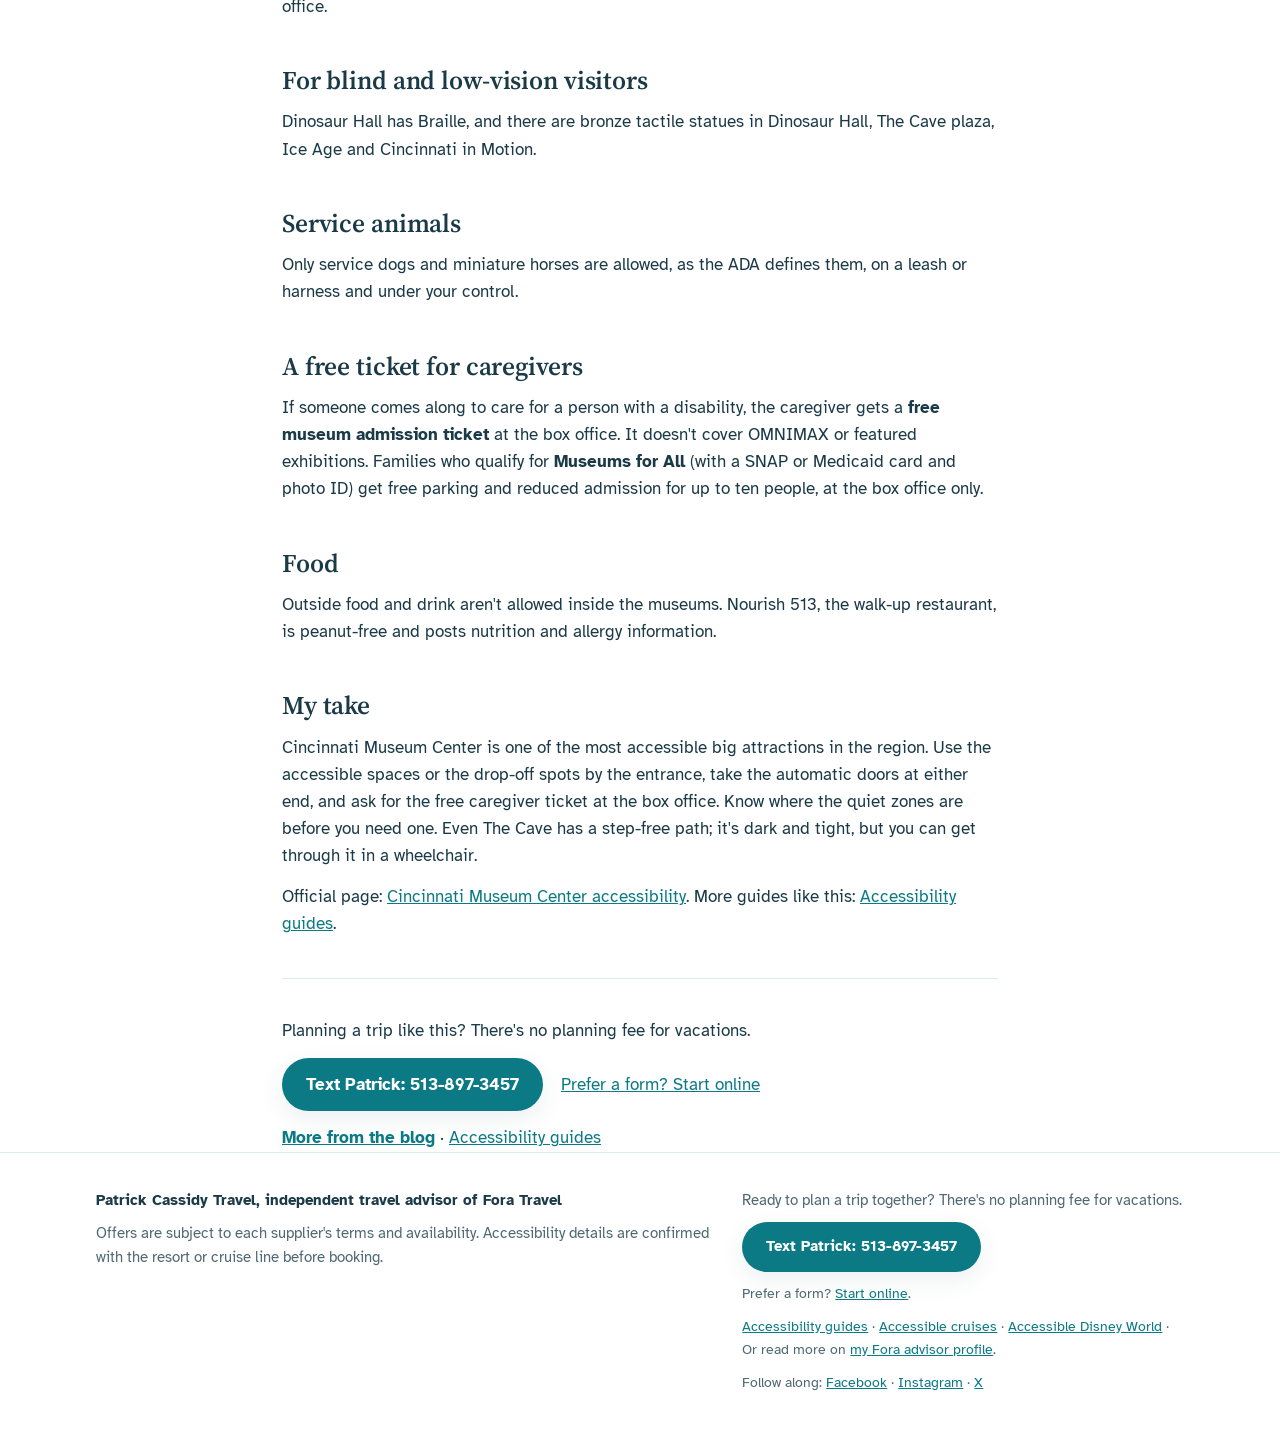
<file: blog/accessible-ohio-cincinnati-museum-center.html>
<!doctype html>
<html lang="en">
<head>
<meta charset="utf-8">
<meta name="viewport" content="width=device-width, initial-scale=1, viewport-fit=cover">
<meta name="description" content="Parking, entrances, rentals, quiet rooms, adult changing tables, OMNIMAX seating and a free caregiver ticket: a practical guide to Union Terminal.">
<title>Accessible Ohio: Cincinnati Museum Center | Patrick Cassidy Travel</title>
<link rel="icon" href="img/brand/favicon.svg" type="image/svg+xml">
<link rel="apple-touch-icon" href="img/brand/apple-touch-icon.png">
<link rel="canonical" href="https://cassidytravel.org/blog/accessible-ohio-cincinnati-museum-center.html">
<meta property="og:type" content="article">
<meta property="og:url" content="https://cassidytravel.org/blog/accessible-ohio-cincinnati-museum-center.html">
<meta property="og:title" content="Accessible Ohio: Cincinnati Museum Center | Patrick Cassidy Travel">
<meta property="og:image" content="https://cassidytravel.org/img/blog/cincinnati-museum-center-og.jpg">
<meta property="og:description" content="Parking, entrances, rentals, quiet rooms, adult changing tables, OMNIMAX seating and a free caregiver ticket: a practical guide to Union Terminal.">
<link rel="alternate" type="application/rss+xml" title="Patrick Cassidy Travel blog" href="https://cassidytravel.org/blog/feed.xml">
<link rel="preconnect" href="https://fonts.googleapis.com">
<link rel="preconnect" href="https://fonts.gstatic.com" crossorigin>
<link rel="stylesheet" href="https://fonts.googleapis.com/css2?family=Atkinson+Hyperlegible:ital,wght@0,400;0,700;1,400&family=Nunito:wght@400;600;700;800&family=Fraunces:opsz,wght@9..144,700&family=Source+Serif+4:opsz,wght@8..60,600;8..60,700&display=swap">
<link rel="stylesheet" href="../styles.css">
</head>
<body>

<a class="skip" href="#main">Skip to content</a>

<header class="head">
  <div class="wrap">
    <a class="mark" href="../index.html"><svg class="mark-icon" viewBox="0 0 100 100" aria-hidden="true"><defs><clipPath id="mk"><circle cx="50" cy="50" r="46"/></clipPath></defs><circle cx="50" cy="50" r="46" fill="#E3F4F7"/><g clip-path="url(#mk)"><circle cx="50" cy="58" r="20" fill="#FFD66B"/><rect x="0" y="58" width="100" height="50" fill="#0B7A85"/><path d="M0 70 Q12 65 25 70 T50 70 T75 70 T100 70" stroke="#E3F4F7" stroke-width="3.5" fill="none"/><path d="M0 82 Q12 77 25 82 T50 82 T75 82 T100 82" stroke="#E3F4F7" stroke-width="3.5" fill="none" opacity=".7"/></g><circle cx="50" cy="50" r="46" fill="none" stroke="#0B7A85" stroke-width="4"/></svg><span class="mark-text"><b>Patrick Cassidy</b><span>Travel</span></span></a>
    <nav aria-label="Main"><ul class="nav">
      <li><a href="../index.html#how">How it works</a></li>
      <li><a href="../cruise-lines.html">Cruises</a></li>
      <li><a href="../accessible-disney-world.html">Disney</a></li>
      <li><a href="../guides.html"><span class="w-long">Accessibility guides</span><span class="w-short">Guides</span></a></li>
      <li class="hide-sm"><a href="../index.html#about">About</a></li>
      <li class="nav-more"><details><summary>More</summary><ul>
        <li><a href="../index.html#sales">Current offers</a></li>
        <li><a href="../index.html#favorites">Family favorites</a></li>
        <li><a href="../index.html#seasonal">What to book now</a></li>
        <li><a href="../index.html#drive">Drive trips</a></li>
        <li><a href="../index.html#quiz">Trip match</a></li>
        <li><a href="../index.html#finder">Accessible resorts</a></li>
        <li><a href="../accessible-cruises.html">Accessible cruises</a></li>
        <li><a href="../teams.html">Team travel</a></li>
        <li><a href="./" aria-current="page">Blog</a></li>
        <li class="show-sm"><a href="../index.html#about">About</a></li>
      </ul></details></li>
    </ul></nav>
    <div class="head-actions">
      <a class="btn btn-sm" href="../sms:+15138973457">Text Patrick</a>
      <details class="display"><summary aria-label="Display options"><span class="w-long">Display</span><span class="w-short" aria-hidden="true">Aa</span></summary>
        <div class="toggles" role="group" aria-label="Display options">
          <span class="has-tip"><button class="pill" id="t-calm" type="button" aria-pressed="false" aria-describedby="tip-calm">Calm mode</button><button class="tip-q" id="q-calm" type="button" aria-label="What does Calm mode do?" aria-expanded="false" aria-controls="tip-calm">?</button><span class="tip" id="tip-calm" role="tooltip">Stops animation and softens colors</span></span>
          <button class="pill" id="t-large" type="button" aria-pressed="false">Larger text</button>
        </div>
      </details>
    </div>
  </div>
</header>

<main id="main">
  <article class="post" aria-labelledby="post-h">
    <header class="page-hero">
      <div class="wrap">
        <p class="eyebrow"><a href="./">Blog</a></p>
        <h1 id="post-h">Accessible Ohio: Cincinnati Museum Center</h1>
        <p class="post-meta">By Patrick Cassidy · <time datetime="2026-10-28">October 28, 2026</time></p>
        <p class="post-disclose">Patrick Cassidy Travel, independent travel advisor of Fora Travel. Checked October 2026; confirm before you go.</p>
      </div>
    </header>
    <figure class="post-figure wrap narrow"><img src="../img/blog/cincinnati-museum-center-1200.jpg" srcset="../img/blog/cincinnati-museum-center-800.jpg 800w, ../img/blog/cincinnati-museum-center-1200.jpg 1200w" sizes="(min-width: 860px) 820px, 100vw" width="1200" height="800" alt="The Art Deco front of Union Terminal, home of Cincinnati Museum Center, with its giant arched window and clock under a clear blue sky."><figcaption>Photo: Patrick Cassidy</figcaption></figure>
    <div class="block"><div class="wrap narrow post-body">
<p>Cincinnati Museum Center fills Union Terminal, the Art Deco train station in Cincinnati's West End, about 50 minutes from Waynesville. I'm a member, so this guide mixes the museum's official information with what I've seen on my own visits.</p>
<p>Under one roof you'll find the Museum of Natural History &amp; Science, the Cincinnati History Museum, the Duke Energy Children's Museum, the Holocaust &amp; Humanity Center and the OMNIMAX Theater. This guide covers <strong>parking and the entrance</strong>, <strong>getting around</strong>, <strong>rentals</strong>, <strong>restrooms</strong>, <strong>quiet zones and sensory supports</strong>, <strong>OMNIMAX</strong>, <strong>Deaf and blind access</strong>, <strong>service animals</strong> and <strong>the free caregiver ticket</strong>.</p>
<h2 id="parking">Parking</h2>
<p>The lot is right in front of Union Terminal. The main lot has 20 accessible spaces for cars with a registered disability placard or plate, first come, first served. From there it's a sidewalk up a slight hill to the entrance. If that's too far, use the <strong>short-term drop-off spots right at the entrance</strong>, then park.</p>
<p>Take a ticket at the gate and pay at the box office, at the pay station near Public Safety, or with the QR code on the ticket. Members park free and can come in early on Saturdays, at 9 a.m.</p>
<h2 id="getting-in-the-door">Getting in the door</h2>
<p>Union Terminal's historic front doors are heavy. Use the doors at the <strong>far left or far right</strong>, which have push plates that open them automatically. They're easy to use from a wheelchair.</p>
<p>If you need help getting into the building, call Public Safety at <strong>(513) 287-7048 at least 24 hours ahead</strong>, and an officer will arrange it.</p>
<h2 id="getting-around">Getting around</h2>
<p>The Express Elevator is to the right as you come in the front doors, and the East Elevator is to the left. There's another elevator just past the OMNIMAX entrance. Museum doors have push-button openers, there's extra seating throughout, and the water fountains are wheelchair accessible.</p>
<p><strong>The Cave</strong> in the Museum of Natural History &amp; Science has a path with no stairs. It's dark and tight, but I've made it through in my wheelchair. Take it slowly and let your eyes adjust.</p>
<h2 id="wheelchair-and-scooter-rentals">Wheelchair and scooter rentals</h2>
<p>Manual wheelchairs and electric wheelchairs are rented from the box office, first come, first served. Renters must be over 18, sign a rental agreement and leave a driver's license or credit card until the chair comes back. Rentals are cashless.</p>
<h2 id="restrooms">Restrooms</h2>
<p><strong>Adult changing tables</strong> (up to 400 pounds) are in the universal single-stall restrooms on the Concourse, on the Mezzanine, and on the Lower Level near the Museum of Natural History &amp; Science. Every accessible restroom has an infant changing table.</p>
<h2 id="quiet-zones-and-sensory-supports">Quiet zones and sensory supports</h2>
<p>Cincinnati Museum Center has four quiet zones, each with weighted blankets, earmuffs and fidgets:</p>
<ul><li><strong>Public Safety, in the Rotunda</strong> (shared): adjustable lighting, child-sized egg chairs, a couch, first aid, and a refrigerator for medication, pumped milk and chilled food.</li><li><strong>The nursing room by the Fountain Gallery</strong>, on the Mezzanine (private).</li><li><strong>The nursing room on The Avenue</strong>, Lower Level (private).</li><li><strong>The Parent Resource Room</strong> at Little Sprouts Farm in the Children's Museum (private).</li></ul>
<p>Every ticket booth has earmuffs and fidgets on request, and fidgets are yours to keep. Download the <strong>Accessibility and Sensory Maps</strong> from the museum's accessibility page before you go; there's a separate map for the current featured exhibition.</p>
<h2 id="omnimax-theater">OMNIMAX Theater</h2>
<p>Wheelchair seating is at the top of the dome, and staff will help you up the elevator. I've sat there myself. If anyone in your group gets motion sick, sit in the top two rows. Ask for earmuffs, fidgets or a weighted lap blanket. Many films offer audio description, closed captioning and assistive listening; ask at the box office.</p>
<h2 id="for-deaf-and-hard-of-hearing-visitors">For Deaf and hard of hearing visitors</h2>
<p>The museum holds a Deaf Day at least once during each featured exhibition, with ASL-interpreted tours by Cincinnati State's Interpreter Training Program. The next one is <strong>Deaf Day with Santa on Sunday, December 6, 2 to 5 p.m.</strong> Visiting Santa is free, and Holiday Junction is included with museum admission. Scripts of featured exhibit audio are available at the box office.</p>
<h2 id="for-blind-and-low-vision-visitors">For blind and low-vision visitors</h2>
<p>Dinosaur Hall has Braille, and there are bronze tactile statues in Dinosaur Hall, The Cave plaza, Ice Age and Cincinnati in Motion.</p>
<h2 id="service-animals">Service animals</h2>
<p>Only service dogs and miniature horses are allowed, as the ADA defines them, on a leash or harness and under your control.</p>
<h2 id="a-free-ticket-for-caregivers">A free ticket for caregivers</h2>
<p>If someone comes along to care for a person with a disability, the caregiver gets a <strong>free museum admission ticket</strong> at the box office. It doesn't cover OMNIMAX or featured exhibitions. Families who qualify for <strong>Museums for All</strong> (with a SNAP or Medicaid card and photo ID) get free parking and reduced admission for up to ten people, at the box office only.</p>
<h2 id="food">Food</h2>
<p>Outside food and drink aren't allowed inside the museums. Nourish 513, the walk-up restaurant, is peanut-free and posts nutrition and allergy information.</p>
<h2 id="my-take">My take</h2>
<p>Cincinnati Museum Center is one of the most accessible big attractions in the region. Use the accessible spaces or the drop-off spots by the entrance, take the automatic doors at either end, and ask for the free caregiver ticket at the box office. Know where the quiet zones are before you need one. Even The Cave has a step-free path; it's dark and tight, but you can get through it in a wheelchair.</p>
<p>Official page: <a href="https://www.cincymuseum.org/accessibility/" target="_blank" rel="noopener">Cincinnati Museum Center accessibility<span class="sr-only"> (opens in a new tab)</span></a>. More guides like this: <a href="../guides.html">Accessibility guides</a>.</p>
      <div class="post-cta">
        <p>Planning a trip like this? There's no planning fee for vacations.</p>
        <p class="cta-row"><a class="btn" href="sms:+15138973457">Text Patrick: 513-897-3457</a> <a href="https://secure.foratravel.com/intake/AOaJHvy4Ll" target="_blank" rel="noopener">Prefer a form? Start online<span class="sr-only"> (opens in a new tab)</span></a></p>
        <p><a class="back" href="./">More from the blog</a> · <a href="../guides.html">Accessibility guides</a></p>
      </div>
    </div></div>
  </article>
</main>

<footer class="foot">
  <div class="wrap">
    <div>
      <p class="affil">Patrick Cassidy Travel, independent travel advisor of Fora Travel</p>
      <p style="margin-top:10px">Offers are subject to each supplier's terms and availability. Accessibility details are confirmed with the resort or cruise line before booking.</p>
    </div>
    <div>
      <p>Ready to plan a trip together? There's no planning fee for vacations.</p>
      <p style="margin-top:10px"><a class="btn" href="../sms:+15138973457">Text Patrick: 513-897-3457</a></p>
      <p style="margin-top:10px;font-size:.9rem">Prefer a form? <a href="https://secure.foratravel.com/intake/AOaJHvy4Ll" target="_blank" rel="noopener">Start online<span class="sr-only"> (opens in a new tab)</span></a>.</p>
      <p style="margin-top:10px;font-size:.9rem"><a href="../guides.html">Accessibility guides</a> · <a href="../accessible-cruises.html">Accessible cruises</a> · <a href="../accessible-disney-world.html">Accessible Disney World</a> · Or read more on <a href="https://www.foratravel.com/advisor/patrick-cassidy" target="_blank" rel="noopener">my Fora advisor profile<span class="sr-only"> (opens in a new tab)</span></a>.</p>
      <p style="margin-top:10px;font-size:.9rem">Follow along: <a href="https://www.facebook.com/patrickcassidytravel" target="_blank" rel="noopener">Facebook<span class="sr-only"> (opens in a new tab)</span></a> · <a href="https://www.instagram.com/patrickcassidytravel/" target="_blank" rel="noopener">Instagram<span class="sr-only"> (opens in a new tab)</span></a> · <a href="https://x.com/PatrickCassidy" target="_blank" rel="noopener">X<span class="sr-only"> (opens in a new tab)</span></a></p>
    </div>
  </div>
</footer>

<script src="../site.js"></script>
</body>
</html>
</file>
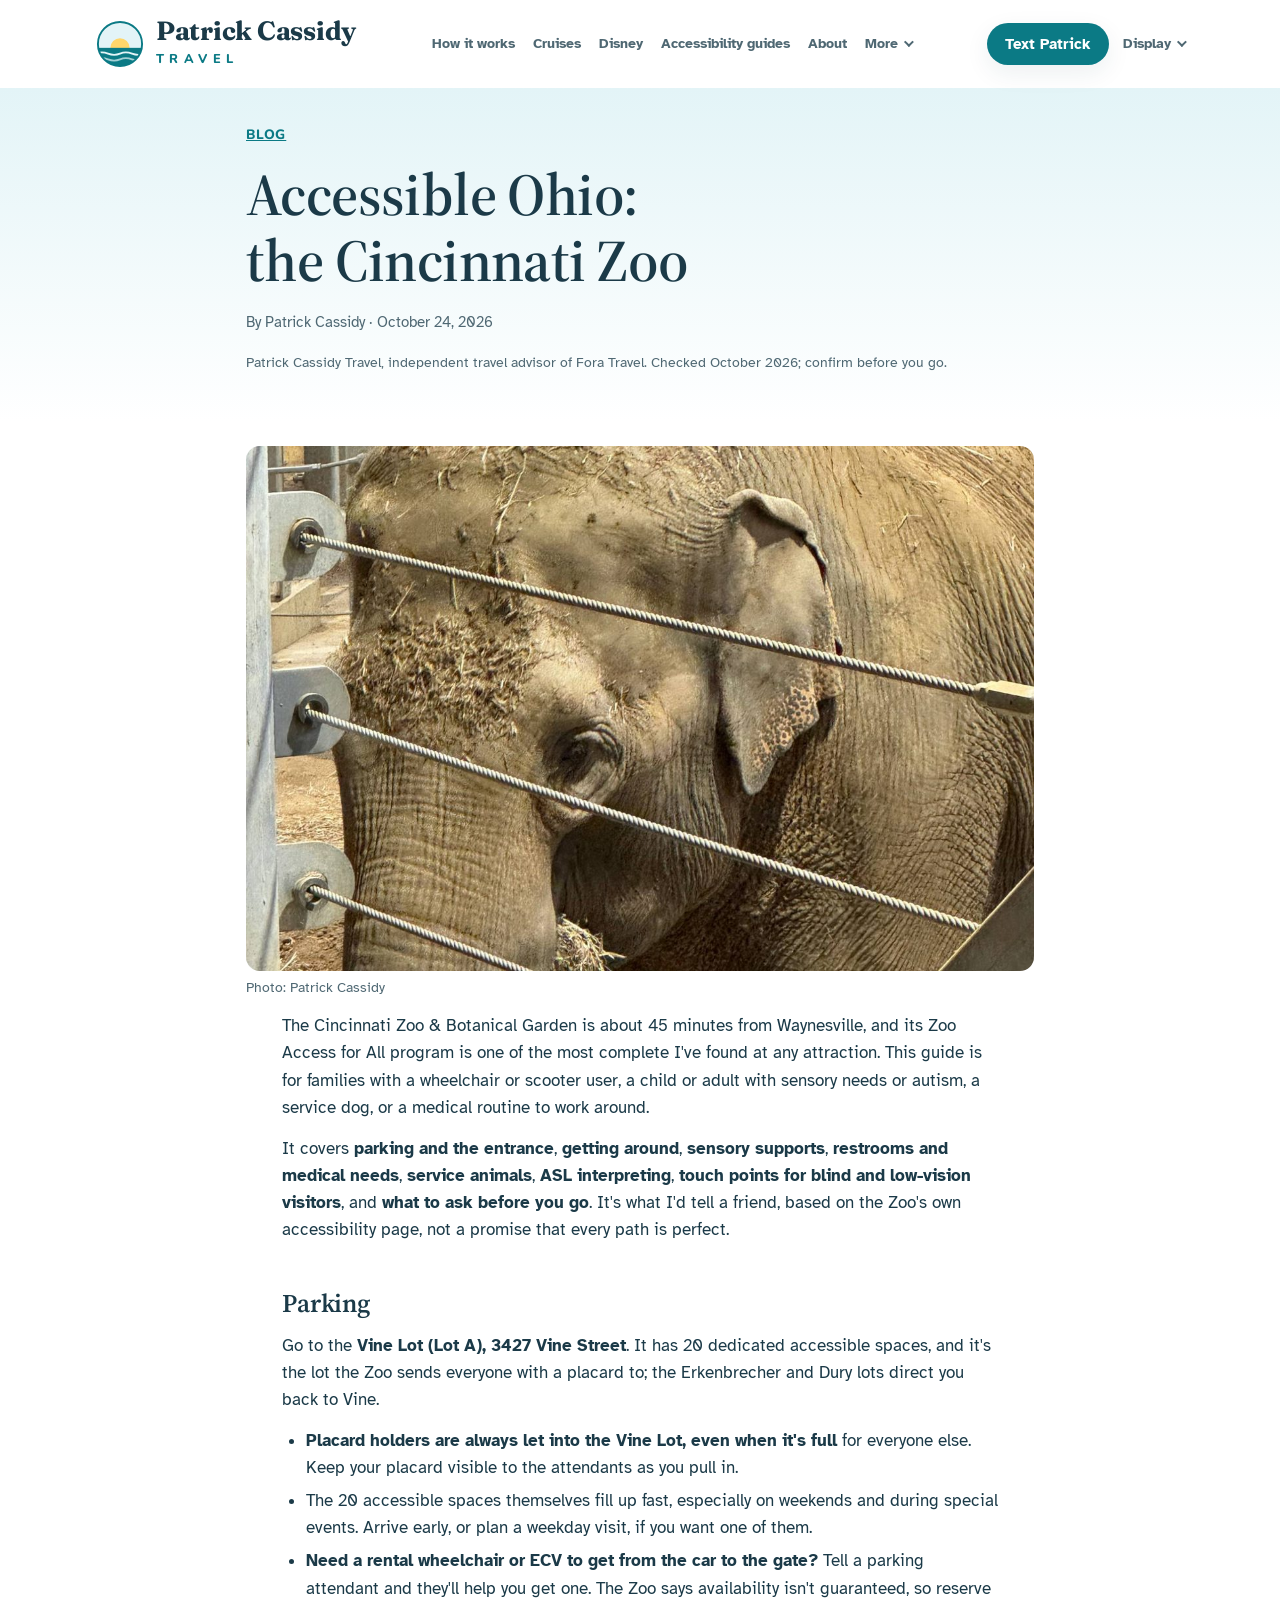
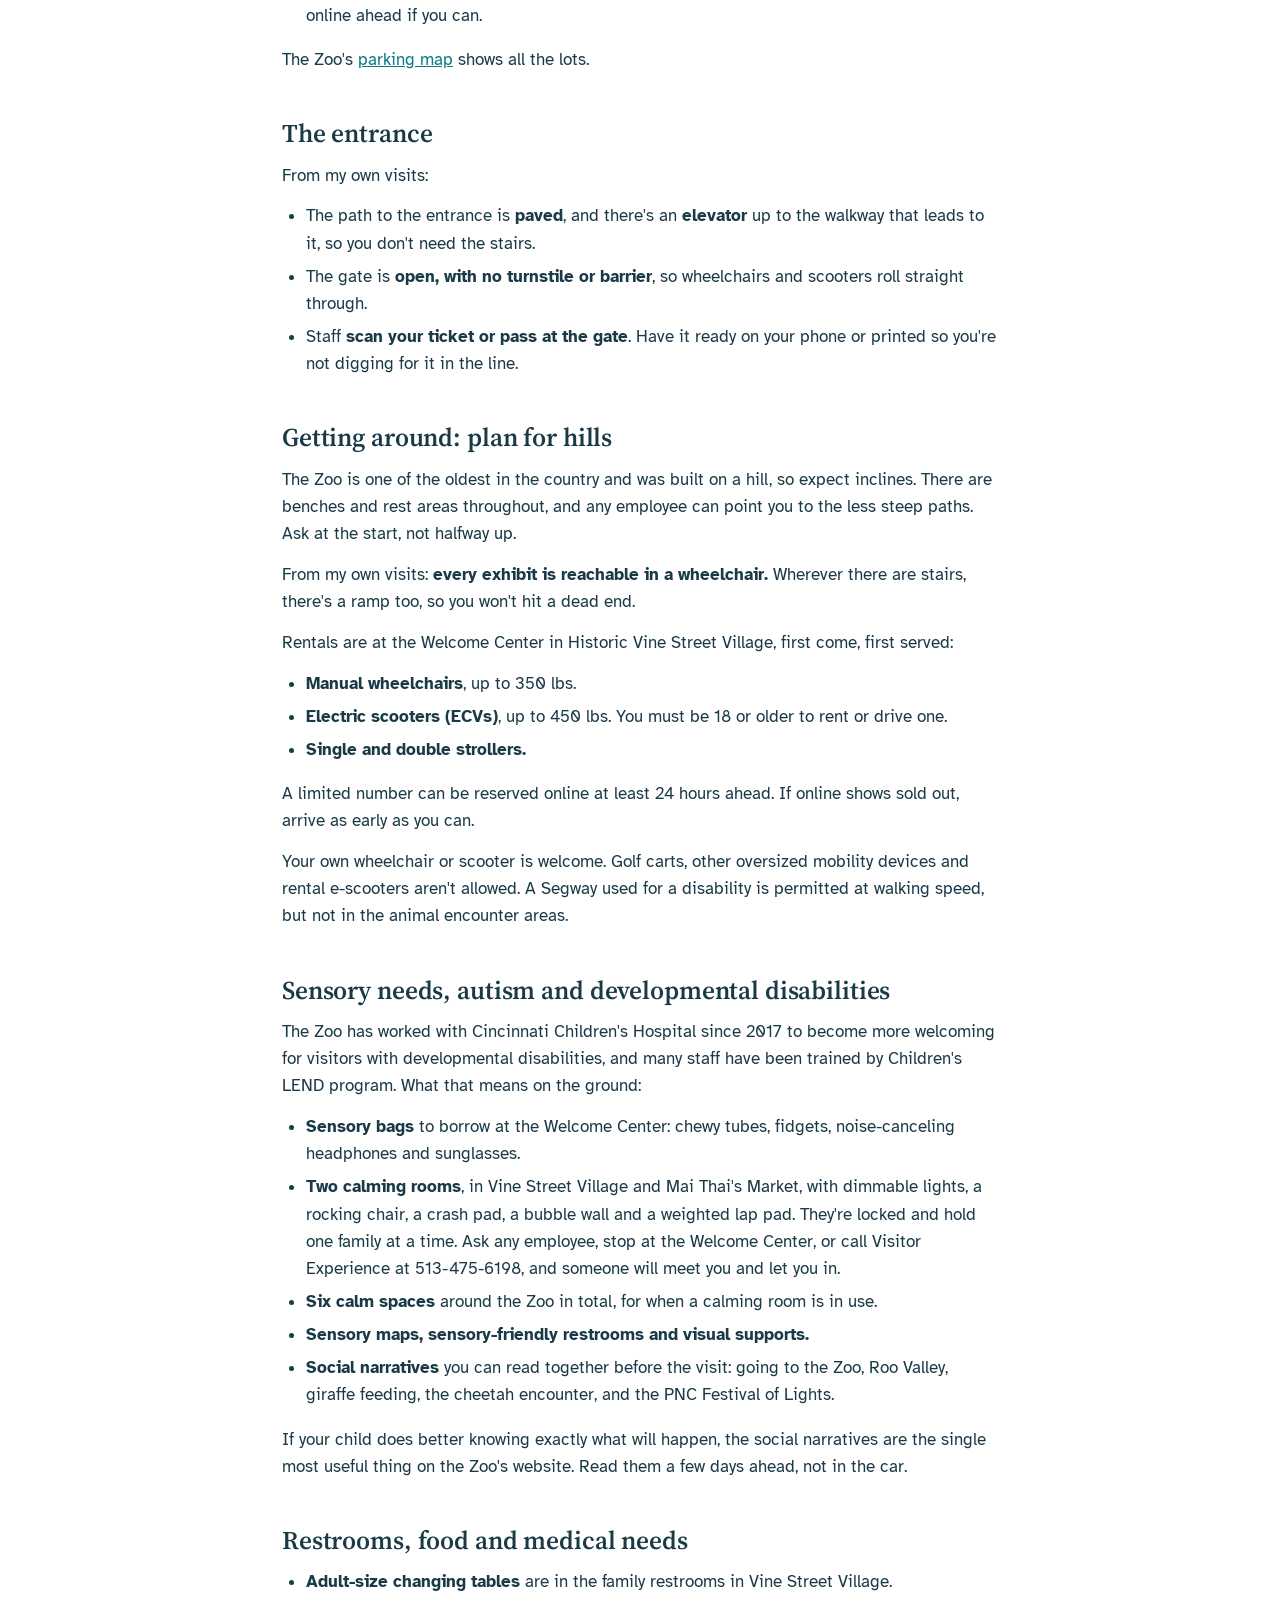
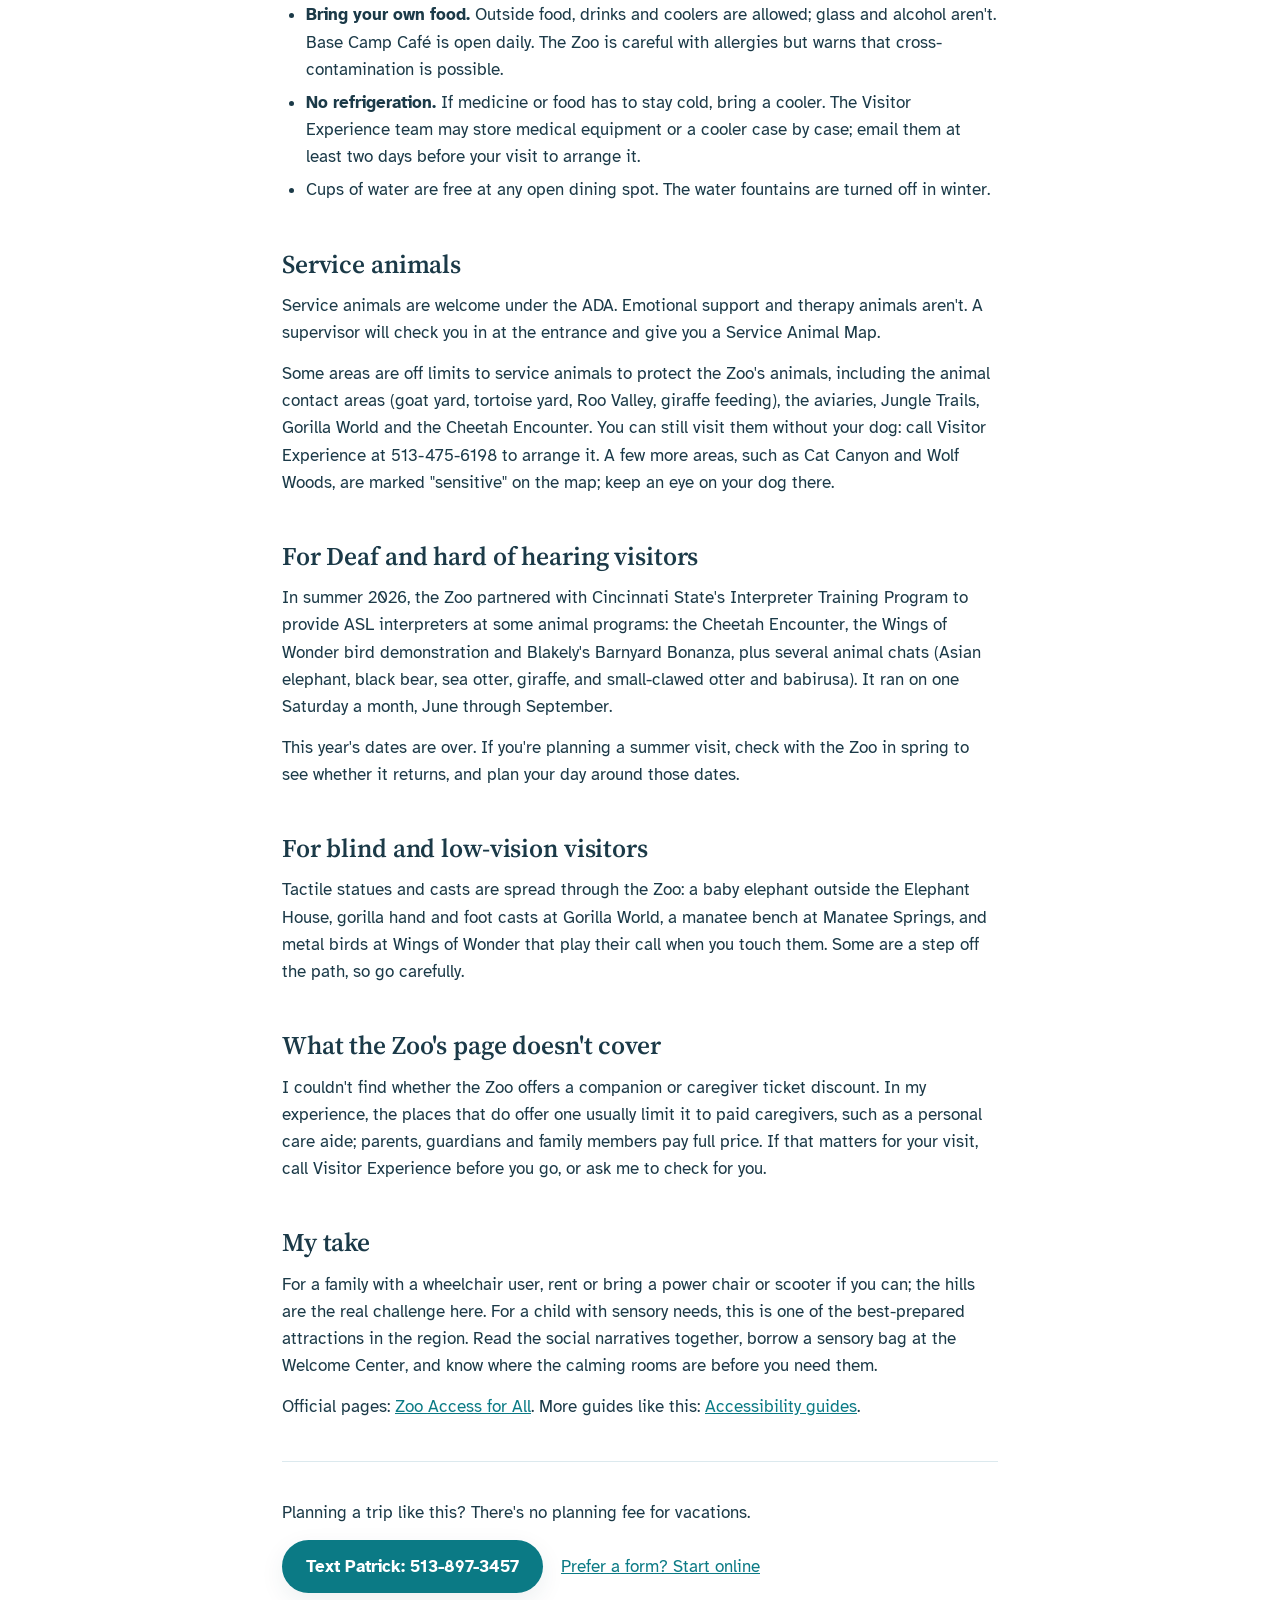
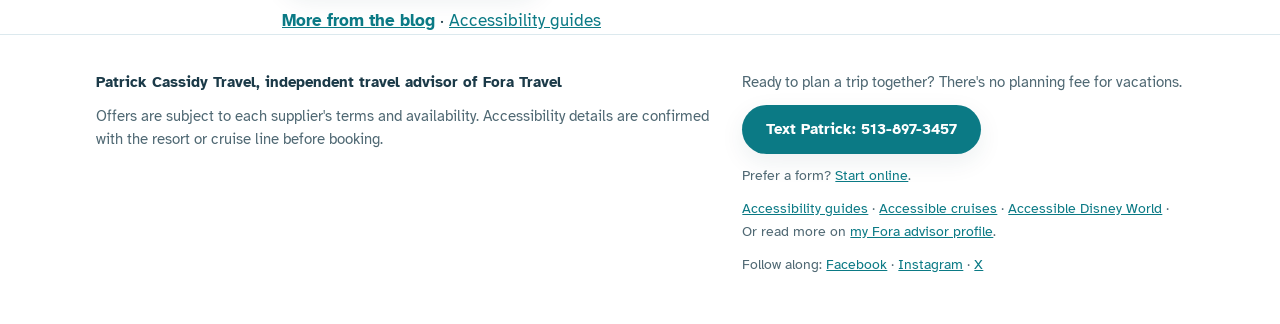
<file: blog/accessible-ohio-cincinnati-zoo.html>
<!doctype html>
<html lang="en">
<head>
<meta charset="utf-8">
<meta name="viewport" content="width=device-width, initial-scale=1, viewport-fit=cover">
<meta name="description" content="Calming rooms, sensory bags, wheelchair and ECV rentals, service animal rules and the hills: a practical guide to the Cincinnati Zoo.">
<title>Accessible Ohio: the Cincinnati Zoo | Patrick Cassidy Travel</title>
<link rel="icon" href="img/brand/favicon.svg" type="image/svg+xml">
<link rel="apple-touch-icon" href="img/brand/apple-touch-icon.png">
<link rel="canonical" href="https://cassidytravel.org/blog/accessible-ohio-cincinnati-zoo.html">
<meta property="og:type" content="article">
<meta property="og:url" content="https://cassidytravel.org/blog/accessible-ohio-cincinnati-zoo.html">
<meta property="og:title" content="Accessible Ohio: the Cincinnati Zoo | Patrick Cassidy Travel">
<meta property="og:image" content="https://cassidytravel.org/img/blog/cincinnati-zoo-elephant-og.jpg">
<meta property="og:description" content="Calming rooms, sensory bags, wheelchair and ECV rentals, service animal rules and the hills: a practical guide to the Cincinnati Zoo.">
<link rel="alternate" type="application/rss+xml" title="Patrick Cassidy Travel blog" href="https://cassidytravel.org/blog/feed.xml">
<link rel="preconnect" href="https://fonts.googleapis.com">
<link rel="preconnect" href="https://fonts.gstatic.com" crossorigin>
<link rel="stylesheet" href="https://fonts.googleapis.com/css2?family=Atkinson+Hyperlegible:ital,wght@0,400;0,700;1,400&family=Nunito:wght@400;600;700;800&family=Fraunces:opsz,wght@9..144,700&family=Source+Serif+4:opsz,wght@8..60,600;8..60,700&display=swap">
<link rel="stylesheet" href="../styles.css">
</head>
<body>

<a class="skip" href="#main">Skip to content</a>

<header class="head">
  <div class="wrap">
    <a class="mark" href="../index.html"><svg class="mark-icon" viewBox="0 0 100 100" aria-hidden="true"><defs><clipPath id="mk"><circle cx="50" cy="50" r="46"/></clipPath></defs><circle cx="50" cy="50" r="46" fill="#E3F4F7"/><g clip-path="url(#mk)"><circle cx="50" cy="58" r="20" fill="#FFD66B"/><rect x="0" y="58" width="100" height="50" fill="#0B7A85"/><path d="M0 70 Q12 65 25 70 T50 70 T75 70 T100 70" stroke="#E3F4F7" stroke-width="3.5" fill="none"/><path d="M0 82 Q12 77 25 82 T50 82 T75 82 T100 82" stroke="#E3F4F7" stroke-width="3.5" fill="none" opacity=".7"/></g><circle cx="50" cy="50" r="46" fill="none" stroke="#0B7A85" stroke-width="4"/></svg><span class="mark-text"><b>Patrick Cassidy</b><span>Travel</span></span></a>
    <nav aria-label="Main"><ul class="nav">
      <li><a href="../index.html#how">How it works</a></li>
      <li><a href="../cruise-lines.html">Cruises</a></li>
      <li><a href="../accessible-disney-world.html">Disney</a></li>
      <li><a href="../guides.html"><span class="w-long">Accessibility guides</span><span class="w-short">Guides</span></a></li>
      <li class="hide-sm"><a href="../index.html#about">About</a></li>
      <li class="nav-more"><details><summary>More</summary><ul>
        <li><a href="../index.html#sales">Current offers</a></li>
        <li><a href="../index.html#favorites">Family favorites</a></li>
        <li><a href="../index.html#seasonal">What to book now</a></li>
        <li><a href="../index.html#drive">Drive trips</a></li>
        <li><a href="../index.html#quiz">Trip match</a></li>
        <li><a href="../index.html#finder">Accessible resorts</a></li>
        <li><a href="../accessible-cruises.html">Accessible cruises</a></li>
        <li><a href="../teams.html">Team travel</a></li>
        <li><a href="./" aria-current="page">Blog</a></li>
        <li class="show-sm"><a href="../index.html#about">About</a></li>
      </ul></details></li>
    </ul></nav>
    <div class="head-actions">
      <a class="btn btn-sm" href="../sms:+15138973457">Text Patrick</a>
      <details class="display"><summary aria-label="Display options"><span class="w-long">Display</span><span class="w-short" aria-hidden="true">Aa</span></summary>
        <div class="toggles" role="group" aria-label="Display options">
          <span class="has-tip"><button class="pill" id="t-calm" type="button" aria-pressed="false" aria-describedby="tip-calm">Calm mode</button><button class="tip-q" id="q-calm" type="button" aria-label="What does Calm mode do?" aria-expanded="false" aria-controls="tip-calm">?</button><span class="tip" id="tip-calm" role="tooltip">Stops animation and softens colors</span></span>
          <button class="pill" id="t-large" type="button" aria-pressed="false">Larger text</button>
        </div>
      </details>
    </div>
  </div>
</header>

<main id="main">
  <article class="post" aria-labelledby="post-h">
    <header class="page-hero">
      <div class="wrap">
        <p class="eyebrow"><a href="./">Blog</a></p>
        <h1 id="post-h">Accessible Ohio: the Cincinnati Zoo</h1>
        <p class="post-meta">By Patrick Cassidy · <time datetime="2026-10-24">October 24, 2026</time></p>
        <p class="post-disclose">Patrick Cassidy Travel, independent travel advisor of Fora Travel. Checked October 2026; confirm before you go.</p>
      </div>
    </header>
    <figure class="post-figure wrap narrow"><img src="../img/blog/cincinnati-zoo-elephant-1200.jpg" srcset="../img/blog/cincinnati-zoo-elephant-800.jpg 800w, ../img/blog/cincinnati-zoo-elephant-1200.jpg 1200w" sizes="(min-width: 860px) 820px, 100vw" width="1200" height="800" alt="An Asian elephant at the Cincinnati Zoo, its head dusted with hay, eating behind the cable fence of its habitat."><figcaption>Photo: Patrick Cassidy</figcaption></figure>
    <div class="block"><div class="wrap narrow post-body">
<p>The Cincinnati Zoo &amp; Botanical Garden is about 45 minutes from Waynesville, and its Zoo Access for All program is one of the most complete I've found at any attraction. This guide is for families with a wheelchair or scooter user, a child or adult with sensory needs or autism, a service dog, or a medical routine to work around.</p>
<p>It covers <strong>parking and the entrance</strong>, <strong>getting around</strong>, <strong>sensory supports</strong>, <strong>restrooms and medical needs</strong>, <strong>service animals</strong>, <strong>ASL interpreting</strong>, <strong>touch points for blind and low-vision visitors</strong>, and <strong>what to ask before you go</strong>. It's what I'd tell a friend, based on the Zoo's own accessibility page, not a promise that every path is perfect.</p>
<h2 id="parking">Parking</h2>
<p>Go to the <strong>Vine Lot (Lot A), 3427 Vine Street</strong>. It has 20 dedicated accessible spaces, and it's the lot the Zoo sends everyone with a placard to; the Erkenbrecher and Dury lots direct you back to Vine.</p>
<ul><li><strong>Placard holders are always let into the Vine Lot, even when it's full</strong> for everyone else. Keep your placard visible to the attendants as you pull in.</li><li>The 20 accessible spaces themselves fill up fast, especially on weekends and during special events. Arrive early, or plan a weekday visit, if you want one of them.</li><li><strong>Need a rental wheelchair or ECV to get from the car to the gate?</strong> Tell a parking attendant and they'll help you get one. The Zoo says availability isn't guaranteed, so reserve online ahead if you can.</li></ul>
<p>The Zoo's <a href="https://cincinnatizoo.org/plan-your-adventure/#map" target="_blank" rel="noopener">parking map<span class="sr-only"> (opens in a new tab)</span></a> shows all the lots.</p>
<h2 id="the-entrance">The entrance</h2>
<p>From my own visits:</p>
<ul><li>The path to the entrance is <strong>paved</strong>, and there's an <strong>elevator</strong> up to the walkway that leads to it, so you don't need the stairs.</li><li>The gate is <strong>open, with no turnstile or barrier</strong>, so wheelchairs and scooters roll straight through.</li><li>Staff <strong>scan your ticket or pass at the gate</strong>. Have it ready on your phone or printed so you're not digging for it in the line.</li></ul>
<h2 id="getting-around-plan-for-hills">Getting around: plan for hills</h2>
<p>The Zoo is one of the oldest in the country and was built on a hill, so expect inclines. There are benches and rest areas throughout, and any employee can point you to the less steep paths. Ask at the start, not halfway up.</p>
<p>From my own visits: <strong>every exhibit is reachable in a wheelchair.</strong> Wherever there are stairs, there's a ramp too, so you won't hit a dead end.</p>
<p>Rentals are at the Welcome Center in Historic Vine Street Village, first come, first served:</p>
<ul><li><strong>Manual wheelchairs</strong>, up to 350 lbs.</li><li><strong>Electric scooters (ECVs)</strong>, up to 450 lbs. You must be 18 or older to rent or drive one.</li><li><strong>Single and double strollers.</strong></li></ul>
<p>A limited number can be reserved online at least 24 hours ahead. If online shows sold out, arrive as early as you can.</p>
<p>Your own wheelchair or scooter is welcome. Golf carts, other oversized mobility devices and rental e-scooters aren't allowed. A Segway used for a disability is permitted at walking speed, but not in the animal encounter areas.</p>
<h2 id="sensory-needs-autism-and-developmental-disabilities">Sensory needs, autism and developmental disabilities</h2>
<p>The Zoo has worked with Cincinnati Children's Hospital since 2017 to become more welcoming for visitors with developmental disabilities, and many staff have been trained by Children's LEND program. What that means on the ground:</p>
<ul><li><strong>Sensory bags</strong> to borrow at the Welcome Center: chewy tubes, fidgets, noise-canceling headphones and sunglasses.</li><li><strong>Two calming rooms</strong>, in Vine Street Village and Mai Thai's Market, with dimmable lights, a rocking chair, a crash pad, a bubble wall and a weighted lap pad. They're locked and hold one family at a time. Ask any employee, stop at the Welcome Center, or call Visitor Experience at 513-475-6198, and someone will meet you and let you in.</li><li><strong>Six calm spaces</strong> around the Zoo in total, for when a calming room is in use.</li><li><strong>Sensory maps, sensory-friendly restrooms and visual supports.</strong></li><li><strong>Social narratives</strong> you can read together before the visit: going to the Zoo, Roo Valley, giraffe feeding, the cheetah encounter, and the PNC Festival of Lights.</li></ul>
<p>If your child does better knowing exactly what will happen, the social narratives are the single most useful thing on the Zoo's website. Read them a few days ahead, not in the car.</p>
<h2 id="restrooms-food-and-medical-needs">Restrooms, food and medical needs</h2>
<ul><li><strong>Adult-size changing tables</strong> are in the family restrooms in Vine Street Village.</li><li><strong>Bring your own food.</strong> Outside food, drinks and coolers are allowed; glass and alcohol aren't. Base Camp Café is open daily. The Zoo is careful with allergies but warns that cross-contamination is possible.</li><li><strong>No refrigeration.</strong> If medicine or food has to stay cold, bring a cooler. The Visitor Experience team may store medical equipment or a cooler case by case; email them at least two days before your visit to arrange it.</li><li>Cups of water are free at any open dining spot. The water fountains are turned off in winter.</li></ul>
<h2 id="service-animals">Service animals</h2>
<p>Service animals are welcome under the ADA. Emotional support and therapy animals aren't. A supervisor will check you in at the entrance and give you a Service Animal Map.</p>
<p>Some areas are off limits to service animals to protect the Zoo's animals, including the animal contact areas (goat yard, tortoise yard, Roo Valley, giraffe feeding), the aviaries, Jungle Trails, Gorilla World and the Cheetah Encounter. You can still visit them without your dog: call Visitor Experience at 513-475-6198 to arrange it. A few more areas, such as Cat Canyon and Wolf Woods, are marked "sensitive" on the map; keep an eye on your dog there.</p>
<h2 id="for-deaf-and-hard-of-hearing-visitors">For Deaf and hard of hearing visitors</h2>
<p>In summer 2026, the Zoo partnered with Cincinnati State's Interpreter Training Program to provide ASL interpreters at some animal programs: the Cheetah Encounter, the Wings of Wonder bird demonstration and Blakely's Barnyard Bonanza, plus several animal chats (Asian elephant, black bear, sea otter, giraffe, and small-clawed otter and babirusa). It ran on one Saturday a month, June through September.</p>
<p>This year's dates are over. If you're planning a summer visit, check with the Zoo in spring to see whether it returns, and plan your day around those dates.</p>
<h2 id="for-blind-and-low-vision-visitors">For blind and low-vision visitors</h2>
<p>Tactile statues and casts are spread through the Zoo: a baby elephant outside the Elephant House, gorilla hand and foot casts at Gorilla World, a manatee bench at Manatee Springs, and metal birds at Wings of Wonder that play their call when you touch them. Some are a step off the path, so go carefully.</p>
<h2 id="what-the-zoo-s-page-doesn-t-cover">What the Zoo's page doesn't cover</h2>
<p>I couldn't find whether the Zoo offers a companion or caregiver ticket discount. In my experience, the places that do offer one usually limit it to paid caregivers, such as a personal care aide; parents, guardians and family members pay full price. If that matters for your visit, call Visitor Experience before you go, or ask me to check for you.</p>
<h2 id="my-take">My take</h2>
<p>For a family with a wheelchair user, rent or bring a power chair or scooter if you can; the hills are the real challenge here. For a child with sensory needs, this is one of the best-prepared attractions in the region. Read the social narratives together, borrow a sensory bag at the Welcome Center, and know where the calming rooms are before you need them.</p>
<p>Official pages: <a href="https://cincinnatizoo.org/plan-your-visit/zoo-access-for-all/" target="_blank" rel="noopener">Zoo Access for All<span class="sr-only"> (opens in a new tab)</span></a>. More guides like this: <a href="../guides.html">Accessibility guides</a>.</p>
      <div class="post-cta">
        <p>Planning a trip like this? There's no planning fee for vacations.</p>
        <p class="cta-row"><a class="btn" href="sms:+15138973457">Text Patrick: 513-897-3457</a> <a href="https://secure.foratravel.com/intake/AOaJHvy4Ll" target="_blank" rel="noopener">Prefer a form? Start online<span class="sr-only"> (opens in a new tab)</span></a></p>
        <p><a class="back" href="./">More from the blog</a> · <a href="../guides.html">Accessibility guides</a></p>
      </div>
    </div></div>
  </article>
</main>

<footer class="foot">
  <div class="wrap">
    <div>
      <p class="affil">Patrick Cassidy Travel, independent travel advisor of Fora Travel</p>
      <p style="margin-top:10px">Offers are subject to each supplier's terms and availability. Accessibility details are confirmed with the resort or cruise line before booking.</p>
    </div>
    <div>
      <p>Ready to plan a trip together? There's no planning fee for vacations.</p>
      <p style="margin-top:10px"><a class="btn" href="../sms:+15138973457">Text Patrick: 513-897-3457</a></p>
      <p style="margin-top:10px;font-size:.9rem">Prefer a form? <a href="https://secure.foratravel.com/intake/AOaJHvy4Ll" target="_blank" rel="noopener">Start online<span class="sr-only"> (opens in a new tab)</span></a>.</p>
      <p style="margin-top:10px;font-size:.9rem"><a href="../guides.html">Accessibility guides</a> · <a href="../accessible-cruises.html">Accessible cruises</a> · <a href="../accessible-disney-world.html">Accessible Disney World</a> · Or read more on <a href="https://www.foratravel.com/advisor/patrick-cassidy" target="_blank" rel="noopener">my Fora advisor profile<span class="sr-only"> (opens in a new tab)</span></a>.</p>
      <p style="margin-top:10px;font-size:.9rem">Follow along: <a href="https://www.facebook.com/patrickcassidytravel" target="_blank" rel="noopener">Facebook<span class="sr-only"> (opens in a new tab)</span></a> · <a href="https://www.instagram.com/patrickcassidytravel/" target="_blank" rel="noopener">Instagram<span class="sr-only"> (opens in a new tab)</span></a> · <a href="https://x.com/PatrickCassidy" target="_blank" rel="noopener">X<span class="sr-only"> (opens in a new tab)</span></a></p>
    </div>
  </div>
</footer>

<script src="../site.js"></script>
</body>
</html>
</file>
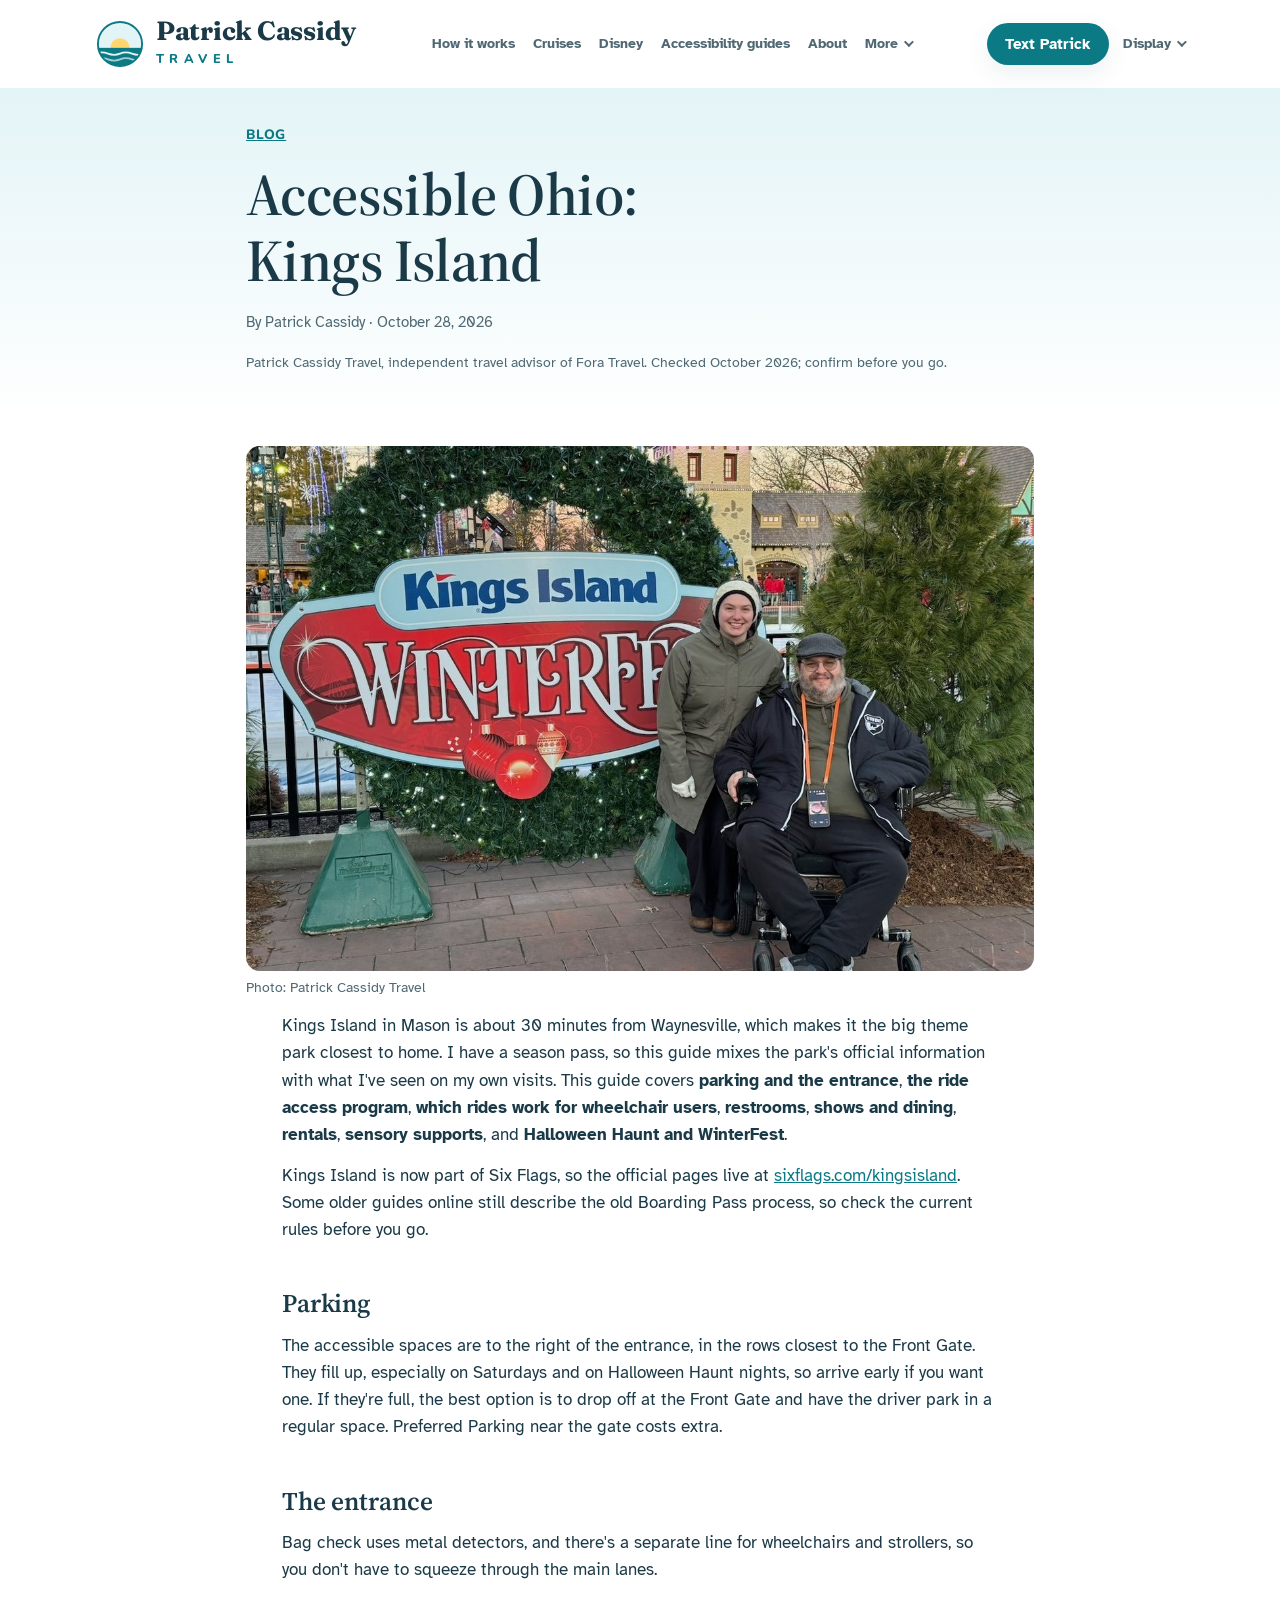
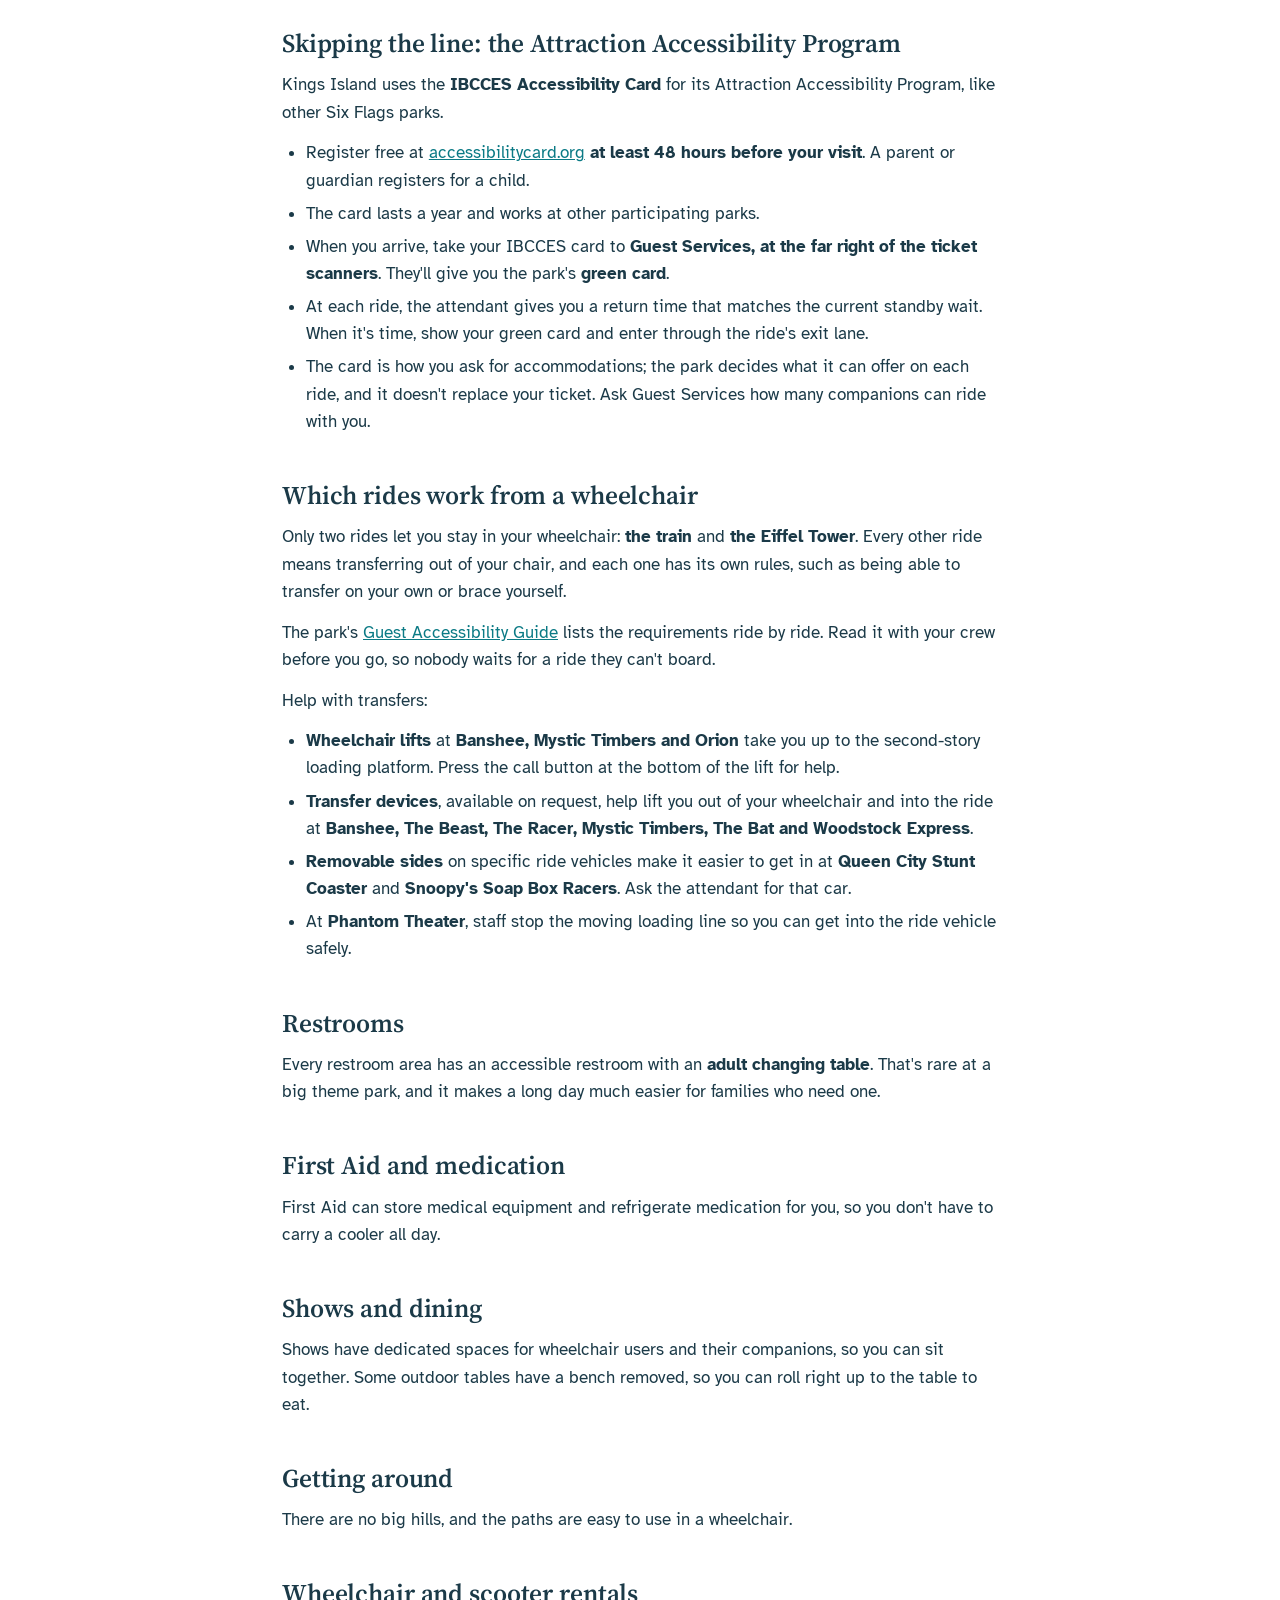
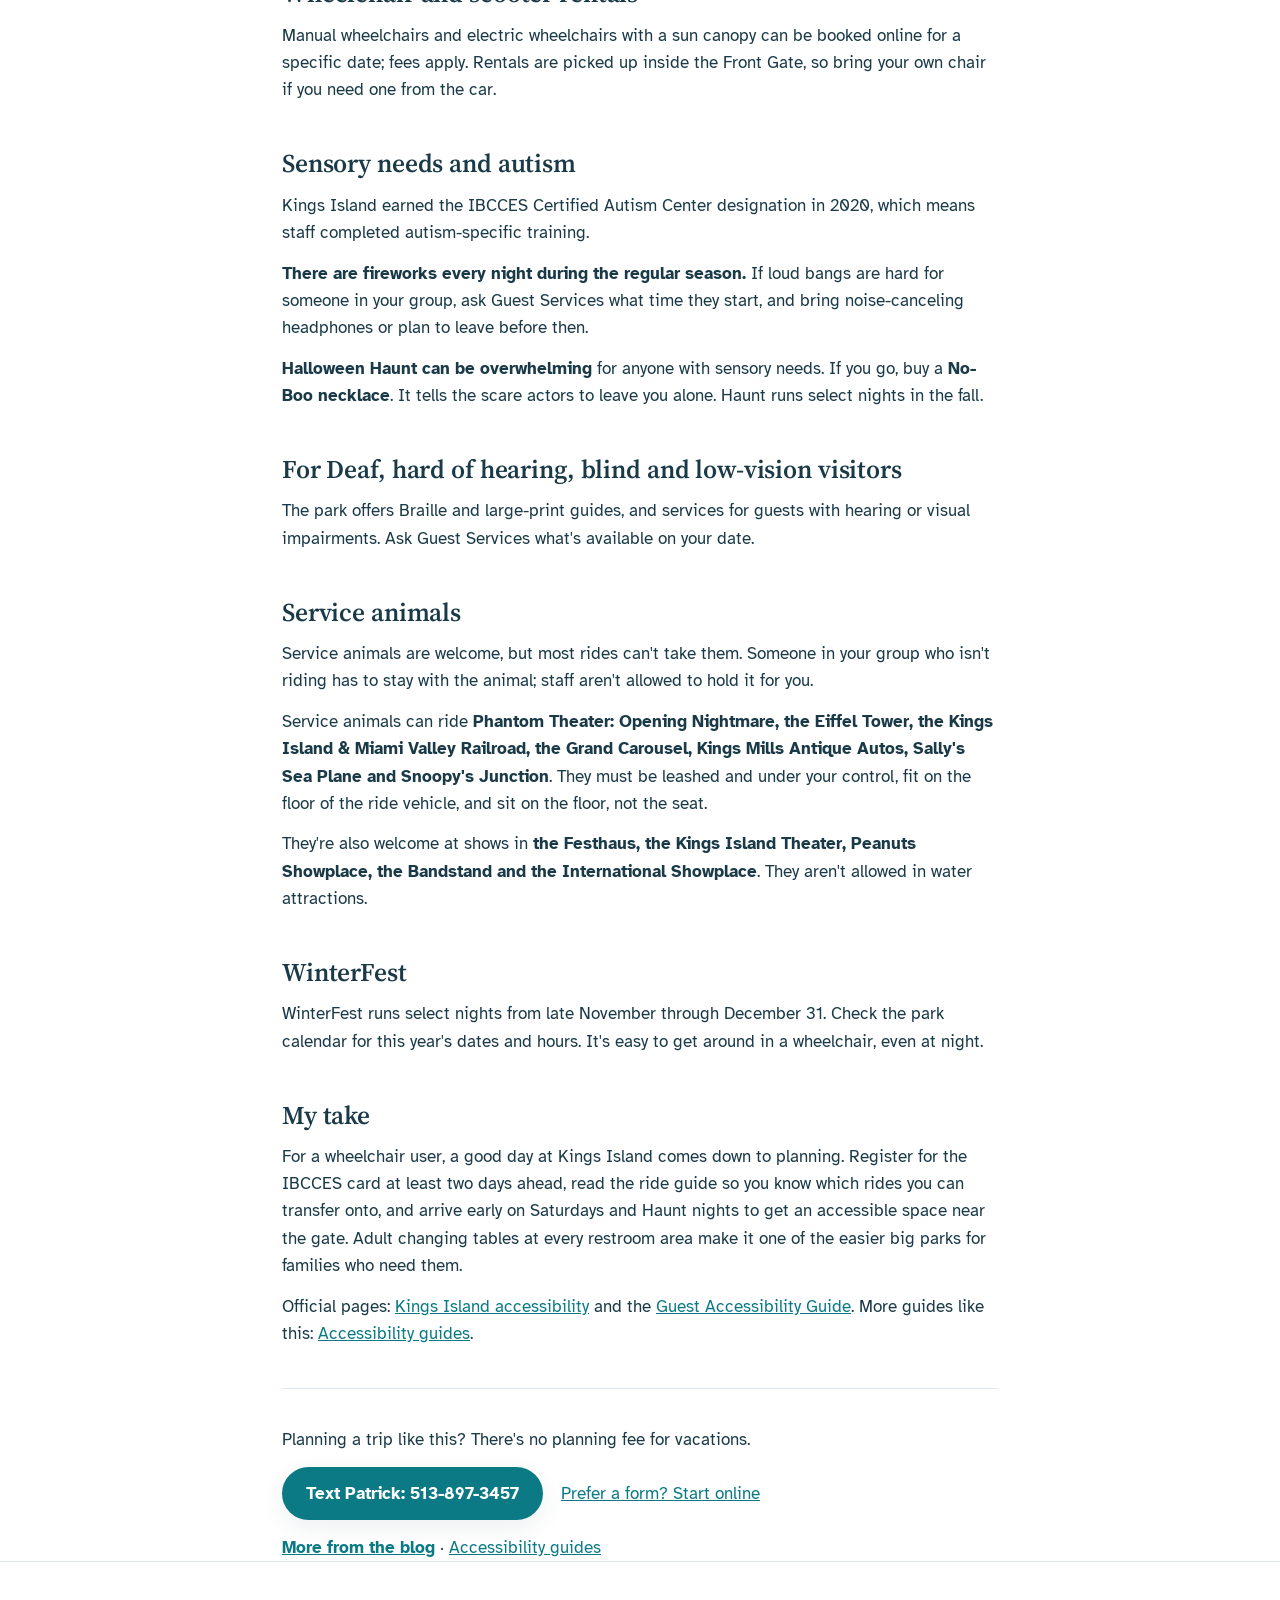
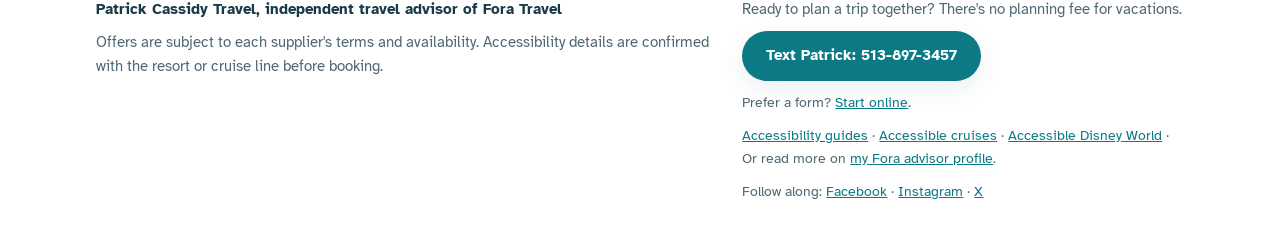
<file: blog/accessible-ohio-kings-island.html>
<!doctype html>
<html lang="en">
<head>
<meta charset="utf-8">
<meta name="viewport" content="width=device-width, initial-scale=1, viewport-fit=cover">
<meta name="description" content="Kings Island&#x27;s ride access program, the IBCCES card, parking, rides, restrooms, sensory supports and WinterFest: a practical guide from a local advisor.">
<title>Accessible Ohio: Kings Island | Patrick Cassidy Travel</title>
<link rel="icon" href="img/brand/favicon.svg" type="image/svg+xml">
<link rel="apple-touch-icon" href="img/brand/apple-touch-icon.png">
<link rel="canonical" href="https://cassidytravel.org/blog/accessible-ohio-kings-island.html">
<meta property="og:type" content="article">
<meta property="og:url" content="https://cassidytravel.org/blog/accessible-ohio-kings-island.html">
<meta property="og:title" content="Accessible Ohio: Kings Island | Patrick Cassidy Travel">
<meta property="og:image" content="https://cassidytravel.org/img/blog/kings-island-winterfest-og.jpg">
<meta property="og:description" content="Kings Island&#x27;s ride access program, the IBCCES card, parking, rides, restrooms, sensory supports and WinterFest: a practical guide from a local advisor.">
<link rel="alternate" type="application/rss+xml" title="Patrick Cassidy Travel blog" href="https://cassidytravel.org/blog/feed.xml">
<link rel="preconnect" href="https://fonts.googleapis.com">
<link rel="preconnect" href="https://fonts.gstatic.com" crossorigin>
<link rel="stylesheet" href="https://fonts.googleapis.com/css2?family=Atkinson+Hyperlegible:ital,wght@0,400;0,700;1,400&family=Nunito:wght@400;600;700;800&family=Fraunces:opsz,wght@9..144,700&family=Source+Serif+4:opsz,wght@8..60,600;8..60,700&display=swap">
<link rel="stylesheet" href="../styles.css">
</head>
<body>

<a class="skip" href="#main">Skip to content</a>

<header class="head">
  <div class="wrap">
    <a class="mark" href="../index.html"><svg class="mark-icon" viewBox="0 0 100 100" aria-hidden="true"><defs><clipPath id="mk"><circle cx="50" cy="50" r="46"/></clipPath></defs><circle cx="50" cy="50" r="46" fill="#E3F4F7"/><g clip-path="url(#mk)"><circle cx="50" cy="58" r="20" fill="#FFD66B"/><rect x="0" y="58" width="100" height="50" fill="#0B7A85"/><path d="M0 70 Q12 65 25 70 T50 70 T75 70 T100 70" stroke="#E3F4F7" stroke-width="3.5" fill="none"/><path d="M0 82 Q12 77 25 82 T50 82 T75 82 T100 82" stroke="#E3F4F7" stroke-width="3.5" fill="none" opacity=".7"/></g><circle cx="50" cy="50" r="46" fill="none" stroke="#0B7A85" stroke-width="4"/></svg><span class="mark-text"><b>Patrick Cassidy</b><span>Travel</span></span></a>
    <nav aria-label="Main"><ul class="nav">
      <li><a href="../index.html#how">How it works</a></li>
      <li><a href="../cruise-lines.html">Cruises</a></li>
      <li><a href="../accessible-disney-world.html">Disney</a></li>
      <li><a href="../guides.html"><span class="w-long">Accessibility guides</span><span class="w-short">Guides</span></a></li>
      <li class="hide-sm"><a href="../index.html#about">About</a></li>
      <li class="nav-more"><details><summary>More</summary><ul>
        <li><a href="../index.html#sales">Current offers</a></li>
        <li><a href="../index.html#favorites">Family favorites</a></li>
        <li><a href="../index.html#seasonal">What to book now</a></li>
        <li><a href="../index.html#drive">Drive trips</a></li>
        <li><a href="../index.html#quiz">Trip match</a></li>
        <li><a href="../index.html#finder">Accessible resorts</a></li>
        <li><a href="../accessible-cruises.html">Accessible cruises</a></li>
        <li><a href="../teams.html">Team travel</a></li>
        <li><a href="./" aria-current="page">Blog</a></li>
        <li class="show-sm"><a href="../index.html#about">About</a></li>
      </ul></details></li>
    </ul></nav>
    <div class="head-actions">
      <a class="btn btn-sm" href="../sms:+15138973457">Text Patrick</a>
      <details class="display"><summary aria-label="Display options"><span class="w-long">Display</span><span class="w-short" aria-hidden="true">Aa</span></summary>
        <div class="toggles" role="group" aria-label="Display options">
          <span class="has-tip"><button class="pill" id="t-calm" type="button" aria-pressed="false" aria-describedby="tip-calm">Calm mode</button><button class="tip-q" id="q-calm" type="button" aria-label="What does Calm mode do?" aria-expanded="false" aria-controls="tip-calm">?</button><span class="tip" id="tip-calm" role="tooltip">Stops animation and softens colors</span></span>
          <button class="pill" id="t-large" type="button" aria-pressed="false">Larger text</button>
        </div>
      </details>
    </div>
  </div>
</header>

<main id="main">
  <article class="post" aria-labelledby="post-h">
    <header class="page-hero">
      <div class="wrap">
        <p class="eyebrow"><a href="./">Blog</a></p>
        <h1 id="post-h">Accessible Ohio: Kings Island</h1>
        <p class="post-meta">By Patrick Cassidy · <time datetime="2026-10-28">October 28, 2026</time></p>
        <p class="post-disclose">Patrick Cassidy Travel, independent travel advisor of Fora Travel. Checked October 2026; confirm before you go.</p>
      </div>
    </header>
    <figure class="post-figure wrap narrow"><img src="../img/blog/kings-island-winterfest-1200.jpg" srcset="../img/blog/kings-island-winterfest-800.jpg 800w, ../img/blog/kings-island-winterfest-1200.jpg 1200w" sizes="(min-width: 860px) 820px, 100vw" width="1200" height="800" alt="Patrick Cassidy in his wheelchair with a companion in front of the Kings Island WinterFest sign, framed by a giant holiday wreath."><figcaption>Photo: Patrick Cassidy Travel</figcaption></figure>
    <div class="block"><div class="wrap narrow post-body">
<p>Kings Island in Mason is about 30 minutes from Waynesville, which makes it the big theme park closest to home. I have a season pass, so this guide mixes the park's official information with what I've seen on my own visits. This guide covers <strong>parking and the entrance</strong>, <strong>the ride access program</strong>, <strong>which rides work for wheelchair users</strong>, <strong>restrooms</strong>, <strong>shows and dining</strong>, <strong>rentals</strong>, <strong>sensory supports</strong>, and <strong>Halloween Haunt and WinterFest</strong>.</p>
<p>Kings Island is now part of Six Flags, so the official pages live at <a href="https://www.sixflags.com/kingsisland" target="_blank" rel="noopener">sixflags.com/kingsisland<span class="sr-only"> (opens in a new tab)</span></a>. Some older guides online still describe the old Boarding Pass process, so check the current rules before you go.</p>
<h2 id="parking">Parking</h2>
<p>The accessible spaces are to the right of the entrance, in the rows closest to the Front Gate. They fill up, especially on Saturdays and on Halloween Haunt nights, so arrive early if you want one. If they're full, the best option is to drop off at the Front Gate and have the driver park in a regular space. Preferred Parking near the gate costs extra.</p>
<h2 id="the-entrance">The entrance</h2>
<p>Bag check uses metal detectors, and there's a separate line for wheelchairs and strollers, so you don't have to squeeze through the main lanes.</p>
<h2 id="skipping-the-line-the-attraction-accessibility-program">Skipping the line: the Attraction Accessibility Program</h2>
<p>Kings Island uses the <strong>IBCCES Accessibility Card</strong> for its Attraction Accessibility Program, like other Six Flags parks.</p>
<ul><li>Register free at <a href="https://www.accessibilitycard.org/" target="_blank" rel="noopener">accessibilitycard.org<span class="sr-only"> (opens in a new tab)</span></a> <strong>at least 48 hours before your visit</strong>. A parent or guardian registers for a child.</li><li>The card lasts a year and works at other participating parks.</li><li>When you arrive, take your IBCCES card to <strong>Guest Services, at the far right of the ticket scanners</strong>. They'll give you the park's <strong>green card</strong>.</li><li>At each ride, the attendant gives you a return time that matches the current standby wait. When it's time, show your green card and enter through the ride's exit lane.</li><li>The card is how you ask for accommodations; the park decides what it can offer on each ride, and it doesn't replace your ticket. Ask Guest Services how many companions can ride with you.</li></ul>
<h2 id="which-rides-work-from-a-wheelchair">Which rides work from a wheelchair</h2>
<p>Only two rides let you stay in your wheelchair: <strong>the train</strong> and <strong>the Eiffel Tower</strong>. Every other ride means transferring out of your chair, and each one has its own rules, such as being able to transfer on your own or brace yourself.</p>
<p>The park's <a href="https://qr1.be/W5QK" target="_blank" rel="noopener">Guest Accessibility Guide<span class="sr-only"> (opens in a new tab)</span></a> lists the requirements ride by ride. Read it with your crew before you go, so nobody waits for a ride they can't board.</p>
<p>Help with transfers:</p>
<ul><li><strong>Wheelchair lifts</strong> at <strong>Banshee, Mystic Timbers and Orion</strong> take you up to the second-story loading platform. Press the call button at the bottom of the lift for help.</li><li><strong>Transfer devices</strong>, available on request, help lift you out of your wheelchair and into the ride at <strong>Banshee, The Beast, The Racer, Mystic Timbers, The Bat and Woodstock Express</strong>.</li><li><strong>Removable sides</strong> on specific ride vehicles make it easier to get in at <strong>Queen City Stunt Coaster</strong> and <strong>Snoopy's Soap Box Racers</strong>. Ask the attendant for that car.</li><li>At <strong>Phantom Theater</strong>, staff stop the moving loading line so you can get into the ride vehicle safely.</li></ul>
<h2 id="restrooms">Restrooms</h2>
<p>Every restroom area has an accessible restroom with an <strong>adult changing table</strong>. That's rare at a big theme park, and it makes a long day much easier for families who need one.</p>
<h2 id="first-aid-and-medication">First Aid and medication</h2>
<p>First Aid can store medical equipment and refrigerate medication for you, so you don't have to carry a cooler all day.</p>
<h2 id="shows-and-dining">Shows and dining</h2>
<p>Shows have dedicated spaces for wheelchair users and their companions, so you can sit together. Some outdoor tables have a bench removed, so you can roll right up to the table to eat.</p>
<h2 id="getting-around">Getting around</h2>
<p>There are no big hills, and the paths are easy to use in a wheelchair.</p>
<h2 id="wheelchair-and-scooter-rentals">Wheelchair and scooter rentals</h2>
<p>Manual wheelchairs and electric wheelchairs with a sun canopy can be booked online for a specific date; fees apply. Rentals are picked up inside the Front Gate, so bring your own chair if you need one from the car.</p>
<h2 id="sensory-needs-and-autism">Sensory needs and autism</h2>
<p>Kings Island earned the IBCCES Certified Autism Center designation in 2020, which means staff completed autism-specific training.</p>
<p><strong>There are fireworks every night during the regular season.</strong> If loud bangs are hard for someone in your group, ask Guest Services what time they start, and bring noise-canceling headphones or plan to leave before then.</p>
<p><strong>Halloween Haunt can be overwhelming</strong> for anyone with sensory needs. If you go, buy a <strong>No-Boo necklace</strong>. It tells the scare actors to leave you alone. Haunt runs select nights in the fall.</p>
<h2 id="for-deaf-hard-of-hearing-blind-and-low-vision-visitors">For Deaf, hard of hearing, blind and low-vision visitors</h2>
<p>The park offers Braille and large-print guides, and services for guests with hearing or visual impairments. Ask Guest Services what's available on your date.</p>
<h2 id="service-animals">Service animals</h2>
<p>Service animals are welcome, but most rides can't take them. Someone in your group who isn't riding has to stay with the animal; staff aren't allowed to hold it for you.</p>
<p>Service animals can ride <strong>Phantom Theater: Opening Nightmare, the Eiffel Tower, the Kings Island &amp; Miami Valley Railroad, the Grand Carousel, Kings Mills Antique Autos, Sally's Sea Plane and Snoopy's Junction</strong>. They must be leashed and under your control, fit on the floor of the ride vehicle, and sit on the floor, not the seat.</p>
<p>They're also welcome at shows in <strong>the Festhaus, the Kings Island Theater, Peanuts Showplace, the Bandstand and the International Showplace</strong>. They aren't allowed in water attractions.</p>
<h2 id="winterfest">WinterFest</h2>
<p>WinterFest runs select nights from late November through December 31. Check the park calendar for this year's dates and hours. It's easy to get around in a wheelchair, even at night.</p>
<h2 id="my-take">My take</h2>
<p>For a wheelchair user, a good day at Kings Island comes down to planning. Register for the IBCCES card at least two days ahead, read the ride guide so you know which rides you can transfer onto, and arrive early on Saturdays and Haunt nights to get an accessible space near the gate. Adult changing tables at every restroom area make it one of the easier big parks for families who need them.</p>
<p>Official pages: <a href="https://www.sixflags.com/kingsisland/accessibility" target="_blank" rel="noopener">Kings Island accessibility<span class="sr-only"> (opens in a new tab)</span></a> and the <a href="https://qr1.be/W5QK" target="_blank" rel="noopener">Guest Accessibility Guide<span class="sr-only"> (opens in a new tab)</span></a>. More guides like this: <a href="../guides.html">Accessibility guides</a>.</p>
      <div class="post-cta">
        <p>Planning a trip like this? There's no planning fee for vacations.</p>
        <p class="cta-row"><a class="btn" href="sms:+15138973457">Text Patrick: 513-897-3457</a> <a href="https://secure.foratravel.com/intake/AOaJHvy4Ll" target="_blank" rel="noopener">Prefer a form? Start online<span class="sr-only"> (opens in a new tab)</span></a></p>
        <p><a class="back" href="./">More from the blog</a> · <a href="../guides.html">Accessibility guides</a></p>
      </div>
    </div></div>
  </article>
</main>

<footer class="foot">
  <div class="wrap">
    <div>
      <p class="affil">Patrick Cassidy Travel, independent travel advisor of Fora Travel</p>
      <p style="margin-top:10px">Offers are subject to each supplier's terms and availability. Accessibility details are confirmed with the resort or cruise line before booking.</p>
    </div>
    <div>
      <p>Ready to plan a trip together? There's no planning fee for vacations.</p>
      <p style="margin-top:10px"><a class="btn" href="../sms:+15138973457">Text Patrick: 513-897-3457</a></p>
      <p style="margin-top:10px;font-size:.9rem">Prefer a form? <a href="https://secure.foratravel.com/intake/AOaJHvy4Ll" target="_blank" rel="noopener">Start online<span class="sr-only"> (opens in a new tab)</span></a>.</p>
      <p style="margin-top:10px;font-size:.9rem"><a href="../guides.html">Accessibility guides</a> · <a href="../accessible-cruises.html">Accessible cruises</a> · <a href="../accessible-disney-world.html">Accessible Disney World</a> · Or read more on <a href="https://www.foratravel.com/advisor/patrick-cassidy" target="_blank" rel="noopener">my Fora advisor profile<span class="sr-only"> (opens in a new tab)</span></a>.</p>
      <p style="margin-top:10px;font-size:.9rem">Follow along: <a href="https://www.facebook.com/patrickcassidytravel" target="_blank" rel="noopener">Facebook<span class="sr-only"> (opens in a new tab)</span></a> · <a href="https://www.instagram.com/patrickcassidytravel/" target="_blank" rel="noopener">Instagram<span class="sr-only"> (opens in a new tab)</span></a> · <a href="https://x.com/PatrickCassidy" target="_blank" rel="noopener">X<span class="sr-only"> (opens in a new tab)</span></a></p>
    </div>
  </div>
</footer>

<script src="../site.js"></script>
</body>
</html>
</file>
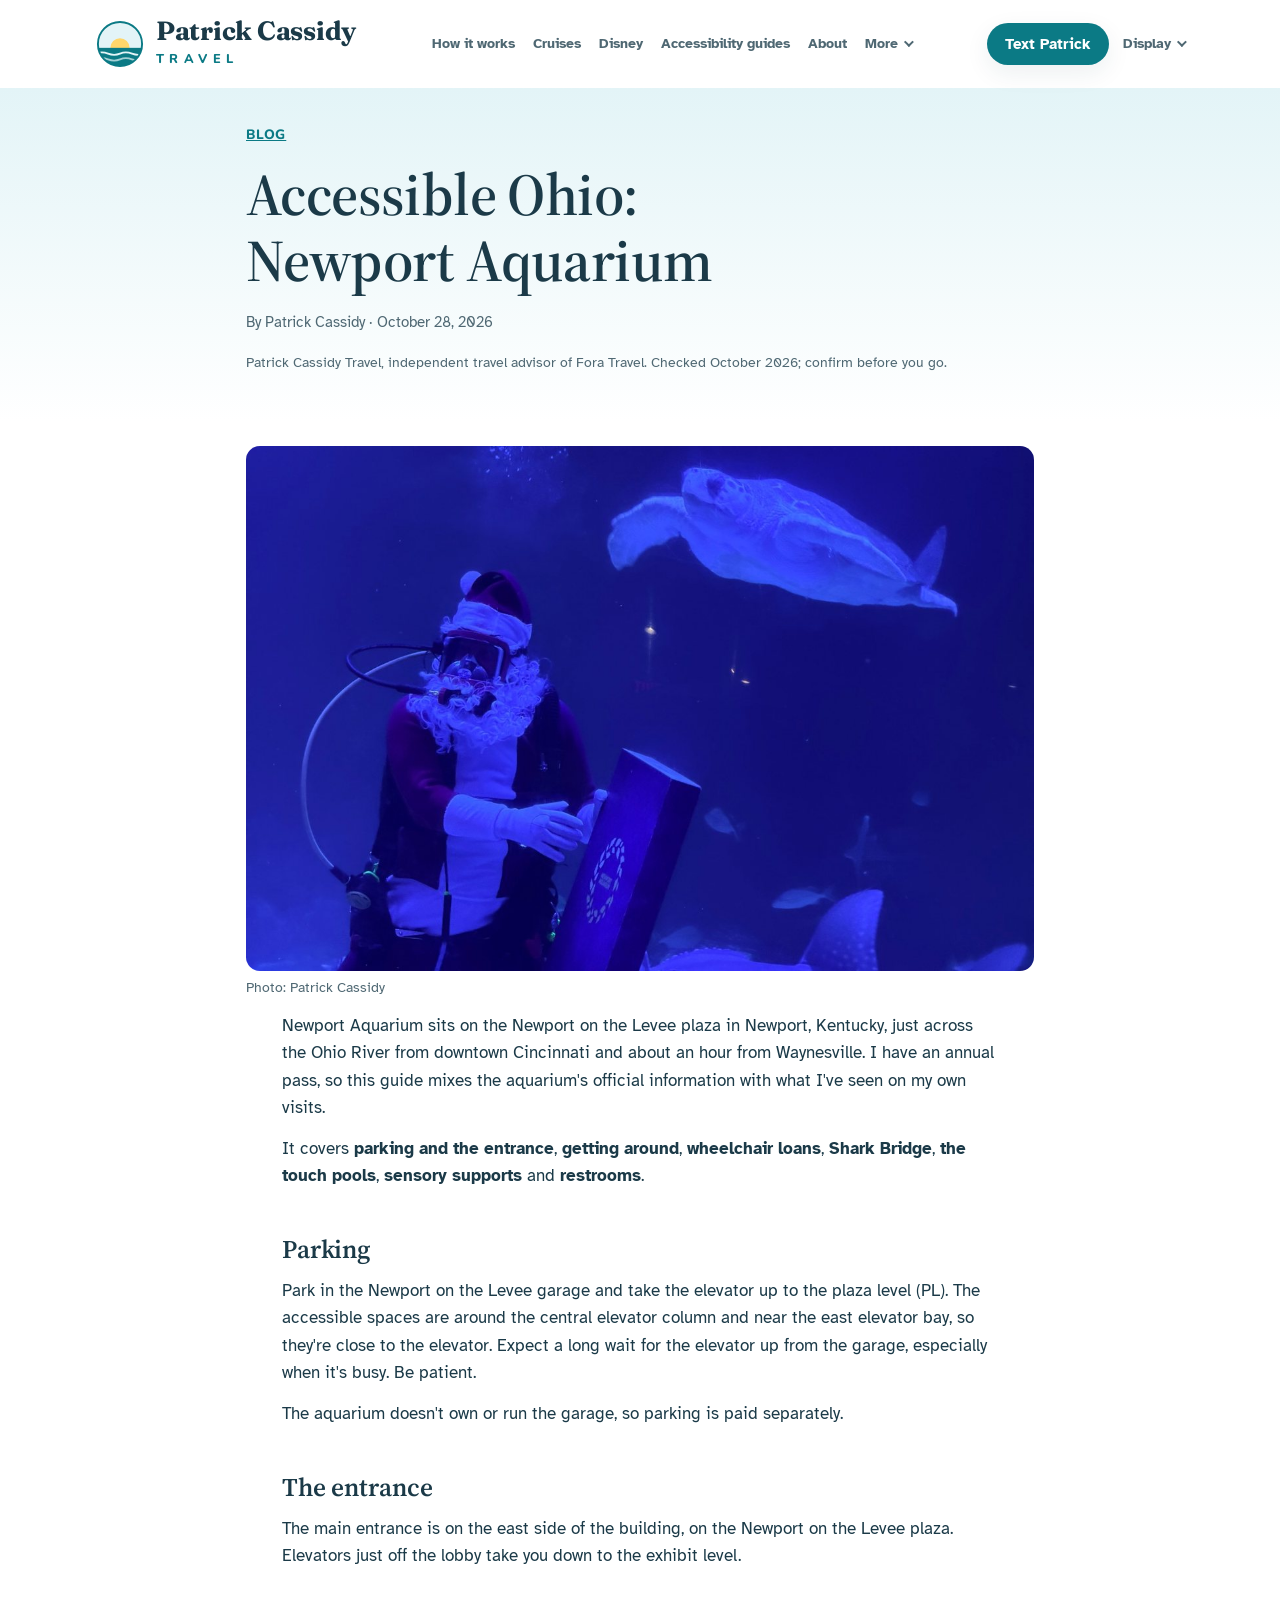
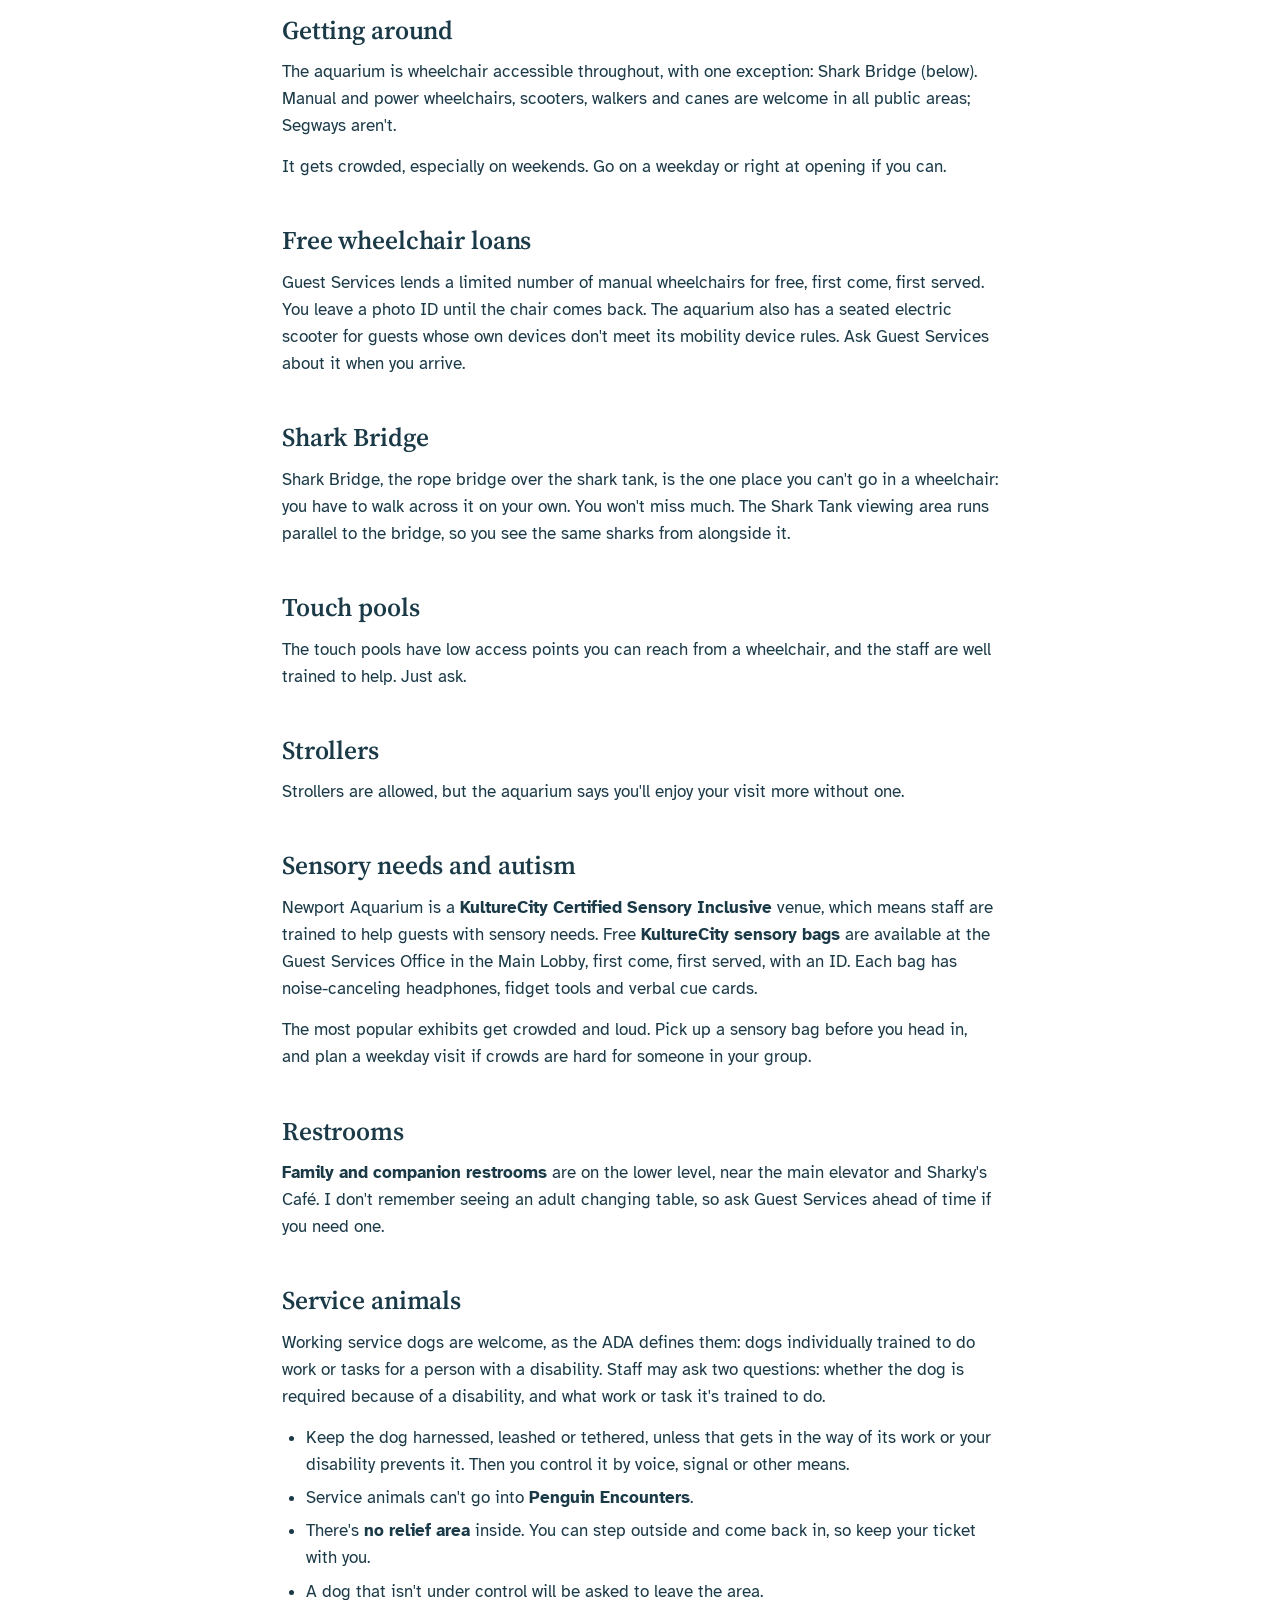
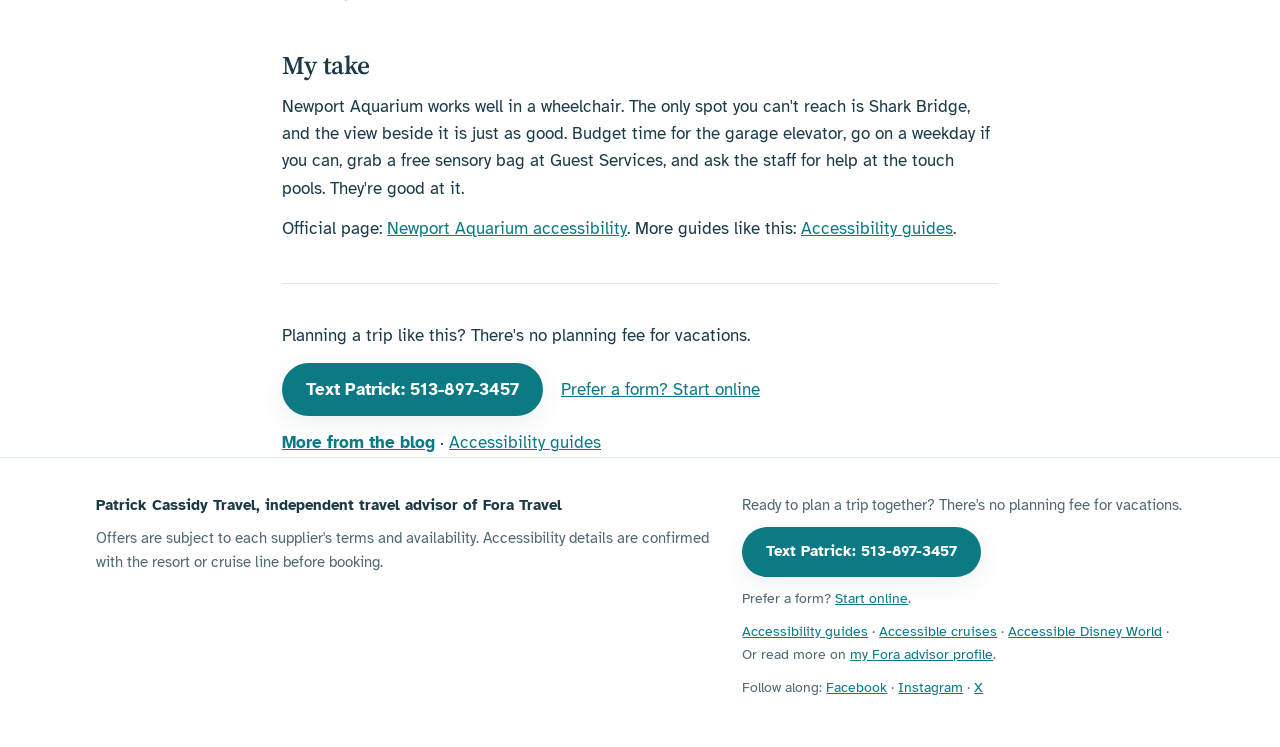
<file: blog/accessible-ohio-newport-aquarium.html>
<!doctype html>
<html lang="en">
<head>
<meta charset="utf-8">
<meta name="viewport" content="width=device-width, initial-scale=1, viewport-fit=cover">
<meta name="description" content="Parking, the entrance, free wheelchair loans, Shark Bridge, touch pools and KultureCity sensory bags: a practical guide to Newport Aquarium.">
<title>Accessible Ohio: Newport Aquarium | Patrick Cassidy Travel</title>
<link rel="icon" href="img/brand/favicon.svg" type="image/svg+xml">
<link rel="apple-touch-icon" href="img/brand/apple-touch-icon.png">
<link rel="canonical" href="https://cassidytravel.org/blog/accessible-ohio-newport-aquarium.html">
<meta property="og:type" content="article">
<meta property="og:url" content="https://cassidytravel.org/blog/accessible-ohio-newport-aquarium.html">
<meta property="og:title" content="Accessible Ohio: Newport Aquarium | Patrick Cassidy Travel">
<meta property="og:image" content="https://cassidytravel.org/img/blog/newport-aquarium-scuba-santa-og.jpg">
<meta property="og:description" content="Parking, the entrance, free wheelchair loans, Shark Bridge, touch pools and KultureCity sensory bags: a practical guide to Newport Aquarium.">
<link rel="alternate" type="application/rss+xml" title="Patrick Cassidy Travel blog" href="https://cassidytravel.org/blog/feed.xml">
<link rel="preconnect" href="https://fonts.googleapis.com">
<link rel="preconnect" href="https://fonts.gstatic.com" crossorigin>
<link rel="stylesheet" href="https://fonts.googleapis.com/css2?family=Atkinson+Hyperlegible:ital,wght@0,400;0,700;1,400&family=Nunito:wght@400;600;700;800&family=Fraunces:opsz,wght@9..144,700&family=Source+Serif+4:opsz,wght@8..60,600;8..60,700&display=swap">
<link rel="stylesheet" href="../styles.css">
</head>
<body>

<a class="skip" href="#main">Skip to content</a>

<header class="head">
  <div class="wrap">
    <a class="mark" href="../index.html"><svg class="mark-icon" viewBox="0 0 100 100" aria-hidden="true"><defs><clipPath id="mk"><circle cx="50" cy="50" r="46"/></clipPath></defs><circle cx="50" cy="50" r="46" fill="#E3F4F7"/><g clip-path="url(#mk)"><circle cx="50" cy="58" r="20" fill="#FFD66B"/><rect x="0" y="58" width="100" height="50" fill="#0B7A85"/><path d="M0 70 Q12 65 25 70 T50 70 T75 70 T100 70" stroke="#E3F4F7" stroke-width="3.5" fill="none"/><path d="M0 82 Q12 77 25 82 T50 82 T75 82 T100 82" stroke="#E3F4F7" stroke-width="3.5" fill="none" opacity=".7"/></g><circle cx="50" cy="50" r="46" fill="none" stroke="#0B7A85" stroke-width="4"/></svg><span class="mark-text"><b>Patrick Cassidy</b><span>Travel</span></span></a>
    <nav aria-label="Main"><ul class="nav">
      <li><a href="../index.html#how">How it works</a></li>
      <li><a href="../cruise-lines.html">Cruises</a></li>
      <li><a href="../accessible-disney-world.html">Disney</a></li>
      <li><a href="../guides.html"><span class="w-long">Accessibility guides</span><span class="w-short">Guides</span></a></li>
      <li class="hide-sm"><a href="../index.html#about">About</a></li>
      <li class="nav-more"><details><summary>More</summary><ul>
        <li><a href="../index.html#sales">Current offers</a></li>
        <li><a href="../index.html#favorites">Family favorites</a></li>
        <li><a href="../index.html#seasonal">What to book now</a></li>
        <li><a href="../index.html#drive">Drive trips</a></li>
        <li><a href="../index.html#quiz">Trip match</a></li>
        <li><a href="../index.html#finder">Accessible resorts</a></li>
        <li><a href="../accessible-cruises.html">Accessible cruises</a></li>
        <li><a href="../teams.html">Team travel</a></li>
        <li><a href="./" aria-current="page">Blog</a></li>
        <li class="show-sm"><a href="../index.html#about">About</a></li>
      </ul></details></li>
    </ul></nav>
    <div class="head-actions">
      <a class="btn btn-sm" href="../sms:+15138973457">Text Patrick</a>
      <details class="display"><summary aria-label="Display options"><span class="w-long">Display</span><span class="w-short" aria-hidden="true">Aa</span></summary>
        <div class="toggles" role="group" aria-label="Display options">
          <span class="has-tip"><button class="pill" id="t-calm" type="button" aria-pressed="false" aria-describedby="tip-calm">Calm mode</button><button class="tip-q" id="q-calm" type="button" aria-label="What does Calm mode do?" aria-expanded="false" aria-controls="tip-calm">?</button><span class="tip" id="tip-calm" role="tooltip">Stops animation and softens colors</span></span>
          <button class="pill" id="t-large" type="button" aria-pressed="false">Larger text</button>
        </div>
      </details>
    </div>
  </div>
</header>

<main id="main">
  <article class="post" aria-labelledby="post-h">
    <header class="page-hero">
      <div class="wrap">
        <p class="eyebrow"><a href="./">Blog</a></p>
        <h1 id="post-h">Accessible Ohio: Newport Aquarium</h1>
        <p class="post-meta">By Patrick Cassidy · <time datetime="2026-10-28">October 28, 2026</time></p>
        <p class="post-disclose">Patrick Cassidy Travel, independent travel advisor of Fora Travel. Checked October 2026; confirm before you go.</p>
      </div>
    </header>
    <figure class="post-figure wrap narrow"><img src="../img/blog/newport-aquarium-scuba-santa-1200.jpg" srcset="../img/blog/newport-aquarium-scuba-santa-800.jpg 800w, ../img/blog/newport-aquarium-scuba-santa-1200.jpg 1200w" sizes="(min-width: 860px) 820px, 100vw" width="1200" height="800" alt="A scuba diver dressed as Santa inside Newport Aquarium&#x27;s big tank, holding a sign, while a sea turtle swims overhead and a ray glides along the bottom."><figcaption>Photo: Patrick Cassidy</figcaption></figure>
    <div class="block"><div class="wrap narrow post-body">
<p>Newport Aquarium sits on the Newport on the Levee plaza in Newport, Kentucky, just across the Ohio River from downtown Cincinnati and about an hour from Waynesville. I have an annual pass, so this guide mixes the aquarium's official information with what I've seen on my own visits.</p>
<p>It covers <strong>parking and the entrance</strong>, <strong>getting around</strong>, <strong>wheelchair loans</strong>, <strong>Shark Bridge</strong>, <strong>the touch pools</strong>, <strong>sensory supports</strong> and <strong>restrooms</strong>.</p>
<h2 id="parking">Parking</h2>
<p>Park in the Newport on the Levee garage and take the elevator up to the plaza level (PL). The accessible spaces are around the central elevator column and near the east elevator bay, so they're close to the elevator. Expect a long wait for the elevator up from the garage, especially when it's busy. Be patient.</p>
<p>The aquarium doesn't own or run the garage, so parking is paid separately.</p>
<h2 id="the-entrance">The entrance</h2>
<p>The main entrance is on the east side of the building, on the Newport on the Levee plaza. Elevators just off the lobby take you down to the exhibit level.</p>
<h2 id="getting-around">Getting around</h2>
<p>The aquarium is wheelchair accessible throughout, with one exception: Shark Bridge (below). Manual and power wheelchairs, scooters, walkers and canes are welcome in all public areas; Segways aren't.</p>
<p>It gets crowded, especially on weekends. Go on a weekday or right at opening if you can.</p>
<h2 id="free-wheelchair-loans">Free wheelchair loans</h2>
<p>Guest Services lends a limited number of manual wheelchairs for free, first come, first served. You leave a photo ID until the chair comes back. The aquarium also has a seated electric scooter for guests whose own devices don't meet its mobility device rules. Ask Guest Services about it when you arrive.</p>
<h2 id="shark-bridge">Shark Bridge</h2>
<p>Shark Bridge, the rope bridge over the shark tank, is the one place you can't go in a wheelchair: you have to walk across it on your own. You won't miss much. The Shark Tank viewing area runs parallel to the bridge, so you see the same sharks from alongside it.</p>
<h2 id="touch-pools">Touch pools</h2>
<p>The touch pools have low access points you can reach from a wheelchair, and the staff are well trained to help. Just ask.</p>
<h2 id="strollers">Strollers</h2>
<p>Strollers are allowed, but the aquarium says you'll enjoy your visit more without one.</p>
<h2 id="sensory-needs-and-autism">Sensory needs and autism</h2>
<p>Newport Aquarium is a <strong>KultureCity Certified Sensory Inclusive</strong> venue, which means staff are trained to help guests with sensory needs. Free <strong>KultureCity sensory bags</strong> are available at the Guest Services Office in the Main Lobby, first come, first served, with an ID. Each bag has noise-canceling headphones, fidget tools and verbal cue cards.</p>
<p>The most popular exhibits get crowded and loud. Pick up a sensory bag before you head in, and plan a weekday visit if crowds are hard for someone in your group.</p>
<h2 id="restrooms">Restrooms</h2>
<p><strong>Family and companion restrooms</strong> are on the lower level, near the main elevator and Sharky's Café. I don't remember seeing an adult changing table, so ask Guest Services ahead of time if you need one.</p>
<h2 id="service-animals">Service animals</h2>
<p>Working service dogs are welcome, as the ADA defines them: dogs individually trained to do work or tasks for a person with a disability. Staff may ask two questions: whether the dog is required because of a disability, and what work or task it's trained to do.</p>
<ul><li>Keep the dog harnessed, leashed or tethered, unless that gets in the way of its work or your disability prevents it. Then you control it by voice, signal or other means.</li><li>Service animals can't go into <strong>Penguin Encounters</strong>.</li><li>There's <strong>no relief area</strong> inside. You can step outside and come back in, so keep your ticket with you.</li><li>A dog that isn't under control will be asked to leave the area.</li></ul>
<h2 id="my-take">My take</h2>
<p>Newport Aquarium works well in a wheelchair. The only spot you can't reach is Shark Bridge, and the view beside it is just as good. Budget time for the garage elevator, go on a weekday if you can, grab a free sensory bag at Guest Services, and ask the staff for help at the touch pools. They're good at it.</p>
<p>Official page: <a href="https://www.newportaquarium.com/plan-your-visit/accessibility/" target="_blank" rel="noopener">Newport Aquarium accessibility<span class="sr-only"> (opens in a new tab)</span></a>. More guides like this: <a href="../guides.html">Accessibility guides</a>.</p>
      <div class="post-cta">
        <p>Planning a trip like this? There's no planning fee for vacations.</p>
        <p class="cta-row"><a class="btn" href="sms:+15138973457">Text Patrick: 513-897-3457</a> <a href="https://secure.foratravel.com/intake/AOaJHvy4Ll" target="_blank" rel="noopener">Prefer a form? Start online<span class="sr-only"> (opens in a new tab)</span></a></p>
        <p><a class="back" href="./">More from the blog</a> · <a href="../guides.html">Accessibility guides</a></p>
      </div>
    </div></div>
  </article>
</main>

<footer class="foot">
  <div class="wrap">
    <div>
      <p class="affil">Patrick Cassidy Travel, independent travel advisor of Fora Travel</p>
      <p style="margin-top:10px">Offers are subject to each supplier's terms and availability. Accessibility details are confirmed with the resort or cruise line before booking.</p>
    </div>
    <div>
      <p>Ready to plan a trip together? There's no planning fee for vacations.</p>
      <p style="margin-top:10px"><a class="btn" href="../sms:+15138973457">Text Patrick: 513-897-3457</a></p>
      <p style="margin-top:10px;font-size:.9rem">Prefer a form? <a href="https://secure.foratravel.com/intake/AOaJHvy4Ll" target="_blank" rel="noopener">Start online<span class="sr-only"> (opens in a new tab)</span></a>.</p>
      <p style="margin-top:10px;font-size:.9rem"><a href="../guides.html">Accessibility guides</a> · <a href="../accessible-cruises.html">Accessible cruises</a> · <a href="../accessible-disney-world.html">Accessible Disney World</a> · Or read more on <a href="https://www.foratravel.com/advisor/patrick-cassidy" target="_blank" rel="noopener">my Fora advisor profile<span class="sr-only"> (opens in a new tab)</span></a>.</p>
      <p style="margin-top:10px;font-size:.9rem">Follow along: <a href="https://www.facebook.com/patrickcassidytravel" target="_blank" rel="noopener">Facebook<span class="sr-only"> (opens in a new tab)</span></a> · <a href="https://www.instagram.com/patrickcassidytravel/" target="_blank" rel="noopener">Instagram<span class="sr-only"> (opens in a new tab)</span></a> · <a href="https://x.com/PatrickCassidy" target="_blank" rel="noopener">X<span class="sr-only"> (opens in a new tab)</span></a></p>
    </div>
  </div>
</footer>

<script src="../site.js"></script>
</body>
</html>
</file>
<file: styles.css>
/* Layout: light and friendly. Sky-tinted bands alternate with white, rounded cards, a soft sun behind today's card. Light theme on purpose. */
:root{
  --bg:#FFFFFF; --bg-alt:#F1F8FA; --sky:#E3F4F7; --surface:#FFFFFF; --ink:#1B3A48; --ink-soft:#4F6873; --rule:#DCE9EE; --control:#768F99;
  --lake:#0B7A85; --lake-soft:#E3F4F5; --on-lake:#FFFFFF;
  --board:#FFFFFF; --board-ink:#C2462B; --board-text:#1B3A48; --board-dim:#5C7680; --board-rule:#DCE9EE;
  --good:#2C7A4B; --good-soft:#E3F3E8; --warn:#8E5708; --warn-soft:#FFF1D6;
  --sun:#FFD66B; --sun-soft:#FFF6DC;
  --note:#7A4B00; --note-bg:#FFF4DA;
  --shadow:0 8px 24px rgba(27,58,72,.08);
  --f-display:"Nunito","Atkinson Hyperlegible",system-ui,sans-serif;
  --f-body:"Atkinson Hyperlegible",system-ui,-apple-system,"Segoe UI",sans-serif;
  --f-mono:"Nunito","Atkinson Hyperlegible",system-ui,sans-serif;
  --f-brand:"Fraunces",Georgia,"Times New Roman",serif;
  --f-head:"Source Serif 4",Georgia,"Times New Roman",serif;
  --step--1:.9rem; --step-0:1.0625rem; --step-1:1.25rem; --step-2:1.6rem; --step-3:clamp(1.8rem,3.4vw,2.3rem); --step-4:clamp(2.3rem,5.4vw,3.7rem);
  --radius:16px;
  color-scheme:light;
}
:root[data-large]{font-size:135%}
:root:not([data-calm]){scroll-behavior:smooth}
:root[data-calm] *{animation:none!important;transition:none!important}
:root[data-calm]{--board-ink:#9A4A36}

body{background:var(--bg);color:var(--ink);font-family:var(--f-body);font-size:var(--step-0);line-height:1.6}
a{color:var(--lake)}
:focus-visible{outline:3px solid var(--lake);outline-offset:2px;border-radius:4px}
h1,h2,h3{font-family:var(--f-head);font-weight:600;text-wrap:balance;margin:0;line-height:1.12;letter-spacing:-.005em}
p{margin:0}
.wrap{max-width:1120px;margin:0 auto;padding-left:max(16px,env(safe-area-inset-left,0px));padding-right:max(16px,env(safe-area-inset-right,0px))}
.skip{position:absolute;left:-9999px}
.sr-only{position:absolute;width:1px;height:1px;padding:0;margin:-1px;overflow:hidden;clip:rect(0,0,0,0);white-space:nowrap;border:0}
.cost{margin-top:18px;max-width:52ch;background:var(--sun-soft);border-radius:12px;padding:12px 16px}
.cost b{font-family:var(--f-display)}
.cta-note{font-size:.9rem;color:var(--ink-soft);margin-top:10px;max-width:52ch}
.show-all{margin-top:16px}
@media (max-width:600px){:root[data-large] .rings{display:none}}
.skip:focus{left:16px;top:16px;background:var(--surface);padding:8px 12px;z-index:10}
.eyebrow{font-family:var(--f-display);font-weight:800;font-size:.85rem;letter-spacing:.06em;text-transform:uppercase;color:var(--lake)}

/* header */
.head .wrap{display:flex;flex-wrap:wrap;gap:14px 28px;align-items:center;justify-content:space-between;padding-block:18px}
.mark{display:flex;align-items:center;gap:12px;text-decoration:none;color:var(--ink)}
.mark-icon{width:48px;height:48px;flex:0 0 auto}
.mark-text{display:flex;flex-direction:column}
.mark b{font-family:var(--f-brand);font-weight:700;font-size:1.65rem;letter-spacing:-.01em;line-height:1;color:var(--ink)}
.mark-text span{font-family:var(--f-display);font-weight:800;font-size:.8rem;letter-spacing:.42em;text-transform:uppercase;color:var(--lake);margin-top:5px}
.nav{display:flex;flex-wrap:wrap;gap:4px 18px;list-style:none;margin:0;padding:0}
.nav a{color:var(--ink-soft);text-decoration:none;font-weight:700;font-size:var(--step--1);display:inline-block;padding-block:8px}
.nav a:hover{color:var(--lake)}
.toggles{display:flex;flex-wrap:wrap;gap:8px}
.pill{font:inherit;font-size:.85rem;color:var(--ink);background:var(--surface);border:1px solid var(--control);border-radius:999px;padding:6px 13px;cursor:pointer}
.pill[aria-pressed="true"]{background:var(--lake);color:var(--on-lake);border-color:var(--lake)}
.has-tip{position:relative;display:inline-flex;align-items:center;gap:6px}
.tip-q{font:inherit;font-weight:700;font-size:.85rem;width:34px;height:34px;border-radius:50%;border:1px solid var(--control);background:var(--surface);color:var(--lake);cursor:pointer;padding:0}
@media (hover:hover) and (pointer:fine){.tip-q{display:none}}
.tip{position:absolute;top:calc(100% + 8px);left:0;z-index:20;width:max-content;max-width:min(280px,calc(100vw - 32px));background:var(--ink);color:#FFFFFF;font-size:.8rem;line-height:1.4;padding:7px 11px;border-radius:8px;box-shadow:var(--shadow);visibility:hidden;opacity:0;transition:opacity .15s;pointer-events:none}
.has-tip:has(:focus-visible) .tip,.has-tip.open .tip{visibility:visible;opacity:1}
@media (hover:hover){.has-tip:hover .tip{visibility:visible;opacity:1}}

/* hero */
.hero .wrap{display:grid;grid-template-columns:minmax(0,1.15fr) minmax(0,.85fr);gap:44px;padding-block:36px 60px;align-items:start}
.hero h1{font-size:var(--step-4);font-weight:600;letter-spacing:-.01em;margin-top:10px;max-width:18ch}
.lede{font-size:var(--step-1);color:var(--ink-soft);max-width:48ch;margin-top:18px}
.cta-row{display:flex;flex-wrap:wrap;gap:12px 18px;align-items:center;margin-top:26px}
.btn{display:inline-block;background:var(--lake);color:var(--on-lake);font-weight:700;text-decoration:none;padding:13px 24px;border-radius:999px;box-shadow:var(--shadow);border:0;font:inherit;font-weight:700;cursor:pointer}
.btn:hover{filter:brightness(1.08)}
.cred-line{margin-top:26px;font-family:var(--f-mono);font-size:.9rem;color:var(--ink-soft);letter-spacing:.02em}
.today{position:relative;z-index:1;background:var(--surface);border:1px solid var(--rule);border-radius:var(--radius);box-shadow:var(--shadow);padding:24px;display:grid;gap:18px}
.today h2{font-size:var(--step-2);margin-top:6px}
.today .body{color:var(--ink-soft);margin-top:8px}
.today .more{font-weight:700;display:inline-block;margin-top:10px}
.tipbox{border-top:1px solid var(--rule);padding-top:16px}
.tipbox p{margin-top:6px}
.stamp{font-size:.82rem;color:var(--ink-soft)}

/* sections */
.hero{background:linear-gradient(180deg,var(--sky) 0%,var(--bg) 100%)}
.hero .wrap{position:relative}
.hero .wrap::before{content:"";position:absolute;right:max(8px,4%);top:8px;width:150px;height:150px;border-radius:50%;background:var(--sun);opacity:.6;z-index:0;pointer-events:none}
@media (max-width:860px){.hero .wrap::before{display:none}}
.hero .wrap>div{position:relative;z-index:1}
#sales,#drive,#finder{background:var(--bg-alt)}
#favorites{background:var(--sun-soft)}
.fav-grid{display:grid;grid-template-columns:repeat(auto-fit,minmax(min(100%,420px),1fr));gap:18px}
.fav{background:var(--surface);border:1px solid var(--rule);border-radius:var(--radius);box-shadow:var(--shadow);padding:22px;display:flex;flex-direction:column;gap:12px}
.fav h3{font-size:var(--step-2)}
.fav .where{font-family:var(--f-display);font-weight:700;color:var(--ink-soft);font-size:.9rem}
.fav dl{margin:0;display:grid;gap:10px}
.fav dt{font-family:var(--f-display);font-weight:800;font-size:.8rem;letter-spacing:.06em;text-transform:uppercase;color:var(--lake)}
.fav dd{margin:2px 0 0;color:var(--ink)}
.fav .btn{align-self:flex-start;margin-top:auto}
#drive .ring-label,#drive .dest span{background:var(--bg-alt)}
section.block>.wrap{padding-block:56px}
.sec-head{display:grid;gap:10px;margin-bottom:28px;max-width:64ch}
.sec-head h2{font-size:var(--step-3);font-weight:600;letter-spacing:-.01em}
.sec-head p{color:var(--ink-soft)}

/* departures board */
.board{background:var(--board);color:var(--board-text);border:1px solid var(--rule);border-radius:var(--radius);box-shadow:var(--shadow);overflow:hidden;list-style:none;margin:0;padding:0}
.board li{display:grid;grid-template-columns:9.5rem minmax(0,1fr) minmax(0,1.1fr);gap:12px 28px;padding:20px 22px;border-top:1px solid var(--board-rule)}
.board li:first-child{border-top:0}
.board .hdr{font-family:var(--f-mono);font-size:.8rem;letter-spacing:.12em;text-transform:uppercase;color:var(--board-dim);padding-block:14px}
.when{display:flex;flex-direction:column;font-family:var(--f-mono)}
.when-label{font-size:.8rem;letter-spacing:.1em;text-transform:uppercase;color:var(--board-dim)}
.count{font-size:2.1rem;font-weight:800;color:var(--board-ink);line-height:1.15;font-variant-numeric:tabular-nums}
.when-unit{font-size:.8rem;color:var(--board-dim)}
.what{display:flex;flex-direction:column;gap:4px;min-width:0}
.brand{font-family:var(--f-mono);font-weight:800;font-size:.8rem;letter-spacing:.08em;text-transform:uppercase;color:var(--lake)}
.what .title{font-family:var(--f-head);font-weight:600;font-size:var(--step-1);line-height:1.25}
.terms{font-size:.85rem;color:var(--board-dim)}
.why{min-width:0;font-size:.97rem}
.why-label{display:block;font-family:var(--f-mono);font-size:.8rem;letter-spacing:.1em;text-transform:uppercase;color:var(--board-dim);margin-bottom:4px}
@media (min-width:761px){.board .why-label{display:none}}
.board-foot{font-size:.88rem;color:var(--ink-soft);margin-top:14px;max-width:70ch}
@media (max-width:760px){
  .board li{grid-template-columns:1fr;gap:10px}
  .board .hdr{display:none}
  .when{flex-direction:row;align-items:baseline;gap:8px}
}

/* seasonal */
.months{display:flex;gap:6px;overflow-x:auto;padding-bottom:8px;margin-bottom:22px}
.mbtn{flex:0 0 auto;font-family:var(--f-mono);font-weight:700;font-size:.9rem;background:var(--surface);color:var(--ink);border:1px solid var(--control);border-radius:14px;padding:8px 12px;cursor:pointer;display:flex;flex-direction:column;align-items:center;gap:2px;min-width:4.2rem}
.mbtn small{font-size:.8rem;color:var(--ink-soft);letter-spacing:.06em;text-transform:uppercase}
.mbtn[aria-pressed="true"]{background:var(--lake);border-color:var(--lake);color:var(--on-lake)}
.mbtn[aria-pressed="true"] small{color:var(--on-lake)}
.season-title{font-family:var(--f-head);font-size:var(--step-1);margin-bottom:14px}
.cards2{display:grid;grid-template-columns:repeat(auto-fit,minmax(260px,1fr));gap:18px}
@media (max-width:700px){.cards2{grid-template-columns:1fr}}
.card{background:var(--surface);border:1px solid var(--rule);border-radius:var(--radius);padding:20px;display:flex;flex-direction:column;gap:8px}
.card h3{font-size:var(--step-1)}
.card p{color:var(--ink-soft)}
.tags{display:flex;flex-wrap:wrap;gap:6px;margin-top:auto;padding-top:6px}
.tag{font-family:var(--f-mono);font-weight:700;font-size:.8rem;letter-spacing:.02em;background:var(--sun-soft);color:var(--ink);border-radius:999px;padding:3px 10px}

/* drive rings */
.drive{display:grid;grid-template-columns:minmax(0,1fr) minmax(0,1fr);gap:36px;align-items:start}
@media (max-width:860px){.drive{grid-template-columns:1fr}}
.rings{position:relative;width:100%;max-width:520px;aspect-ratio:1/1;margin-inline:auto}
.ring{position:absolute;left:50%;top:50%;border:2px dashed #BFDDE4;border-radius:50%;transform:translate(-50%,-50%)}
.ring-label{position:absolute;left:50%;transform:translate(-50%,-50%);font-family:var(--f-mono);font-size:.8rem;letter-spacing:.06em;text-transform:uppercase;color:var(--ink-soft);background:var(--bg);padding:0 6px;white-space:nowrap}
.home{position:absolute;left:50%;top:50%;transform:translate(-50%,-50%);display:flex;flex-direction:column;align-items:center;gap:2px;font-family:var(--f-mono);font-size:.8rem;color:var(--ink-soft);text-align:center}
.home i{width:18px;height:18px;border-radius:50%;background:var(--lake);box-shadow:0 0 0 6px var(--lake-soft);display:block}
.dest{position:absolute;transform:translate(-14px,-50%);background:none;border:0;padding:8px;cursor:pointer;display:flex;align-items:center;gap:5px;font:inherit;font-size:.8rem;font-weight:700;color:var(--ink);white-space:nowrap}
.dest i{width:14px;height:14px;border-radius:50%;background:var(--sun);border:2.5px solid var(--lake);flex:0 0 auto}
.dest.left{flex-direction:row-reverse;transform:translate(calc(-100% + 14px),-50%)}
.dest[aria-pressed="true"] i{background:var(--lake)}
.dest[aria-pressed="true"] span{color:var(--lake)}
.dest span{display:none;background:var(--bg);padding:0 4px;border-radius:4px}
.dest[aria-pressed="true"],.dest:hover,.dest:focus-visible{z-index:2}
.dest[aria-pressed="true"] span,.dest:hover span,.dest:focus-visible span{display:inline}
.ring-groups{display:grid;gap:16px}
.ring-groups h3{font-family:var(--f-mono);font-size:.8rem;letter-spacing:.1em;text-transform:uppercase;color:var(--ink-soft);font-weight:600}
.gbtns{display:flex;flex-wrap:wrap;gap:6px;margin-top:6px}
.drive-detail{margin-top:20px}
.verify{font-family:var(--f-mono);font-size:.8rem;color:var(--warn);background:var(--warn-soft);border-radius:999px;padding:3px 10px;align-self:flex-start}

/* finder */
.filters{min-width:0;display:flex;flex-wrap:wrap;gap:10px 22px;align-items:center;border:1px solid var(--rule);border-radius:var(--radius);padding:14px 18px;margin:0 0 14px;background:var(--surface)}
.filters legend{font-family:var(--f-mono);font-size:.8rem;letter-spacing:.1em;text-transform:uppercase;color:var(--ink-soft);padding:0 6px}
.filters label{display:flex;flex-wrap:wrap;align-items:center;gap:8px;cursor:pointer;min-width:0}
.filters select{max-width:100%}
.filters input[type=checkbox]{width:1.1rem;height:1.1rem;accent-color:var(--lake)}
.filters select{font:inherit;padding:4px 8px;border-radius:6px;border:1px solid var(--rule);background:var(--bg);color:var(--ink)}
.count-line{color:var(--ink-soft);font-size:.92rem;margin-bottom:16px}
.results{display:grid;grid-template-columns:repeat(auto-fill,minmax(270px,1fr));gap:16px}
.rcard{background:var(--surface);border:1px solid var(--rule);border-radius:var(--radius);padding:18px;display:flex;flex-direction:column;gap:10px}
.rcard h3{font-size:1.15rem}
.rmeta{font-family:var(--f-mono);font-size:.8rem;color:var(--ink-soft);letter-spacing:.03em}
.verdict{align-self:flex-start;font-size:.8rem;font-weight:700;border-radius:999px;padding:3px 10px}
.verdict.top{background:var(--good-soft);color:var(--good)}
.verdict.plan{background:var(--warn-soft);color:var(--warn)}
.facts{display:grid;grid-template-columns:auto 1fr;gap:3px 14px;margin:0;font-size:.9rem}
.facts dt{color:var(--ink-soft)}
.facts dd{margin:0;font-weight:700;font-variant-numeric:tabular-nums}
.rcard p{font-size:.92rem;color:var(--ink-soft)}
.empty{padding:24px;border:1px dashed var(--rule);border-radius:var(--radius);color:var(--ink-soft)}

/* quiz */
.quiz{display:grid;gap:18px;max-width:780px}
.quiz fieldset{border:0;padding:0;margin:0}
.quiz legend{font-weight:600;margin-bottom:8px;font-size:var(--step-1);font-family:var(--f-head)}
.opts{display:flex;flex-wrap:wrap;gap:8px}
.opts input{position:absolute;opacity:0;width:1px;height:1px}
.opts label{border:1px solid var(--rule);background:var(--surface);border-radius:999px;padding:8px 15px;cursor:pointer}
.opts input:checked+label{background:var(--lake);color:var(--on-lake);border-color:var(--lake)}
.opts input:focus-visible+label{outline:3px solid var(--lake);outline-offset:2px}
.qresult{background:var(--surface);border:1px solid var(--rule);border-radius:var(--radius);padding:22px;max-width:780px;margin-top:22px;display:grid;gap:10px}
.qresult h3{font-size:var(--step-2)}
.qresult p{color:var(--ink-soft)}
.qerr{color:var(--warn);font-weight:700}

/* about */
.about{display:grid;grid-template-columns:minmax(0,1fr) minmax(0,1.1fr);gap:48px}
@media (max-width:860px){.about{grid-template-columns:1fr;gap:32px}}
.bio p{font-size:var(--step-1);line-height:1.55;max-width:46ch}
.bio p+p{margin-top:16px}
.meet{display:flex;gap:14px;align-items:center;margin-top:22px;max-width:52ch}
.meet img{width:64px;height:64px;border-radius:50%;object-fit:cover;object-position:50% 20%;flex:0 0 auto;box-shadow:var(--shadow)}
.meet p{font-size:.97rem}
.headshot{display:block;width:200px;height:auto;border-radius:var(--radius);box-shadow:var(--shadow);margin-bottom:22px}
.cred-group+.cred-group{margin-top:22px}
.cred-group h3{font-family:var(--f-mono);font-size:.8rem;letter-spacing:.1em;text-transform:uppercase;color:var(--ink-soft);font-weight:600;padding-bottom:8px;border-bottom:1px solid var(--rule)}
.creds{list-style:none;margin:0;padding:0}
.creds li{display:grid;grid-template-columns:minmax(0,1fr) auto;gap:2px 14px;padding:10px 0;border-bottom:1px solid var(--rule)}
.cname{font-weight:700}
.cmeta{grid-column:1;font-size:.88rem;color:var(--ink-soft)}

/* footer */
.foot{border-top:1px solid var(--rule)}
.foot .wrap{padding-block:36px 48px;display:grid;grid-template-columns:minmax(0,1.4fr) minmax(0,1fr);gap:28px;font-size:.92rem;color:var(--ink-soft)}
@media (max-width:760px){.foot .wrap{grid-template-columns:1fr}}
.affil{display:flex;flex-wrap:wrap;align-items:center;gap:12px;color:var(--ink);font-weight:700}


@media (max-width:860px){
  .hero .wrap{grid-template-columns:1fr;gap:32px;padding-block:24px 44px}
}
*,*::before,*::after{box-sizing:border-box}
body{margin:0}
img{max-width:100%}
[hidden]{display:none!important}

/* who I plan for (home) */
.who-grid{display:grid;grid-template-columns:repeat(auto-fit,minmax(min(100%,240px),1fr));gap:16px}
.who{display:flex;flex-direction:column;gap:8px;background:var(--surface);border:1px solid var(--rule);border-radius:var(--radius);box-shadow:var(--shadow);padding:20px;text-decoration:none;color:var(--ink)}
.who h3{font-size:var(--step-1);color:var(--ink)}
.who p{color:var(--ink-soft);font-size:.97rem}
.who .go{margin-top:auto;padding-top:6px;font-weight:700;color:var(--lake)}
.who:hover h3,.who:focus-visible h3{color:var(--lake)}

/* audience pages */
.page-hero{background:linear-gradient(180deg,var(--sky) 0%,var(--bg) 100%)}
.page-hero .wrap{padding-block:36px 48px;display:grid;gap:16px;max-width:820px;margin-left:auto;margin-right:auto}
.page-hero h1{font-size:clamp(1.9rem,5.4vw,3.7rem);font-weight:600;letter-spacing:-.01em;max-width:18ch;hyphens:auto;overflow-wrap:break-word}
.narrow{max-width:820px;margin-left:auto;margin-right:auto}
.checks{list-style:none;margin:0;padding:0;display:grid;gap:14px}
.checks li{display:grid;grid-template-columns:auto minmax(0,1fr);gap:12px;align-items:start}
.checks li::before{content:"";width:12px;height:12px;margin-top:.5em;border-radius:50%;background:var(--lake);box-shadow:0 0 0 4px var(--lake-soft)}
.checks b{font-family:var(--f-display)}
.qa{display:grid;gap:10px}
.qa details{background:var(--surface);border:1px solid var(--rule);border-radius:12px;padding:14px 18px}
.qa summary{font-family:var(--f-display);font-weight:800;cursor:pointer}
.qa details p{margin-top:8px;color:var(--ink-soft)}
.back{font-weight:700}

/* accessibility guides page */
.g-jump{display:flex;flex-wrap:wrap;gap:8px;margin-top:6px}
.g-jump .pill{text-decoration:none;max-width:100%;white-space:normal}
.page-hero .wrap>*{min-width:0}
.g-place{font-size:var(--step-1);margin:26px 0 10px}
.g-place:first-of-type{margin-top:0}
.g-list{list-style:none;margin:0;padding:0;display:grid;gap:12px}
.g-list li{display:grid;gap:2px;padding:12px 16px;background:var(--surface);border:1px solid var(--rule);border-radius:12px}
.g-name{font-family:var(--f-display);font-weight:800}
.g-about{color:var(--ink-soft);font-size:.97rem}
.g-about a{font-weight:700}

/* blog */
.post-meta{color:var(--ink-soft);font-size:.95rem}
.post-disclose{color:var(--ink-soft);font-size:.9rem}
.post-body{max-width:68ch}
.post-body h2{font-size:var(--step-2,1.6rem);margin-top:1.8em;margin-bottom:.4em}
.post-body h3{margin-top:1.4em;margin-bottom:.3em}
.post-body p,.post-body ul,.post-body ol,.post-body blockquote{margin-top:.8em}
.post-body ul,.post-body ol{padding-left:1.4em}
.post-body li{margin-top:.35em}
.post-body blockquote{border-left:4px solid var(--lake);padding:.2em 0 .2em 1em;color:var(--ink-soft)}
.post-body a{overflow-wrap:anywhere}
.post-cta{margin-top:2.4em;padding-top:1.4em;border-top:1px solid var(--rule)}
.post-cta p{margin-top:.8em}
.post-list{list-style:none;margin:0;padding:0;display:grid;gap:16px}
.post-card{padding:18px 20px;background:var(--surface);border:1px solid var(--rule);border-radius:12px}
.post-card h2{font-size:1.3rem;margin:0}
.post-card a{text-decoration:none;color:inherit}
.post-card a:hover h2,.post-card a:focus-visible h2{text-decoration:underline}
.post-card p{margin-top:.4em}
.post-figure{margin-top:24px;margin-bottom:0}
.post-figure img{display:block;width:100%;height:auto;border-radius:14px}
.post-figure figcaption{margin-top:6px;font-size:.85rem;color:var(--ink-soft)}
.post-inline{margin:22px 0}
.post-inline img{display:block;width:100%;max-width:560px;height:auto;border-radius:12px}
.post-inline img[src*="accessibility-services"]{max-width:380px}
.post-inline figcaption{margin-top:6px;font-size:.85rem;color:var(--ink-soft)}

/* cruise line guide */
.cl .cl-note{max-width:70ch;margin:0;color:var(--ink-soft);font-size:0.875rem}
.cl .cl-tiers{display:flex;flex-wrap:wrap;gap:8px 18px;margin:14px 0 0;padding:0;list-style:none;font-size:0.875rem;color:var(--ink-soft)}
.cl .cl-tiers b{color:var(--ink);font-variant-numeric:tabular-nums}
.cl section{padding-block:32px}
.cl .cl-picker{display:flex;flex-wrap:wrap;gap:8px;margin:14px 0 6px}
.cl .cl-picker button{font:inherit;font-size:0.9375rem;border:1.5px solid var(--rule);background:var(--surface);color:var(--ink);border-radius:999px;padding:7px 14px;cursor:pointer}
.cl .cl-picker button[aria-pressed="true"]{background:var(--lake);border-color:var(--lake);color:var(--on-lake);font-weight:700}
.cl .cl-picker button:focus-visible, .cl .cl-tablewrap:focus-visible{outline:3px solid var(--sun);outline-offset:2px}
.cl #cl-count{font-size:0.875rem;color:var(--ink-soft);margin:4px 0 18px}
.cl .cl-grid{display:grid;grid-template-columns:repeat(auto-fill,minmax(min(100%,330px),1fr));gap:16px}
.cl .cl-card{background:var(--surface);border:1px solid var(--rule);border-radius:12px;padding:18px 18px 16px;display:flex;flex-direction:column;gap:10px;min-width:0}
.cl .cl-card-top{display:flex;justify-content:space-between;align-items:baseline;gap:10px}
.cl .cl-card h3{font-family:var(--f-head);font-weight:600;font-size:1.375rem;margin:0;line-height:1.2}
.cl .cl-price{font-family:var(--f-display);font-weight:800;font-size:1.125rem;color:var(--lake);letter-spacing:.06em;white-space:nowrap;font-variant-numeric:tabular-nums}
.cl .cl-price .cl-off{color:var(--rule)}
.cl .cl-vibe{margin:0;color:var(--ink-soft);font-size:0.9375rem}
.cl .cl-card dl{margin:0;display:grid;gap:8px}
.cl .cl-card dt{font-size:0.75rem;font-weight:700;letter-spacing:.1em;text-transform:uppercase;color:var(--ink-soft)}
.cl .cl-card dd{margin:0;font-size:0.9375rem}
.cl .cl-know{background:var(--bg-alt);border-radius:8px;padding:8px 10px;font-size:0.875rem}
.cl .cl-know b{color:var(--ink)}
.cl .cl-cred{margin-top:auto;font-size:0.8125rem;color:var(--ink-soft);border-top:1px solid var(--rule);padding-top:10px}
.cl .cl-cred b{color:var(--lake)}
.cl .cl-tablewrap{overflow-x:auto;border:1px solid var(--rule);border-radius:12px;background:var(--surface);margin-top:14px}
.cl table{border-collapse:collapse;min-width:1100px;font-size:0.875rem}
.cl th, .cl td{text-align:left;vertical-align:top;padding:10px 12px;border-bottom:1px solid var(--rule)}
.cl thead th{font-family:var(--f-display);font-weight:800;font-size:0.9375rem;background:var(--sky);position:sticky;top:0}
.cl tbody th{font-size:0.75rem;letter-spacing:.08em;text-transform:uppercase;color:var(--ink-soft);background:var(--surface);position:sticky;left:0;min-width:120px;border-right:1px solid var(--rule)}
.cl td.cl-p{font-family:var(--f-display);font-weight:800;color:var(--lake);font-variant-numeric:tabular-nums}
.cl tr:last-child th, .cl tr:last-child td{border-bottom:0}
.cl .cl-alaska{background:var(--surface);border-block:1px solid var(--rule)}
.cl .cl-ak-intro{display:grid;grid-template-columns:minmax(0,1.3fr) minmax(0,1fr);gap:24px;align-items:start}
.cl .cl-ak-intro figure{margin:0}
.cl .cl-ak-intro img{border-radius:12px;display:block;width:100%;height:auto}
.cl .cl-ak-intro figcaption{font-size:0.8125rem;color:var(--ink-soft);margin-top:6px}
.cl .cl-ak-tips{margin:12px 0 0;padding-left:20px;display:grid;gap:6px}
.cl .cl-ak-table{min-width:820px}
.cl .cl-ak-table td:first-child{font-weight:700;white-space:nowrap}
.cl .cl-yes{color:var(--lake);font-weight:700}
@media (max-width:760px){.cl .cl-ak-intro{grid-template-columns:minmax(0,1fr)}}
@media (prefers-reduced-motion:no-preference){.cl .cl-card{transition:opacity .15s}}
.cl h2{font-size:var(--step-3);font-weight:600;margin:0 0 6px}
.cl .cl-alaska .lede{margin-top:10px}
.cl .cl-more{background:var(--sun-soft);border-radius:12px;padding:20px 22px;display:grid;gap:10px;max-width:820px}
.cl .cl-more ul{margin:0;padding-left:20px;display:grid;gap:6px}

/* header, menu and "how we plan together" (2026-11 refresh) */
.nav{align-items:center}
.nav-more{position:relative}
.nav-more summary,.display summary{list-style:none;cursor:pointer;font-weight:700;font-size:var(--step--1);color:var(--ink-soft);padding-block:8px;display:inline-flex;align-items:center;gap:6px}
.nav-more summary::-webkit-details-marker,.display summary::-webkit-details-marker{display:none}
.nav-more summary::after,.display summary::after{content:"";width:7px;height:7px;border-right:2px solid currentColor;border-bottom:2px solid currentColor;transform:rotate(45deg) translateY(-2px)}
.nav-more[open] summary::after,.display[open] summary::after{transform:rotate(-135deg) translateY(-1px)}
.nav-more summary:hover,.display summary:hover{color:var(--lake)}
.nav-more ul{position:absolute;right:0;top:calc(100% + 6px);z-index:30;list-style:none;margin:0;padding:8px;min-width:220px;background:var(--surface);border:1px solid var(--rule);border-radius:12px;box-shadow:var(--shadow)}
.nav-more ul a{display:block;padding:8px 10px;border-radius:8px}
.nav-more ul a:hover{background:var(--sky)}
.head-actions{display:flex;align-items:center;gap:14px}
.display{position:relative}
.display .toggles{position:absolute;right:0;top:calc(100% + 6px);z-index:30;background:var(--surface);border:1px solid var(--rule);border-radius:12px;box-shadow:var(--shadow);padding:10px;width:max-content}
.btn-sm{padding:9px 18px;font-size:.95rem}
.w-short{display:none}
.show-sm{display:none}
@media (max-width:760px){.show-sm{display:block}}
@media (max-width:760px){.w-long{display:none}.w-short{display:inline}}
@media (max-width:760px){
  .head .wrap{gap:10px 16px;padding-block:14px}
  .mark-icon{width:40px;height:40px}
  .mark b{font-size:1.35rem}
  .head nav{order:3;width:100%}
  .nav{gap:0 14px}
  .head-actions{order:2;gap:8px}
  .hide-sm{display:none}
  .nav-more ul{right:auto;left:0}
  .display .toggles{right:0}
}
@media (max-width:420px){.head .wrap{column-gap:10px}.head-actions .btn-sm{padding:8px 12px;font-size:.88rem}.head .mark b{font-size:1.12rem}.head .mark-text span{font-size:.7rem;letter-spacing:.36em}.head .mark-icon{width:34px;height:34px}.head .mark{gap:8px}.head-actions{gap:4px}}
.how .steps{list-style:none;margin:26px 0 0;padding:0;display:grid;grid-template-columns:repeat(4,minmax(0,1fr));gap:18px}
.how .steps li{background:var(--surface);border:1px solid var(--rule);border-radius:var(--radius);padding:20px 18px;box-shadow:var(--shadow);display:flex;flex-direction:column;gap:8px}
.how .step-n{font-family:var(--f-head);font-weight:700;font-size:1.6rem;line-height:1;color:var(--lake);width:44px;height:44px;border-radius:50%;background:var(--lake-soft);display:flex;align-items:center;justify-content:center}
.how .steps h3{font-size:var(--step-1)}
.how .steps p{color:var(--ink-soft)}
.how-cta{display:flex;flex-wrap:wrap;align-items:center;gap:12px 18px;margin-top:24px;color:var(--ink-soft)}
@media (max-width:960px){.how .steps{grid-template-columns:repeat(2,minmax(0,1fr))}}
@media (max-width:560px){.how .steps{grid-template-columns:minmax(0,1fr)}}
</file>
